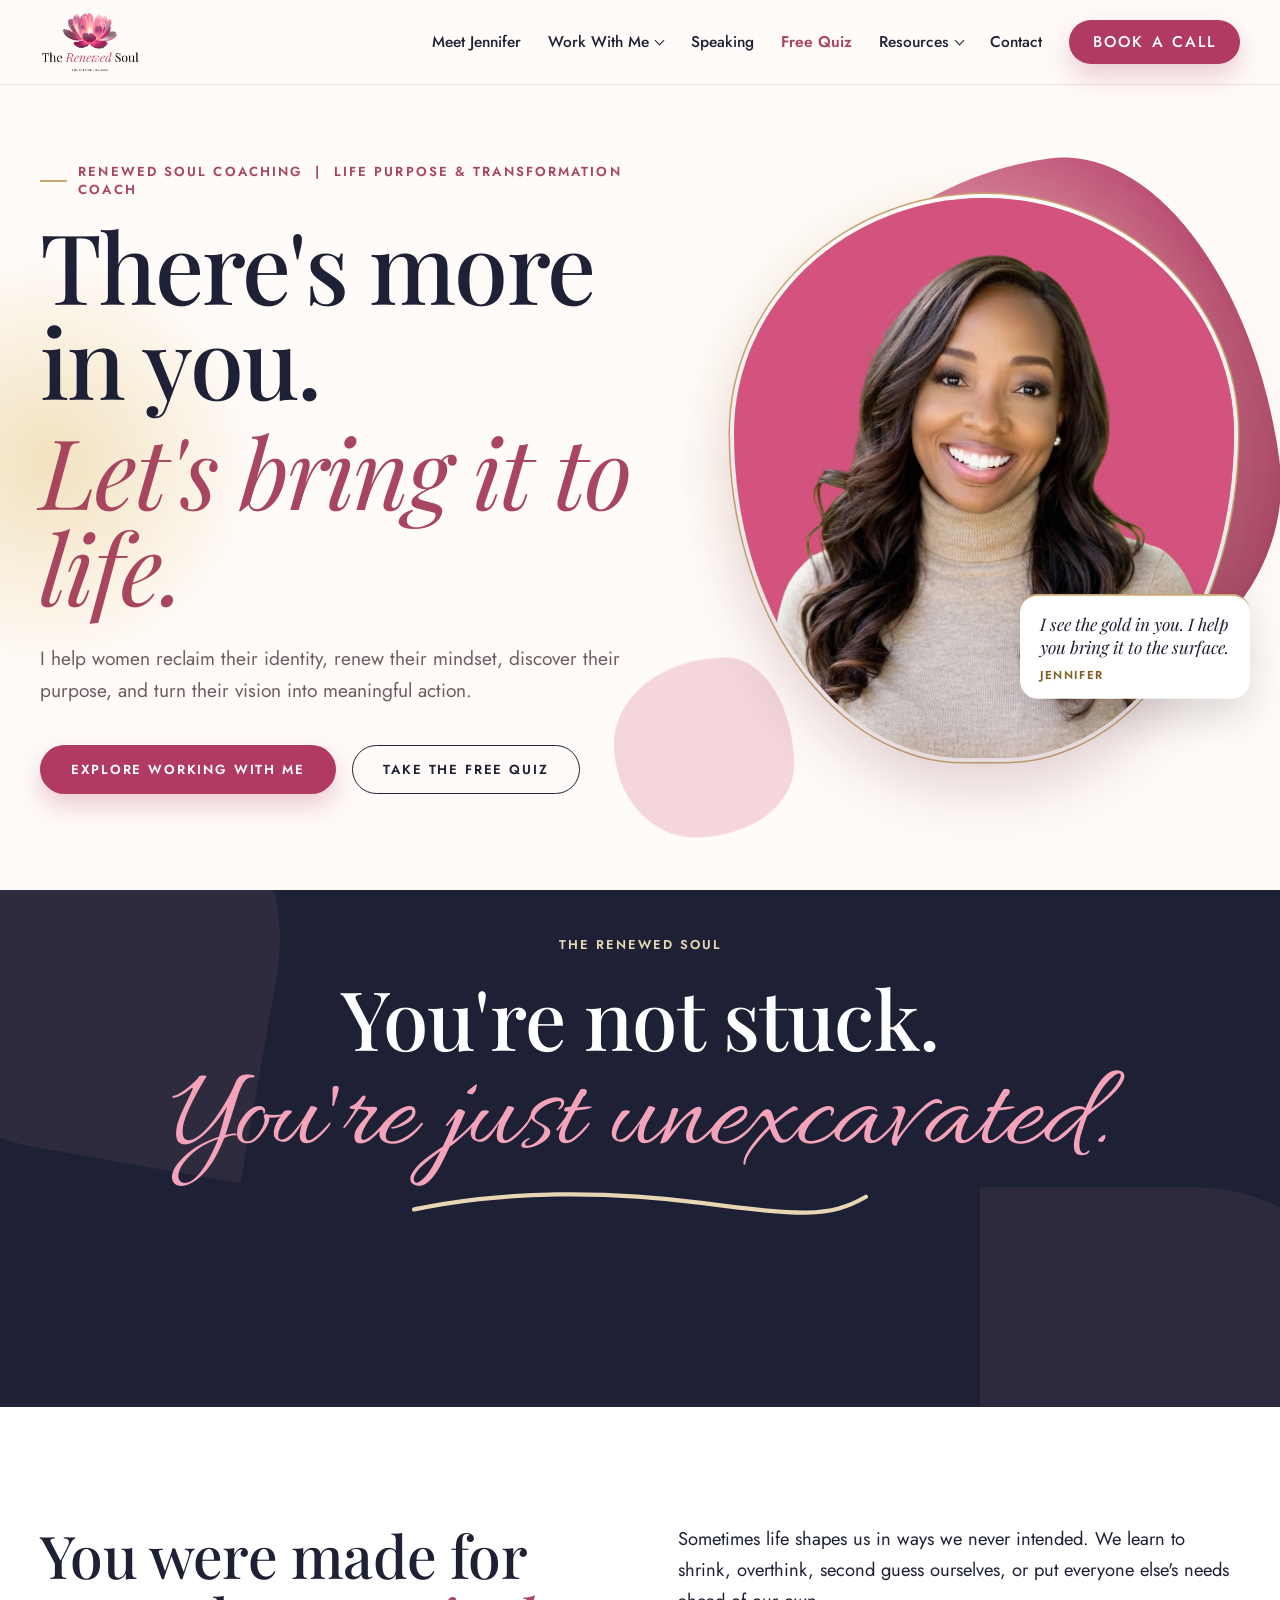
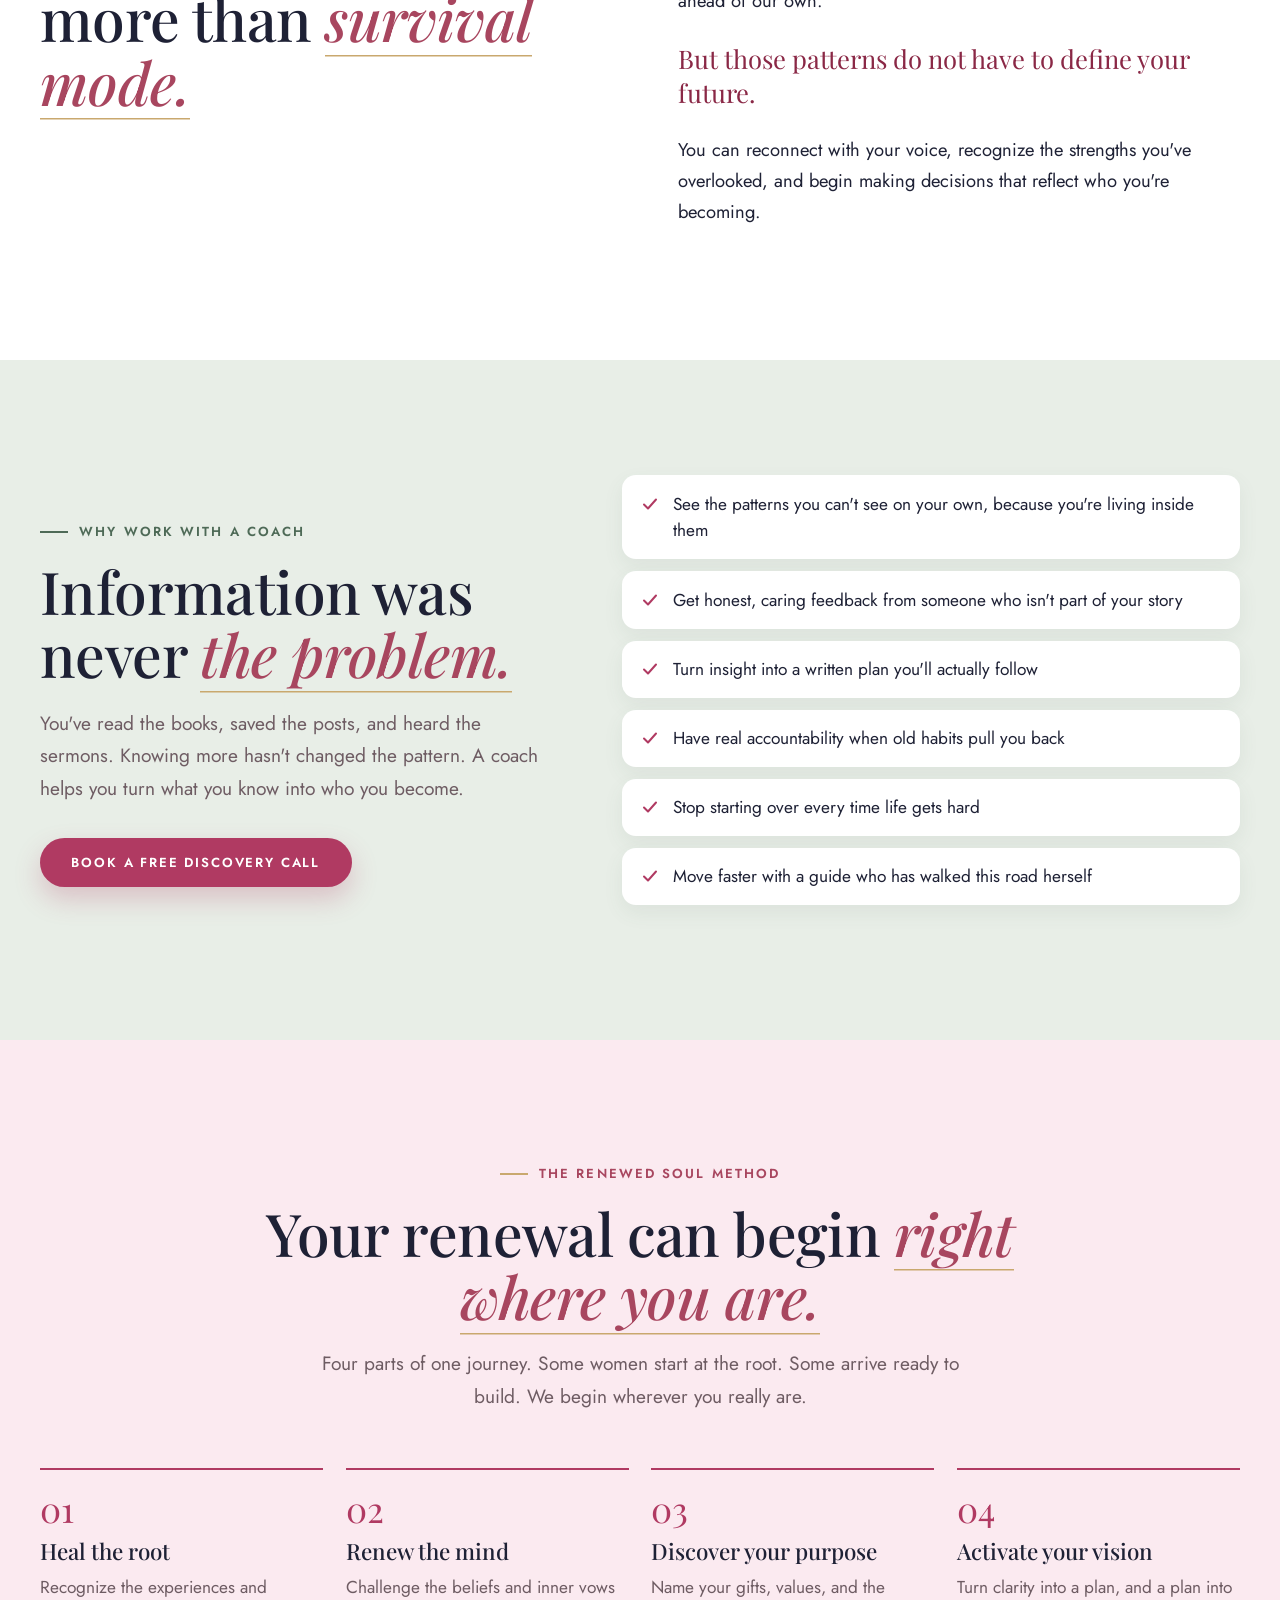
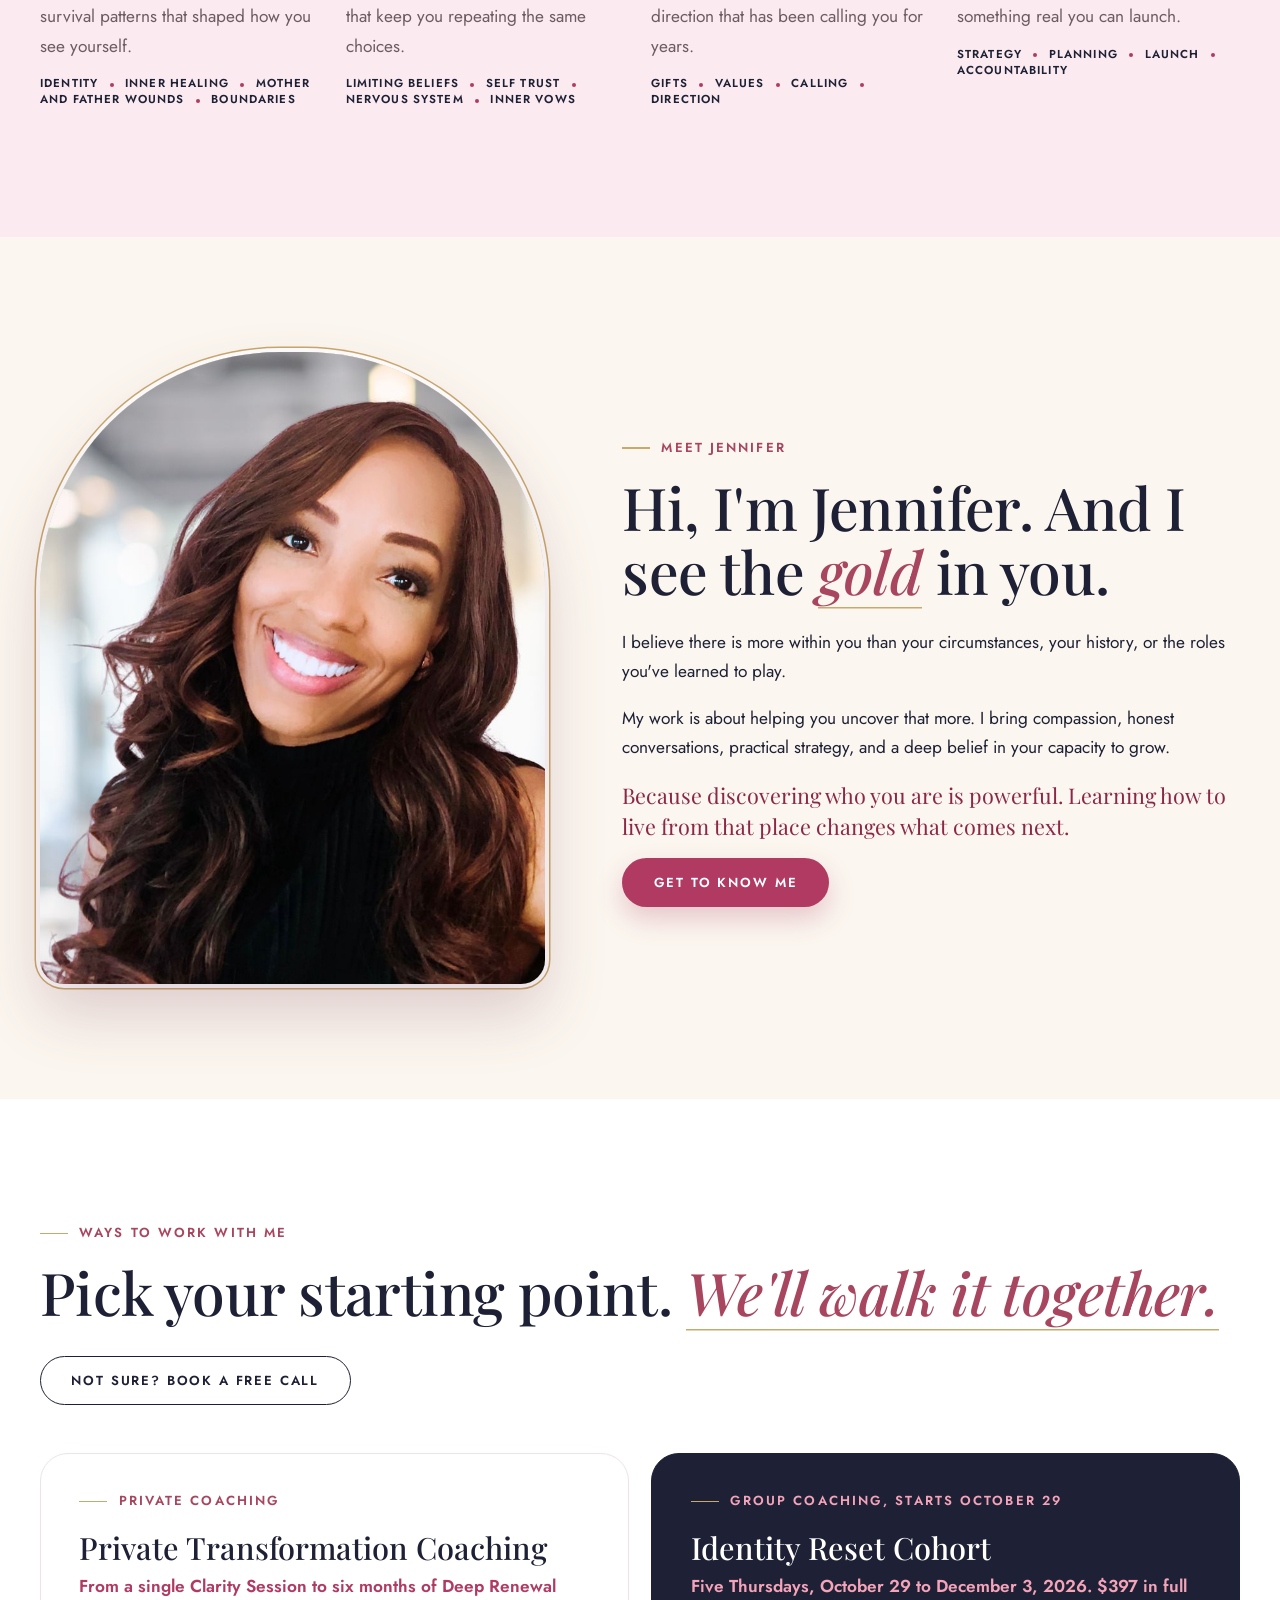
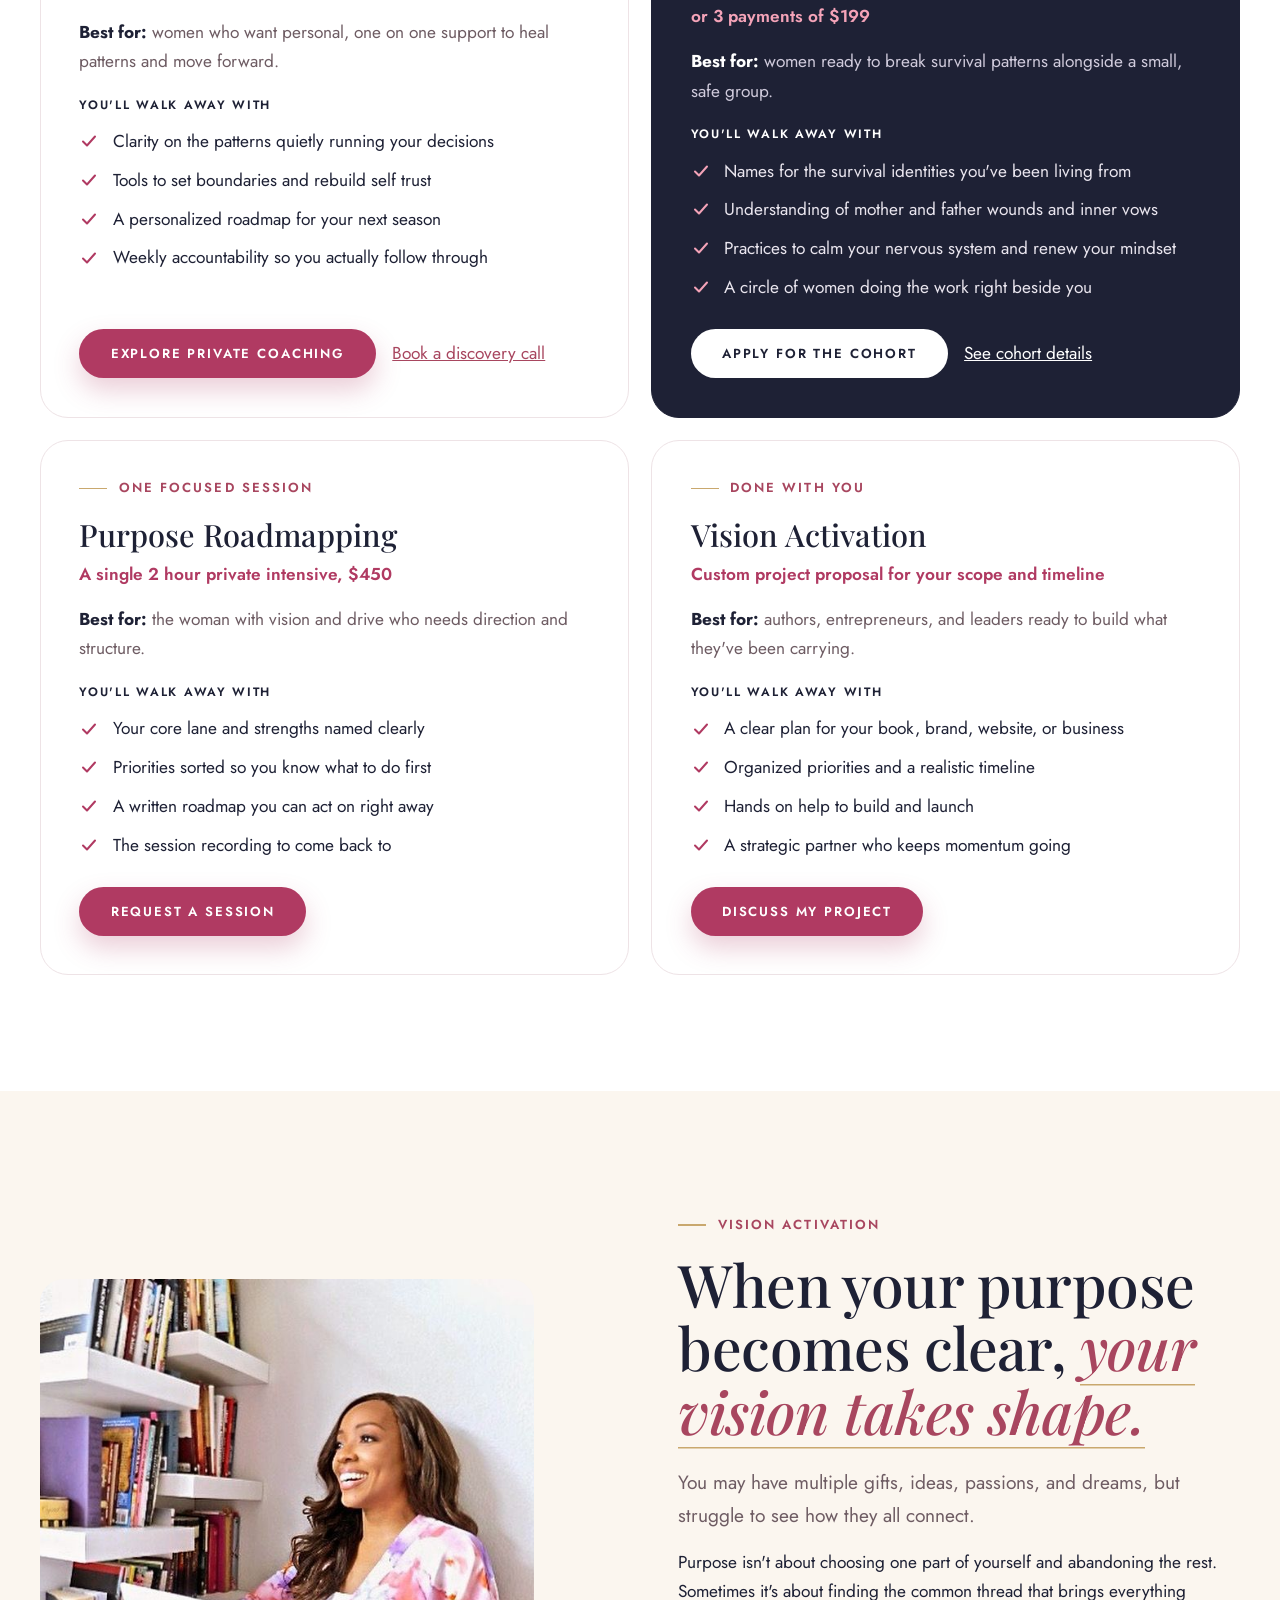
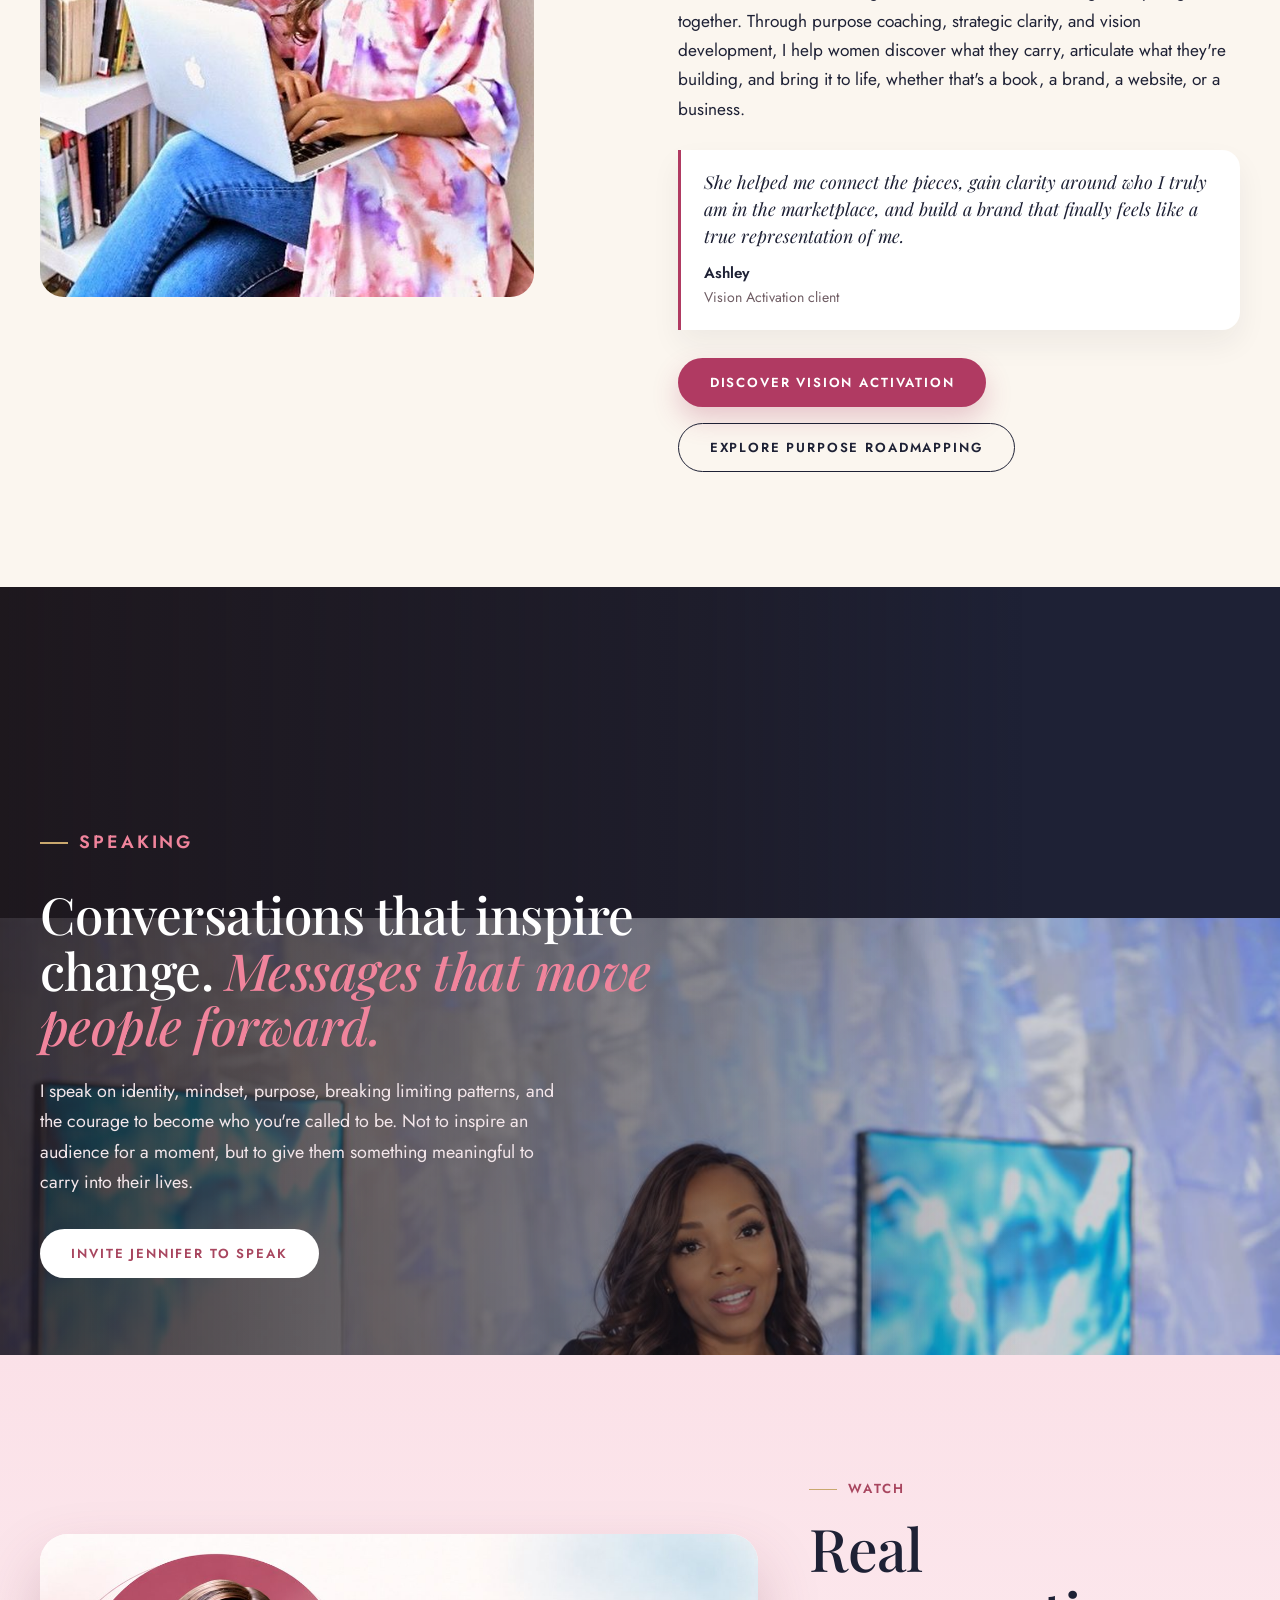
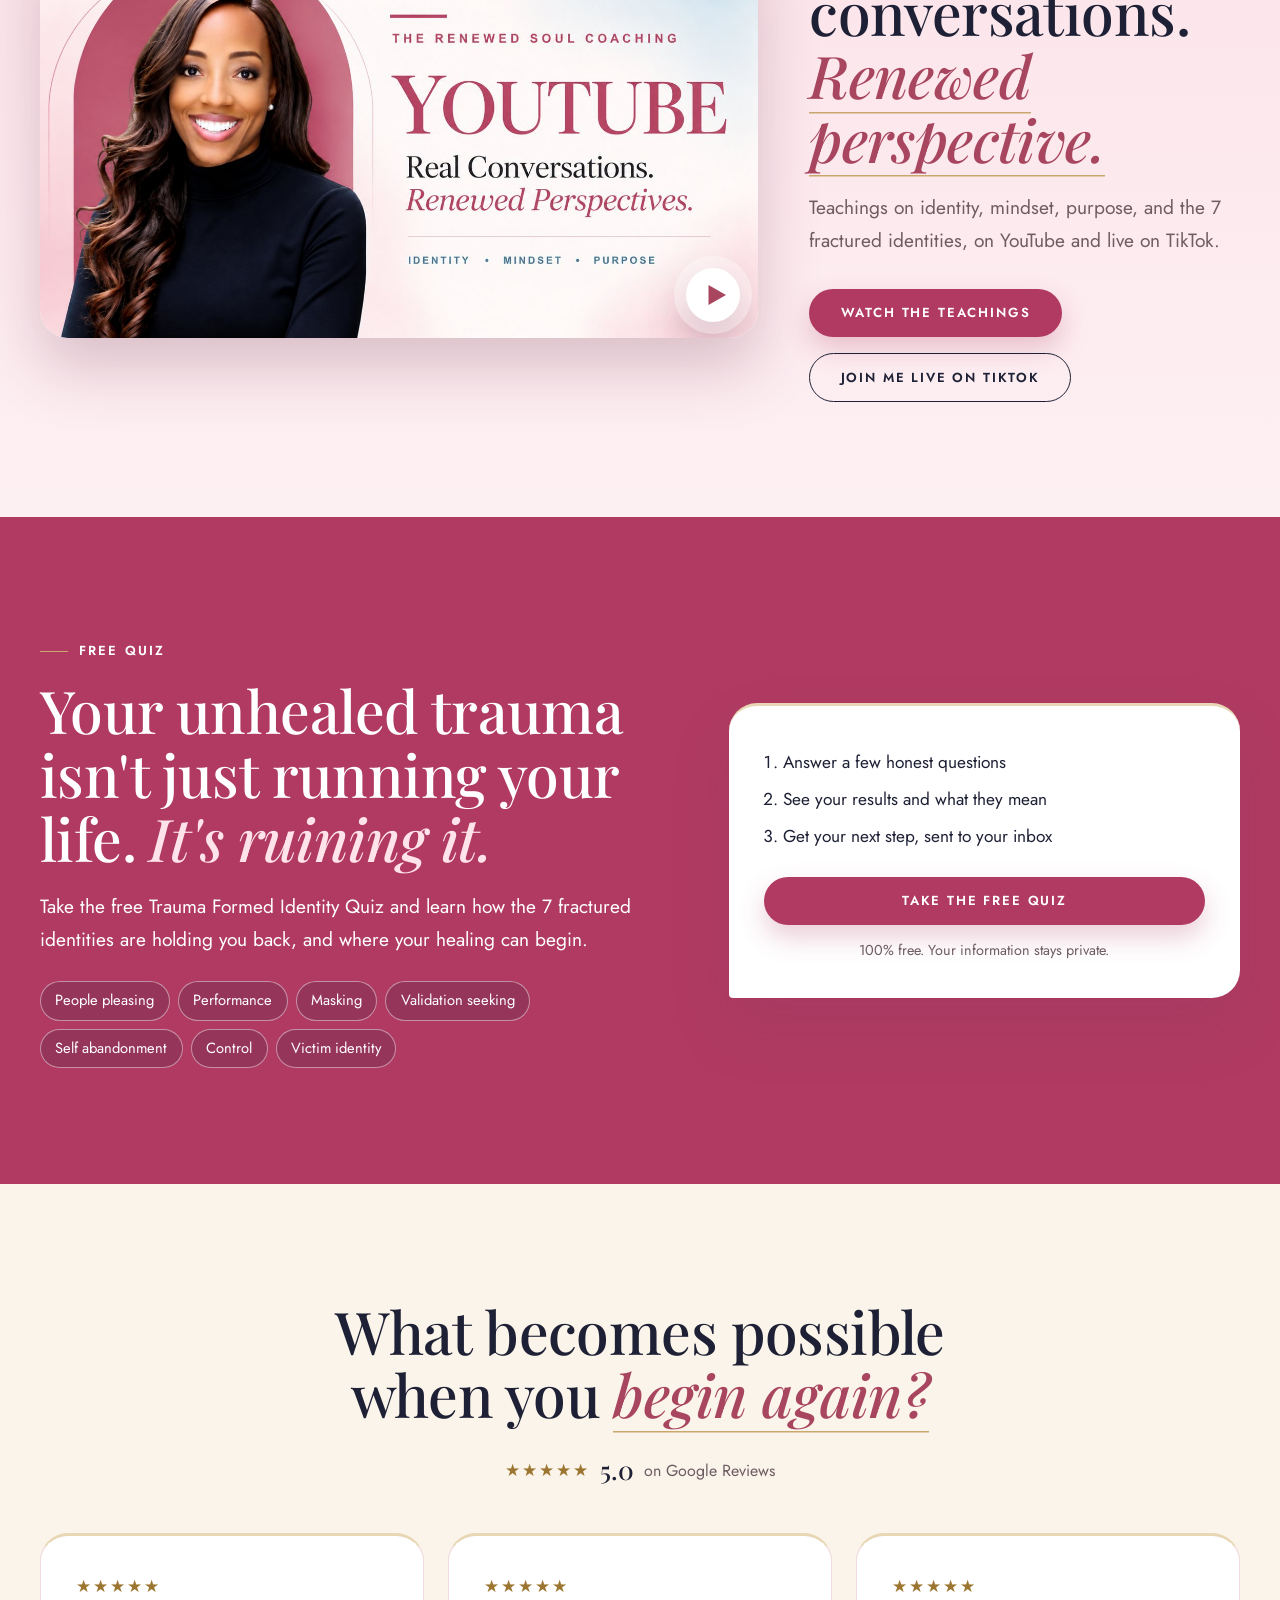
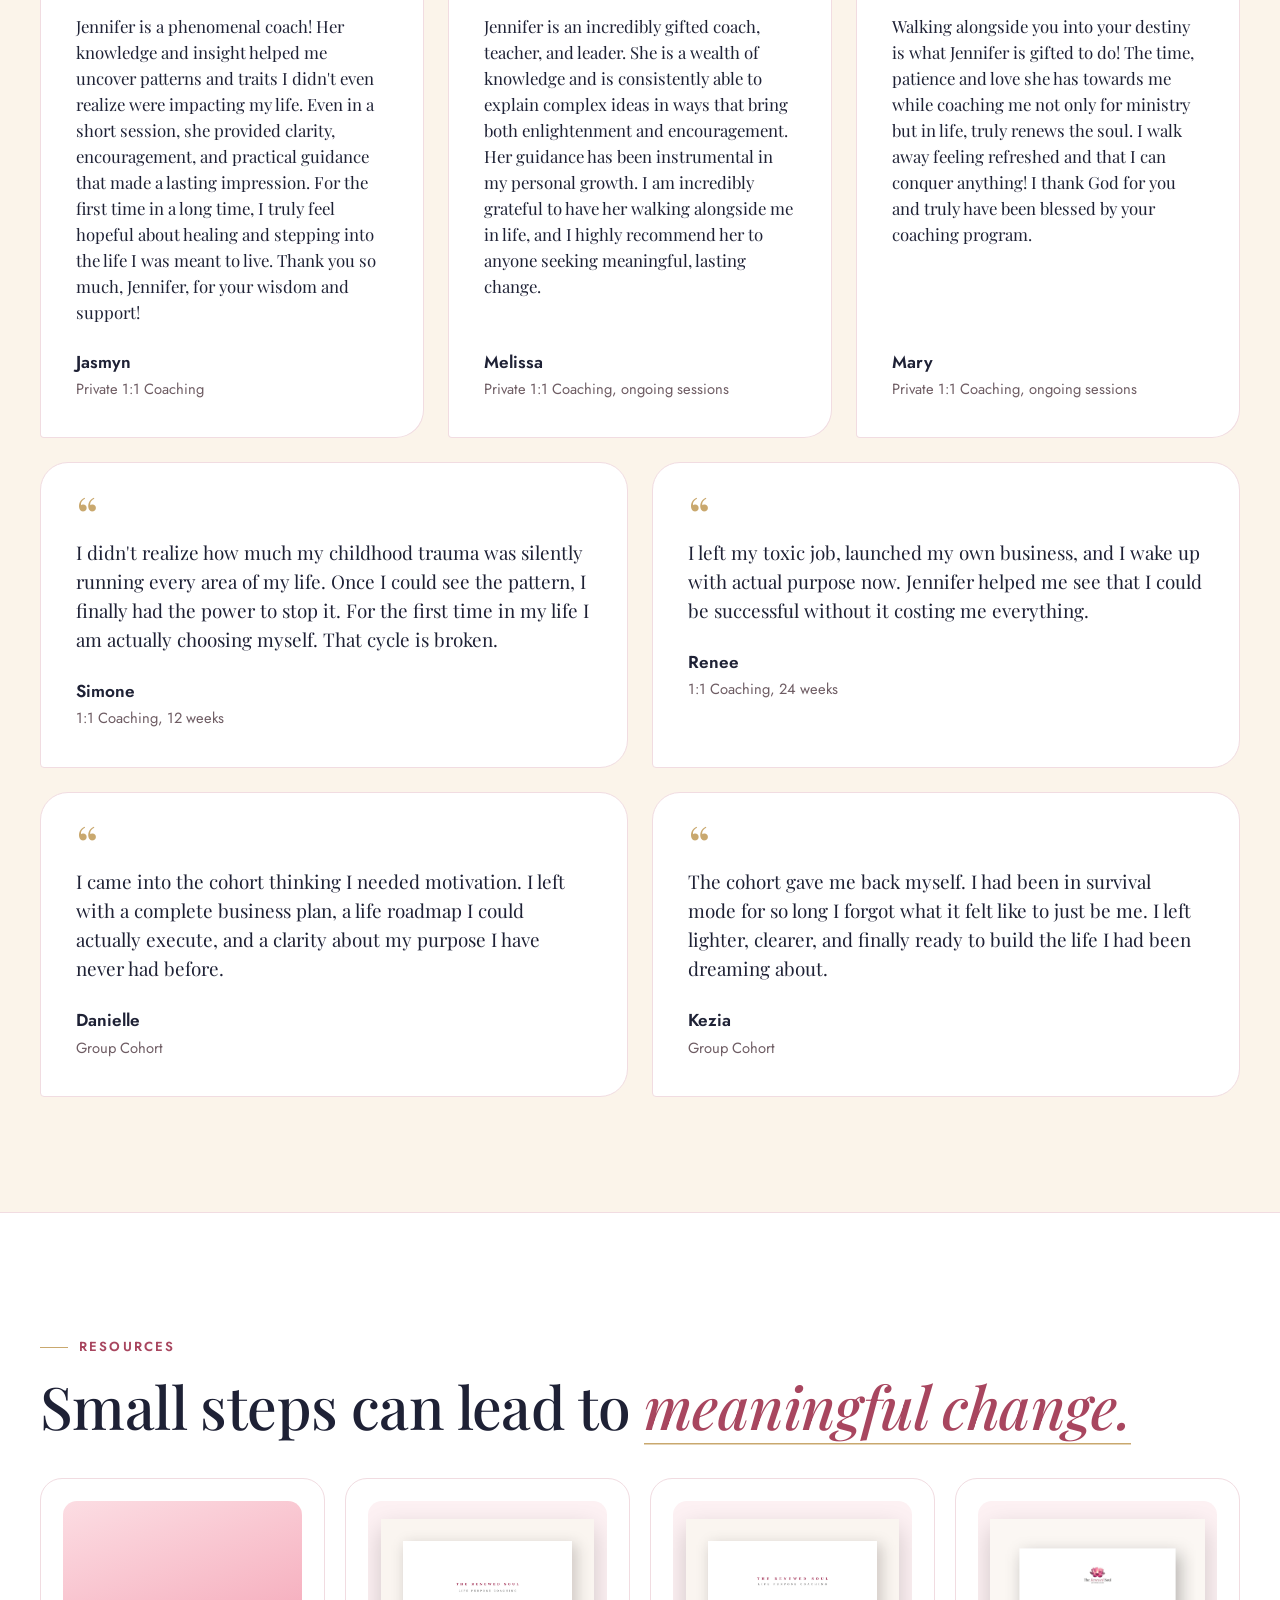
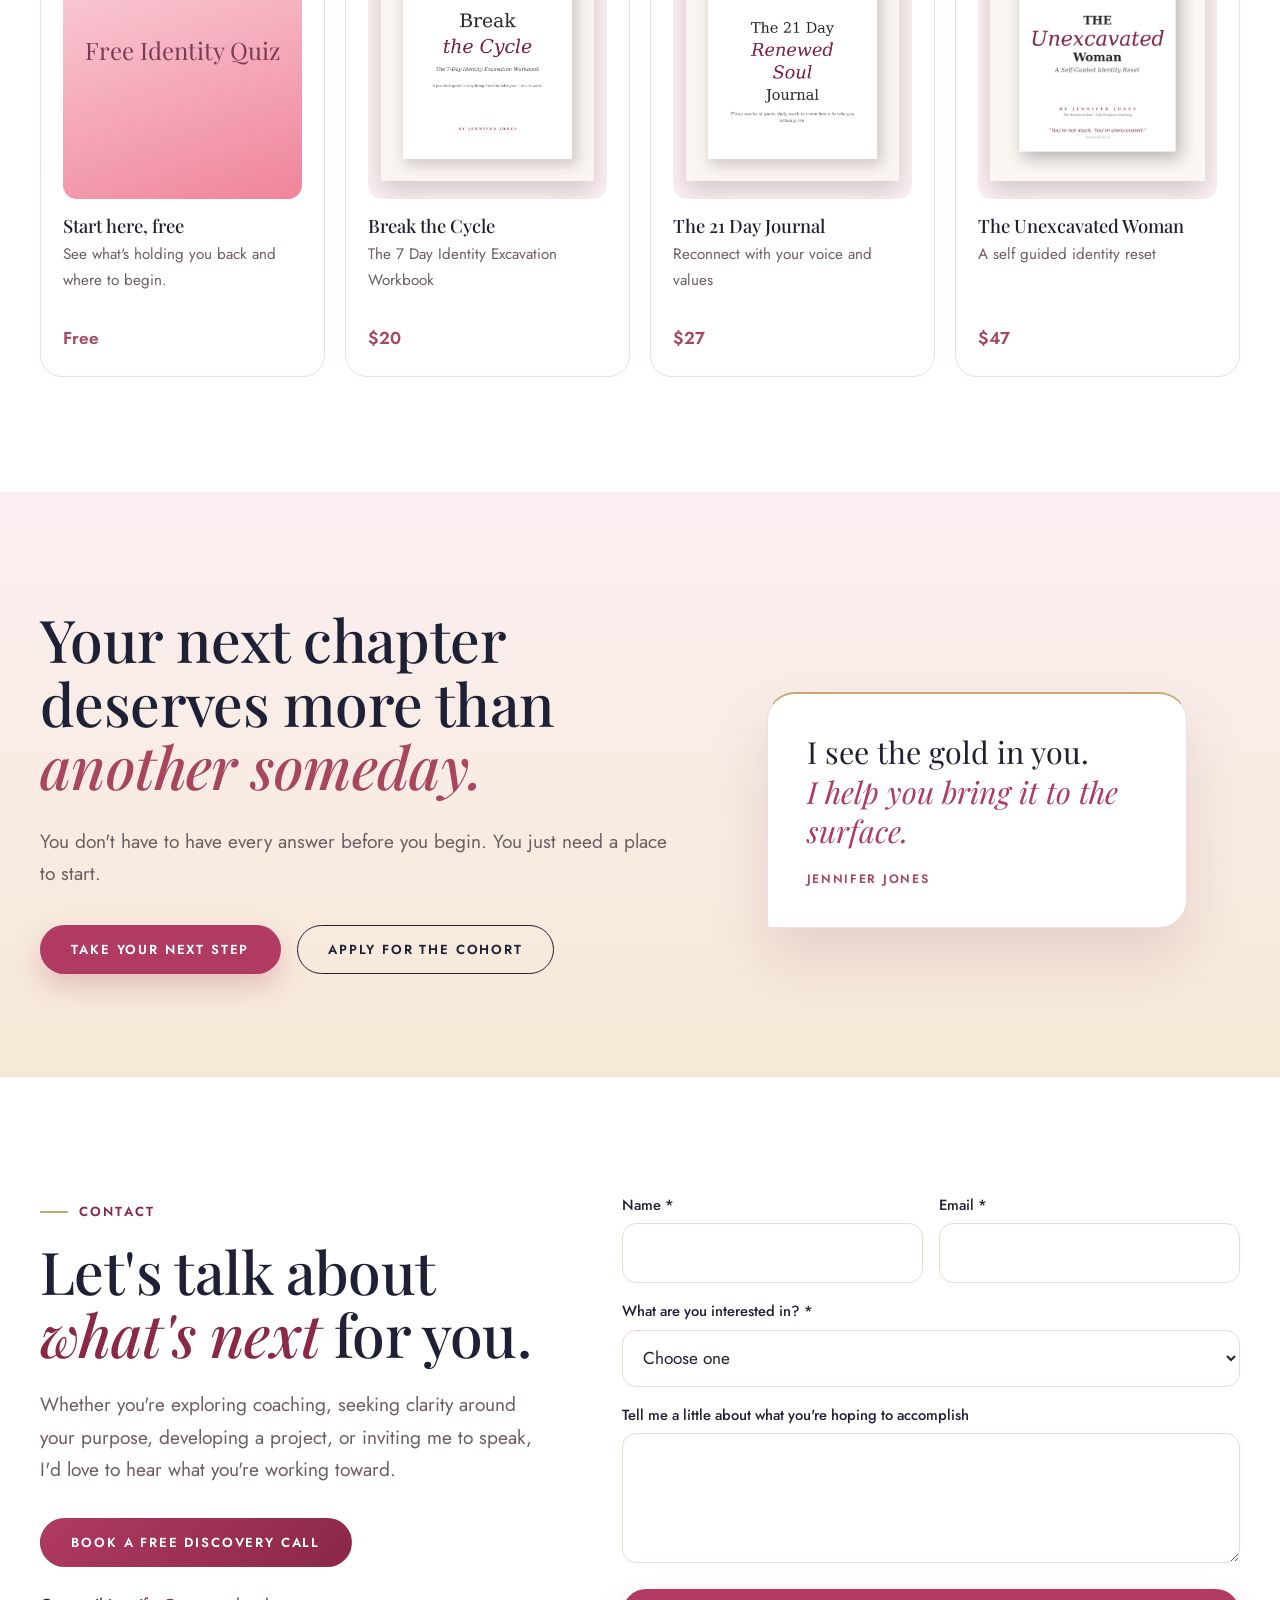
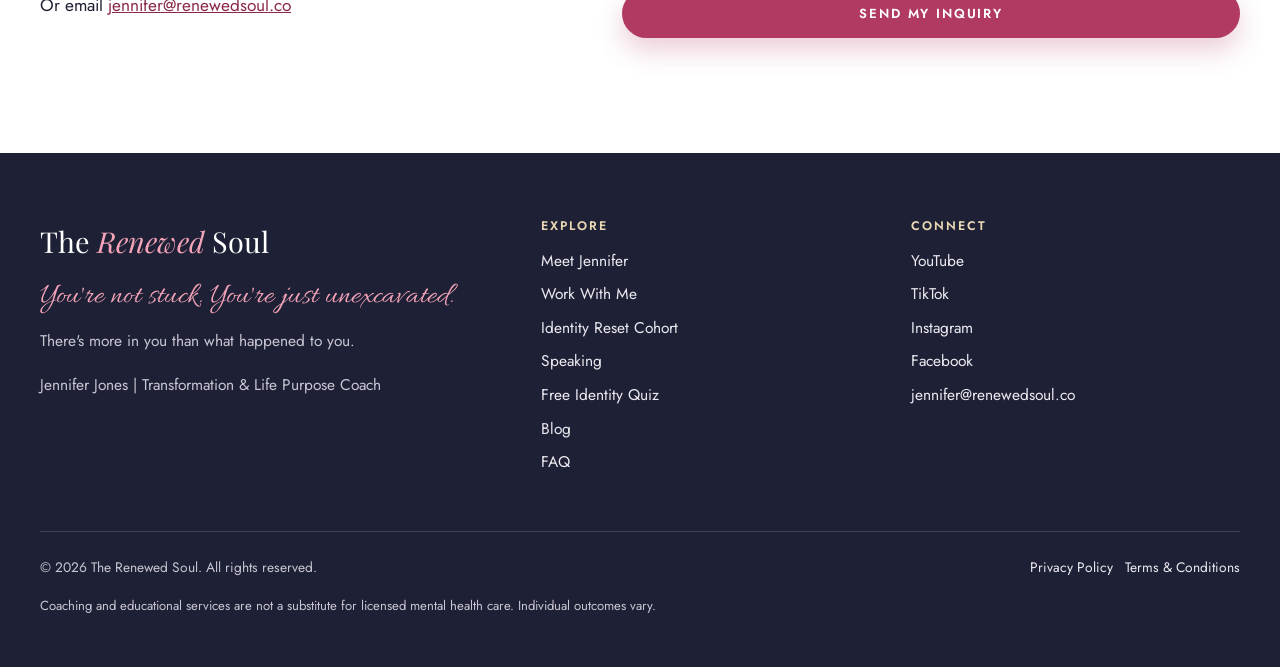
<file: index.html>
<!DOCTYPE html>
<html lang="en">
<head>
<meta charset="UTF-8">
<meta name="viewport" content="width=device-width, initial-scale=1, viewport-fit=cover">
<script>document.documentElement.classList.add('js')</script>
<title>Renewed Soul Coaching | Life Purpose & Transformation Coach</title>
<meta name="description" content="Renewed Soul Coaching offers life purpose and transformation coaching with Jennifer Jones. Heal identity patterns, renew your mindset, and build your vision.">
<meta name="author" content="Jennifer Jones">
<meta name="robots" content="index, follow, max-image-preview:large, max-snippet:-1">
<link rel="canonical" href="https://renewedsoul.co/">
<meta name="theme-color" content="#A8465F">
<meta property="og:type" content="website">
<meta property="og:site_name" content="Renewed Soul Coaching">
<meta property="og:locale" content="en_US">
<meta property="og:url" content="https://renewedsoul.co/">
<meta property="og:title" content="Renewed Soul Coaching | Life Purpose & Transformation Coach">
<meta property="og:description" content="Renewed Soul Coaching offers life purpose and transformation coaching with Jennifer Jones. Heal identity patterns, renew your mindset, and build your vision.">
<meta property="og:image" content="https://renewedsoul.co/images/hero.jpg">
<meta property="og:image:width" content="1000">
<meta property="og:image:height" content="1000">
<meta property="og:image:alt" content="Jennifer Jones, Transformation and Life Purpose Coach, smiling">
<meta name="twitter:card" content="summary_large_image">
<meta name="twitter:title" content="Renewed Soul Coaching | Life Purpose & Transformation Coach">
<meta name="twitter:description" content="Renewed Soul Coaching offers life purpose and transformation coaching with Jennifer Jones. Heal identity patterns, renew your mindset, and build your vision.">
<meta name="twitter:image" content="https://renewedsoul.co/images/hero.jpg">
<meta name="twitter:image:alt" content="Jennifer Jones, Transformation and Life Purpose Coach, smiling">
<link rel="icon" href="logo.png">
<link rel="apple-touch-icon" href="logo.png">
<link rel="sitemap" type="application/xml" href="sitemap.xml">
<script type="application/ld+json">{"@context": "https://schema.org", "@graph": [{"@type": "ProfessionalService", "@id": "https://renewedsoul.co/#business", "name": "Renewed Soul Coaching", "alternateName": ["The Renewed Soul", "Renewed Soul"], "url": "https://renewedsoul.co/", "logo": "https://renewedsoul.co/logo.png", "image": "https://renewedsoul.co/images/hero.jpg", "email": "jennifer@renewedsoul.co", "description": "Transformation and life purpose coaching for women: identity, inner healing, mindset, purpose discovery, vision activation, group cohorts, and speaking.", "founder": {"@id": "https://renewedsoul.co/#jennifer"}, "areaServed": "Worldwide (virtual)", "sameAs": ["https://www.instagram.com/therenewedsoulcoaching", "https://www.facebook.com/renewedsoulcoaching", "https://www.tiktok.com/@therenewedsoulcoach", "https://www.youtube.com/channel/UCcUUK5c2Fx3Fn_vhpyp1Ylw", "https://stan.store/renewedsoul"]}, {"@type": "WebSite", "@id": "https://renewedsoul.co/#website", "url": "https://renewedsoul.co/", "name": "Renewed Soul Coaching", "publisher": {"@id": "https://renewedsoul.co/#business"}, "alternateName": ["The Renewed Soul", "renewedsoul.co"]}, {"@type": "Person", "@id": "https://renewedsoul.co/#jennifer", "name": "Jennifer Jones", "jobTitle": "Transformation & Life Purpose Coach and Speaker", "url": "https://renewedsoul.co/about.html", "image": "https://renewedsoul.co/images/hero.jpg", "worksFor": {"@id": "https://renewedsoul.co/#business"}, "knowsAbout": ["Identity coaching", "Trauma informed coaching", "Life purpose coaching", "Mindset", "People pleasing", "Self abandonment", "Narcissistic abuse recovery", "Business launch strategy", "Public speaking"], "sameAs": ["https://www.instagram.com/therenewedsoulcoaching", "https://www.facebook.com/renewedsoulcoaching", "https://www.tiktok.com/@therenewedsoulcoach", "https://www.youtube.com/channel/UCcUUK5c2Fx3Fn_vhpyp1Ylw"]}, {"@type": "WebPage", "@id": "https://renewedsoul.co/#webpage", "url": "https://renewedsoul.co/", "name": "Renewed Soul Coaching | Life Purpose & Transformation Coach", "description": "Trauma informed life purpose coaching with Jennifer Jones. Heal identity patterns, renew your mindset, find your purpose, and build your vision.", "isPartOf": {"@id": "https://renewedsoul.co/#website"}, "primaryImageOfPage": "https://renewedsoul.co/images/hero.jpg", "inLanguage": "en-US"}]}</script>
<link rel="preconnect" href="https://fonts.googleapis.com"><link rel="preconnect" href="https://fonts.gstatic.com" crossorigin>
<link href="https://fonts.googleapis.com/css2?family=Playfair+Display:ital,wght@0,400..800;1,400..700&family=Jost:wght@400;500;600&family=Allura&display=swap" rel="stylesheet">
<link rel="stylesheet" href="styles.css?v=20261023a">
</head>
<body data-page="index.html">
<a class="skip" href="#main">Skip to main content</a>
<header>
  <div class="wrap head">
    <a class="brand" href="index.html" aria-label="The Renewed Soul home"><img src="logo-header.png" alt="The Renewed Soul, Life Purpose Coaching"></a>
    <button class="menu" aria-expanded="false" aria-controls="mainnav">Menu</button>
    <nav class="main" id="mainnav" aria-label="Main">
      <a href="about.html">Meet Jennifer</a>
      <div class="dd"><a href="services.html">Work With Me</a>
        <ul><li><a href="services.html#signature">Private Coaching</a></li><li><a href="services.html#cohort">Identity Reset Cohort</a></li><li><a href="services.html#roadmap">Purpose Roadmapping</a></li><li><a href="services.html#vision">Vision Activation</a></li></ul></div>
      <a href="speaking.html">Speaking</a>
      <a class="quiz-link" href="quiz.html">Free Quiz</a>
      <div class="dd"><a href="index.html#resources">Resources</a>
        <ul><li><a href="#youtube" data-yt-open>Videos</a></li><li><a href="blog.html">Blog</a></li><li><a href="services.html#digital">Workbooks and Journals</a></li><li><a href="faq.html">FAQ</a></li></ul></div>
      <a href="index.html#contact">Contact</a>
      <a class="btn btn-rose" href="https://calendly.com/jennifer-renewedsoul/15min">Book a Call</a>
    </nav>
  </div>
</header>
<main id="main">

<section class="hero" id="top">
  <div class="blob a parallax" data-speed="0.18"></div><div class="blob b parallax" data-speed="-0.12"></div>
  <div class="wrap hero-grid">
    <div>
      <p class="kicker">Renewed Soul Coaching &nbsp;|&nbsp; Life Purpose &amp; Transformation Coach</p>
      <h1>There's more in you. <em>Let's bring it to life.</em></h1>
      <p class="lede">I help women reclaim their identity, renew their mindset, discover their purpose, and turn their vision into meaningful action.</p>
      <div class="ctas"><a class="btn btn-rose" href="services.html">Explore working with me</a><a class="btn btn-line" href="quiz.html">Take the free quiz</a></div>
    </div>
    <div class="petal-frame">
      <span class="light" aria-hidden="true"></span><img src="images/hero.jpg" width="1000" height="1000" alt="Jennifer Jones smiling in a cream turtleneck" fetchpriority="high">
      <p class="hero-note parallax" data-speed="-0.08">I see the gold in you. I help you bring it to the surface.<small>Jennifer</small></p>
    </div>
  </div>
</section>

<section class="signature">
  <div class="wrap"><h2 class="parallax" data-speed="-0.1"><span class="tag-small">The Renewed Soul</span>You're not stuck. <em class="script">You're just unexcavated.<svg class="swash" viewBox="0 0 220 18" aria-hidden="true" focusable="false"><path d="M3 12 C 45 3, 95 3, 140 9 S 200 16, 217 6" fill="none" stroke="currentColor" stroke-width="2" stroke-linecap="round"/></svg></em></h2></div>
</section>

<section class="connect bg-white">
  <div class="wrap connect-grid">
    <h2 data-reveal="left">You were made for more than <em>survival mode.</em></h2>
    <div data-reveal="right">
      <p>Sometimes life shapes us in ways we never intended. We learn to shrink, overthink, second guess ourselves, or put everyone else's needs ahead of our own.</p>
      <p class="big">But those patterns do not have to define your future.</p>
      <p>You can reconnect with your voice, recognize the strengths you've overlooked, and begin making decisions that reflect who you're becoming.</p>
    </div>
  </div>
</section>

<section class="bg-sage why" id="why">
  <div class="wrap two-why">
    <div data-reveal="left">
      <p class="kicker">Why work with a coach</p>
      <h2>Information was never <em>the problem.</em></h2>
      <p class="lede" style="margin-top:1.3rem">You've read the books, saved the posts, and heard the sermons. Knowing more hasn't changed the pattern. A coach helps you turn what you know into who you become.</p>
      <a class="btn btn-rose" href="https://calendly.com/jennifer-renewedsoul/15min" style="margin-top:1rem">Book a free discovery call</a>
    </div>
    <div data-reveal="right"><ul class="checks"><li><svg viewBox="0 0 20 20" aria-hidden="true"><path d="M4 10.5l4 4 8-9" fill="none" stroke="currentColor" stroke-width="2" stroke-linecap="round" stroke-linejoin="round"/></svg><span>See the patterns you can't see on your own, because you're living inside them</span></li><li><svg viewBox="0 0 20 20" aria-hidden="true"><path d="M4 10.5l4 4 8-9" fill="none" stroke="currentColor" stroke-width="2" stroke-linecap="round" stroke-linejoin="round"/></svg><span>Get honest, caring feedback from someone who isn't part of your story</span></li><li><svg viewBox="0 0 20 20" aria-hidden="true"><path d="M4 10.5l4 4 8-9" fill="none" stroke="currentColor" stroke-width="2" stroke-linecap="round" stroke-linejoin="round"/></svg><span>Turn insight into a written plan you'll actually follow</span></li><li><svg viewBox="0 0 20 20" aria-hidden="true"><path d="M4 10.5l4 4 8-9" fill="none" stroke="currentColor" stroke-width="2" stroke-linecap="round" stroke-linejoin="round"/></svg><span>Have real accountability when old habits pull you back</span></li><li><svg viewBox="0 0 20 20" aria-hidden="true"><path d="M4 10.5l4 4 8-9" fill="none" stroke="currentColor" stroke-width="2" stroke-linecap="round" stroke-linejoin="round"/></svg><span>Stop starting over every time life gets hard</span></li><li><svg viewBox="0 0 20 20" aria-hidden="true"><path d="M4 10.5l4 4 8-9" fill="none" stroke="currentColor" stroke-width="2" stroke-linecap="round" stroke-linejoin="round"/></svg><span>Move faster with a guide who has walked this road herself</span></li></ul></div>
  </div>
</section>

<section class="bg-blush method" id="areas">
  <div class="wrap">
    <div class="areas-head" data-reveal><p class="kicker">The Renewed Soul Method</p><h2>Your renewal can begin <em>right where you are.</em></h2><p class="lede" style="margin:1.2rem auto 0">Four parts of one journey. Some women start at the root. Some arrive ready to build. We begin wherever you really are.</p></div>
    <div class="m-steps">
      <article data-reveal data-delay="0"><span class="m-n">01</span><h3>Heal the root</h3><p>Recognize the experiences and survival patterns that shaped how you see yourself.</p><p class="m-tags">Identity <i></i> Inner healing <i></i> Mother and father wounds <i></i> Boundaries</p></article>
      <article data-reveal data-delay="120"><span class="m-n">02</span><h3>Renew the mind</h3><p>Challenge the beliefs and inner vows that keep you repeating the same choices.</p><p class="m-tags">Limiting beliefs <i></i> Self trust <i></i> Nervous system <i></i> Inner vows</p></article>
      <article data-reveal data-delay="240"><span class="m-n">03</span><h3>Discover your purpose</h3><p>Name your gifts, values, and the direction that has been calling you for years.</p><p class="m-tags">Gifts <i></i> Values <i></i> Calling <i></i> Direction</p></article>
      <article data-reveal data-delay="360"><span class="m-n">04</span><h3>Activate your vision</h3><p>Turn clarity into a plan, and a plan into something real you can launch.</p><p class="m-tags">Strategy <i></i> Planning <i></i> Launch <i></i> Accountability</p></article>
    </div>
  </div>
</section>

<section class="meet bg-cream" id="meet">
  <div class="wrap meet-grid">
    <div class="meet-photo" data-reveal="left"><img src="images/meet.jpg" width="1000" height="1000" alt="Jennifer Jones smiling in a black top"></div>
    <div data-reveal="right">
      <p class="kicker">Meet Jennifer</p>
      <h2>Hi, I'm Jennifer. And I see the <em>gold</em> in you.</h2>
      <p>I believe there is more within you than your circumstances, your history, or the roles you've learned to play.</p>
      <p>My work is about helping you uncover that more. I bring compassion, honest conversations, practical strategy, and a deep belief in your capacity to grow.</p>
      <p class="closing">Because discovering who you are is powerful. Learning how to live from that place changes what comes next.</p>
      <a class="btn btn-rose" href="about.html">Get to know me</a>
    </div>
  </div>
</section>

<section class="bg-white offers-sec" id="work">
  <div class="wrap">
    <div class="ways-head" data-reveal><div><p class="kicker">Ways to work with me</p><h2>Pick your starting point. <em>We'll walk it together.</em></h2></div><a class="btn btn-line" href="https://calendly.com/jennifer-renewedsoul/15min">Not sure? Book a free call</a></div>
    <div class="offers">
      <article class="offer " data-reveal><p class="kicker">Private coaching</p><h3>Private Transformation Coaching</h3><p class="o-meta">From a single Clarity Session to six months of Deep Renewal</p><p class="o-best"><strong>Best for:</strong> women who want personal, one on one support to heal patterns and move forward.</p><p class="o-walk">You'll walk away with</p><ul class="checks"><li><svg viewBox="0 0 20 20" aria-hidden="true"><path d="M4 10.5l4 4 8-9" fill="none" stroke="currentColor" stroke-width="2" stroke-linecap="round" stroke-linejoin="round"/></svg><span>Clarity on the patterns quietly running your decisions</span></li><li><svg viewBox="0 0 20 20" aria-hidden="true"><path d="M4 10.5l4 4 8-9" fill="none" stroke="currentColor" stroke-width="2" stroke-linecap="round" stroke-linejoin="round"/></svg><span>Tools to set boundaries and rebuild self trust</span></li><li><svg viewBox="0 0 20 20" aria-hidden="true"><path d="M4 10.5l4 4 8-9" fill="none" stroke="currentColor" stroke-width="2" stroke-linecap="round" stroke-linejoin="round"/></svg><span>A personalized roadmap for your next season</span></li><li><svg viewBox="0 0 20 20" aria-hidden="true"><path d="M4 10.5l4 4 8-9" fill="none" stroke="currentColor" stroke-width="2" stroke-linecap="round" stroke-linejoin="round"/></svg><span>Weekly accountability so you actually follow through</span></li></ul><div class="o-cta"><a class="btn btn-rose" href="services.html#signature">Explore private coaching</a><a class="textlink" href="https://calendly.com/jennifer-renewedsoul/15min">Book a discovery call</a></div></article>
      <article class="offer dark" data-reveal><p class="kicker">Group coaching, starts October 29</p><h3>Identity Reset Cohort</h3><p class="o-meta">Five Thursdays, October 29 to December 3, 2026. $397 in full or 3 payments of $199</p><p class="o-best"><strong>Best for:</strong> women ready to break survival patterns alongside a small, safe group.</p><p class="o-walk">You'll walk away with</p><ul class="checks"><li><svg viewBox="0 0 20 20" aria-hidden="true"><path d="M4 10.5l4 4 8-9" fill="none" stroke="currentColor" stroke-width="2" stroke-linecap="round" stroke-linejoin="round"/></svg><span>Names for the survival identities you've been living from</span></li><li><svg viewBox="0 0 20 20" aria-hidden="true"><path d="M4 10.5l4 4 8-9" fill="none" stroke="currentColor" stroke-width="2" stroke-linecap="round" stroke-linejoin="round"/></svg><span>Understanding of mother and father wounds and inner vows</span></li><li><svg viewBox="0 0 20 20" aria-hidden="true"><path d="M4 10.5l4 4 8-9" fill="none" stroke="currentColor" stroke-width="2" stroke-linecap="round" stroke-linejoin="round"/></svg><span>Practices to calm your nervous system and renew your mindset</span></li><li><svg viewBox="0 0 20 20" aria-hidden="true"><path d="M4 10.5l4 4 8-9" fill="none" stroke="currentColor" stroke-width="2" stroke-linecap="round" stroke-linejoin="round"/></svg><span>A circle of women doing the work right beside you</span></li></ul><div class="o-cta"><a class="btn btn-light" href="https://forms.gle/mDTVDYQPwBwB2Vpw5">Apply for the cohort</a><a class="textlink" href="services.html#cohort">See cohort details</a></div></article>
      <article class="offer " data-reveal><p class="kicker">One focused session</p><h3>Purpose Roadmapping</h3><p class="o-meta">A single 2 hour private intensive, $450</p><p class="o-best"><strong>Best for:</strong> the woman with vision and drive who needs direction and structure.</p><p class="o-walk">You'll walk away with</p><ul class="checks"><li><svg viewBox="0 0 20 20" aria-hidden="true"><path d="M4 10.5l4 4 8-9" fill="none" stroke="currentColor" stroke-width="2" stroke-linecap="round" stroke-linejoin="round"/></svg><span>Your core lane and strengths named clearly</span></li><li><svg viewBox="0 0 20 20" aria-hidden="true"><path d="M4 10.5l4 4 8-9" fill="none" stroke="currentColor" stroke-width="2" stroke-linecap="round" stroke-linejoin="round"/></svg><span>Priorities sorted so you know what to do first</span></li><li><svg viewBox="0 0 20 20" aria-hidden="true"><path d="M4 10.5l4 4 8-9" fill="none" stroke="currentColor" stroke-width="2" stroke-linecap="round" stroke-linejoin="round"/></svg><span>A written roadmap you can act on right away</span></li><li><svg viewBox="0 0 20 20" aria-hidden="true"><path d="M4 10.5l4 4 8-9" fill="none" stroke="currentColor" stroke-width="2" stroke-linecap="round" stroke-linejoin="round"/></svg><span>The session recording to come back to</span></li></ul><div class="o-cta"><a class="btn btn-rose" href="services.html#roadmap">Request a session</a></div></article>
      <article class="offer " data-reveal><p class="kicker">Done with you</p><h3>Vision Activation</h3><p class="o-meta">Custom project proposal for your scope and timeline</p><p class="o-best"><strong>Best for:</strong> authors, entrepreneurs, and leaders ready to build what they've been carrying.</p><p class="o-walk">You'll walk away with</p><ul class="checks"><li><svg viewBox="0 0 20 20" aria-hidden="true"><path d="M4 10.5l4 4 8-9" fill="none" stroke="currentColor" stroke-width="2" stroke-linecap="round" stroke-linejoin="round"/></svg><span>A clear plan for your book, brand, website, or business</span></li><li><svg viewBox="0 0 20 20" aria-hidden="true"><path d="M4 10.5l4 4 8-9" fill="none" stroke="currentColor" stroke-width="2" stroke-linecap="round" stroke-linejoin="round"/></svg><span>Organized priorities and a realistic timeline</span></li><li><svg viewBox="0 0 20 20" aria-hidden="true"><path d="M4 10.5l4 4 8-9" fill="none" stroke="currentColor" stroke-width="2" stroke-linecap="round" stroke-linejoin="round"/></svg><span>Hands on help to build and launch</span></li><li><svg viewBox="0 0 20 20" aria-hidden="true"><path d="M4 10.5l4 4 8-9" fill="none" stroke="currentColor" stroke-width="2" stroke-linecap="round" stroke-linejoin="round"/></svg><span>A strategic partner who keeps momentum going</span></li></ul><div class="o-cta"><a class="btn btn-rose" href="services.html#vision">Discuss my project</a></div></article>
    </div>
  </div>
</section>

<section class="vision bg-cream" id="vision">
  <div class="wrap vision-grid">
    <div class="vision-photos" data-reveal="left"><img class="a" src="images/vision.jpg" width="640" height="756" alt="Jennifer typing on a laptop beside her bookshelves" style="width:88%"></div>
    <div data-reveal="right">
      <p class="kicker">Vision Activation</p>
      <h2>When your purpose becomes clear, <em>your vision takes shape.</em></h2>
      <p class="lede" style="margin:1.5rem 0 1rem">You may have multiple gifts, ideas, passions, and dreams, but struggle to see how they all connect.</p>
      <p>Purpose isn't about choosing one part of yourself and abandoning the rest. Sometimes it's about finding the common thread that brings everything together. Through purpose coaching, strategic clarity, and vision development, I help women discover what they carry, articulate what they're building, and bring it to life, whether that's a book, a brand, a website, or a business.</p>
      <figure class="pullq"><blockquote>She helped me connect the pieces, gain clarity around who I truly am in the marketplace, and build a brand that finally feels like a true representation of me.</blockquote><figcaption>Ashley<span>Vision Activation client</span></figcaption></figure>
      <div class="ctas"><a class="btn btn-rose" href="services.html#vision">Discover Vision Activation</a><a class="btn btn-line" href="services.html#roadmap">Explore Purpose Roadmapping</a></div>
    </div>
  </div>
</section>

<section class="speak" id="speaking">
  <img class="parallax" data-speed="0.06" data-scale="1.22" src="images/speak.jpg" width="1556" height="1011" alt="Jennifer Jones speaking at a podium on stage">
  <div class="over"><div class="wrap" data-reveal="left">
    <p class="kicker" style="color:var(--petal)">Speaking</p>
    <h2>Conversations that inspire change. <em>Messages that move people forward.</em></h2>
    <p>I speak on identity, mindset, purpose, breaking limiting patterns, and the courage to become who you're called to be. Not to inspire an audience for a moment, but to give them something meaningful to carry into their lives.</p>
    <a class="btn btn-white" href="speaking.html">Invite Jennifer to speak</a>
  </div></div>
</section>

<section class="teach" id="watch">
  <div class="wrap">
    <div class="watch-grid">
      <a class="feature-video has-img" href="#youtube" data-yt-open data-reveal="zoom" aria-label="Watch The Renewed Soul on YouTube"><img src="youtube.jpg" loading="lazy" decoding="async" width="1400" height="788" alt="The Renewed Soul Coaching on YouTube: Real Conversations. Renewed Perspectives. Identity, mindset, purpose."><span class="play"><svg viewBox="0 0 24 24"><path d="M6 4l14 8-14 8z"/></svg></span></a>
      <div data-reveal="right">
        <p class="kicker">Watch</p>
        <h2>Real conversations. <em>Renewed perspective.</em></h2>
        <p class="lede" style="margin-top:1.3rem">Teachings on identity, mindset, purpose, and the 7 fractured identities, on YouTube and live on TikTok.</p>
        <div class="ctas"><a class="btn btn-rose" href="#youtube" data-yt-open>Watch the teachings</a><a class="btn btn-line" href="https://www.tiktok.com/@therenewedsoulcoach">Join me live on TikTok</a></div>
      </div>
    </div>
  </div>
</section>

<section class="quiz-band" id="quiz">
  <div class="wrap quiz-grid">
    <div data-reveal="left">
      <p class="kicker">Free quiz</p>
      <h2>Your unhealed trauma isn't just running your life. <em>It's ruining it.</em></h2>
      <p class="lede" style="margin-top:1.3rem">Take the free Trauma Formed Identity Quiz and learn how the 7 fractured identities are holding you back, and where your healing can begin.</p>
      <div class="qtags"><span>People pleasing</span><span>Performance</span><span>Masking</span><span>Validation seeking</span><span>Self abandonment</span><span>Control</span><span>Victim identity</span></div>
    </div>
    <div class="quiz-card" data-reveal="right">
      <ol><li>Answer a few honest questions</li><li>See your results and what they mean</li><li>Get your next step, sent to your inbox</li></ol>
      <a class="btn btn-rose" href="quiz.html">Take the free quiz</a>
      <small>100% free. Your information stays private.</small>
    </div>
  </div>
</section>

<section class="stories">
  <div class="wrap">
    <h2 data-reveal>What becomes possible when you <em>begin again?</em></h2>
    <div class="g-rating" data-reveal><span class="stars" aria-hidden="true">&#9733;&#9733;&#9733;&#9733;&#9733;</span><strong>5.0</strong><span>on Google Reviews</span></div>
    <div class="quotes three">
      <figure class="q" data-reveal data-delay="0"><span class="stars" aria-label="5 stars">&#9733;&#9733;&#9733;&#9733;&#9733;</span><blockquote>Jennifer is a phenomenal coach! Her knowledge and insight helped me uncover patterns and traits I didn't even realize were impacting my life. Even in a short session, she provided clarity, encouragement, and practical guidance that made a lasting impression. For the first time in a long time, I truly feel hopeful about healing and stepping into the life I was meant to live. Thank you so much, Jennifer, for your wisdom and support!</blockquote><figcaption>Jasmyn<span>Private 1:1 Coaching</span></figcaption></figure>
      <figure class="q" data-reveal data-delay="120"><span class="stars" aria-label="5 stars">&#9733;&#9733;&#9733;&#9733;&#9733;</span><blockquote>Jennifer is an incredibly gifted coach, teacher, and leader. She is a wealth of knowledge and is consistently able to explain complex ideas in ways that bring both enlightenment and encouragement. Her guidance has been instrumental in my personal growth. I am incredibly grateful to have her walking alongside me in life, and I highly recommend her to anyone seeking meaningful, lasting change.</blockquote><figcaption>Melissa<span>Private 1:1 Coaching, ongoing sessions</span></figcaption></figure>
      <figure class="q" data-reveal data-delay="240"><span class="stars" aria-label="5 stars">&#9733;&#9733;&#9733;&#9733;&#9733;</span><blockquote>Walking alongside you into your destiny is what Jennifer is gifted to do! The time, patience and love she has towards me while coaching me not only for ministry but in life, truly renews the soul. I walk away feeling refreshed and that I can conquer anything! I thank God for you and truly have been blessed by your coaching program.</blockquote><figcaption>Mary<span>Private 1:1 Coaching, ongoing sessions</span></figcaption></figure>
    </div>
    <div class="quotes">
      <figure class="q" data-reveal="left"><blockquote>I didn't realize how much my childhood trauma was silently running every area of my life. Once I could see the pattern, I finally had the power to stop it. For the first time in my life I am actually choosing myself. That cycle is broken.</blockquote><figcaption>Simone<span>1:1 Coaching, 12 weeks</span></figcaption></figure>
      <figure class="q" data-reveal="right"><blockquote>I left my toxic job, launched my own business, and I wake up with actual purpose now. Jennifer helped me see that I could be successful without it costing me everything.</blockquote><figcaption>Renee<span>1:1 Coaching, 24 weeks</span></figcaption></figure>
      <figure class="q" data-reveal="left"><blockquote>I came into the cohort thinking I needed motivation. I left with a complete business plan, a life roadmap I could actually execute, and a clarity about my purpose I have never had before.</blockquote><figcaption>Danielle<span>Group Cohort</span></figcaption></figure>
      <figure class="q" data-reveal="right"><blockquote>The cohort gave me back myself. I had been in survival mode for so long I forgot what it felt like to just be me. I left lighter, clearer, and finally ready to build the life I had been dreaming about.</blockquote><figcaption>Kezia<span>Group Cohort</span></figcaption></figure>
    </div>
  </div>
</section>

<section class="res" id="resources">
  <div class="wrap">
    <div data-reveal><p class="kicker">Resources</p><h2>Small steps can lead to <em>meaningful change.</em></h2></div>
    <div class="res-grid">
      <a class="prod" href="quiz.html" data-reveal data-delay="0"><div class="cover free"><span>Free Identity Quiz</span></div><h3>Start here, free</h3><p style="color:var(--muted);font-size:.95rem">See what's holding you back and where to begin.</p><span class="price">Free</span></a>
      <a class="prod" href="https://stan.store/renewedsoul/p/break-the-cycle-workbook-f9pijyvz" data-reveal data-delay="120"><div class="cover"><img src="book-break-the-cycle.png" width="778" height="960" loading="lazy" alt="Break the Cycle workbook cover"></div><h3>Break the Cycle</h3><p style="color:var(--muted);font-size:.95rem">The 7 Day Identity Excavation Workbook</p><span class="price">$20</span></a>
      <a class="prod" href="https://stan.store/renewedsoul/p/get-my-21-day-renewed-soul-journal-now" data-reveal data-delay="240"><div class="cover"><img src="book-21-day-journal.png" width="778" height="960" loading="lazy" alt="21 Day Renewed Soul Journal cover"></div><h3>The 21 Day Journal</h3><p style="color:var(--muted);font-size:.95rem">Reconnect with your voice and values</p><span class="price">$27</span></a>
      <a class="prod" href="https://stan.store/renewedsoul/p/identity-reset-workbook-tkueg3rs" data-reveal data-delay="360"><div class="cover"><img src="book-unexcavated-woman.png" width="778" height="960" loading="lazy" alt="The Unexcavated Woman guide cover"></div><h3>The Unexcavated Woman</h3><p style="color:var(--muted);font-size:.95rem">A self guided identity reset</p><span class="price">$47</span></a>
    </div>
  </div>
</section>

<section class="final">
  <div class="wrap final-grid">
    <div class="txt" data-reveal="left">
      <h2>Your next chapter deserves more than <em>another someday.</em></h2>
      <p class="lede" style="margin:1.5rem 0 2.2rem">You don't have to have every answer before you begin. You just need a place to start.</p>
      <div class="ctas"><a class="btn btn-rose" href="#contact">Take your next step</a><a class="btn btn-line" href="https://forms.gle/mDTVDYQPwBwB2Vpw5">Apply for the cohort</a></div>
    </div>
    <blockquote class="goldquote" data-reveal="right">I see the gold in you. <em>I help you bring it to the surface.</em><small>Jennifer Jones</small></blockquote>
  </div>
</section>

<section class="contact" id="contact">
  <div class="wrap contact-grid">
    <div data-reveal="left">
      <p class="kicker" style="color:var(--petal)">Contact</p>
      <h2>Let's talk about <em style="color:var(--petal)">what's next</em> for you.</h2>
      <p class="lede" style="color:#D9C6CD;margin:1.4rem 0 2rem">Whether you're exploring coaching, seeking clarity around your purpose, developing a project, or inviting me to speak, I'd love to hear what you're working toward.</p>
      <a class="btn btn-white" href="https://calendly.com/jennifer-renewedsoul/15min">Book a free discovery call</a>
      <p style="margin-top:1.5rem">Or email <a href="mailto:jennifer@renewedsoul.co" style="color:var(--petal)">jennifer@renewedsoul.co</a></p>
    </div>
    <form onsubmit="event.preventDefault();sendForm(this,'Website inquiry')" novalidate data-reveal="right">
      <div class="row2"><div><label for="cf-name">Name <span aria-hidden="true">*</span></label><input id="cf-name" name="Name" autocomplete="name" required aria-required="true"></div><div><label for="cf-email">Email <span aria-hidden="true">*</span></label><input id="cf-email" name="Email" type="email" autocomplete="email" required aria-required="true"></div></div>
      <div><label for="cf-topic">What are you interested in? <span aria-hidden="true">*</span></label><select id="cf-topic" name="Interested in" required><option value="">Choose one</option><option>Private Coaching</option><option>Identity Reset Cohort</option><option>Purpose Roadmapping</option><option>Vision Activation project</option><option>Speaking invitation</option><option>Visionaire Consulting Group (business or organizational consulting)</option><option>Something else</option></select></div>
      <div><label for="cf-msg">Tell me a little about what you're hoping to accomplish</label><textarea id="cf-msg" name="Message"></textarea></div>
      <input type="text" name="_honey" tabindex="-1" autocomplete="off" aria-hidden="true" style="position:absolute;left:-9999px">
      <p class="formmsg" role="alert" aria-live="assertive"></p>
      <button class="btn btn-rose" type="submit">Send my inquiry</button>
    </form>
  </div>
</section>
</main>
<footer>
  <div class="wrap">
    <div class="foot">
      <div><div class="name">The <em>Renewed</em> Soul</div><p class="tagline">You're not stuck. You're just unexcavated.</p><p>There's more in you than what happened to you.</p><p>Jennifer Jones | Transformation &amp; Life Purpose Coach</p></div>
      <div><h2 class="fh">Explore</h2><ul><li><a href="about.html">Meet Jennifer</a></li><li><a href="services.html">Work With Me</a></li><li><a href="services.html#cohort">Identity Reset Cohort</a></li><li><a href="speaking.html">Speaking</a></li><li><a href="quiz.html">Free Identity Quiz</a></li><li><a href="blog.html">Blog</a></li><li><a href="faq.html">FAQ</a></li></ul></div>
      <div><h2 class="fh">Connect</h2><ul><li><a href="https://www.youtube.com/channel/UCcUUK5c2Fx3Fn_vhpyp1Ylw">YouTube</a></li><li><a href="https://www.tiktok.com/@therenewedsoulcoach">TikTok</a></li><li><a href="https://www.instagram.com/therenewedsoulcoaching">Instagram</a></li><li><a href="https://www.facebook.com/renewedsoulcoaching">Facebook</a></li><li><a href="mailto:jennifer@renewedsoul.co">jennifer@renewedsoul.co</a></li></ul></div>
    </div>
    <div class="fine"><span>&copy; 2026 The Renewed Soul. All rights reserved.</span><span><a href="privacy.html">Privacy Policy</a> &nbsp; <a href="terms.html">Terms &amp; Conditions</a></span></div>
    <p style="font-size:.82rem;margin-top:1rem;color:#9F8B93">Coaching and educational services are not a substitute for licensed mental health care. Individual outcomes vary.</p>
  </div>
</footer>

<dialog class="promo" id="promo" aria-labelledby="promo-t">
  <button class="x" aria-label="Close" data-close>&times;</button>
  <div class="promo-grid">
    <img src="images/popup.jpg" width="900" height="900" alt="Jennifer Jones smiling in a black turtleneck">
    <div class="promo-body">
      <p class="kicker">The Identity Reset Cohort</p>
      <h2 id="promo-t">Ready to rediscover <em>who you are?</em></h2>
      <p>Five weeks of guided group coaching to recognize old identity patterns, reconnect with your voice, and move forward with greater clarity.</p>
      <div class="promo-meta">
        <span><strong>Thursdays, October 29 to December 3, 2026</strong></span>
        <span>5:30 to 7:00 PM Pacific (8:30 PM Eastern)</span>
        <span>No class Thursday, November 26, for Thanksgiving</span>
        <span>Special pay in full rate: <strong>$397</strong></span>
      </div>
      <a class="btn btn-rose" href="https://forms.gle/mDTVDYQPwBwB2Vpw5" data-applied>Apply for the cohort</a>
      <button class="later" data-close>Maybe later</button>
      <p class="promo-note">Applications are reviewed before enrollment.</p>
    </div>
  </div>
</dialog>

<dialog class="ytpop" id="youtube" aria-labelledby="yt-t">
  <button class="x" aria-label="Close" data-close>&times;</button>
  <div class="yt-top"><img src="logo.png" alt=""><h2 id="yt-t">The Renewed Soul on YouTube</h2><p>@RenewedSoulCoaching</p></div>
  <ul class="yt-list">
    <li><a href="https://www.youtube.com/@RenewedSoulCoaching/videos"><span class="pl"><svg viewBox="0 0 24 24"><path d="M6 4l14 8-14 8z"/></svg></span><div><strong>What Are the 7 Fractured Identities?</strong><span>Two part teaching on breaking toxic cycles</span></div></a></li>
    <li><a href="https://www.youtube.com/@RenewedSoulCoaching/videos"><span class="pl"><svg viewBox="0 0 24 24"><path d="M6 4l14 8-14 8z"/></svg></span><div><strong>The People Pleaser Identity</strong><span>Two part series on what people pleasing is doing to you</span></div></a></li>
    <li><a href="https://www.youtube.com/@RenewedSoulCoaching/videos"><span class="pl"><svg viewBox="0 0 24 24"><path d="M6 4l14 8-14 8z"/></svg></span><div><strong>Performance Identity</strong><span>Why success never feels like enough</span></div></a></li>
  </ul>
  <div class="yt-actions"><a class="btn btn-rose" href="https://www.youtube.com/@RenewedSoulCoaching?sub_confirmation=1">Subscribe</a><a class="btn btn-line" href="https://www.youtube.com/@RenewedSoulCoaching/videos">Watch all videos</a></div>
</dialog>

<script>
/* ===== Settings ===== */
const POPUP_DELAY_SECONDS = 10;
const POPUP_UNTIL = "2026-12-03";   /* the pop-up stops showing after this date */
const FORM_ENDPOINT = "https://formsubmit.co/ajax/jennifer@renewedsoul.co";   /* form messages are delivered to this inbox */
/* YouTube: paste a video ID (the letters after watch?v=) into any data-yt="" and it plays right on the page */
/* ==================== */
(function(){
  const d=document, reduce=matchMedia('(prefers-reduced-motion: reduce)').matches;
  try{history.scrollRestoration='manual'}catch(e){}
  const land=()=>{const h=location.hash&&d.getElementById(location.hash.slice(1));if(h)h.scrollIntoView({behavior:'instant'});else scrollTo({top:0,behavior:'instant'})};
  land();addEventListener('load',()=>{land();setTimeout(land,350)});
  requestAnimationFrame(()=>d.body.classList.add('loaded'));
  const mb=d.querySelector('.menu'),nav=d.getElementById('mainnav');
  mb.addEventListener('click',()=>{const o=nav.classList.toggle('open');mb.setAttribute('aria-expanded',o);mb.textContent=o?'Close':'Menu'});
  nav.querySelectorAll('a').forEach(a=>a.addEventListener('click',()=>{nav.classList.remove('open');mb.textContent='Menu';mb.setAttribute('aria-expanded','false')}));
  addEventListener('keydown',e=>{if(e.key==='Escape'&&nav.classList.contains('open')){nav.classList.remove('open');mb.textContent='Menu';mb.setAttribute('aria-expanded','false');mb.focus()}});
  const io=new IntersectionObserver(es=>es.forEach(e=>{if(e.isIntersecting){e.target.classList.add('in');io.unobserve(e.target)}}),{threshold:.12,rootMargin:'0px 0px -6% 0px'});
  d.querySelectorAll('[data-reveal]').forEach(el=>{el.style.transitionDelay=(el.dataset.delay||0)+'ms';io.observe(el)});
  d.querySelectorAll('[data-yt]').forEach(v=>{const id=v.dataset.yt;if(!id)return;v.addEventListener('click',e=>{e.preventDefault();const f=v.querySelector('.frame')||v;f.insertAdjacentHTML('beforeend','<iframe src="https://www.youtube-nocookie.com/embed/'+id+'?autoplay=1" allow="autoplay; encrypted-media" allowfullscreen title="Video"></iframe>')})});
  const brand=d.querySelector('.brand');
  brand.addEventListener('click',e=>{if(d.body.dataset.page==='index.html'){e.preventDefault();scrollTo({top:0,behavior:reduce?'auto':'smooth'})}});
  const yt=d.getElementById('youtube');
  d.querySelectorAll('[data-yt-open]').forEach(a=>a.addEventListener('click',e=>{e.preventDefault();nav.classList.remove('open');yt.showModal()}));
  yt.querySelector('[data-close]').addEventListener('click',()=>yt.close());
  yt.addEventListener('click',e=>{if(e.target===yt)yt.close()});
  /* cohort pop-up */
  const promo=d.getElementById('promo');
  const store=(k,v)=>{try{return v===undefined?localStorage.getItem(k):localStorage.setItem(k,v)}catch(e){return null}};
  const dismiss=()=>{promo.close();store('rs_cohort_seen',Date.now())};
  promo.querySelectorAll('[data-close]').forEach(b=>b.addEventListener('click',dismiss));
  promo.addEventListener('cancel',()=>store('rs_cohort_seen',Date.now()));
  promo.addEventListener('click',e=>{if(e.target===promo)dismiss()});
  promo.querySelector('[data-applied]').addEventListener('click',()=>store('rs_cohort_seen',Date.now()));
  let seen=null;try{seen=sessionStorage.getItem('rs_cohort_session')}catch(e){}
  const live=new Date()<=new Date(POPUP_UNTIL+'T23:59:59')&&d.body.dataset.page!=='approved.html';
  if(live&&!seen){let shown=false;const show=()=>{if(shown||d.querySelector('dialog[open]'))return;shown=true;try{sessionStorage.setItem('rs_cohort_session','1')}catch(e){}promo.showModal()};setTimeout(show,POPUP_DELAY_SECONDS*1000)}
  if(reduce)return;
  const par=[...d.querySelectorAll('[data-speed]')];
  function tick(){const vh=innerHeight;par.forEach(el=>{const r=el.parentElement.getBoundingClientRect();const c=r.top+r.height/2-vh/2;const s=parseFloat(el.dataset.speed);el.style.transform='translate3d(0,'+(c*s).toFixed(1)+'px,0)'+(el.dataset.scale?' scale('+el.dataset.scale+')':'')});requestAnimationFrame(tick)}
  requestAnimationFrame(tick);
})();
async function sendForm(f,subject){
  const box=f.querySelector('.formmsg');
  box.classList.remove('show');
  const missing=[...f.querySelectorAll('[required]')].filter(i=>!i.value.trim());
  if(missing.length){box.textContent='Please fill in your name, email, and the other required fields so Jennifer can reply.';box.classList.add('show');missing[0].focus();return}
  const btn=f.querySelector('button[type=submit]');const label=btn.textContent;btn.disabled=true;btn.textContent='Sending...';
  const data=Object.fromEntries(new FormData(f));data._subject=subject+': '+(data['Name']||'');if(String(data['Interested in']||'').indexOf('Visionaire')===0){data._cc='jennifer@visionaireconsultinggroup.com';data._subject='Visionaire Consulting Group inquiry: '+(data['Name']||'')}data._template='table';data._captcha='false';
  const done=()=>{const t=document.createElement('div');t.className='thanks';t.setAttribute('role','status');t.setAttribute('tabindex','-1');
    t.innerHTML='<p class="kicker">Message received</p><h3>Thank you, '+(data['Name']||'friend').replace(/[<>&]/g,'')+'!</h3><p>Your message was sent to Jennifer, and she will reply personally within 48 hours. Check your inbox (and your spam folder) for her reply.</p><p><a class="btn btn-rose" href="https://calendly.com/jennifer-renewedsoul/15min">Book a free discovery call</a></p>';
    f.replaceWith(t);t.focus({preventScroll:true})};
  if(FORM_ENDPOINT==='PREVIEW'){setTimeout(done,600);return}
  try{const r=await fetch(FORM_ENDPOINT,{method:'POST',headers:{'Content-Type':'application/json',Accept:'application/json'},body:JSON.stringify(data)});if(!r.ok)throw 0;done()}
  catch(_){btn.disabled=false;btn.textContent=label;
    const body=Object.entries(data).filter(([k])=>!k.startsWith('_')).map(([k,v])=>k+': '+v).join(String.fromCharCode(10));
    box.innerHTML='That did not go through. <a href="mailto:jennifer@renewedsoul.co?subject='+encodeURIComponent(subject)+'&body='+encodeURIComponent(body)+'">Send it by email instead</a>, or write to jennifer@renewedsoul.co.';box.classList.add('show')}
}
</script>
</body>
</html>
</file>
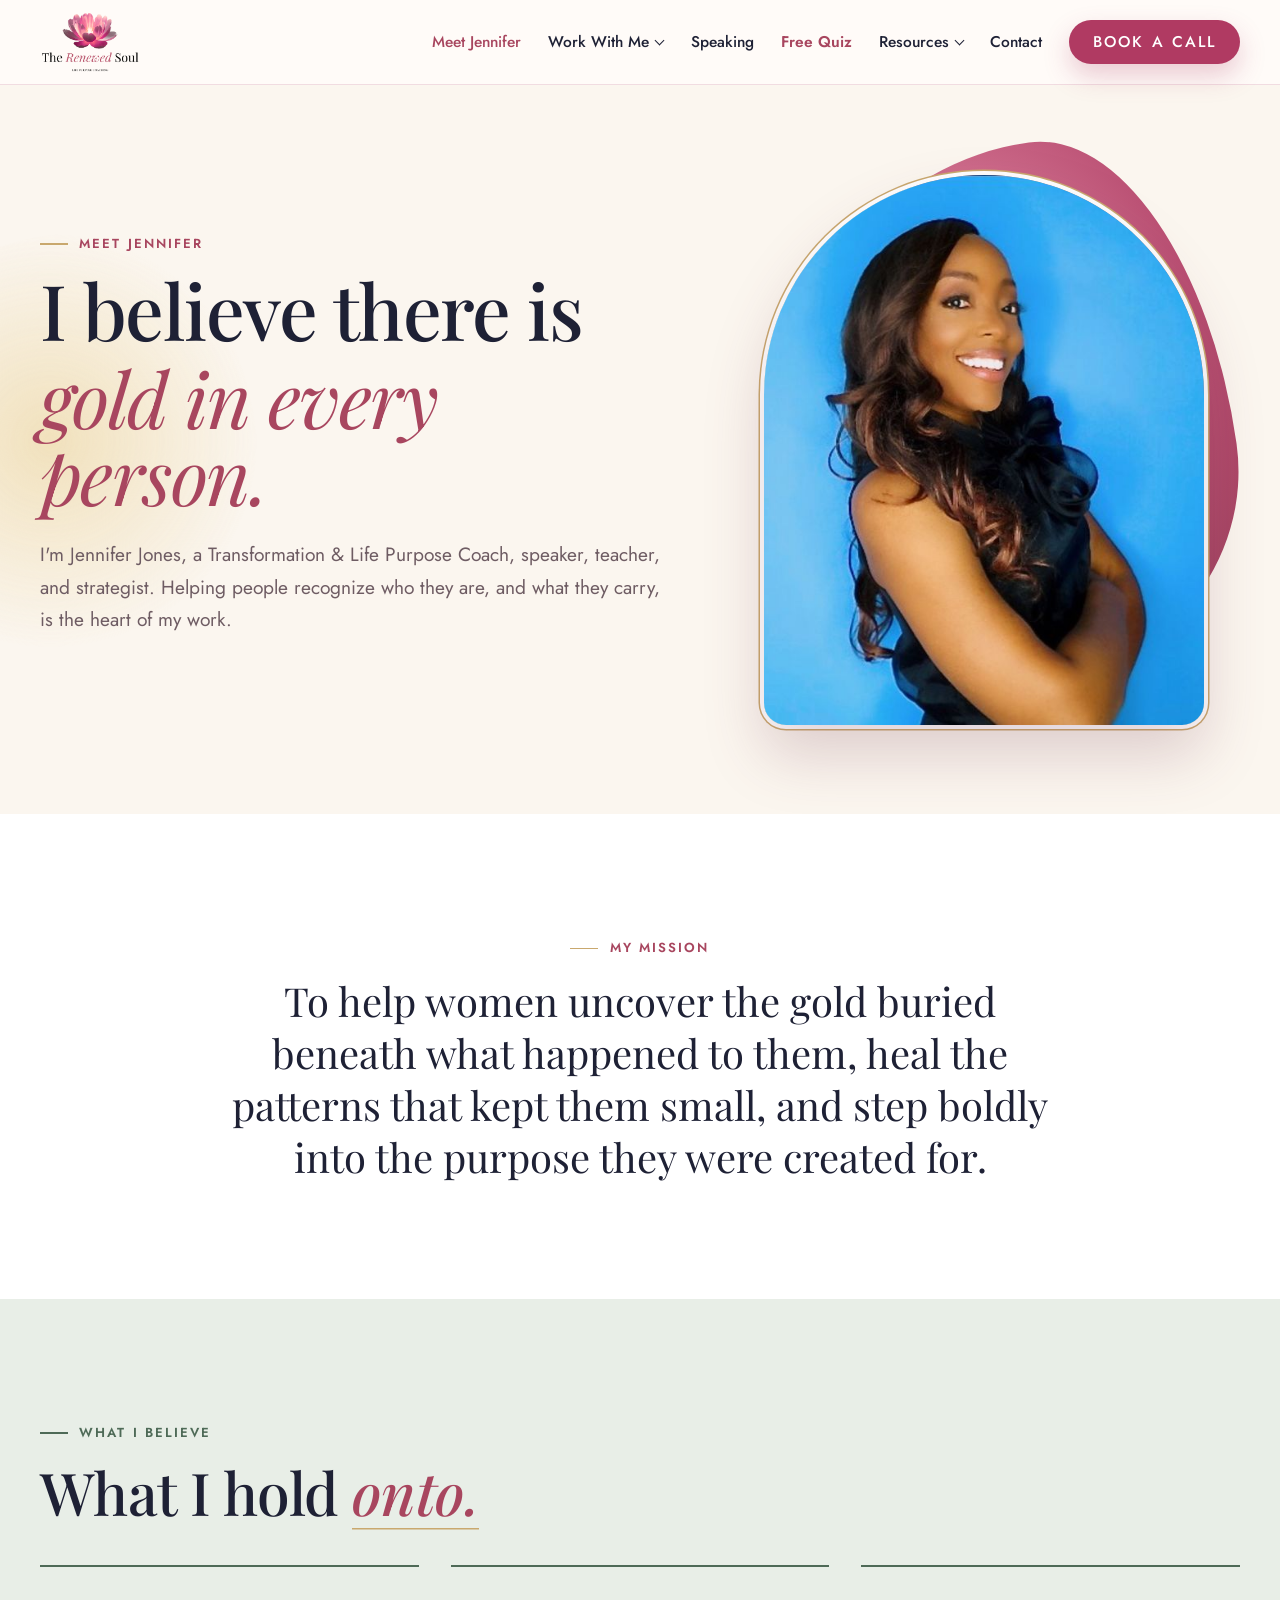
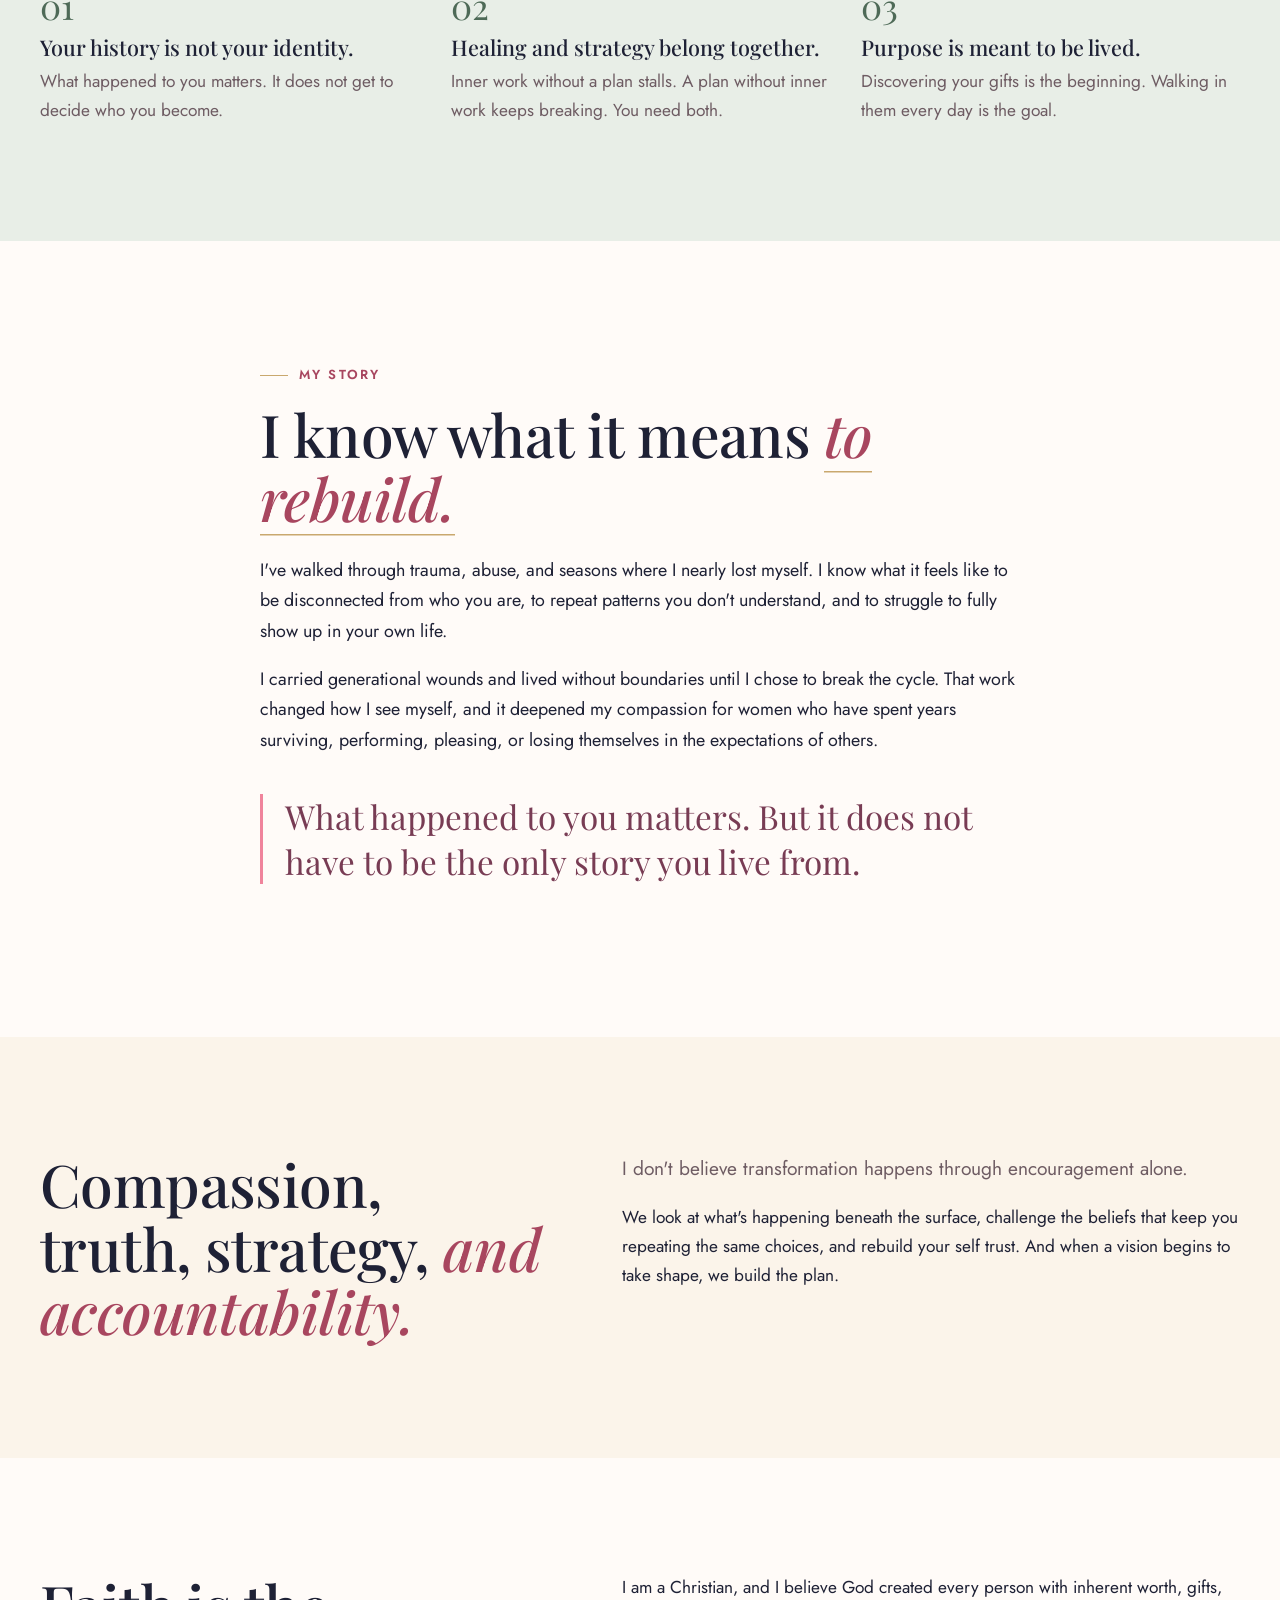
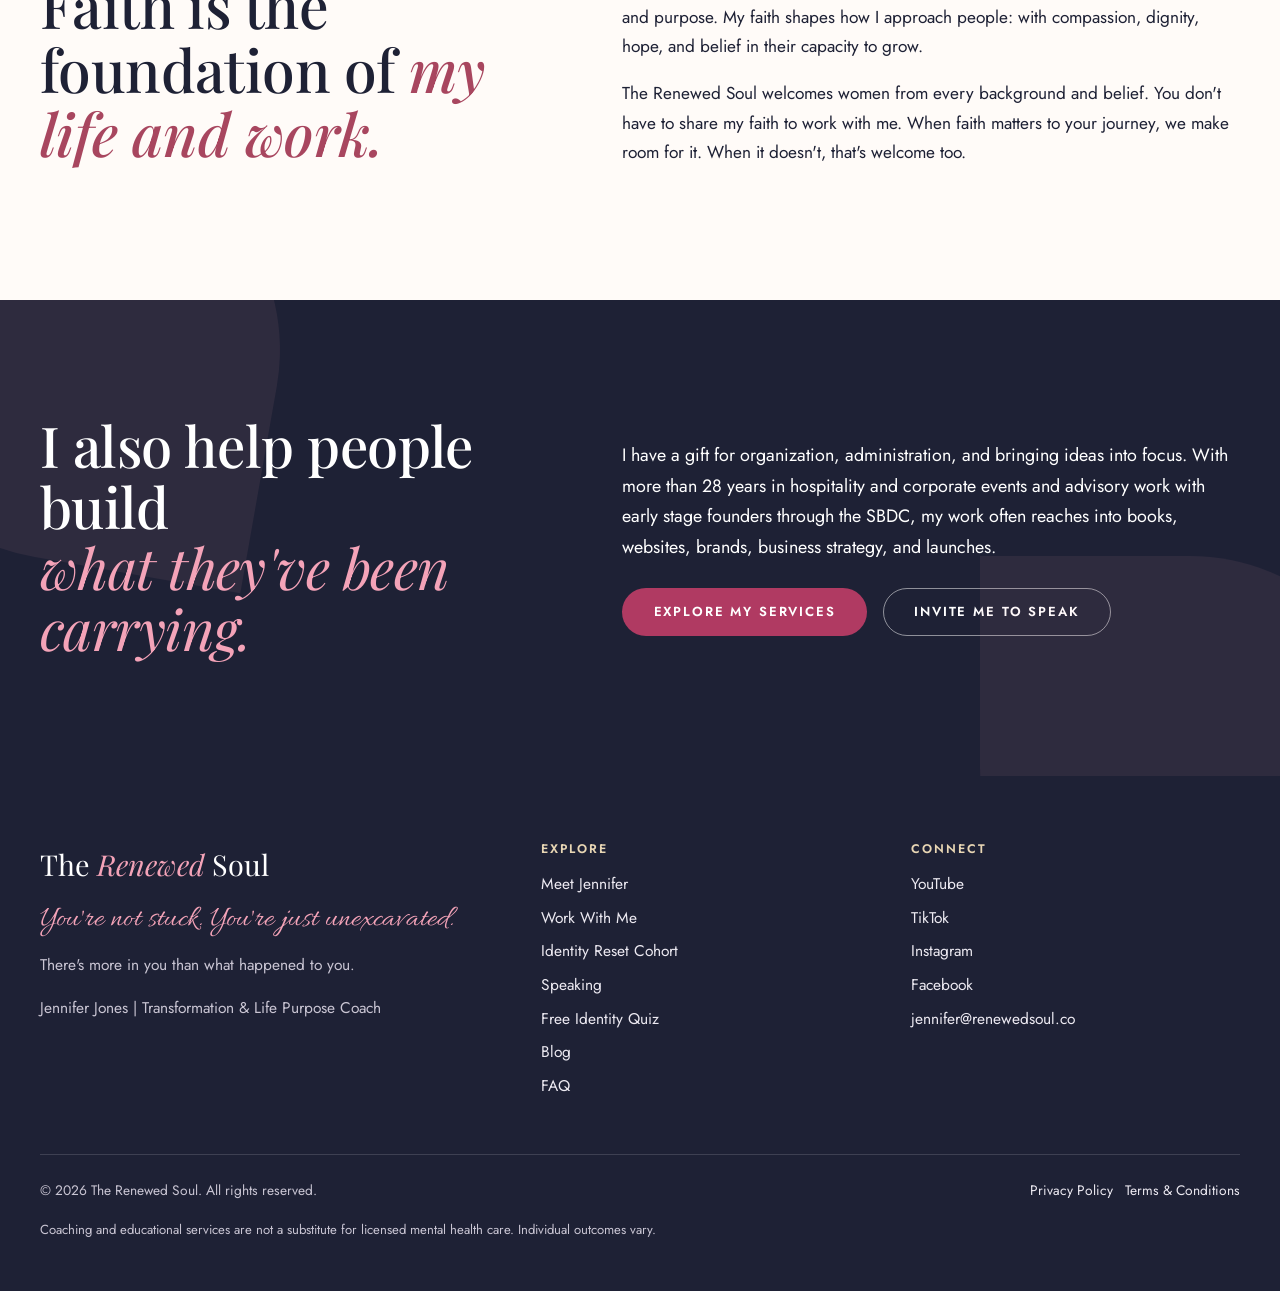
<file: about.html>
<!DOCTYPE html>
<html lang="en">
<head>
<meta charset="UTF-8">
<meta name="viewport" content="width=device-width, initial-scale=1, viewport-fit=cover">
<script>document.documentElement.classList.add('js')</script>
<title>Meet Jennifer Jones | Founder of Renewed Soul Coaching</title>
<meta name="description" content="Meet Jennifer Jones, Transformation & Life Purpose Coach, speaker, and strategist with 28+ years of leadership. Her story, her approach, and her faith.">
<meta name="author" content="Jennifer Jones">
<meta name="robots" content="index, follow, max-image-preview:large, max-snippet:-1">
<link rel="canonical" href="https://renewedsoul.co/about.html">
<meta name="theme-color" content="#A8465F">
<meta property="og:type" content="website">
<meta property="og:site_name" content="Renewed Soul Coaching">
<meta property="og:locale" content="en_US">
<meta property="og:url" content="https://renewedsoul.co/about.html">
<meta property="og:title" content="Meet Jennifer Jones | Founder of Renewed Soul Coaching">
<meta property="og:description" content="Meet Jennifer Jones, Transformation & Life Purpose Coach, speaker, and strategist with 28+ years of leadership. Her story, her approach, and her faith.">
<meta property="og:image" content="https://renewedsoul.co/images/meet.jpg">
<meta property="og:image:width" content="1000">
<meta property="og:image:height" content="1000">
<meta property="og:image:alt" content="Jennifer Jones smiling in a black top">
<meta name="twitter:card" content="summary_large_image">
<meta name="twitter:title" content="Meet Jennifer Jones | Founder of Renewed Soul Coaching">
<meta name="twitter:description" content="Meet Jennifer Jones, Transformation & Life Purpose Coach, speaker, and strategist with 28+ years of leadership. Her story, her approach, and her faith.">
<meta name="twitter:image" content="https://renewedsoul.co/images/meet.jpg">
<meta name="twitter:image:alt" content="Jennifer Jones smiling in a black top">
<link rel="icon" href="logo.png">
<link rel="apple-touch-icon" href="logo.png">
<link rel="sitemap" type="application/xml" href="sitemap.xml">
<script type="application/ld+json">{"@context": "https://schema.org", "@graph": [{"@type": "ProfessionalService", "@id": "https://renewedsoul.co/#business", "name": "Renewed Soul Coaching", "alternateName": ["The Renewed Soul", "Renewed Soul"], "url": "https://renewedsoul.co/", "logo": "https://renewedsoul.co/logo.png", "image": "https://renewedsoul.co/images/hero.jpg", "email": "jennifer@renewedsoul.co", "description": "Transformation and life purpose coaching for women: identity, inner healing, mindset, purpose discovery, vision activation, group cohorts, and speaking.", "founder": {"@id": "https://renewedsoul.co/#jennifer"}, "areaServed": "Worldwide (virtual)", "sameAs": ["https://www.instagram.com/therenewedsoulcoaching", "https://www.facebook.com/renewedsoulcoaching", "https://www.tiktok.com/@therenewedsoulcoach", "https://www.youtube.com/channel/UCcUUK5c2Fx3Fn_vhpyp1Ylw", "https://stan.store/renewedsoul"]}, {"@type": "WebSite", "@id": "https://renewedsoul.co/#website", "url": "https://renewedsoul.co/", "name": "Renewed Soul Coaching", "publisher": {"@id": "https://renewedsoul.co/#business"}, "alternateName": ["The Renewed Soul", "renewedsoul.co"]}, {"@type": "Person", "@id": "https://renewedsoul.co/#jennifer", "name": "Jennifer Jones", "jobTitle": "Transformation & Life Purpose Coach and Speaker", "url": "https://renewedsoul.co/about.html", "image": "https://renewedsoul.co/images/hero.jpg", "worksFor": {"@id": "https://renewedsoul.co/#business"}, "knowsAbout": ["Identity coaching", "Trauma informed coaching", "Life purpose coaching", "Mindset", "People pleasing", "Self abandonment", "Narcissistic abuse recovery", "Business launch strategy", "Public speaking"], "sameAs": ["https://www.instagram.com/therenewedsoulcoaching", "https://www.facebook.com/renewedsoulcoaching", "https://www.tiktok.com/@therenewedsoulcoach", "https://www.youtube.com/channel/UCcUUK5c2Fx3Fn_vhpyp1Ylw"]}, {"@type": "WebPage", "@id": "https://renewedsoul.co/about.html#webpage", "url": "https://renewedsoul.co/about.html", "name": "Meet Jennifer Jones | Founder of Renewed Soul Coaching", "description": "Meet Jennifer Jones, Transformation & Life Purpose Coach, speaker, and strategist with 28+ years of leadership. Her story, her approach, and her faith.", "isPartOf": {"@id": "https://renewedsoul.co/#website"}, "primaryImageOfPage": "https://renewedsoul.co/images/meet.jpg", "inLanguage": "en-US"}, {"@type": "BreadcrumbList", "itemListElement": [{"@type": "ListItem", "position": 1, "name": "Home", "item": "https://renewedsoul.co/"}, {"@type": "ListItem", "position": 2, "name": "Meet Jennifer", "item": "https://renewedsoul.co/about.html"}]}, {"@type": "ProfilePage", "url": "https://renewedsoul.co/about.html", "mainEntity": {"@id": "https://renewedsoul.co/#jennifer"}}]}</script>
<link rel="preconnect" href="https://fonts.googleapis.com"><link rel="preconnect" href="https://fonts.gstatic.com" crossorigin>
<link href="https://fonts.googleapis.com/css2?family=Playfair+Display:ital,wght@0,400..800;1,400..700&family=Jost:wght@400;500;600&family=Allura&display=swap" rel="stylesheet">
<link rel="stylesheet" href="styles.css?v=20261023a">
</head>
<body data-page="about.html">
<a class="skip" href="#main">Skip to main content</a>
<header>
  <div class="wrap head">
    <a class="brand" href="index.html" aria-label="The Renewed Soul home"><img src="logo-header.png" alt="The Renewed Soul, Life Purpose Coaching"></a>
    <button class="menu" aria-expanded="false" aria-controls="mainnav">Menu</button>
    <nav class="main" id="mainnav" aria-label="Main">
      <a href="about.html" aria-current="page">Meet Jennifer</a>
      <div class="dd"><a href="services.html">Work With Me</a>
        <ul><li><a href="services.html#signature">Private Coaching</a></li><li><a href="services.html#cohort">Identity Reset Cohort</a></li><li><a href="services.html#roadmap">Purpose Roadmapping</a></li><li><a href="services.html#vision">Vision Activation</a></li></ul></div>
      <a href="speaking.html">Speaking</a>
      <a class="quiz-link" href="quiz.html">Free Quiz</a>
      <div class="dd"><a href="index.html#resources">Resources</a>
        <ul><li><a href="#youtube" data-yt-open>Videos</a></li><li><a href="blog.html">Blog</a></li><li><a href="services.html#digital">Workbooks and Journals</a></li><li><a href="faq.html">FAQ</a></li></ul></div>
      <a href="index.html#contact">Contact</a>
      <a class="btn btn-rose" href="https://calendly.com/jennifer-renewedsoul/15min">Book a Call</a>
    </nav>
  </div>
</header>
<main id="main">

<section class="page-hero hero">
  <div class="blob a parallax" data-speed="0.18"></div>
  <div class="wrap grid">
    <div><p class="kicker">Meet Jennifer</p><h1>I believe there is <em>gold in every person.</em></h1><p class="lede">I'm Jennifer Jones, a Transformation &amp; Life Purpose Coach, speaker, teacher, and strategist. Helping people recognize who they are, and what they carry, is the heart of my work.</p></div>
    <div class="arch petal-frame"><img src="images/confident.jpg" width="900" height="671" alt="Jennifer Jones smiling in a black bow top" style="object-position:58% 30%"></div>
  </div>
</section>
<section class="bg-white mission">
  <div class="narrow" style="width:min(820px,100% - 2.5rem);margin-inline:auto;text-align:center" data-reveal>
    <p class="kicker">My mission</p>
    <p class="mission-text">To help women uncover the gold buried beneath what happened to them, heal the patterns that kept them small, and step boldly into the purpose they were created for.</p>
  </div>
</section>
<section class="bg-sage">
  <div class="wrap">
    <div data-reveal><p class="kicker">What I believe</p><h2>What I hold <em>onto.</em></h2></div>
    <div class="beliefs">
      <div data-reveal data-delay="0"><span class="m-n">01</span><h3>Your history is not your identity.</h3><p>What happened to you matters. It does not get to decide who you become.</p></div>
      <div data-reveal data-delay="120"><span class="m-n">02</span><h3>Healing and strategy belong together.</h3><p>Inner work without a plan stalls. A plan without inner work keeps breaking. You need both.</p></div>
      <div data-reveal data-delay="240"><span class="m-n">03</span><h3>Purpose is meant to be lived.</h3><p>Discovering your gifts is the beginning. Walking in them every day is the goal.</p></div>
    </div>
  </div>
</section>
<section>
  <div class="narrow" style="width:min(760px,100% - 2.5rem);margin-inline:auto">
    <p class="kicker" data-reveal>My story</p>
    <h2 data-reveal>I know what it means <em>to rebuild.</em></h2>
    <p style="margin-top:1.6rem;font-size:1.12rem" data-reveal>I've walked through trauma, abuse, and seasons where I nearly lost myself. I know what it feels like to be disconnected from who you are, to repeat patterns you don't understand, and to struggle to fully show up in your own life.</p>
    <p style="font-size:1.12rem" data-reveal>I carried generational wounds and lived without boundaries until I chose to break the cycle. That work changed how I see myself, and it deepened my compassion for women who have spent years surviving, performing, pleasing, or losing themselves in the expectations of others.</p>
    <p class="pull" data-reveal>What happened to you matters. But it does not have to be the only story you live from.</p>
  </div>
</section>
<section class="tint">
  <div class="wrap two">
    <h2 data-reveal="left">Compassion, truth, strategy, <em>and accountability.</em></h2>
    <div data-reveal="right"><p class="lede">I don't believe transformation happens through encouragement alone.</p><p>We look at what's happening beneath the surface, challenge the beliefs that keep you repeating the same choices, and rebuild your self trust. And when a vision begins to take shape, we build the plan.</p></div>
  </div>
</section>
<section>
  <div class="wrap two">
    <h2 data-reveal="left">Faith is the foundation of <em>my life and work.</em></h2>
    <div data-reveal="right"><p>I am a Christian, and I believe God created every person with inherent worth, gifts, and purpose. My faith shapes how I approach people: with compassion, dignity, hope, and belief in their capacity to grow.</p><p>The Renewed Soul welcomes women from every background and belief. You don't have to share my faith to work with me. When faith matters to your journey, we make room for it. When it doesn't, that's welcome too.</p></div>
  </div>
</section>
<section class="signature" style="text-align:left">
  <div class="wrap two" style="align-items:center">
    <h2 data-reveal="left" style="font-size:clamp(2.2rem,4.4vw,3.6rem)">I also help people build <em>what they've been carrying.</em></h2>
    <div data-reveal="right" style="position:relative"><p style="font-size:1.12rem">I have a gift for organization, administration, and bringing ideas into focus. With more than 28 years in hospitality and corporate events and advisory work with early stage founders through the SBDC, my work often reaches into books, websites, brands, business strategy, and launches.</p><div class="ctas" style="margin-top:1.6rem"><a class="btn btn-white" href="services.html">Explore my services</a><a class="btn btn-white-line" href="speaking.html">Invite me to speak</a></div></div>
  </div>
</section>
</main>
<footer>
  <div class="wrap">
    <div class="foot">
      <div><div class="name">The <em>Renewed</em> Soul</div><p class="tagline">You're not stuck. You're just unexcavated.</p><p>There's more in you than what happened to you.</p><p>Jennifer Jones | Transformation &amp; Life Purpose Coach</p></div>
      <div><h2 class="fh">Explore</h2><ul><li><a href="about.html">Meet Jennifer</a></li><li><a href="services.html">Work With Me</a></li><li><a href="services.html#cohort">Identity Reset Cohort</a></li><li><a href="speaking.html">Speaking</a></li><li><a href="quiz.html">Free Identity Quiz</a></li><li><a href="blog.html">Blog</a></li><li><a href="faq.html">FAQ</a></li></ul></div>
      <div><h2 class="fh">Connect</h2><ul><li><a href="https://www.youtube.com/channel/UCcUUK5c2Fx3Fn_vhpyp1Ylw">YouTube</a></li><li><a href="https://www.tiktok.com/@therenewedsoulcoach">TikTok</a></li><li><a href="https://www.instagram.com/therenewedsoulcoaching">Instagram</a></li><li><a href="https://www.facebook.com/renewedsoulcoaching">Facebook</a></li><li><a href="mailto:jennifer@renewedsoul.co">jennifer@renewedsoul.co</a></li></ul></div>
    </div>
    <div class="fine"><span>&copy; 2026 The Renewed Soul. All rights reserved.</span><span><a href="privacy.html">Privacy Policy</a> &nbsp; <a href="terms.html">Terms &amp; Conditions</a></span></div>
    <p style="font-size:.82rem;margin-top:1rem;color:#9F8B93">Coaching and educational services are not a substitute for licensed mental health care. Individual outcomes vary.</p>
  </div>
</footer>

<dialog class="promo" id="promo" aria-labelledby="promo-t">
  <button class="x" aria-label="Close" data-close>&times;</button>
  <div class="promo-grid">
    <img src="images/popup.jpg" width="900" height="900" alt="Jennifer Jones smiling in a black turtleneck">
    <div class="promo-body">
      <p class="kicker">The Identity Reset Cohort</p>
      <h2 id="promo-t">Ready to rediscover <em>who you are?</em></h2>
      <p>Five weeks of guided group coaching to recognize old identity patterns, reconnect with your voice, and move forward with greater clarity.</p>
      <div class="promo-meta">
        <span><strong>Thursdays, October 29 to December 3, 2026</strong></span>
        <span>5:30 to 7:00 PM Pacific (8:30 PM Eastern)</span>
        <span>No class Thursday, November 26, for Thanksgiving</span>
        <span>Special pay in full rate: <strong>$397</strong></span>
      </div>
      <a class="btn btn-rose" href="https://forms.gle/mDTVDYQPwBwB2Vpw5" data-applied>Apply for the cohort</a>
      <button class="later" data-close>Maybe later</button>
      <p class="promo-note">Applications are reviewed before enrollment.</p>
    </div>
  </div>
</dialog>

<dialog class="ytpop" id="youtube" aria-labelledby="yt-t">
  <button class="x" aria-label="Close" data-close>&times;</button>
  <div class="yt-top"><img src="logo.png" alt=""><h2 id="yt-t">The Renewed Soul on YouTube</h2><p>@RenewedSoulCoaching</p></div>
  <ul class="yt-list">
    <li><a href="https://www.youtube.com/@RenewedSoulCoaching/videos"><span class="pl"><svg viewBox="0 0 24 24"><path d="M6 4l14 8-14 8z"/></svg></span><div><strong>What Are the 7 Fractured Identities?</strong><span>Two part teaching on breaking toxic cycles</span></div></a></li>
    <li><a href="https://www.youtube.com/@RenewedSoulCoaching/videos"><span class="pl"><svg viewBox="0 0 24 24"><path d="M6 4l14 8-14 8z"/></svg></span><div><strong>The People Pleaser Identity</strong><span>Two part series on what people pleasing is doing to you</span></div></a></li>
    <li><a href="https://www.youtube.com/@RenewedSoulCoaching/videos"><span class="pl"><svg viewBox="0 0 24 24"><path d="M6 4l14 8-14 8z"/></svg></span><div><strong>Performance Identity</strong><span>Why success never feels like enough</span></div></a></li>
  </ul>
  <div class="yt-actions"><a class="btn btn-rose" href="https://www.youtube.com/@RenewedSoulCoaching?sub_confirmation=1">Subscribe</a><a class="btn btn-line" href="https://www.youtube.com/@RenewedSoulCoaching/videos">Watch all videos</a></div>
</dialog>

<script>
/* ===== Settings ===== */
const POPUP_DELAY_SECONDS = 10;
const POPUP_UNTIL = "2026-12-03";   /* the pop-up stops showing after this date */
const FORM_ENDPOINT = "https://formsubmit.co/ajax/jennifer@renewedsoul.co";   /* form messages are delivered to this inbox */
/* YouTube: paste a video ID (the letters after watch?v=) into any data-yt="" and it plays right on the page */
/* ==================== */
(function(){
  const d=document, reduce=matchMedia('(prefers-reduced-motion: reduce)').matches;
  try{history.scrollRestoration='manual'}catch(e){}
  const land=()=>{const h=location.hash&&d.getElementById(location.hash.slice(1));if(h)h.scrollIntoView({behavior:'instant'});else scrollTo({top:0,behavior:'instant'})};
  land();addEventListener('load',()=>{land();setTimeout(land,350)});
  requestAnimationFrame(()=>d.body.classList.add('loaded'));
  const mb=d.querySelector('.menu'),nav=d.getElementById('mainnav');
  mb.addEventListener('click',()=>{const o=nav.classList.toggle('open');mb.setAttribute('aria-expanded',o);mb.textContent=o?'Close':'Menu'});
  nav.querySelectorAll('a').forEach(a=>a.addEventListener('click',()=>{nav.classList.remove('open');mb.textContent='Menu';mb.setAttribute('aria-expanded','false')}));
  addEventListener('keydown',e=>{if(e.key==='Escape'&&nav.classList.contains('open')){nav.classList.remove('open');mb.textContent='Menu';mb.setAttribute('aria-expanded','false');mb.focus()}});
  const io=new IntersectionObserver(es=>es.forEach(e=>{if(e.isIntersecting){e.target.classList.add('in');io.unobserve(e.target)}}),{threshold:.12,rootMargin:'0px 0px -6% 0px'});
  d.querySelectorAll('[data-reveal]').forEach(el=>{el.style.transitionDelay=(el.dataset.delay||0)+'ms';io.observe(el)});
  d.querySelectorAll('[data-yt]').forEach(v=>{const id=v.dataset.yt;if(!id)return;v.addEventListener('click',e=>{e.preventDefault();const f=v.querySelector('.frame')||v;f.insertAdjacentHTML('beforeend','<iframe src="https://www.youtube-nocookie.com/embed/'+id+'?autoplay=1" allow="autoplay; encrypted-media" allowfullscreen title="Video"></iframe>')})});
  const brand=d.querySelector('.brand');
  brand.addEventListener('click',e=>{if(d.body.dataset.page==='index.html'){e.preventDefault();scrollTo({top:0,behavior:reduce?'auto':'smooth'})}});
  const yt=d.getElementById('youtube');
  d.querySelectorAll('[data-yt-open]').forEach(a=>a.addEventListener('click',e=>{e.preventDefault();nav.classList.remove('open');yt.showModal()}));
  yt.querySelector('[data-close]').addEventListener('click',()=>yt.close());
  yt.addEventListener('click',e=>{if(e.target===yt)yt.close()});
  /* cohort pop-up */
  const promo=d.getElementById('promo');
  const store=(k,v)=>{try{return v===undefined?localStorage.getItem(k):localStorage.setItem(k,v)}catch(e){return null}};
  const dismiss=()=>{promo.close();store('rs_cohort_seen',Date.now())};
  promo.querySelectorAll('[data-close]').forEach(b=>b.addEventListener('click',dismiss));
  promo.addEventListener('cancel',()=>store('rs_cohort_seen',Date.now()));
  promo.addEventListener('click',e=>{if(e.target===promo)dismiss()});
  promo.querySelector('[data-applied]').addEventListener('click',()=>store('rs_cohort_seen',Date.now()));
  let seen=null;try{seen=sessionStorage.getItem('rs_cohort_session')}catch(e){}
  const live=new Date()<=new Date(POPUP_UNTIL+'T23:59:59')&&d.body.dataset.page!=='approved.html';
  if(live&&!seen){let shown=false;const show=()=>{if(shown||d.querySelector('dialog[open]'))return;shown=true;try{sessionStorage.setItem('rs_cohort_session','1')}catch(e){}promo.showModal()};setTimeout(show,POPUP_DELAY_SECONDS*1000)}
  if(reduce)return;
  const par=[...d.querySelectorAll('[data-speed]')];
  function tick(){const vh=innerHeight;par.forEach(el=>{const r=el.parentElement.getBoundingClientRect();const c=r.top+r.height/2-vh/2;const s=parseFloat(el.dataset.speed);el.style.transform='translate3d(0,'+(c*s).toFixed(1)+'px,0)'+(el.dataset.scale?' scale('+el.dataset.scale+')':'')});requestAnimationFrame(tick)}
  requestAnimationFrame(tick);
})();
async function sendForm(f,subject){
  const box=f.querySelector('.formmsg');
  box.classList.remove('show');
  const missing=[...f.querySelectorAll('[required]')].filter(i=>!i.value.trim());
  if(missing.length){box.textContent='Please fill in your name, email, and the other required fields so Jennifer can reply.';box.classList.add('show');missing[0].focus();return}
  const btn=f.querySelector('button[type=submit]');const label=btn.textContent;btn.disabled=true;btn.textContent='Sending...';
  const data=Object.fromEntries(new FormData(f));data._subject=subject+': '+(data['Name']||'');if(String(data['Interested in']||'').indexOf('Visionaire')===0){data._cc='jennifer@visionaireconsultinggroup.com';data._subject='Visionaire Consulting Group inquiry: '+(data['Name']||'')}data._template='table';data._captcha='false';
  const done=()=>{const t=document.createElement('div');t.className='thanks';t.setAttribute('role','status');t.setAttribute('tabindex','-1');
    t.innerHTML='<p class="kicker">Message received</p><h3>Thank you, '+(data['Name']||'friend').replace(/[<>&]/g,'')+'!</h3><p>Your message was sent to Jennifer, and she will reply personally within 48 hours. Check your inbox (and your spam folder) for her reply.</p><p><a class="btn btn-rose" href="https://calendly.com/jennifer-renewedsoul/15min">Book a free discovery call</a></p>';
    f.replaceWith(t);t.focus({preventScroll:true})};
  if(FORM_ENDPOINT==='PREVIEW'){setTimeout(done,600);return}
  try{const r=await fetch(FORM_ENDPOINT,{method:'POST',headers:{'Content-Type':'application/json',Accept:'application/json'},body:JSON.stringify(data)});if(!r.ok)throw 0;done()}
  catch(_){btn.disabled=false;btn.textContent=label;
    const body=Object.entries(data).filter(([k])=>!k.startsWith('_')).map(([k,v])=>k+': '+v).join(String.fromCharCode(10));
    box.innerHTML='That did not go through. <a href="mailto:jennifer@renewedsoul.co?subject='+encodeURIComponent(subject)+'&body='+encodeURIComponent(body)+'">Send it by email instead</a>, or write to jennifer@renewedsoul.co.';box.classList.add('show')}
}
</script>
</body>
</html>
</file>
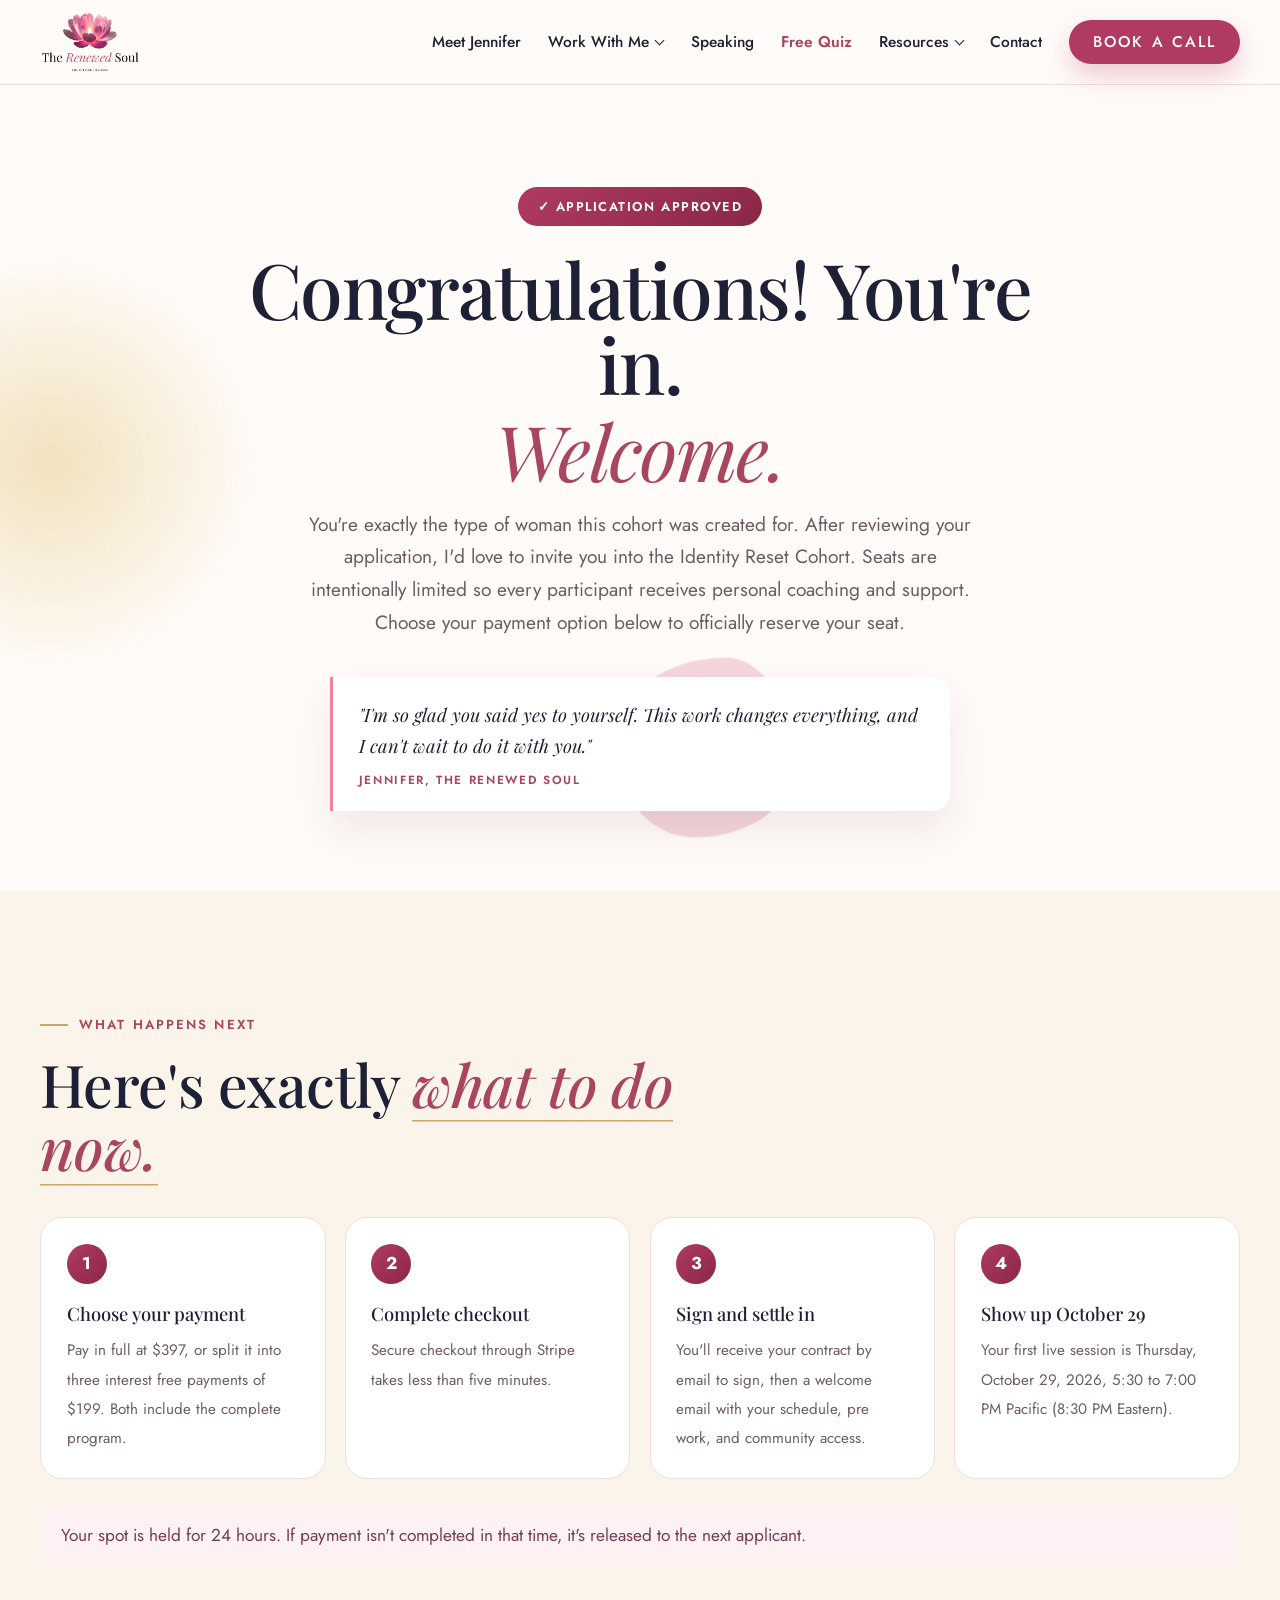
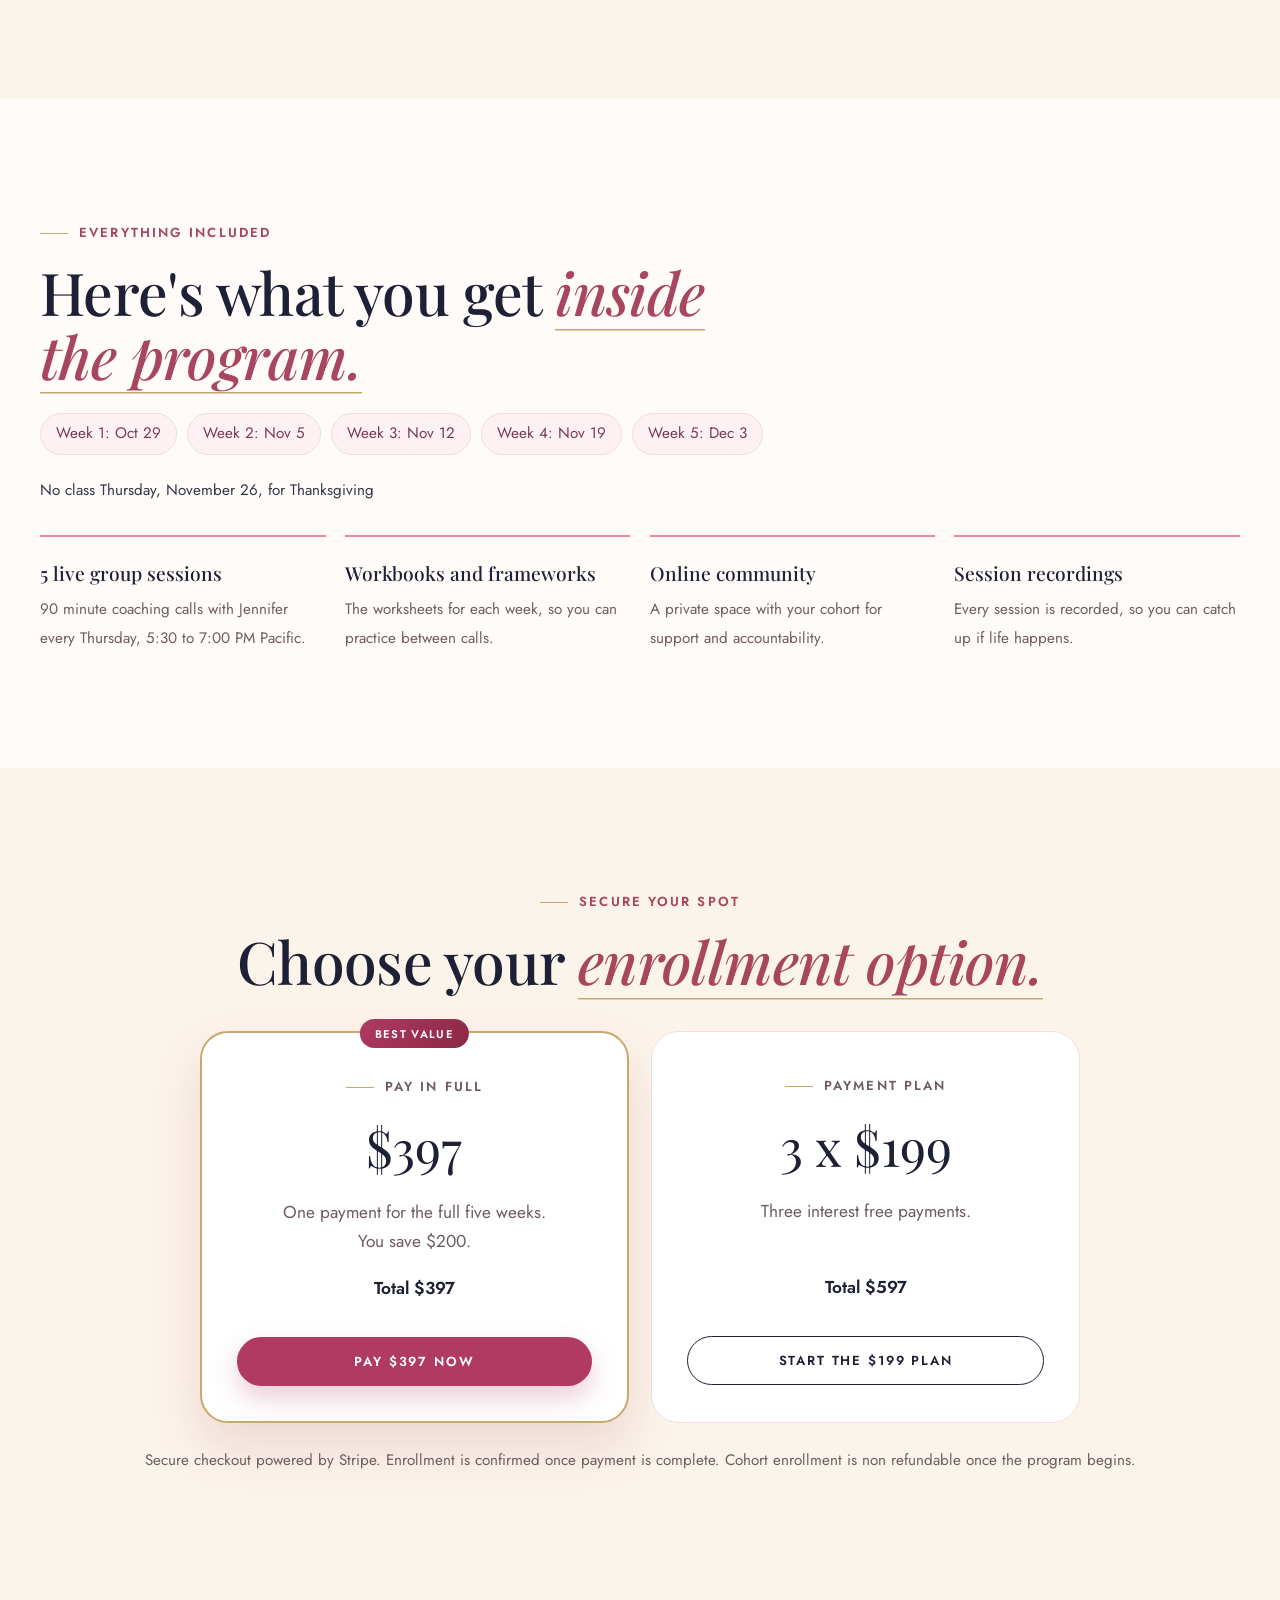
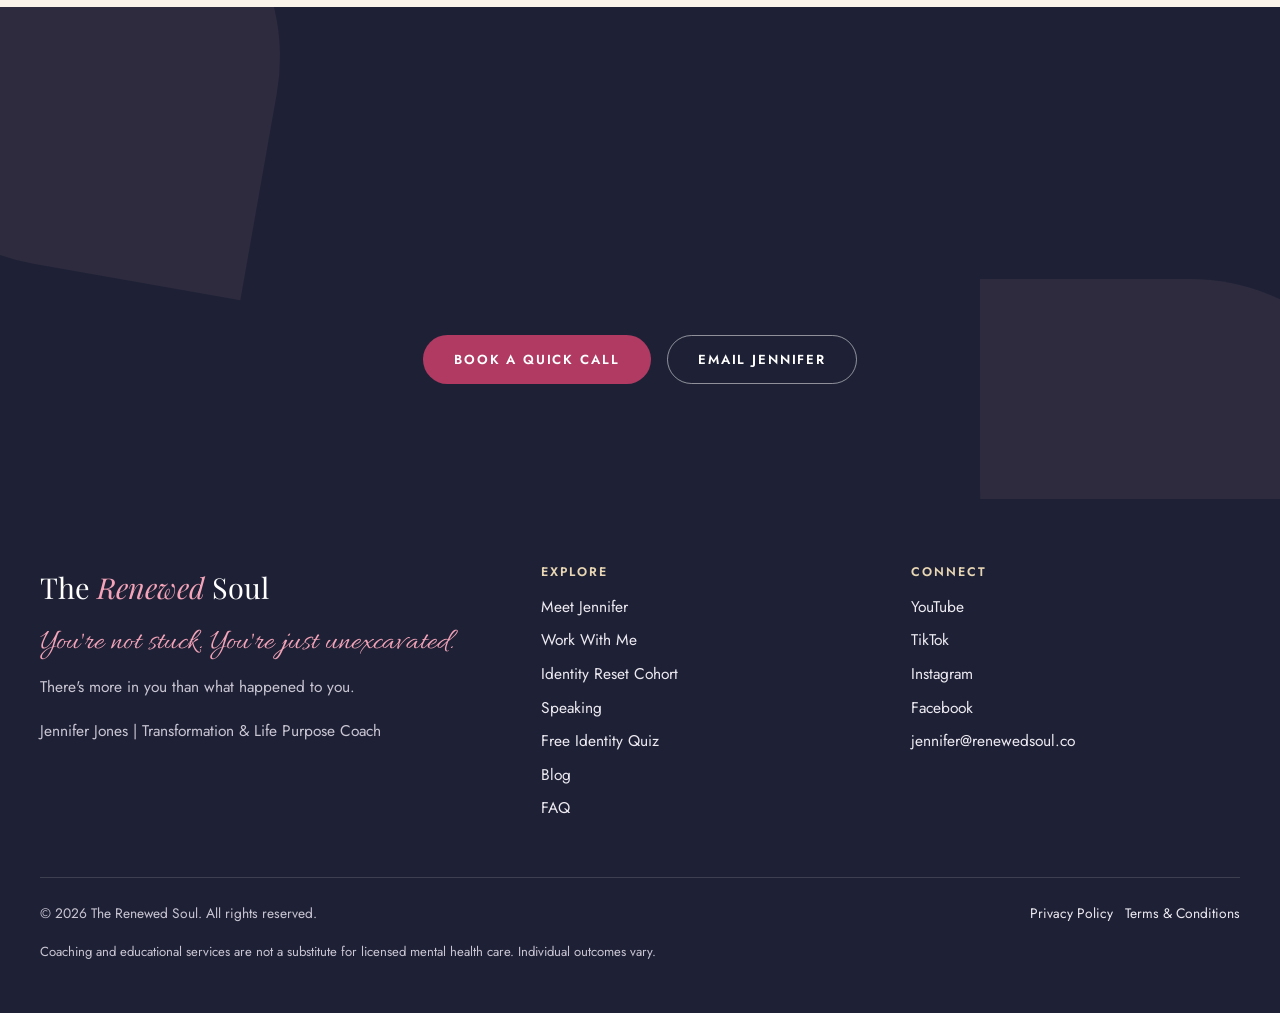
<file: approved.html>
<!DOCTYPE html>
<html lang="en">
<head>
<meta charset="UTF-8">
<meta name="viewport" content="width=device-width, initial-scale=1, viewport-fit=cover">
<script>document.documentElement.classList.add('js')</script>
<title>You've Been Approved | Identity Reset Cohort | Renewed Soul Coaching</title>
<meta name="description" content="Your application to the Identity Reset Cohort has been approved. Choose your payment option to reserve your seat.">
<meta name="author" content="Jennifer Jones">
<meta name="robots" content="noindex, nofollow">
<link rel="canonical" href="https://renewedsoul.co/approved.html">
<meta name="theme-color" content="#A8465F">
<meta property="og:type" content="website">
<meta property="og:site_name" content="Renewed Soul Coaching">
<meta property="og:locale" content="en_US">
<meta property="og:url" content="https://renewedsoul.co/approved.html">
<meta property="og:title" content="You've Been Approved | Identity Reset Cohort | Renewed Soul Coaching">
<meta property="og:description" content="Your application to the Identity Reset Cohort has been approved. Choose your payment option to reserve your seat.">
<meta property="og:image" content="https://renewedsoul.co/images/hero.jpg">
<meta property="og:image:width" content="1000">
<meta property="og:image:height" content="1000">
<meta property="og:image:alt" content="Jennifer Jones, Transformation and Life Purpose Coach, smiling">
<meta name="twitter:card" content="summary_large_image">
<meta name="twitter:title" content="You've Been Approved | Identity Reset Cohort | Renewed Soul Coaching">
<meta name="twitter:description" content="Your application to the Identity Reset Cohort has been approved. Choose your payment option to reserve your seat.">
<meta name="twitter:image" content="https://renewedsoul.co/images/hero.jpg">
<meta name="twitter:image:alt" content="Jennifer Jones, Transformation and Life Purpose Coach, smiling">
<link rel="icon" href="logo.png">
<link rel="apple-touch-icon" href="logo.png">
<link rel="sitemap" type="application/xml" href="sitemap.xml">
<script type="application/ld+json">{"@context": "https://schema.org", "@graph": [{"@type": "ProfessionalService", "@id": "https://renewedsoul.co/#business", "name": "Renewed Soul Coaching", "alternateName": ["The Renewed Soul", "Renewed Soul"], "url": "https://renewedsoul.co/", "logo": "https://renewedsoul.co/logo.png", "image": "https://renewedsoul.co/images/hero.jpg", "email": "jennifer@renewedsoul.co", "description": "Transformation and life purpose coaching for women: identity, inner healing, mindset, purpose discovery, vision activation, group cohorts, and speaking.", "founder": {"@id": "https://renewedsoul.co/#jennifer"}, "areaServed": "Worldwide (virtual)", "sameAs": ["https://www.instagram.com/therenewedsoulcoaching", "https://www.facebook.com/renewedsoulcoaching", "https://www.tiktok.com/@therenewedsoulcoach", "https://www.youtube.com/channel/UCcUUK5c2Fx3Fn_vhpyp1Ylw", "https://stan.store/renewedsoul"]}, {"@type": "WebSite", "@id": "https://renewedsoul.co/#website", "url": "https://renewedsoul.co/", "name": "Renewed Soul Coaching", "publisher": {"@id": "https://renewedsoul.co/#business"}, "alternateName": ["The Renewed Soul", "renewedsoul.co"]}, {"@type": "Person", "@id": "https://renewedsoul.co/#jennifer", "name": "Jennifer Jones", "jobTitle": "Transformation & Life Purpose Coach and Speaker", "url": "https://renewedsoul.co/about.html", "image": "https://renewedsoul.co/images/hero.jpg", "worksFor": {"@id": "https://renewedsoul.co/#business"}, "knowsAbout": ["Identity coaching", "Trauma informed coaching", "Life purpose coaching", "Mindset", "People pleasing", "Self abandonment", "Narcissistic abuse recovery", "Business launch strategy", "Public speaking"], "sameAs": ["https://www.instagram.com/therenewedsoulcoaching", "https://www.facebook.com/renewedsoulcoaching", "https://www.tiktok.com/@therenewedsoulcoach", "https://www.youtube.com/channel/UCcUUK5c2Fx3Fn_vhpyp1Ylw"]}, {"@type": "WebPage", "@id": "https://renewedsoul.co/approved.html#webpage", "url": "https://renewedsoul.co/approved.html", "name": "You've Been Approved | Identity Reset Cohort | Renewed Soul Coaching", "description": "Your application to the Identity Reset Cohort has been approved. Choose your payment option to reserve your seat.", "isPartOf": {"@id": "https://renewedsoul.co/#website"}, "primaryImageOfPage": "https://renewedsoul.co/images/hero.jpg", "inLanguage": "en-US"}, {"@type": "BreadcrumbList", "itemListElement": [{"@type": "ListItem", "position": 1, "name": "Home", "item": "https://renewedsoul.co/"}, {"@type": "ListItem", "position": 2, "name": "You've Been Approved", "item": "https://renewedsoul.co/approved.html"}]}]}</script>
<link rel="preconnect" href="https://fonts.googleapis.com"><link rel="preconnect" href="https://fonts.gstatic.com" crossorigin>
<link href="https://fonts.googleapis.com/css2?family=Playfair+Display:ital,wght@0,400..800;1,400..700&family=Jost:wght@400;500;600&family=Allura&display=swap" rel="stylesheet">
<link rel="stylesheet" href="styles.css?v=20261023a">
</head>
<body data-page="approved.html">
<a class="skip" href="#main">Skip to main content</a>
<header>
  <div class="wrap head">
    <a class="brand" href="index.html" aria-label="The Renewed Soul home"><img src="logo-header.png" alt="The Renewed Soul, Life Purpose Coaching"></a>
    <button class="menu" aria-expanded="false" aria-controls="mainnav">Menu</button>
    <nav class="main" id="mainnav" aria-label="Main">
      <a href="about.html">Meet Jennifer</a>
      <div class="dd"><a href="services.html">Work With Me</a>
        <ul><li><a href="services.html#signature">Private Coaching</a></li><li><a href="services.html#cohort">Identity Reset Cohort</a></li><li><a href="services.html#roadmap">Purpose Roadmapping</a></li><li><a href="services.html#vision">Vision Activation</a></li></ul></div>
      <a href="speaking.html">Speaking</a>
      <a class="quiz-link" href="quiz.html">Free Quiz</a>
      <div class="dd"><a href="index.html#resources">Resources</a>
        <ul><li><a href="#youtube" data-yt-open>Videos</a></li><li><a href="blog.html">Blog</a></li><li><a href="services.html#digital">Workbooks and Journals</a></li><li><a href="faq.html">FAQ</a></li></ul></div>
      <a href="index.html#contact">Contact</a>
      <a class="btn btn-rose" href="https://calendly.com/jennifer-renewedsoul/15min">Book a Call</a>
    </nav>
  </div>
</header>
<main id="main">

<section class="approved-hero hero">
  <div class="blob a parallax" data-speed="0.18"></div><div class="blob b parallax" data-speed="-0.12"></div>
  <div class="wrap" style="max-width:860px">
    <span class="badge-ok">&#10003; Application approved</span>
    <h1>Congratulations! You're in. <em>Welcome.</em></h1>
    <p class="lede">You're exactly the type of woman this cohort was created for. After reviewing your application, I'd love to invite you into the Identity Reset Cohort. Seats are intentionally limited so every participant receives personal coaching and support. Choose your payment option below to officially reserve your seat.</p>
    <blockquote>"I'm so glad you said yes to yourself. This work changes everything, and I can't wait to do it with you."<small>Jennifer, The Renewed Soul</small></blockquote>
  </div>
</section>
<section class="tint">
  <div class="wrap">
    <div data-reveal style="max-width:720px"><p class="kicker">What happens next</p><h2>Here's exactly <em>what to do now.</em></h2></div>
    <ol class="steps4">
      <li data-reveal data-delay="0"><strong>Choose your payment</strong><span>Pay in full at $397, or split it into three interest free payments of $199. Both include the complete program.</span></li>
      <li data-reveal data-delay="100"><strong>Complete checkout</strong><span>Secure checkout through Stripe takes less than five minutes.</span></li>
      <li data-reveal data-delay="200"><strong>Sign and settle in</strong><span>You'll receive your contract by email to sign, then a welcome email with your schedule, pre work, and community access.</span></li>
      <li data-reveal data-delay="300"><strong>Show up October 29</strong><span>Your first live session is Thursday, October 29, 2026, 5:30 to 7:00 PM Pacific (8:30 PM Eastern).</span></li>
    </ol>
    <p class="hold" data-reveal>Your spot is held for 24 hours. If payment isn't completed in that time, it's released to the next applicant.</p>
  </div>
</section>
<section>
  <div class="wrap">
    <div data-reveal style="max-width:720px"><p class="kicker">Everything included</p><h2>Here's what you get <em>inside the program.</em></h2></div>
    <div class="dates" style="margin-top:1.6rem" data-reveal><span style="background:var(--blush);border-color:var(--line);color:var(--plum)">Week 1: Oct 29</span><span style="background:var(--blush);border-color:var(--line);color:var(--plum)">Week 2: Nov 5</span><span style="background:var(--blush);border-color:var(--line);color:var(--plum)">Week 3: Nov 12</span><span style="background:var(--blush);border-color:var(--line);color:var(--plum)">Week 4: Nov 19</span><span style="background:var(--blush);border-color:var(--line);color:var(--plum)">Week 5: Dec 3</span></div><p class="tg-note" style="margin:-.4rem 0 1.4rem">No class Thursday, November 26, for Thanksgiving</p>
    <div class="incl4">
      <div data-reveal data-delay="0"><strong>5 live group sessions</strong><span>90 minute coaching calls with Jennifer every Thursday, 5:30 to 7:00 PM Pacific.</span></div>
      <div data-reveal data-delay="100"><strong>Workbooks and frameworks</strong><span>The worksheets for each week, so you can practice between calls.</span></div>
      <div data-reveal data-delay="200"><strong>Online community</strong><span>A private space with your cohort for support and accountability.</span></div>
      <div data-reveal data-delay="300"><strong>Session recordings</strong><span>Every session is recorded, so you can catch up if life happens.</span></div>
    </div>
  </div>
</section>
<section class="tint" id="pay">
  <div class="wrap">
    <div data-reveal style="text-align:center"><p class="kicker">Secure your spot</p><h2>Choose your <em>enrollment option.</em></h2></div>
    <div class="paycards">
      <div class="paycard best" data-reveal="left"><span class="flag">Best value</span><p class="kicker" style="margin:0">Pay in full</p><p class="big">$397</p><p>One payment for the full five weeks.<br>You save $200.</p><p class="total">Total $397</p><a class="btn btn-rose" href="https://buy.stripe.com/6oU7sE84hfT65A2exOfQI0g">Pay $397 now</a></div>
      <div class="paycard" data-reveal="right"><p class="kicker" style="margin:0">Payment plan</p><p class="big">3 x $199</p><p>Three interest free payments.<br>&nbsp;</p><p class="total">Total $597</p><a class="btn btn-line" href="https://buy.stripe.com/14AeV6gAN0Yc8Me75mfQI0h">Start the $199 plan</a></div>
    </div>
    <p style="text-align:center;color:var(--muted);margin-top:1.6rem;font-size:.95rem">Secure checkout powered by Stripe. Enrollment is confirmed once payment is complete. Cohort enrollment is non refundable once the program begins.</p>
  </div>
</section>
<section class="signature"><div class="wrap"><h2 class="parallax" data-speed="-0.1">Questions before you <em>enroll?</em></h2><div class="ctas" style="justify-content:center;margin-top:2rem;position:relative"><a class="btn btn-white" href="https://calendly.com/jennifer-renewedsoul/15min">Book a quick call</a><a class="btn btn-white-line" href="mailto:jennifer@renewedsoul.co">Email Jennifer</a></div></div></section>
</main>
<footer>
  <div class="wrap">
    <div class="foot">
      <div><div class="name">The <em>Renewed</em> Soul</div><p class="tagline">You're not stuck. You're just unexcavated.</p><p>There's more in you than what happened to you.</p><p>Jennifer Jones | Transformation &amp; Life Purpose Coach</p></div>
      <div><h2 class="fh">Explore</h2><ul><li><a href="about.html">Meet Jennifer</a></li><li><a href="services.html">Work With Me</a></li><li><a href="services.html#cohort">Identity Reset Cohort</a></li><li><a href="speaking.html">Speaking</a></li><li><a href="quiz.html">Free Identity Quiz</a></li><li><a href="blog.html">Blog</a></li><li><a href="faq.html">FAQ</a></li></ul></div>
      <div><h2 class="fh">Connect</h2><ul><li><a href="https://www.youtube.com/channel/UCcUUK5c2Fx3Fn_vhpyp1Ylw">YouTube</a></li><li><a href="https://www.tiktok.com/@therenewedsoulcoach">TikTok</a></li><li><a href="https://www.instagram.com/therenewedsoulcoaching">Instagram</a></li><li><a href="https://www.facebook.com/renewedsoulcoaching">Facebook</a></li><li><a href="mailto:jennifer@renewedsoul.co">jennifer@renewedsoul.co</a></li></ul></div>
    </div>
    <div class="fine"><span>&copy; 2026 The Renewed Soul. All rights reserved.</span><span><a href="privacy.html">Privacy Policy</a> &nbsp; <a href="terms.html">Terms &amp; Conditions</a></span></div>
    <p style="font-size:.82rem;margin-top:1rem;color:#9F8B93">Coaching and educational services are not a substitute for licensed mental health care. Individual outcomes vary.</p>
  </div>
</footer>

<dialog class="promo" id="promo" aria-labelledby="promo-t">
  <button class="x" aria-label="Close" data-close>&times;</button>
  <div class="promo-grid">
    <img src="images/popup.jpg" width="900" height="900" alt="Jennifer Jones smiling in a black turtleneck">
    <div class="promo-body">
      <p class="kicker">The Identity Reset Cohort</p>
      <h2 id="promo-t">Ready to rediscover <em>who you are?</em></h2>
      <p>Five weeks of guided group coaching to recognize old identity patterns, reconnect with your voice, and move forward with greater clarity.</p>
      <div class="promo-meta">
        <span><strong>Thursdays, October 29 to December 3, 2026</strong></span>
        <span>5:30 to 7:00 PM Pacific (8:30 PM Eastern)</span>
        <span>No class Thursday, November 26, for Thanksgiving</span>
        <span>Special pay in full rate: <strong>$397</strong></span>
      </div>
      <a class="btn btn-rose" href="https://forms.gle/mDTVDYQPwBwB2Vpw5" data-applied>Apply for the cohort</a>
      <button class="later" data-close>Maybe later</button>
      <p class="promo-note">Applications are reviewed before enrollment.</p>
    </div>
  </div>
</dialog>

<dialog class="ytpop" id="youtube" aria-labelledby="yt-t">
  <button class="x" aria-label="Close" data-close>&times;</button>
  <div class="yt-top"><img src="logo.png" alt=""><h2 id="yt-t">The Renewed Soul on YouTube</h2><p>@RenewedSoulCoaching</p></div>
  <ul class="yt-list">
    <li><a href="https://www.youtube.com/@RenewedSoulCoaching/videos"><span class="pl"><svg viewBox="0 0 24 24"><path d="M6 4l14 8-14 8z"/></svg></span><div><strong>What Are the 7 Fractured Identities?</strong><span>Two part teaching on breaking toxic cycles</span></div></a></li>
    <li><a href="https://www.youtube.com/@RenewedSoulCoaching/videos"><span class="pl"><svg viewBox="0 0 24 24"><path d="M6 4l14 8-14 8z"/></svg></span><div><strong>The People Pleaser Identity</strong><span>Two part series on what people pleasing is doing to you</span></div></a></li>
    <li><a href="https://www.youtube.com/@RenewedSoulCoaching/videos"><span class="pl"><svg viewBox="0 0 24 24"><path d="M6 4l14 8-14 8z"/></svg></span><div><strong>Performance Identity</strong><span>Why success never feels like enough</span></div></a></li>
  </ul>
  <div class="yt-actions"><a class="btn btn-rose" href="https://www.youtube.com/@RenewedSoulCoaching?sub_confirmation=1">Subscribe</a><a class="btn btn-line" href="https://www.youtube.com/@RenewedSoulCoaching/videos">Watch all videos</a></div>
</dialog>

<script>
/* ===== Settings ===== */
const POPUP_DELAY_SECONDS = 10;
const POPUP_UNTIL = "2026-12-03";   /* the pop-up stops showing after this date */
const FORM_ENDPOINT = "https://formsubmit.co/ajax/jennifer@renewedsoul.co";   /* form messages are delivered to this inbox */
/* YouTube: paste a video ID (the letters after watch?v=) into any data-yt="" and it plays right on the page */
/* ==================== */
(function(){
  const d=document, reduce=matchMedia('(prefers-reduced-motion: reduce)').matches;
  try{history.scrollRestoration='manual'}catch(e){}
  const land=()=>{const h=location.hash&&d.getElementById(location.hash.slice(1));if(h)h.scrollIntoView({behavior:'instant'});else scrollTo({top:0,behavior:'instant'})};
  land();addEventListener('load',()=>{land();setTimeout(land,350)});
  requestAnimationFrame(()=>d.body.classList.add('loaded'));
  const mb=d.querySelector('.menu'),nav=d.getElementById('mainnav');
  mb.addEventListener('click',()=>{const o=nav.classList.toggle('open');mb.setAttribute('aria-expanded',o);mb.textContent=o?'Close':'Menu'});
  nav.querySelectorAll('a').forEach(a=>a.addEventListener('click',()=>{nav.classList.remove('open');mb.textContent='Menu';mb.setAttribute('aria-expanded','false')}));
  addEventListener('keydown',e=>{if(e.key==='Escape'&&nav.classList.contains('open')){nav.classList.remove('open');mb.textContent='Menu';mb.setAttribute('aria-expanded','false');mb.focus()}});
  const io=new IntersectionObserver(es=>es.forEach(e=>{if(e.isIntersecting){e.target.classList.add('in');io.unobserve(e.target)}}),{threshold:.12,rootMargin:'0px 0px -6% 0px'});
  d.querySelectorAll('[data-reveal]').forEach(el=>{el.style.transitionDelay=(el.dataset.delay||0)+'ms';io.observe(el)});
  d.querySelectorAll('[data-yt]').forEach(v=>{const id=v.dataset.yt;if(!id)return;v.addEventListener('click',e=>{e.preventDefault();const f=v.querySelector('.frame')||v;f.insertAdjacentHTML('beforeend','<iframe src="https://www.youtube-nocookie.com/embed/'+id+'?autoplay=1" allow="autoplay; encrypted-media" allowfullscreen title="Video"></iframe>')})});
  const brand=d.querySelector('.brand');
  brand.addEventListener('click',e=>{if(d.body.dataset.page==='index.html'){e.preventDefault();scrollTo({top:0,behavior:reduce?'auto':'smooth'})}});
  const yt=d.getElementById('youtube');
  d.querySelectorAll('[data-yt-open]').forEach(a=>a.addEventListener('click',e=>{e.preventDefault();nav.classList.remove('open');yt.showModal()}));
  yt.querySelector('[data-close]').addEventListener('click',()=>yt.close());
  yt.addEventListener('click',e=>{if(e.target===yt)yt.close()});
  /* cohort pop-up */
  const promo=d.getElementById('promo');
  const store=(k,v)=>{try{return v===undefined?localStorage.getItem(k):localStorage.setItem(k,v)}catch(e){return null}};
  const dismiss=()=>{promo.close();store('rs_cohort_seen',Date.now())};
  promo.querySelectorAll('[data-close]').forEach(b=>b.addEventListener('click',dismiss));
  promo.addEventListener('cancel',()=>store('rs_cohort_seen',Date.now()));
  promo.addEventListener('click',e=>{if(e.target===promo)dismiss()});
  promo.querySelector('[data-applied]').addEventListener('click',()=>store('rs_cohort_seen',Date.now()));
  let seen=null;try{seen=sessionStorage.getItem('rs_cohort_session')}catch(e){}
  const live=new Date()<=new Date(POPUP_UNTIL+'T23:59:59')&&d.body.dataset.page!=='approved.html';
  if(live&&!seen){let shown=false;const show=()=>{if(shown||d.querySelector('dialog[open]'))return;shown=true;try{sessionStorage.setItem('rs_cohort_session','1')}catch(e){}promo.showModal()};setTimeout(show,POPUP_DELAY_SECONDS*1000)}
  if(reduce)return;
  const par=[...d.querySelectorAll('[data-speed]')];
  function tick(){const vh=innerHeight;par.forEach(el=>{const r=el.parentElement.getBoundingClientRect();const c=r.top+r.height/2-vh/2;const s=parseFloat(el.dataset.speed);el.style.transform='translate3d(0,'+(c*s).toFixed(1)+'px,0)'+(el.dataset.scale?' scale('+el.dataset.scale+')':'')});requestAnimationFrame(tick)}
  requestAnimationFrame(tick);
})();
async function sendForm(f,subject){
  const box=f.querySelector('.formmsg');
  box.classList.remove('show');
  const missing=[...f.querySelectorAll('[required]')].filter(i=>!i.value.trim());
  if(missing.length){box.textContent='Please fill in your name, email, and the other required fields so Jennifer can reply.';box.classList.add('show');missing[0].focus();return}
  const btn=f.querySelector('button[type=submit]');const label=btn.textContent;btn.disabled=true;btn.textContent='Sending...';
  const data=Object.fromEntries(new FormData(f));data._subject=subject+': '+(data['Name']||'');if(String(data['Interested in']||'').indexOf('Visionaire')===0){data._cc='jennifer@visionaireconsultinggroup.com';data._subject='Visionaire Consulting Group inquiry: '+(data['Name']||'')}data._template='table';data._captcha='false';
  const done=()=>{const t=document.createElement('div');t.className='thanks';t.setAttribute('role','status');t.setAttribute('tabindex','-1');
    t.innerHTML='<p class="kicker">Message received</p><h3>Thank you, '+(data['Name']||'friend').replace(/[<>&]/g,'')+'!</h3><p>Your message was sent to Jennifer, and she will reply personally within 48 hours. Check your inbox (and your spam folder) for her reply.</p><p><a class="btn btn-rose" href="https://calendly.com/jennifer-renewedsoul/15min">Book a free discovery call</a></p>';
    f.replaceWith(t);t.focus({preventScroll:true})};
  if(FORM_ENDPOINT==='PREVIEW'){setTimeout(done,600);return}
  try{const r=await fetch(FORM_ENDPOINT,{method:'POST',headers:{'Content-Type':'application/json',Accept:'application/json'},body:JSON.stringify(data)});if(!r.ok)throw 0;done()}
  catch(_){btn.disabled=false;btn.textContent=label;
    const body=Object.entries(data).filter(([k])=>!k.startsWith('_')).map(([k,v])=>k+': '+v).join(String.fromCharCode(10));
    box.innerHTML='That did not go through. <a href="mailto:jennifer@renewedsoul.co?subject='+encodeURIComponent(subject)+'&body='+encodeURIComponent(body)+'">Send it by email instead</a>, or write to jennifer@renewedsoul.co.';box.classList.add('show')}
}
</script>
</body>
</html>
</file>
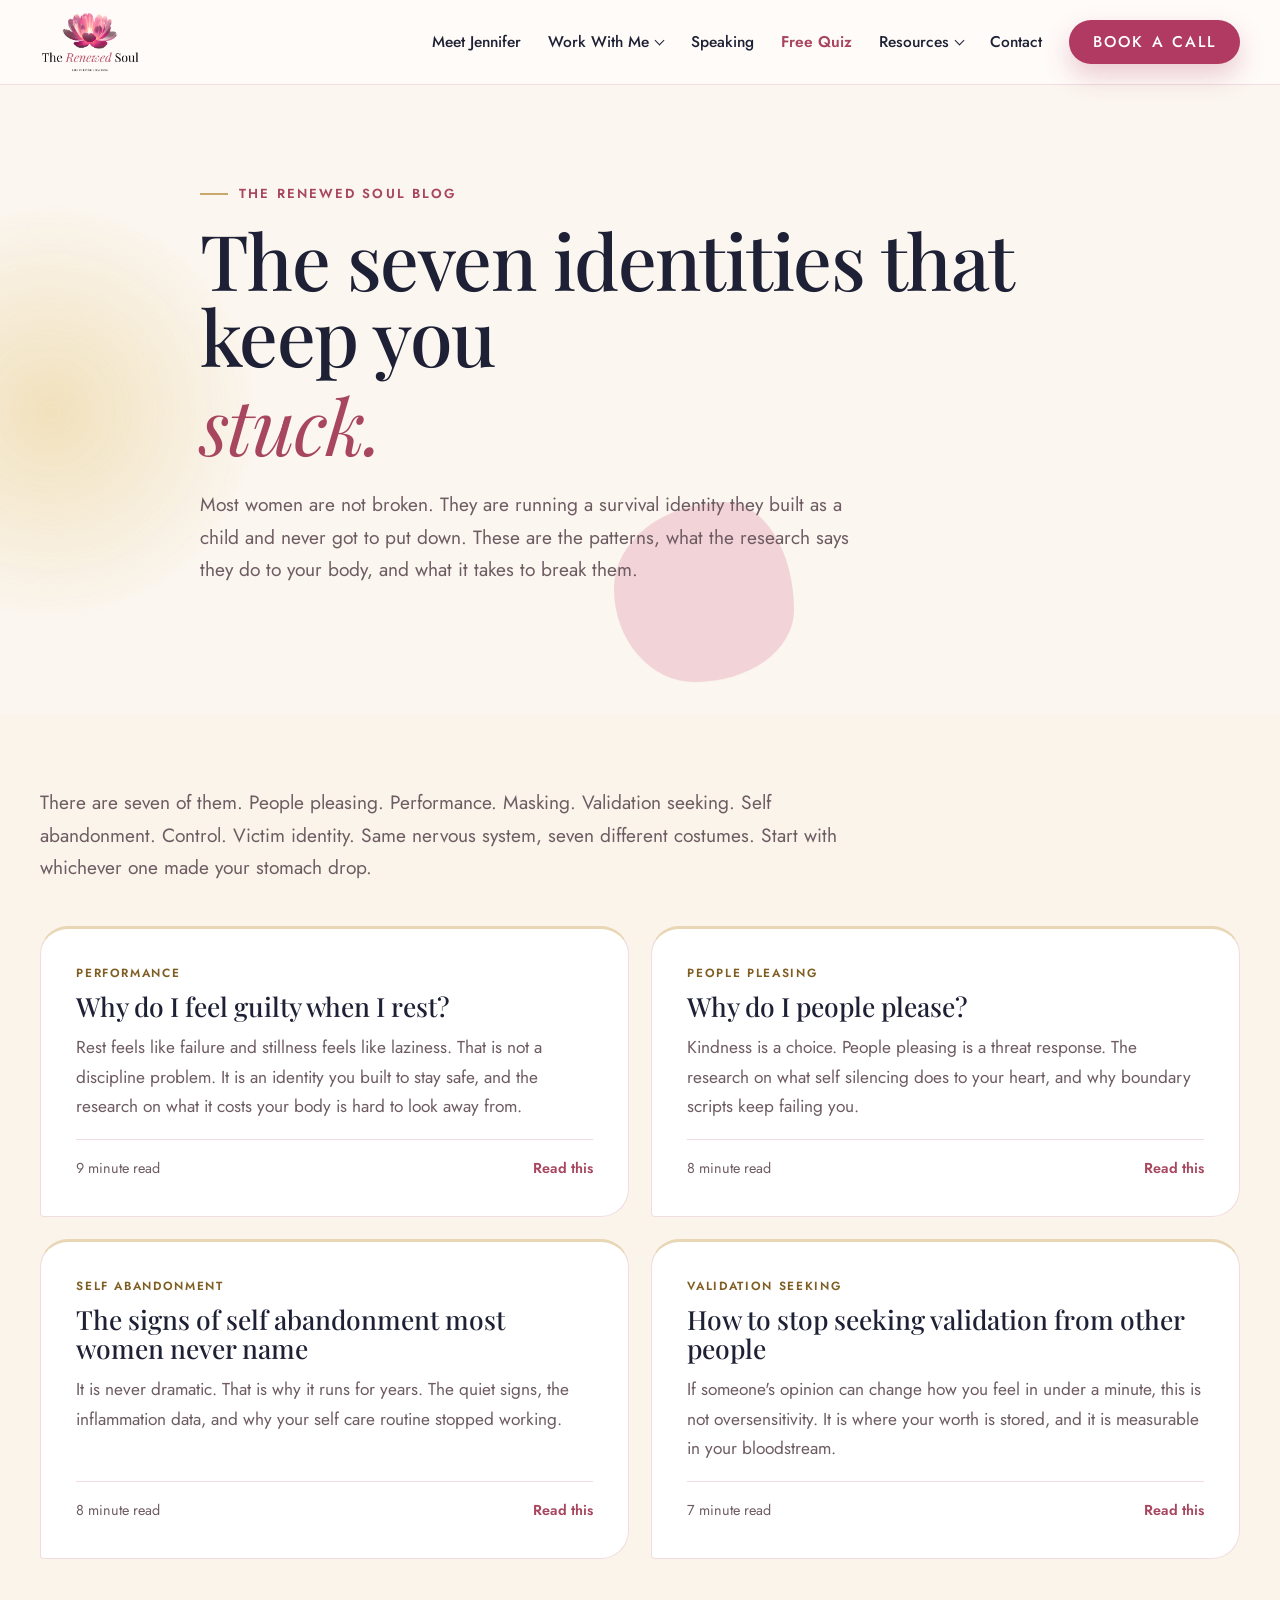
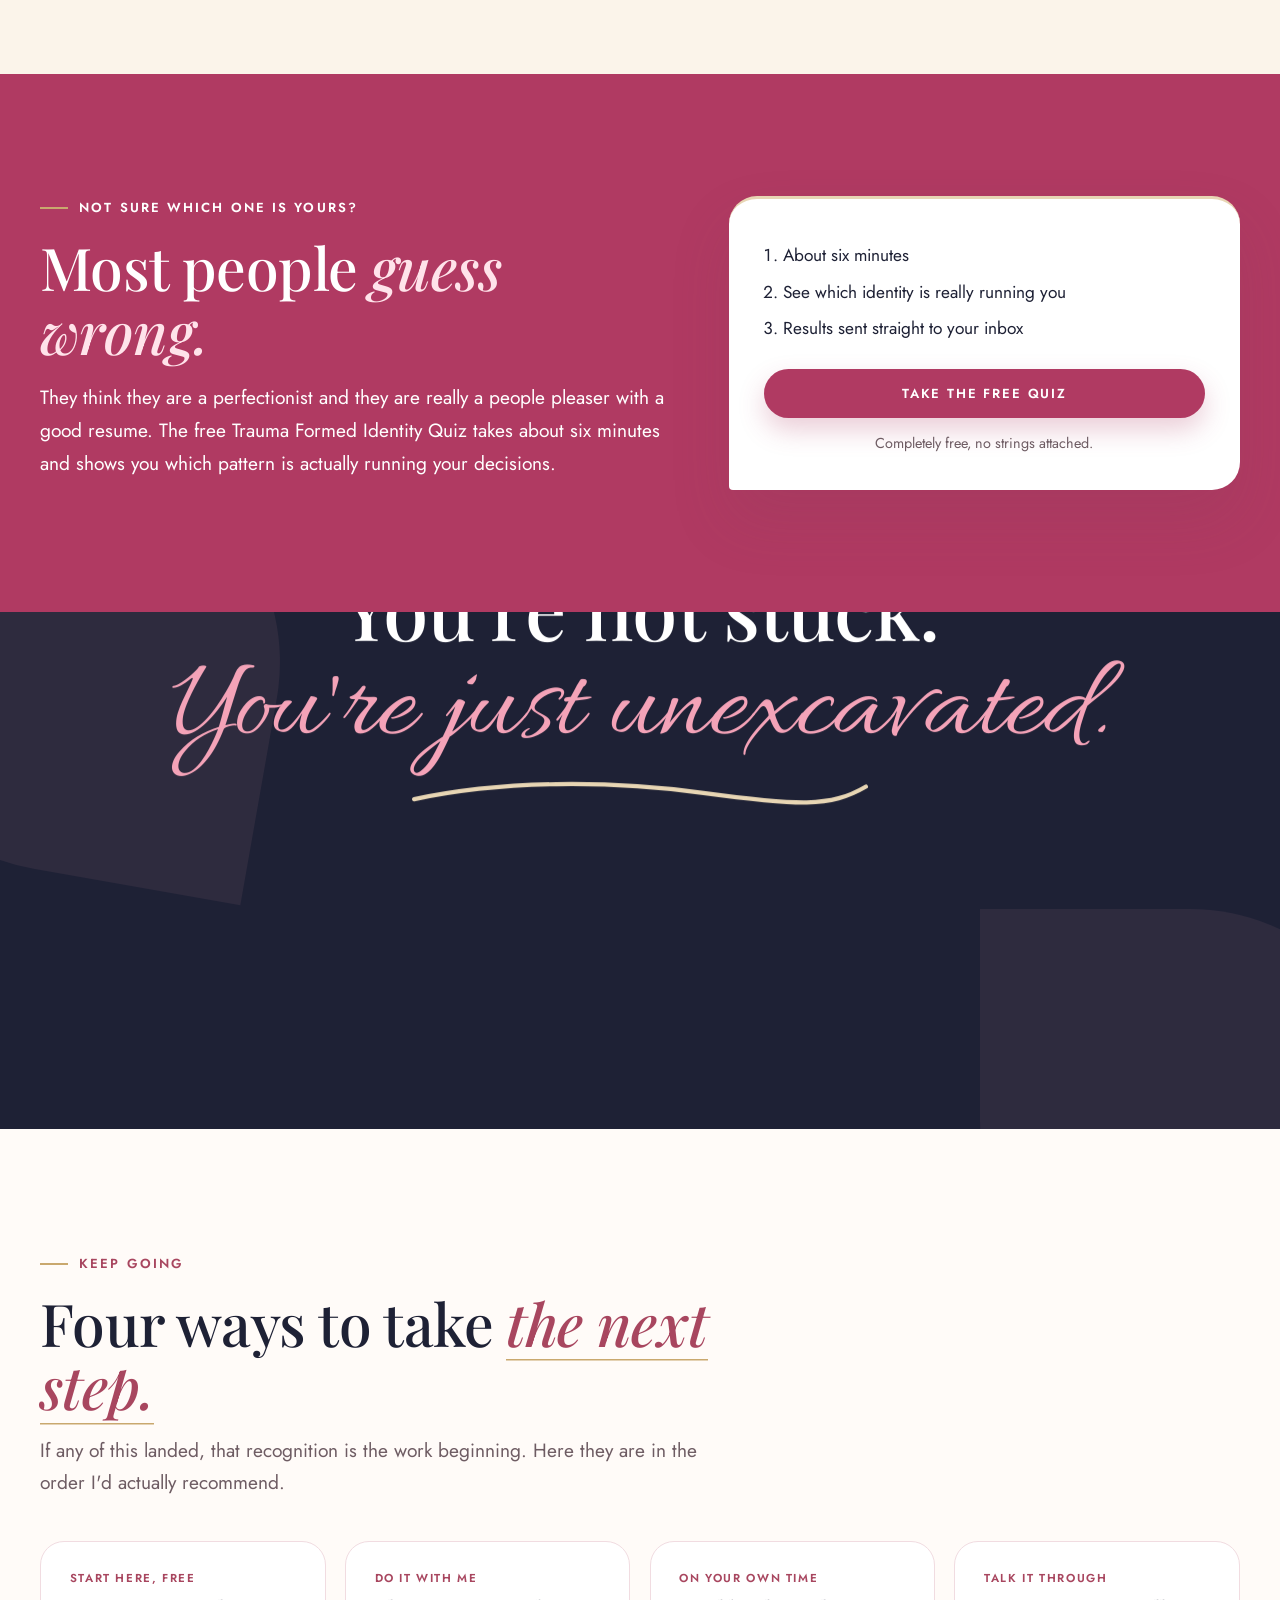
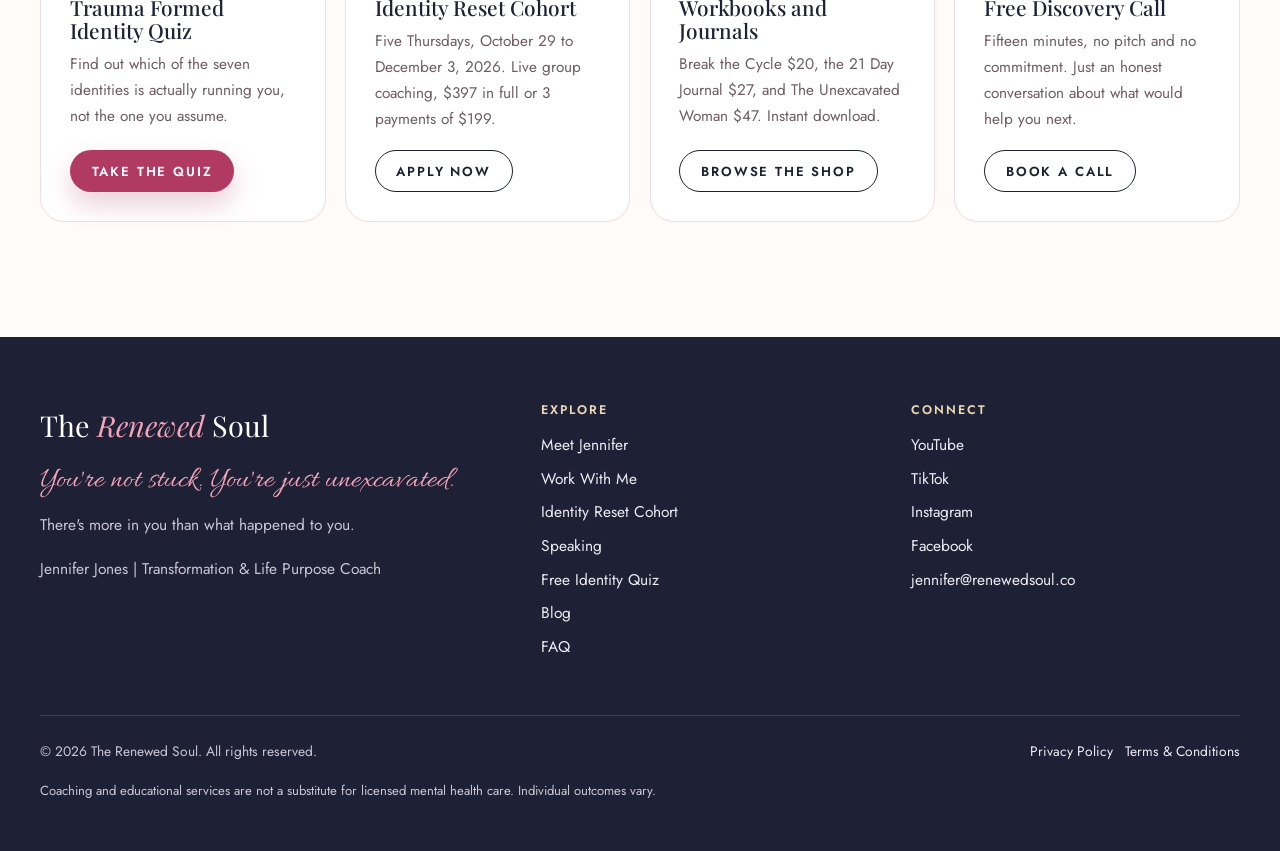
<file: blog.html>
<!DOCTYPE html>
<html lang="en">
<head>
<meta charset="UTF-8">
<meta name="viewport" content="width=device-width, initial-scale=1, viewport-fit=cover">
<script>document.documentElement.classList.add('js')</script>
<title>Blog | The 7 Fractured Identities | Renewed Soul Coaching</title>
<meta name="description" content="People pleasing, performance, masking, validation seeking, self abandonment, control, and victim identity: what they do to your body and how to break them.">
<meta name="author" content="Jennifer Jones">
<meta name="robots" content="index, follow, max-image-preview:large, max-snippet:-1">
<link rel="canonical" href="https://renewedsoul.co/blog.html">
<meta name="theme-color" content="#A8465F">
<meta property="og:type" content="website">
<meta property="og:site_name" content="Renewed Soul Coaching">
<meta property="og:locale" content="en_US">
<meta property="og:url" content="https://renewedsoul.co/blog.html">
<meta property="og:title" content="Blog | The 7 Fractured Identities | Renewed Soul Coaching">
<meta property="og:description" content="People pleasing, performance, masking, validation seeking, self abandonment, control, and victim identity: what they do to your body and how to break them.">
<meta property="og:image" content="https://renewedsoul.co/images/hero.jpg">
<meta property="og:image:width" content="1000">
<meta property="og:image:height" content="1000">
<meta property="og:image:alt" content="Jennifer Jones, Transformation and Life Purpose Coach, smiling">
<meta name="twitter:card" content="summary_large_image">
<meta name="twitter:title" content="Blog | The 7 Fractured Identities | Renewed Soul Coaching">
<meta name="twitter:description" content="People pleasing, performance, masking, validation seeking, self abandonment, control, and victim identity: what they do to your body and how to break them.">
<meta name="twitter:image" content="https://renewedsoul.co/images/hero.jpg">
<meta name="twitter:image:alt" content="Jennifer Jones, Transformation and Life Purpose Coach, smiling">
<link rel="icon" href="logo.png">
<link rel="apple-touch-icon" href="logo.png">
<link rel="sitemap" type="application/xml" href="sitemap.xml">
<script type="application/ld+json">{"@context": "https://schema.org", "@graph": [{"@type": "ProfessionalService", "@id": "https://renewedsoul.co/#business", "name": "Renewed Soul Coaching", "alternateName": ["The Renewed Soul", "Renewed Soul"], "url": "https://renewedsoul.co/", "logo": "https://renewedsoul.co/logo.png", "image": "https://renewedsoul.co/images/hero.jpg", "email": "jennifer@renewedsoul.co", "description": "Transformation and life purpose coaching for women: identity, inner healing, mindset, purpose discovery, vision activation, group cohorts, and speaking.", "founder": {"@id": "https://renewedsoul.co/#jennifer"}, "areaServed": "Worldwide (virtual)", "sameAs": ["https://www.instagram.com/therenewedsoulcoaching", "https://www.facebook.com/renewedsoulcoaching", "https://www.tiktok.com/@therenewedsoulcoach", "https://www.youtube.com/channel/UCcUUK5c2Fx3Fn_vhpyp1Ylw", "https://stan.store/renewedsoul"]}, {"@type": "WebSite", "@id": "https://renewedsoul.co/#website", "url": "https://renewedsoul.co/", "name": "Renewed Soul Coaching", "publisher": {"@id": "https://renewedsoul.co/#business"}, "alternateName": ["The Renewed Soul", "renewedsoul.co"]}, {"@type": "Person", "@id": "https://renewedsoul.co/#jennifer", "name": "Jennifer Jones", "jobTitle": "Transformation & Life Purpose Coach and Speaker", "url": "https://renewedsoul.co/about.html", "image": "https://renewedsoul.co/images/hero.jpg", "worksFor": {"@id": "https://renewedsoul.co/#business"}, "knowsAbout": ["Identity coaching", "Trauma informed coaching", "Life purpose coaching", "Mindset", "People pleasing", "Self abandonment", "Narcissistic abuse recovery", "Business launch strategy", "Public speaking"], "sameAs": ["https://www.instagram.com/therenewedsoulcoaching", "https://www.facebook.com/renewedsoulcoaching", "https://www.tiktok.com/@therenewedsoulcoach", "https://www.youtube.com/channel/UCcUUK5c2Fx3Fn_vhpyp1Ylw"]}, {"@type": "WebPage", "@id": "https://renewedsoul.co/blog.html#webpage", "url": "https://renewedsoul.co/blog.html", "name": "Blog | The 7 Fractured Identities | Renewed Soul Coaching", "description": "People pleasing, performance, masking, validation seeking, self abandonment, control, and victim identity: what they do to your body and how to break them.", "isPartOf": {"@id": "https://renewedsoul.co/#website"}, "primaryImageOfPage": "https://renewedsoul.co/images/hero.jpg", "inLanguage": "en-US"}, {"@type": "BreadcrumbList", "itemListElement": [{"@type": "ListItem", "position": 1, "name": "Home", "item": "https://renewedsoul.co/"}, {"@type": "ListItem", "position": 2, "name": "Blog", "item": "https://renewedsoul.co/blog.html"}]}, {"@type": "Blog", "name": "The Renewed Soul Blog", "url": "https://renewedsoul.co/blog.html", "author": {"@id": "https://renewedsoul.co/#jennifer"}, "blogPost": [{"@type": "BlogPosting", "headline": "Why do I feel guilty when I rest?", "url": "https://renewedsoul.co/why-do-i-feel-guilty-when-i-rest.html", "description": "Rest feels like failure and stillness feels like laziness. That is not a discipline problem. It is an identity you built to stay safe, and the research on what it costs your body is hard to look away from.", "author": {"@id": "https://renewedsoul.co/#jennifer"}, "datePublished": "2026-07-30"}, {"@type": "BlogPosting", "headline": "Why do I people please?", "url": "https://renewedsoul.co/why-do-i-people-please.html", "description": "Kindness is a choice. People pleasing is a threat response. The research on what self silencing does to your heart, and why boundary scripts keep failing you.", "author": {"@id": "https://renewedsoul.co/#jennifer"}, "datePublished": "2026-07-30"}, {"@type": "BlogPosting", "headline": "The signs of self abandonment most women never name", "url": "https://renewedsoul.co/signs-of-self-abandonment.html", "description": "It is never dramatic. That is why it runs for years. The quiet signs, the inflammation data, and why your self care routine stopped working.", "author": {"@id": "https://renewedsoul.co/#jennifer"}, "datePublished": "2026-07-30"}, {"@type": "BlogPosting", "headline": "How to stop seeking validation from other people", "url": "https://renewedsoul.co/how-to-stop-seeking-validation.html", "description": "If someone's opinion can change how you feel in under a minute, this is not oversensitivity. It is where your worth is stored, and it is measurable in your bloodstream.", "author": {"@id": "https://renewedsoul.co/#jennifer"}, "datePublished": "2026-07-30"}]}]}</script>
<link rel="preconnect" href="https://fonts.googleapis.com"><link rel="preconnect" href="https://fonts.gstatic.com" crossorigin>
<link href="https://fonts.googleapis.com/css2?family=Playfair+Display:ital,wght@0,400..800;1,400..700&family=Jost:wght@400;500;600&family=Allura&display=swap" rel="stylesheet">
<link rel="stylesheet" href="styles.css?v=20261023a">
</head>
<body data-page="blog.html">
<a class="skip" href="#main">Skip to main content</a>
<header>
  <div class="wrap head">
    <a class="brand" href="index.html" aria-label="The Renewed Soul home"><img src="logo-header.png" alt="The Renewed Soul, Life Purpose Coaching"></a>
    <button class="menu" aria-expanded="false" aria-controls="mainnav">Menu</button>
    <nav class="main" id="mainnav" aria-label="Main">
      <a href="about.html">Meet Jennifer</a>
      <div class="dd"><a href="services.html">Work With Me</a>
        <ul><li><a href="services.html#signature">Private Coaching</a></li><li><a href="services.html#cohort">Identity Reset Cohort</a></li><li><a href="services.html#roadmap">Purpose Roadmapping</a></li><li><a href="services.html#vision">Vision Activation</a></li></ul></div>
      <a href="speaking.html">Speaking</a>
      <a class="quiz-link" href="quiz.html">Free Quiz</a>
      <div class="dd"><a href="index.html#resources">Resources</a>
        <ul><li><a href="#youtube" data-yt-open>Videos</a></li><li><a href="blog.html">Blog</a></li><li><a href="services.html#digital">Workbooks and Journals</a></li><li><a href="faq.html">FAQ</a></li></ul></div>
      <a href="index.html#contact">Contact</a>
      <a class="btn btn-rose" href="https://calendly.com/jennifer-renewedsoul/15min">Book a Call</a>
    </nav>
  </div>
</header>
<main id="main">

<section class="page-hero hero">
  <div class="blob a parallax" data-speed="0.18"></div><div class="blob b parallax" data-speed="-0.12"></div>
  <div class="wrap" style="max-width:880px">
    <p class="kicker">The Renewed Soul Blog</p>
    <h1>The seven identities that keep you <em>stuck.</em></h1>
    <p class="lede">Most women are not broken. They are running a survival identity they built as a child and never got to put down. These are the patterns, what the research says they do to your body, and what it takes to break them.</p>
  </div>
</section>
<section class="tint" style="padding-top:clamp(3rem,6vw,4.5rem)">
  <div class="wrap">
    <p class="lede" data-reveal style="max-width:68ch;margin-bottom:2.6rem">There are seven of them. People pleasing. Performance. Masking. Validation seeking. Self abandonment. Control. Victim identity. Same nervous system, seven different costumes. Start with whichever one made your stomach drop.</p>
    <h2 class="sr-only">Latest articles</h2><div class="posts"><a class="post" href="why-do-i-feel-guilty-when-i-rest.html" data-reveal data-delay="0"><span class="cat">Performance</span><h3>Why do I feel guilty when I rest?</h3><p>Rest feels like failure and stillness feels like laziness. That is not a discipline problem. It is an identity you built to stay safe, and the research on what it costs your body is hard to look away from.</p><span class="meta"><span>9 minute read</span><b>Read this</b></span></a><a class="post" href="why-do-i-people-please.html" data-reveal data-delay="120"><span class="cat">People Pleasing</span><h3>Why do I people please?</h3><p>Kindness is a choice. People pleasing is a threat response. The research on what self silencing does to your heart, and why boundary scripts keep failing you.</p><span class="meta"><span>8 minute read</span><b>Read this</b></span></a><a class="post" href="signs-of-self-abandonment.html" data-reveal data-delay="0"><span class="cat">Self Abandonment</span><h3>The signs of self abandonment most women never name</h3><p>It is never dramatic. That is why it runs for years. The quiet signs, the inflammation data, and why your self care routine stopped working.</p><span class="meta"><span>8 minute read</span><b>Read this</b></span></a><a class="post" href="how-to-stop-seeking-validation.html" data-reveal data-delay="120"><span class="cat">Validation Seeking</span><h3>How to stop seeking validation from other people</h3><p>If someone's opinion can change how you feel in under a minute, this is not oversensitivity. It is where your worth is stored, and it is measurable in your bloodstream.</p><span class="meta"><span>7 minute read</span><b>Read this</b></span></a></div>
  </div>
</section>
<section class="quiz-band">
  <div class="wrap quiz-grid">
    <div data-reveal="left"><p class="kicker">Not sure which one is yours?</p><h2>Most people <em>guess wrong.</em></h2><p class="lede" style="margin-top:1.2rem">They think they are a perfectionist and they are really a people pleaser with a good resume. The free Trauma Formed Identity Quiz takes about six minutes and shows you which pattern is actually running your decisions.</p></div>
    <div class="quiz-card" data-reveal="right"><ol><li>About six minutes</li><li>See which identity is really running you</li><li>Results sent straight to your inbox</li></ol><a class="btn btn-rose" href="quiz.html">Take the free quiz</a><small>Completely free, no strings attached.</small></div>
  </div>
</section>
<section class="signature"><div class="wrap"><h2 class="parallax" data-speed="-0.1"><span class="tag-small">Start where you are</span>You're not stuck. <em class="script">You're just unexcavated.<svg class="swash" viewBox="0 0 220 18" aria-hidden="true" focusable="false"><path d="M3 12 C 45 3, 95 3, 140 9 S 200 16, 217 6" fill="none" stroke="currentColor" stroke-width="2" stroke-linecap="round"/></svg></em></h2></div></section>
<section>
  <div class="wrap">
    <div data-reveal style="max-width:720px;margin-bottom:2.6rem"><p class="kicker">Keep going</p><h2>Four ways to take <em>the next step.</em></h2><p class="lede" style="margin-top:1rem">If any of this landed, that recognition is the work beginning. Here they are in the order I'd actually recommend.</p></div>
    <div class="ways4">
      <div data-reveal data-delay="0"><span class="k">Start here, free</span><h3>Trauma Formed Identity Quiz</h3><p>Find out which of the seven identities is actually running you, not the one you assume.</p><a class="btn btn-rose" href="quiz.html">Take the quiz</a></div>
      <div data-reveal data-delay="100"><span class="k">Do it with me</span><h3>Identity Reset Cohort</h3><p>Five Thursdays, October 29 to December 3, 2026. Live group coaching, $397 in full or 3 payments of $199.</p><a class="btn btn-line" href="https://forms.gle/mDTVDYQPwBwB2Vpw5">Apply now</a></div>
      <div data-reveal data-delay="200"><span class="k">On your own time</span><h3>Workbooks and Journals</h3><p>Break the Cycle $20, the 21 Day Journal $27, and The Unexcavated Woman $47. Instant download.</p><a class="btn btn-line" href="services.html#digital">Browse the shop</a></div>
      <div data-reveal data-delay="300"><span class="k">Talk it through</span><h3>Free Discovery Call</h3><p>Fifteen minutes, no pitch and no commitment. Just an honest conversation about what would help you next.</p><a class="btn btn-line" href="https://calendly.com/jennifer-renewedsoul/15min">Book a call</a></div>
    </div>
  </div>
</section>
</main>
<footer>
  <div class="wrap">
    <div class="foot">
      <div><div class="name">The <em>Renewed</em> Soul</div><p class="tagline">You're not stuck. You're just unexcavated.</p><p>There's more in you than what happened to you.</p><p>Jennifer Jones | Transformation &amp; Life Purpose Coach</p></div>
      <div><h2 class="fh">Explore</h2><ul><li><a href="about.html">Meet Jennifer</a></li><li><a href="services.html">Work With Me</a></li><li><a href="services.html#cohort">Identity Reset Cohort</a></li><li><a href="speaking.html">Speaking</a></li><li><a href="quiz.html">Free Identity Quiz</a></li><li><a href="blog.html">Blog</a></li><li><a href="faq.html">FAQ</a></li></ul></div>
      <div><h2 class="fh">Connect</h2><ul><li><a href="https://www.youtube.com/channel/UCcUUK5c2Fx3Fn_vhpyp1Ylw">YouTube</a></li><li><a href="https://www.tiktok.com/@therenewedsoulcoach">TikTok</a></li><li><a href="https://www.instagram.com/therenewedsoulcoaching">Instagram</a></li><li><a href="https://www.facebook.com/renewedsoulcoaching">Facebook</a></li><li><a href="mailto:jennifer@renewedsoul.co">jennifer@renewedsoul.co</a></li></ul></div>
    </div>
    <div class="fine"><span>&copy; 2026 The Renewed Soul. All rights reserved.</span><span><a href="privacy.html">Privacy Policy</a> &nbsp; <a href="terms.html">Terms &amp; Conditions</a></span></div>
    <p style="font-size:.82rem;margin-top:1rem;color:#9F8B93">Coaching and educational services are not a substitute for licensed mental health care. Individual outcomes vary.</p>
  </div>
</footer>

<dialog class="promo" id="promo" aria-labelledby="promo-t">
  <button class="x" aria-label="Close" data-close>&times;</button>
  <div class="promo-grid">
    <img src="images/popup.jpg" width="900" height="900" alt="Jennifer Jones smiling in a black turtleneck">
    <div class="promo-body">
      <p class="kicker">The Identity Reset Cohort</p>
      <h2 id="promo-t">Ready to rediscover <em>who you are?</em></h2>
      <p>Five weeks of guided group coaching to recognize old identity patterns, reconnect with your voice, and move forward with greater clarity.</p>
      <div class="promo-meta">
        <span><strong>Thursdays, October 29 to December 3, 2026</strong></span>
        <span>5:30 to 7:00 PM Pacific (8:30 PM Eastern)</span>
        <span>No class Thursday, November 26, for Thanksgiving</span>
        <span>Special pay in full rate: <strong>$397</strong></span>
      </div>
      <a class="btn btn-rose" href="https://forms.gle/mDTVDYQPwBwB2Vpw5" data-applied>Apply for the cohort</a>
      <button class="later" data-close>Maybe later</button>
      <p class="promo-note">Applications are reviewed before enrollment.</p>
    </div>
  </div>
</dialog>

<dialog class="ytpop" id="youtube" aria-labelledby="yt-t">
  <button class="x" aria-label="Close" data-close>&times;</button>
  <div class="yt-top"><img src="logo.png" alt=""><h2 id="yt-t">The Renewed Soul on YouTube</h2><p>@RenewedSoulCoaching</p></div>
  <ul class="yt-list">
    <li><a href="https://www.youtube.com/@RenewedSoulCoaching/videos"><span class="pl"><svg viewBox="0 0 24 24"><path d="M6 4l14 8-14 8z"/></svg></span><div><strong>What Are the 7 Fractured Identities?</strong><span>Two part teaching on breaking toxic cycles</span></div></a></li>
    <li><a href="https://www.youtube.com/@RenewedSoulCoaching/videos"><span class="pl"><svg viewBox="0 0 24 24"><path d="M6 4l14 8-14 8z"/></svg></span><div><strong>The People Pleaser Identity</strong><span>Two part series on what people pleasing is doing to you</span></div></a></li>
    <li><a href="https://www.youtube.com/@RenewedSoulCoaching/videos"><span class="pl"><svg viewBox="0 0 24 24"><path d="M6 4l14 8-14 8z"/></svg></span><div><strong>Performance Identity</strong><span>Why success never feels like enough</span></div></a></li>
  </ul>
  <div class="yt-actions"><a class="btn btn-rose" href="https://www.youtube.com/@RenewedSoulCoaching?sub_confirmation=1">Subscribe</a><a class="btn btn-line" href="https://www.youtube.com/@RenewedSoulCoaching/videos">Watch all videos</a></div>
</dialog>

<script>
/* ===== Settings ===== */
const POPUP_DELAY_SECONDS = 10;
const POPUP_UNTIL = "2026-12-03";   /* the pop-up stops showing after this date */
const FORM_ENDPOINT = "https://formsubmit.co/ajax/jennifer@renewedsoul.co";   /* form messages are delivered to this inbox */
/* YouTube: paste a video ID (the letters after watch?v=) into any data-yt="" and it plays right on the page */
/* ==================== */
(function(){
  const d=document, reduce=matchMedia('(prefers-reduced-motion: reduce)').matches;
  try{history.scrollRestoration='manual'}catch(e){}
  const land=()=>{const h=location.hash&&d.getElementById(location.hash.slice(1));if(h)h.scrollIntoView({behavior:'instant'});else scrollTo({top:0,behavior:'instant'})};
  land();addEventListener('load',()=>{land();setTimeout(land,350)});
  requestAnimationFrame(()=>d.body.classList.add('loaded'));
  const mb=d.querySelector('.menu'),nav=d.getElementById('mainnav');
  mb.addEventListener('click',()=>{const o=nav.classList.toggle('open');mb.setAttribute('aria-expanded',o);mb.textContent=o?'Close':'Menu'});
  nav.querySelectorAll('a').forEach(a=>a.addEventListener('click',()=>{nav.classList.remove('open');mb.textContent='Menu';mb.setAttribute('aria-expanded','false')}));
  addEventListener('keydown',e=>{if(e.key==='Escape'&&nav.classList.contains('open')){nav.classList.remove('open');mb.textContent='Menu';mb.setAttribute('aria-expanded','false');mb.focus()}});
  const io=new IntersectionObserver(es=>es.forEach(e=>{if(e.isIntersecting){e.target.classList.add('in');io.unobserve(e.target)}}),{threshold:.12,rootMargin:'0px 0px -6% 0px'});
  d.querySelectorAll('[data-reveal]').forEach(el=>{el.style.transitionDelay=(el.dataset.delay||0)+'ms';io.observe(el)});
  d.querySelectorAll('[data-yt]').forEach(v=>{const id=v.dataset.yt;if(!id)return;v.addEventListener('click',e=>{e.preventDefault();const f=v.querySelector('.frame')||v;f.insertAdjacentHTML('beforeend','<iframe src="https://www.youtube-nocookie.com/embed/'+id+'?autoplay=1" allow="autoplay; encrypted-media" allowfullscreen title="Video"></iframe>')})});
  const brand=d.querySelector('.brand');
  brand.addEventListener('click',e=>{if(d.body.dataset.page==='index.html'){e.preventDefault();scrollTo({top:0,behavior:reduce?'auto':'smooth'})}});
  const yt=d.getElementById('youtube');
  d.querySelectorAll('[data-yt-open]').forEach(a=>a.addEventListener('click',e=>{e.preventDefault();nav.classList.remove('open');yt.showModal()}));
  yt.querySelector('[data-close]').addEventListener('click',()=>yt.close());
  yt.addEventListener('click',e=>{if(e.target===yt)yt.close()});
  /* cohort pop-up */
  const promo=d.getElementById('promo');
  const store=(k,v)=>{try{return v===undefined?localStorage.getItem(k):localStorage.setItem(k,v)}catch(e){return null}};
  const dismiss=()=>{promo.close();store('rs_cohort_seen',Date.now())};
  promo.querySelectorAll('[data-close]').forEach(b=>b.addEventListener('click',dismiss));
  promo.addEventListener('cancel',()=>store('rs_cohort_seen',Date.now()));
  promo.addEventListener('click',e=>{if(e.target===promo)dismiss()});
  promo.querySelector('[data-applied]').addEventListener('click',()=>store('rs_cohort_seen',Date.now()));
  let seen=null;try{seen=sessionStorage.getItem('rs_cohort_session')}catch(e){}
  const live=new Date()<=new Date(POPUP_UNTIL+'T23:59:59')&&d.body.dataset.page!=='approved.html';
  if(live&&!seen){let shown=false;const show=()=>{if(shown||d.querySelector('dialog[open]'))return;shown=true;try{sessionStorage.setItem('rs_cohort_session','1')}catch(e){}promo.showModal()};setTimeout(show,POPUP_DELAY_SECONDS*1000)}
  if(reduce)return;
  const par=[...d.querySelectorAll('[data-speed]')];
  function tick(){const vh=innerHeight;par.forEach(el=>{const r=el.parentElement.getBoundingClientRect();const c=r.top+r.height/2-vh/2;const s=parseFloat(el.dataset.speed);el.style.transform='translate3d(0,'+(c*s).toFixed(1)+'px,0)'+(el.dataset.scale?' scale('+el.dataset.scale+')':'')});requestAnimationFrame(tick)}
  requestAnimationFrame(tick);
})();
async function sendForm(f,subject){
  const box=f.querySelector('.formmsg');
  box.classList.remove('show');
  const missing=[...f.querySelectorAll('[required]')].filter(i=>!i.value.trim());
  if(missing.length){box.textContent='Please fill in your name, email, and the other required fields so Jennifer can reply.';box.classList.add('show');missing[0].focus();return}
  const btn=f.querySelector('button[type=submit]');const label=btn.textContent;btn.disabled=true;btn.textContent='Sending...';
  const data=Object.fromEntries(new FormData(f));data._subject=subject+': '+(data['Name']||'');if(String(data['Interested in']||'').indexOf('Visionaire')===0){data._cc='jennifer@visionaireconsultinggroup.com';data._subject='Visionaire Consulting Group inquiry: '+(data['Name']||'')}data._template='table';data._captcha='false';
  const done=()=>{const t=document.createElement('div');t.className='thanks';t.setAttribute('role','status');t.setAttribute('tabindex','-1');
    t.innerHTML='<p class="kicker">Message received</p><h3>Thank you, '+(data['Name']||'friend').replace(/[<>&]/g,'')+'!</h3><p>Your message was sent to Jennifer, and she will reply personally within 48 hours. Check your inbox (and your spam folder) for her reply.</p><p><a class="btn btn-rose" href="https://calendly.com/jennifer-renewedsoul/15min">Book a free discovery call</a></p>';
    f.replaceWith(t);t.focus({preventScroll:true})};
  if(FORM_ENDPOINT==='PREVIEW'){setTimeout(done,600);return}
  try{const r=await fetch(FORM_ENDPOINT,{method:'POST',headers:{'Content-Type':'application/json',Accept:'application/json'},body:JSON.stringify(data)});if(!r.ok)throw 0;done()}
  catch(_){btn.disabled=false;btn.textContent=label;
    const body=Object.entries(data).filter(([k])=>!k.startsWith('_')).map(([k,v])=>k+': '+v).join(String.fromCharCode(10));
    box.innerHTML='That did not go through. <a href="mailto:jennifer@renewedsoul.co?subject='+encodeURIComponent(subject)+'&body='+encodeURIComponent(body)+'">Send it by email instead</a>, or write to jennifer@renewedsoul.co.';box.classList.add('show')}
}
</script>
</body>
</html>
</file>
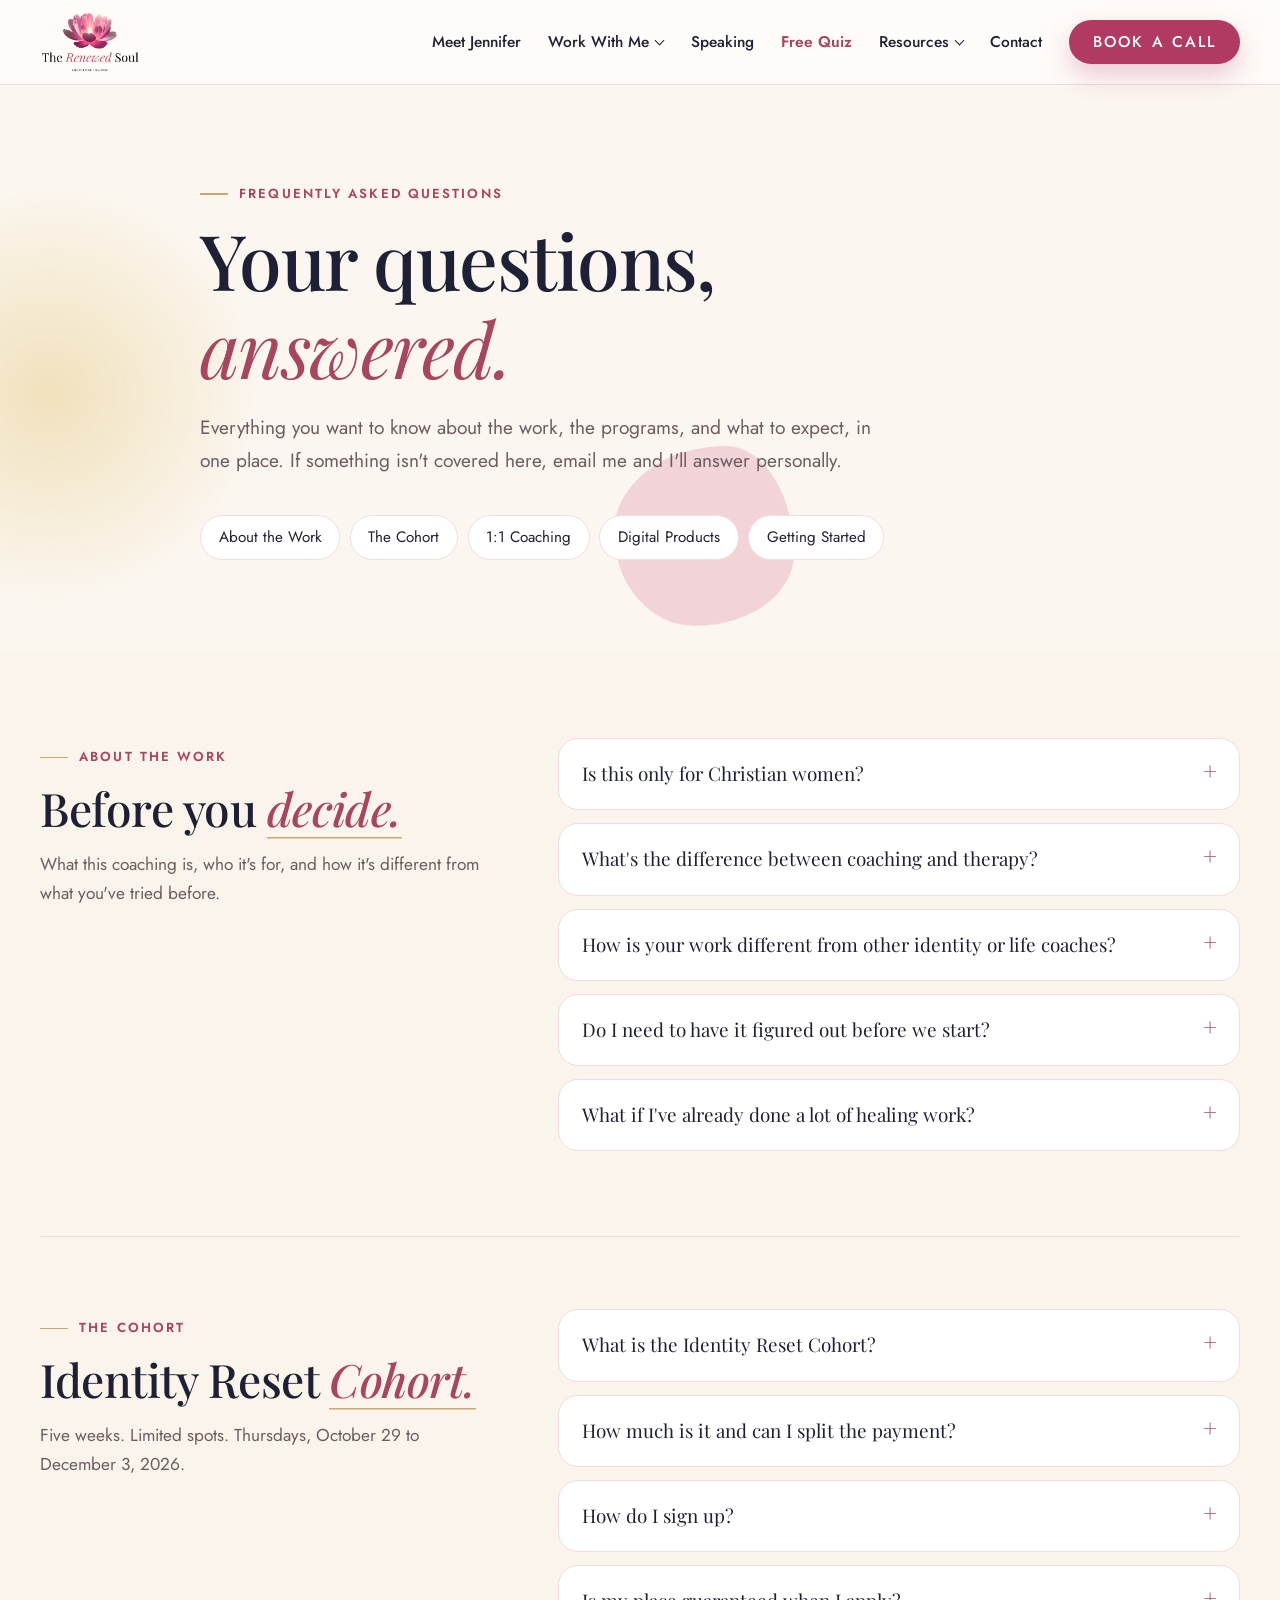
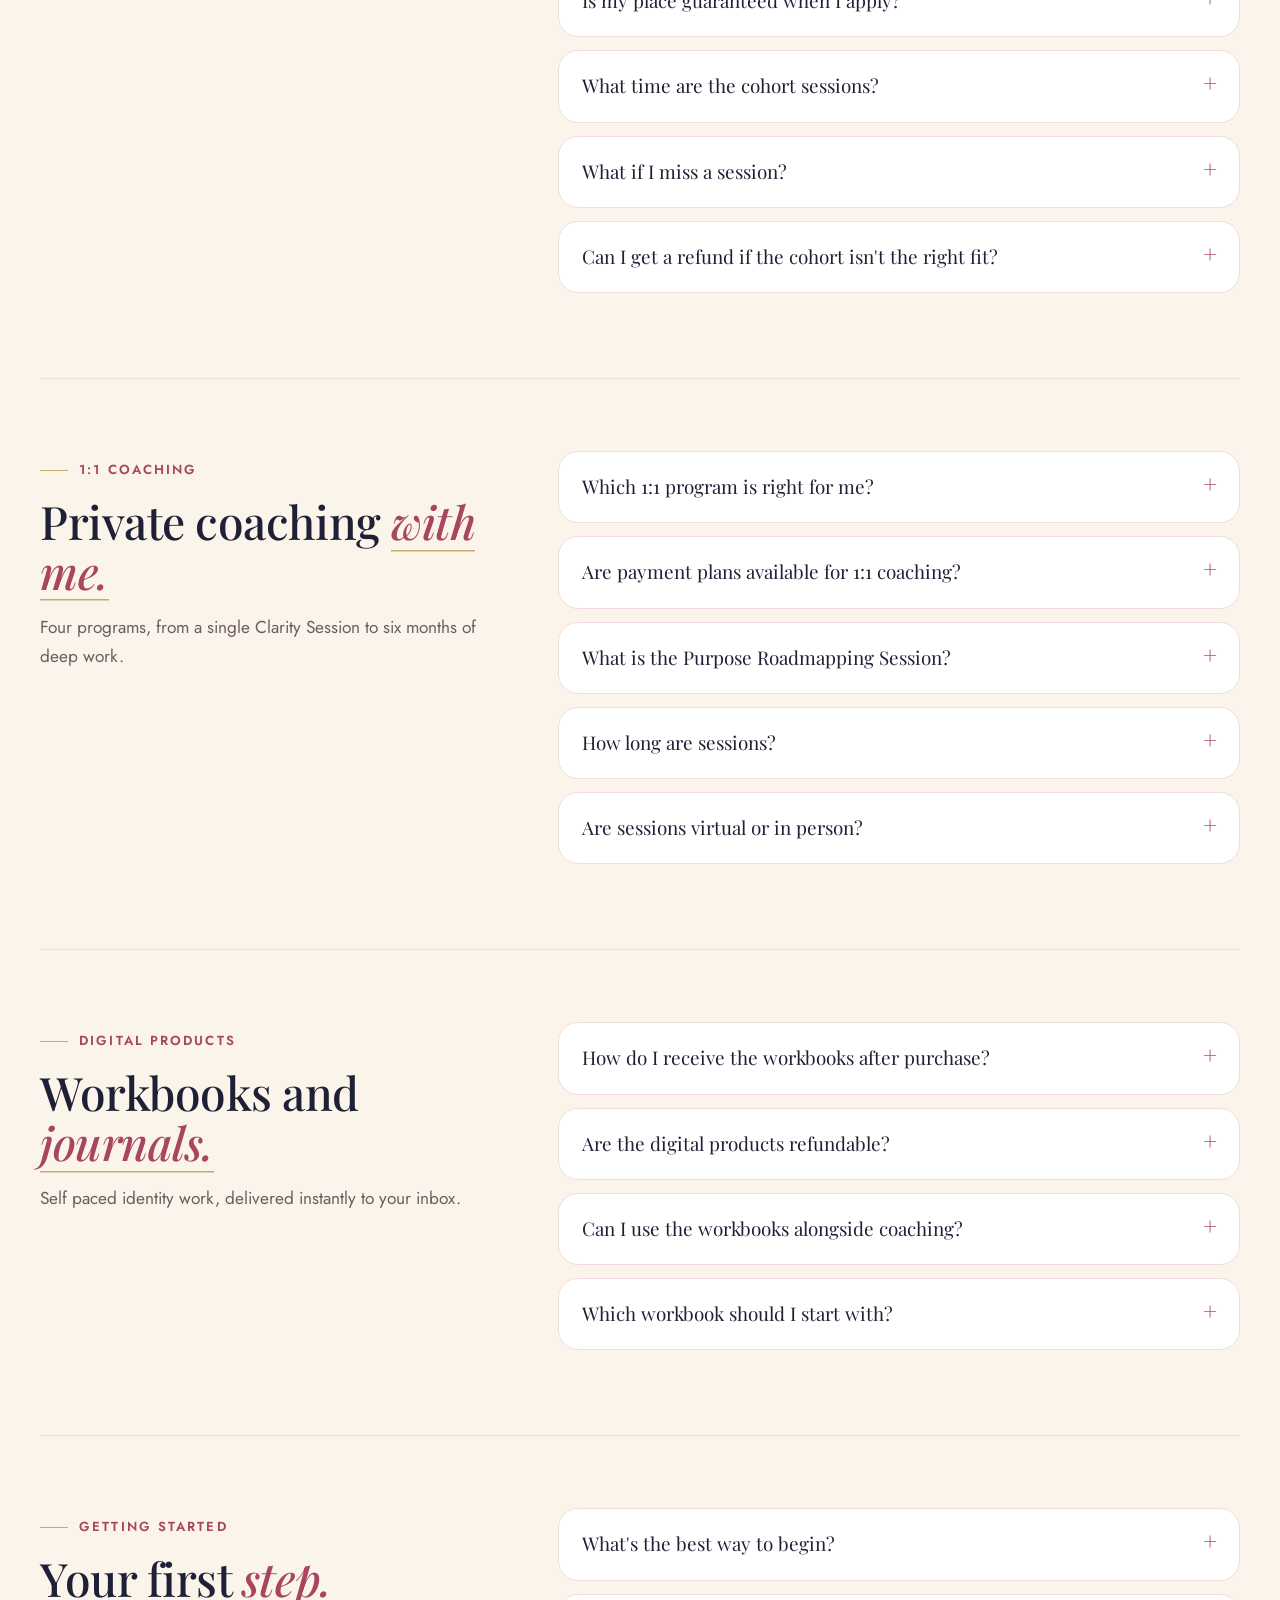
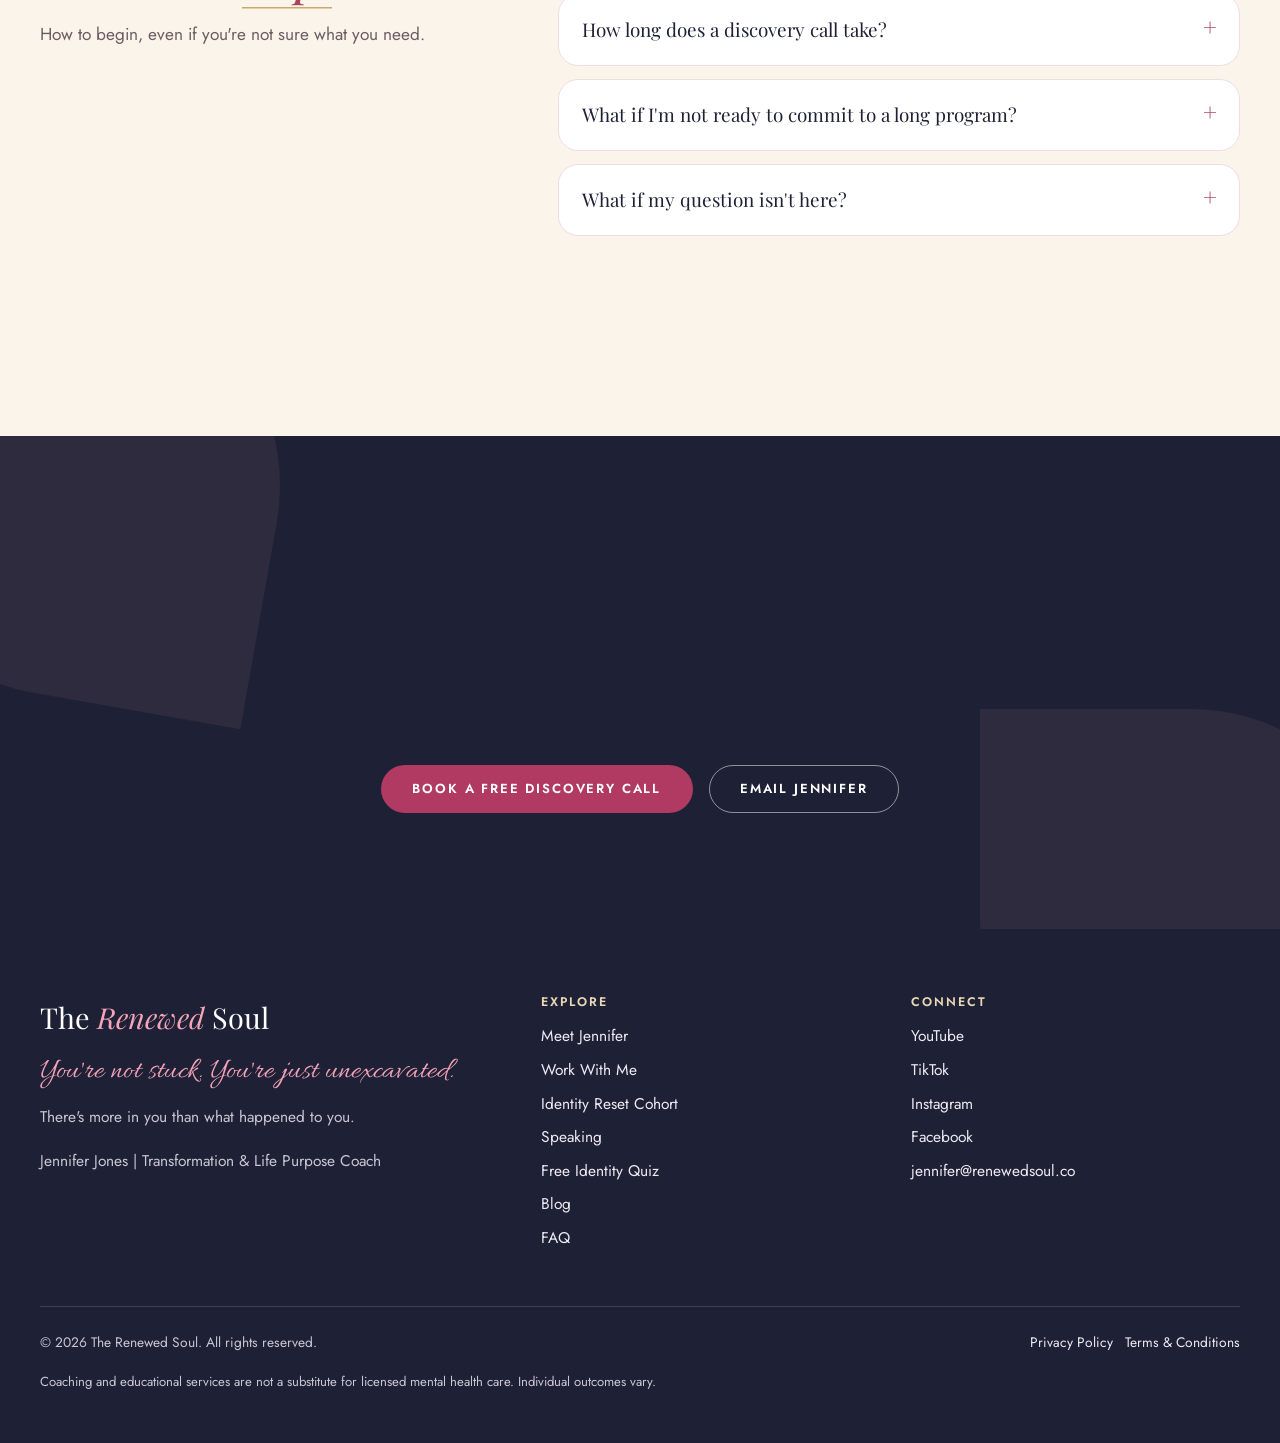
<file: faq.html>
<!DOCTYPE html>
<html lang="en">
<head>
<meta charset="UTF-8">
<meta name="viewport" content="width=device-width, initial-scale=1, viewport-fit=cover">
<script>document.documentElement.classList.add('js')</script>
<title>FAQ | Life Purpose Coaching | Renewed Soul Coaching</title>
<meta name="description" content="Answers about 1:1 coaching, the Identity Reset Cohort starting October 29, Purpose Roadmapping, digital workbooks, and how to begin with Jennifer Jones.">
<meta name="author" content="Jennifer Jones">
<meta name="robots" content="index, follow, max-image-preview:large, max-snippet:-1">
<link rel="canonical" href="https://renewedsoul.co/faq.html">
<meta name="theme-color" content="#A8465F">
<meta property="og:type" content="website">
<meta property="og:site_name" content="Renewed Soul Coaching">
<meta property="og:locale" content="en_US">
<meta property="og:url" content="https://renewedsoul.co/faq.html">
<meta property="og:title" content="FAQ | Life Purpose Coaching | Renewed Soul Coaching">
<meta property="og:description" content="Answers about 1:1 coaching, the Identity Reset Cohort starting October 29, Purpose Roadmapping, digital workbooks, and how to begin with Jennifer Jones.">
<meta property="og:image" content="https://renewedsoul.co/images/hero.jpg">
<meta property="og:image:width" content="1000">
<meta property="og:image:height" content="1000">
<meta property="og:image:alt" content="Jennifer Jones, Transformation and Life Purpose Coach, smiling">
<meta name="twitter:card" content="summary_large_image">
<meta name="twitter:title" content="FAQ | Life Purpose Coaching | Renewed Soul Coaching">
<meta name="twitter:description" content="Answers about 1:1 coaching, the Identity Reset Cohort starting October 29, Purpose Roadmapping, digital workbooks, and how to begin with Jennifer Jones.">
<meta name="twitter:image" content="https://renewedsoul.co/images/hero.jpg">
<meta name="twitter:image:alt" content="Jennifer Jones, Transformation and Life Purpose Coach, smiling">
<link rel="icon" href="logo.png">
<link rel="apple-touch-icon" href="logo.png">
<link rel="sitemap" type="application/xml" href="sitemap.xml">
<script type="application/ld+json">{"@context": "https://schema.org", "@graph": [{"@type": "ProfessionalService", "@id": "https://renewedsoul.co/#business", "name": "Renewed Soul Coaching", "alternateName": ["The Renewed Soul", "Renewed Soul"], "url": "https://renewedsoul.co/", "logo": "https://renewedsoul.co/logo.png", "image": "https://renewedsoul.co/images/hero.jpg", "email": "jennifer@renewedsoul.co", "description": "Transformation and life purpose coaching for women: identity, inner healing, mindset, purpose discovery, vision activation, group cohorts, and speaking.", "founder": {"@id": "https://renewedsoul.co/#jennifer"}, "areaServed": "Worldwide (virtual)", "sameAs": ["https://www.instagram.com/therenewedsoulcoaching", "https://www.facebook.com/renewedsoulcoaching", "https://www.tiktok.com/@therenewedsoulcoach", "https://www.youtube.com/channel/UCcUUK5c2Fx3Fn_vhpyp1Ylw", "https://stan.store/renewedsoul"]}, {"@type": "WebSite", "@id": "https://renewedsoul.co/#website", "url": "https://renewedsoul.co/", "name": "Renewed Soul Coaching", "publisher": {"@id": "https://renewedsoul.co/#business"}, "alternateName": ["The Renewed Soul", "renewedsoul.co"]}, {"@type": "Person", "@id": "https://renewedsoul.co/#jennifer", "name": "Jennifer Jones", "jobTitle": "Transformation & Life Purpose Coach and Speaker", "url": "https://renewedsoul.co/about.html", "image": "https://renewedsoul.co/images/hero.jpg", "worksFor": {"@id": "https://renewedsoul.co/#business"}, "knowsAbout": ["Identity coaching", "Trauma informed coaching", "Life purpose coaching", "Mindset", "People pleasing", "Self abandonment", "Narcissistic abuse recovery", "Business launch strategy", "Public speaking"], "sameAs": ["https://www.instagram.com/therenewedsoulcoaching", "https://www.facebook.com/renewedsoulcoaching", "https://www.tiktok.com/@therenewedsoulcoach", "https://www.youtube.com/channel/UCcUUK5c2Fx3Fn_vhpyp1Ylw"]}, {"@type": "WebPage", "@id": "https://renewedsoul.co/faq.html#webpage", "url": "https://renewedsoul.co/faq.html", "name": "FAQ | Life Purpose Coaching | Renewed Soul Coaching", "description": "Answers about 1:1 coaching, the Identity Reset Cohort starting October 29, Purpose Roadmapping, digital workbooks, and how to begin with Jennifer Jones.", "isPartOf": {"@id": "https://renewedsoul.co/#website"}, "primaryImageOfPage": "https://renewedsoul.co/images/hero.jpg", "inLanguage": "en-US"}, {"@type": "BreadcrumbList", "itemListElement": [{"@type": "ListItem", "position": 1, "name": "Home", "item": "https://renewedsoul.co/"}, {"@type": "ListItem", "position": 2, "name": "FAQ", "item": "https://renewedsoul.co/faq.html"}]}, {"@type": "FAQPage", "mainEntity": [{"@type": "Question", "name": "Is this only for Christian women?", "acceptedAnswer": {"@type": "Answer", "text": "No. My faith anchors my work, but the framework I teach is built on identity psychology, neuroscience, and inner healing principles that are universal. Women of every background and belief have come through this process and found it transformational. If you're a woman of faith, you'll find me unapologetic about mine. If you're not, you won't feel preached at. You'll feel met where you are."}}, {"@type": "Question", "name": "What's the difference between coaching and therapy?", "acceptedAnswer": {"@type": "Answer", "text": "Therapy often focuses on diagnosing, processing, and healing the past. Coaching moves you forward from where you are now. In our work, I acknowledge what happened to you, help you understand how it formed your identity, and then we actively rebuild that identity from the inside out. Many of my clients work with both a therapist and me: coaching for the forward movement, therapy for the deep clinical processing.  Important: I am not a licensed therapist, and coaching is not a substitute for clinical mental health support. If you're in crisis, please reach out to a licensed mental health professional."}}, {"@type": "Question", "name": "How is your work different from other identity or life coaches?", "acceptedAnswer": {"@type": "Answer", "text": "Most coaches will tell you to change your behavior. Set a boundary. Try harder. I don't believe that works long term, because the behavior isn't the problem. The identity underneath it is. My framework, the Seven Fractured Identities, names the specific survival selves women learned to become. We don't change behavior at the surface. We change it at the root."}}, {"@type": "Question", "name": "Do I need to have it figured out before we start?", "acceptedAnswer": {"@type": "Answer", "text": "Not even close. Most women who come to me know something feels off but can't name it. They've read the books, done the work, tried the routines, and still feel like they're circling the same mountain. That's where this work begins. Bring the confusion. We'll work with it together."}}, {"@type": "Question", "name": "What if I've already done a lot of healing work?", "acceptedAnswer": {"@type": "Answer", "text": "Most women I work with have done years of healing: therapy, books, conferences, retreats. They come to me when surface work has hit a ceiling. The Seven Fractured Identities framework goes beneath the surface to the patterns that are still running."}}, {"@type": "Question", "name": "What is the Identity Reset Cohort?", "acceptedAnswer": {"@type": "Answer", "text": "A five week live group coaching experience built on my Identity Reset work. Each Thursday we take on the fractured identities: where they came from, how they still run your decisions, and the specific work to dismantle them, inside a small group doing the work alongside you. Sessions are Thursdays, October 29, November 5, November 12, November 19, and December 3, 2026, with no session on November 26 for Thanksgiving."}}, {"@type": "Question", "name": "How much is it and can I split the payment?", "acceptedAnswer": {"@type": "Answer", "text": "Two options: $397 paid in full , or 3 payments of $199 ($597 total). Both give you the same complete experience."}}, {"@type": "Question", "name": "How do I sign up?", "acceptedAnswer": {"@type": "Answer", "text": "Start with the short application. I personally review every one. If you're approved, you'll receive an email with your enrollment link to choose your payment option and reserve your seat.  Apply for the cohort"}}, {"@type": "Question", "name": "Is my place guaranteed when I apply?", "acceptedAnswer": {"@type": "Answer", "text": "No. Applying doesn't reserve a seat. Your place is confirmed after approval and payment. Spots are limited on purpose, small enough that I know each of you by name and your story."}}, {"@type": "Question", "name": "What time are the cohort sessions?", "acceptedAnswer": {"@type": "Answer", "text": "Thursday evenings from 5:30 to 7:00 PM Pacific, which is 8:30 to 10:00 PM Eastern. Each session runs 90 minutes."}}, {"@type": "Question", "name": "What if I miss a session?", "acceptedAnswer": {"@type": "Answer", "text": "Life happens. Every session is recorded and shared with the cohort, so you can catch up at your own pace."}}, {"@type": "Question", "name": "Can I get a refund if the cohort isn't the right fit?", "acceptedAnswer": {"@type": "Answer", "text": "Because we're holding a spot for you in a small group, cohort enrollment is non refundable once the program begins. If you're unsure, book a free discovery call before applying and we'll figure out together if this is your fit."}}, {"@type": "Question", "name": "Which 1:1 program is right for me?", "acceptedAnswer": {"@type": "Answer", "text": "Clarity Session ($175): your starting point if you don't know where to begin. Identity Reset (8 weeks, $1,297): focused work on one or two patterns. Inner Alignment (12 weeks, $1,897): deeper, multi layered transformation. Deep Renewal (6 months, $3,497): sustained, embodied change. A discovery call is the best way to figure out which fits. Book a discovery call or, if you already know, book a 1:1 session ."}}, {"@type": "Question", "name": "Are payment plans available for 1:1 coaching?", "acceptedAnswer": {"@type": "Answer", "text": "Yes. Every 1:1 program offers payment plans we'll discuss on your discovery call. These are real coaching relationships, and the payment structure should support your journey, not strain it."}}, {"@type": "Question", "name": "What is the Purpose Roadmapping Session?", "acceptedAnswer": {"@type": "Answer", "text": "A single 2 hour intensive for $450. We map your strengths, patterns, goals, and internal blocks, and you leave with a structured written roadmap plus the session recording. It's built for the woman who has vision and drive but needs direction and structure."}}, {"@type": "Question", "name": "How long are sessions?", "acceptedAnswer": {"@type": "Answer", "text": "1:1 sessions are 60 minutes. Cohort group sessions are 90 minutes. Purpose Roadmapping is a single 2 hour intensive."}}, {"@type": "Question", "name": "Are sessions virtual or in person?", "acceptedAnswer": {"@type": "Answer", "text": "All sessions are virtual over Zoom, so you can work with me from anywhere in the world."}}, {"@type": "Question", "name": "How do I receive the workbooks after purchase?", "acceptedAnswer": {"@type": "Answer", "text": "All digital products are delivered instantly to your email after checkout through my Stan Store. They arrive as PDFs you can print or fill out on a tablet, phone, or computer."}}, {"@type": "Question", "name": "Are the digital products refundable?", "acceptedAnswer": {"@type": "Answer", "text": "Digital product purchases are final and non refundable. If you have questions before buying, email me at jennifer@renewedsoul.co and I'll help you pick."}}, {"@type": "Question", "name": "Can I use the workbooks alongside coaching?", "acceptedAnswer": {"@type": "Answer", "text": "Yes. They're built to be used on their own or as a deepening tool inside coaching. Many clients work through them between sessions."}}, {"@type": "Question", "name": "Which workbook should I start with?", "acceptedAnswer": {"@type": "Answer", "text": "New to this work: Break the Cycle, the 7 Day Workbook ($20). Want daily practice: the 21 Day Renewed Soul Journal ($27). Want the full framework: The Unexcavated Woman ($47), covering all 7 fractured identities and the complete 6 phase healing path."}}, {"@type": "Question", "name": "What's the best way to begin?", "acceptedAnswer": {"@type": "Answer", "text": "Take the free Trauma Formed Identity Quiz . It walks you through the 7 fractured identities so you can see what's currently running your life. From there, book a free 15 minute discovery call and we'll talk through your best next step. No pressure. No pitch."}}, {"@type": "Question", "name": "How long does a discovery call take?", "acceptedAnswer": {"@type": "Answer", "text": "15 minutes. It's a real conversation, not a sales pitch. Book a discovery call ."}}, {"@type": "Question", "name": "What if I'm not ready to commit to a long program?", "acceptedAnswer": {"@type": "Answer", "text": "That's exactly why the Clarity Session ($175) exists: one 60 minute call, no ongoing commitment. The Identity Reset Cohort is also a lighter way in at five weeks."}}, {"@type": "Question", "name": "What if my question isn't here?", "acceptedAnswer": {"@type": "Answer", "text": "Email me at jennifer@renewedsoul.co or use the contact form . I read every email and respond personally within 48 hours."}}]}]}</script>
<link rel="preconnect" href="https://fonts.googleapis.com"><link rel="preconnect" href="https://fonts.gstatic.com" crossorigin>
<link href="https://fonts.googleapis.com/css2?family=Playfair+Display:ital,wght@0,400..800;1,400..700&family=Jost:wght@400;500;600&family=Allura&display=swap" rel="stylesheet">
<link rel="stylesheet" href="styles.css?v=20261023a">
</head>
<body data-page="faq.html">
<a class="skip" href="#main">Skip to main content</a>
<header>
  <div class="wrap head">
    <a class="brand" href="index.html" aria-label="The Renewed Soul home"><img src="logo-header.png" alt="The Renewed Soul, Life Purpose Coaching"></a>
    <button class="menu" aria-expanded="false" aria-controls="mainnav">Menu</button>
    <nav class="main" id="mainnav" aria-label="Main">
      <a href="about.html">Meet Jennifer</a>
      <div class="dd"><a href="services.html">Work With Me</a>
        <ul><li><a href="services.html#signature">Private Coaching</a></li><li><a href="services.html#cohort">Identity Reset Cohort</a></li><li><a href="services.html#roadmap">Purpose Roadmapping</a></li><li><a href="services.html#vision">Vision Activation</a></li></ul></div>
      <a href="speaking.html">Speaking</a>
      <a class="quiz-link" href="quiz.html">Free Quiz</a>
      <div class="dd"><a href="index.html#resources">Resources</a>
        <ul><li><a href="#youtube" data-yt-open>Videos</a></li><li><a href="blog.html">Blog</a></li><li><a href="services.html#digital">Workbooks and Journals</a></li><li><a href="faq.html">FAQ</a></li></ul></div>
      <a href="index.html#contact">Contact</a>
      <a class="btn btn-rose" href="https://calendly.com/jennifer-renewedsoul/15min">Book a Call</a>
    </nav>
  </div>
</header>
<main id="main">

<section class="page-hero hero">
  <div class="blob a parallax" data-speed="0.18"></div><div class="blob b parallax" data-speed="-0.12"></div>
  <div class="wrap" style="max-width:880px">
    <p class="kicker">Frequently asked questions</p>
    <h1>Your questions, <em>answered.</em></h1>
    <p class="lede">Everything you want to know about the work, the programs, and what to expect, in one place. If something isn't covered here, email me and I'll answer personally.</p>
    <nav class="faq-nav" aria-label="FAQ topics"><a href="#work-q">About the Work</a><a href="#cohort-q">The Cohort</a><a href="#coaching-q">1:1 Coaching</a><a href="#digital-q">Digital Products</a><a href="#start-q">Getting Started</a></nav>
  </div>
</section>
<section class="tint" style="padding-top:1rem">
  <div class="wrap">
    <div class="faq-group" id="work-q"><div class="sticky" data-reveal="left"><p class="kicker">About the work</p><h2 style="font-size:clamp(2rem,3.6vw,2.9rem)">Before you <em>decide.</em></h2><p style="color:var(--muted);margin-top:1rem">What this coaching is, who it's for, and how it's different from what you've tried before.</p></div><div><details data-reveal><summary>Is this only for Christian women?</summary><div><p>No. My faith anchors my work, but the framework I teach is built on identity psychology, neuroscience, and inner healing principles that are universal. Women of every background and belief have come through this process and found it transformational.</p><p>If you're a woman of faith, you'll find me unapologetic about mine. If you're not, you won't feel preached at. You'll feel met where you are.</p></div></details><details data-reveal><summary>What's the difference between coaching and therapy?</summary><div><p>Therapy often focuses on diagnosing, processing, and healing the past. Coaching moves you forward from where you are now.</p><p>In our work, I acknowledge what happened to you, help you understand how it formed your identity, and then we actively rebuild that identity from the inside out. Many of my clients work with both a therapist and me: coaching for the forward movement, therapy for the deep clinical processing.</p><p class='important'><strong>Important:</strong> I am not a licensed therapist, and coaching is not a substitute for clinical mental health support. If you're in crisis, please reach out to a licensed mental health professional.</p></div></details><details data-reveal><summary>How is your work different from other identity or life coaches?</summary><div><p>Most coaches will tell you to change your behavior. Set a boundary. Try harder. I don't believe that works long term, because the behavior isn't the problem. The identity underneath it is.</p><p>My framework, the Seven Fractured Identities, names the specific survival selves women learned to become. We don't change behavior at the surface. We change it at the root.</p></div></details><details data-reveal><summary>Do I need to have it figured out before we start?</summary><div><p>Not even close. Most women who come to me know something feels off but can't name it. They've read the books, done the work, tried the routines, and still feel like they're circling the same mountain.</p><p>That's where this work begins. Bring the confusion. We'll work with it together.</p></div></details><details data-reveal><summary>What if I've already done a lot of healing work?</summary><div><p>Most women I work with have done years of healing: therapy, books, conferences, retreats. They come to me when surface work has hit a ceiling. The Seven Fractured Identities framework goes beneath the surface to the patterns that are still running.</p></div></details></div></div>
    <div class="faq-group" id="cohort-q"><div class="sticky" data-reveal="left"><p class="kicker">The cohort</p><h2 style="font-size:clamp(2rem,3.6vw,2.9rem)">Identity Reset <em>Cohort.</em></h2><p style="color:var(--muted);margin-top:1rem">Five weeks. Limited spots. Thursdays, October 29 to December 3, 2026.</p></div><div><details data-reveal><summary>What is the Identity Reset Cohort?</summary><div><p>A five week live group coaching experience built on my Identity Reset work. Each Thursday we take on the fractured identities: where they came from, how they still run your decisions, and the specific work to dismantle them, inside a small group doing the work alongside you.</p><p>Sessions are Thursdays, October 29, November 5, November 12, November 19, and December 3, 2026, with no session on November 26 for Thanksgiving.</p></div></details><details data-reveal><summary>How much is it and can I split the payment?</summary><div><p>Two options: <strong>$397 paid in full</strong>, or <strong>3 payments of $199</strong> ($597 total). Both give you the same complete experience.</p></div></details><details data-reveal><summary>How do I sign up?</summary><div><p>Start with the short application. I personally review every one. If you're approved, you'll receive an email with your enrollment link to choose your payment option and reserve your seat.</p><p><a class='btn btn-rose' href='https://forms.gle/mDTVDYQPwBwB2Vpw5'>Apply for the cohort</a></p></div></details><details data-reveal><summary>Is my place guaranteed when I apply?</summary><div><p>No. Applying doesn't reserve a seat. Your place is confirmed after approval and payment. Spots are limited on purpose, small enough that I know each of you by name and your story.</p></div></details><details data-reveal><summary>What time are the cohort sessions?</summary><div><p>Thursday evenings from 5:30 to 7:00 PM Pacific, which is 8:30 to 10:00 PM Eastern. Each session runs 90 minutes.</p></div></details><details data-reveal><summary>What if I miss a session?</summary><div><p>Life happens. Every session is recorded and shared with the cohort, so you can catch up at your own pace.</p></div></details><details data-reveal><summary>Can I get a refund if the cohort isn't the right fit?</summary><div><p>Because we're holding a spot for you in a small group, cohort enrollment is non refundable once the program begins. If you're unsure, <a href='https://calendly.com/jennifer-renewedsoul/15min'>book a free discovery call</a> before applying and we'll figure out together if this is your fit.</p></div></details></div></div>
    <div class="faq-group" id="coaching-q"><div class="sticky" data-reveal="left"><p class="kicker">1:1 coaching</p><h2 style="font-size:clamp(2rem,3.6vw,2.9rem)">Private coaching <em>with me.</em></h2><p style="color:var(--muted);margin-top:1rem">Four programs, from a single Clarity Session to six months of deep work.</p></div><div><details data-reveal><summary>Which 1:1 program is right for me?</summary><div><p><strong>Clarity Session ($175):</strong> your starting point if you don't know where to begin.<br><strong>Identity Reset (8 weeks, $1,297):</strong> focused work on one or two patterns.<br><strong>Inner Alignment (12 weeks, $1,897):</strong> deeper, multi layered transformation.<br><strong>Deep Renewal (6 months, $3,497):</strong> sustained, embodied change.</p><p>A discovery call is the best way to figure out which fits. <a href='https://calendly.com/jennifer-renewedsoul/15min'>Book a discovery call</a> or, if you already know, <a href='https://calendly.com/jennifer-renewedsoul/1-1-coaching'>book a 1:1 session</a>.</p></div></details><details data-reveal><summary>Are payment plans available for 1:1 coaching?</summary><div><p>Yes. Every 1:1 program offers payment plans we'll discuss on your discovery call. These are real coaching relationships, and the payment structure should support your journey, not strain it.</p></div></details><details data-reveal><summary>What is the Purpose Roadmapping Session?</summary><div><p>A single 2 hour intensive for $450. We map your strengths, patterns, goals, and internal blocks, and you leave with a structured written roadmap plus the session recording. It's built for the woman who has vision and drive but needs direction and structure.</p></div></details><details data-reveal><summary>How long are sessions?</summary><div><p>1:1 sessions are 60 minutes. Cohort group sessions are 90 minutes. Purpose Roadmapping is a single 2 hour intensive.</p></div></details><details data-reveal><summary>Are sessions virtual or in person?</summary><div><p>All sessions are virtual over Zoom, so you can work with me from anywhere in the world.</p></div></details></div></div>
    <div class="faq-group" id="digital-q"><div class="sticky" data-reveal="left"><p class="kicker">Digital products</p><h2 style="font-size:clamp(2rem,3.6vw,2.9rem)">Workbooks and <em>journals.</em></h2><p style="color:var(--muted);margin-top:1rem">Self paced identity work, delivered instantly to your inbox.</p></div><div><details data-reveal><summary>How do I receive the workbooks after purchase?</summary><div><p>All digital products are delivered instantly to your email after checkout through my Stan Store. They arrive as PDFs you can print or fill out on a tablet, phone, or computer.</p></div></details><details data-reveal><summary>Are the digital products refundable?</summary><div><p>Digital product purchases are final and non refundable. If you have questions before buying, email me at <a href='mailto:jennifer@renewedsoul.co'>jennifer@renewedsoul.co</a> and I'll help you pick.</p></div></details><details data-reveal><summary>Can I use the workbooks alongside coaching?</summary><div><p>Yes. They're built to be used on their own or as a deepening tool inside coaching. Many clients work through them between sessions.</p></div></details><details data-reveal><summary>Which workbook should I start with?</summary><div><p><strong>New to this work:</strong> Break the Cycle, the 7 Day Workbook ($20).<br><strong>Want daily practice:</strong> the 21 Day Renewed Soul Journal ($27).<br><strong>Want the full framework:</strong> The Unexcavated Woman ($47), covering all 7 fractured identities and the complete 6 phase healing path.</p></div></details></div></div>
    <div class="faq-group" id="start-q"><div class="sticky" data-reveal="left"><p class="kicker">Getting started</p><h2 style="font-size:clamp(2rem,3.6vw,2.9rem)">Your first <em>step.</em></h2><p style="color:var(--muted);margin-top:1rem">How to begin, even if you're not sure what you need.</p></div><div><details data-reveal><summary>What's the best way to begin?</summary><div><p>Take the free <a href='quiz.html'>Trauma Formed Identity Quiz</a>. It walks you through the 7 fractured identities so you can see what's currently running your life. From there, book a free 15 minute discovery call and we'll talk through your best next step. No pressure. No pitch.</p></div></details><details data-reveal><summary>How long does a discovery call take?</summary><div><p>15 minutes. It's a real conversation, not a sales pitch. <a href='https://calendly.com/jennifer-renewedsoul/15min'>Book a discovery call</a>.</p></div></details><details data-reveal><summary>What if I'm not ready to commit to a long program?</summary><div><p>That's exactly why the Clarity Session ($175) exists: one 60 minute call, no ongoing commitment. The Identity Reset Cohort is also a lighter way in at five weeks.</p></div></details><details data-reveal><summary>What if my question isn't here?</summary><div><p>Email me at <a href='mailto:jennifer@renewedsoul.co'>jennifer@renewedsoul.co</a> or use the <a href='index.html#contact'>contact form</a>. I read every email and respond personally within 48 hours.</p></div></details></div></div>
  </div>
</section>
<section class="signature"><div class="wrap"><h2 class="parallax" data-speed="-0.1">Still have questions? <em>Let's talk.</em></h2><div class="ctas" style="justify-content:center;margin-top:2rem;position:relative"><a class="btn btn-white" href="https://calendly.com/jennifer-renewedsoul/15min">Book a free discovery call</a><a class="btn btn-white-line" href="mailto:jennifer@renewedsoul.co">Email Jennifer</a></div></div></section>
</main>
<footer>
  <div class="wrap">
    <div class="foot">
      <div><div class="name">The <em>Renewed</em> Soul</div><p class="tagline">You're not stuck. You're just unexcavated.</p><p>There's more in you than what happened to you.</p><p>Jennifer Jones | Transformation &amp; Life Purpose Coach</p></div>
      <div><h2 class="fh">Explore</h2><ul><li><a href="about.html">Meet Jennifer</a></li><li><a href="services.html">Work With Me</a></li><li><a href="services.html#cohort">Identity Reset Cohort</a></li><li><a href="speaking.html">Speaking</a></li><li><a href="quiz.html">Free Identity Quiz</a></li><li><a href="blog.html">Blog</a></li><li><a href="faq.html">FAQ</a></li></ul></div>
      <div><h2 class="fh">Connect</h2><ul><li><a href="https://www.youtube.com/channel/UCcUUK5c2Fx3Fn_vhpyp1Ylw">YouTube</a></li><li><a href="https://www.tiktok.com/@therenewedsoulcoach">TikTok</a></li><li><a href="https://www.instagram.com/therenewedsoulcoaching">Instagram</a></li><li><a href="https://www.facebook.com/renewedsoulcoaching">Facebook</a></li><li><a href="mailto:jennifer@renewedsoul.co">jennifer@renewedsoul.co</a></li></ul></div>
    </div>
    <div class="fine"><span>&copy; 2026 The Renewed Soul. All rights reserved.</span><span><a href="privacy.html">Privacy Policy</a> &nbsp; <a href="terms.html">Terms &amp; Conditions</a></span></div>
    <p style="font-size:.82rem;margin-top:1rem;color:#9F8B93">Coaching and educational services are not a substitute for licensed mental health care. Individual outcomes vary.</p>
  </div>
</footer>

<dialog class="promo" id="promo" aria-labelledby="promo-t">
  <button class="x" aria-label="Close" data-close>&times;</button>
  <div class="promo-grid">
    <img src="images/popup.jpg" width="900" height="900" alt="Jennifer Jones smiling in a black turtleneck">
    <div class="promo-body">
      <p class="kicker">The Identity Reset Cohort</p>
      <h2 id="promo-t">Ready to rediscover <em>who you are?</em></h2>
      <p>Five weeks of guided group coaching to recognize old identity patterns, reconnect with your voice, and move forward with greater clarity.</p>
      <div class="promo-meta">
        <span><strong>Thursdays, October 29 to December 3, 2026</strong></span>
        <span>5:30 to 7:00 PM Pacific (8:30 PM Eastern)</span>
        <span>No class Thursday, November 26, for Thanksgiving</span>
        <span>Special pay in full rate: <strong>$397</strong></span>
      </div>
      <a class="btn btn-rose" href="https://forms.gle/mDTVDYQPwBwB2Vpw5" data-applied>Apply for the cohort</a>
      <button class="later" data-close>Maybe later</button>
      <p class="promo-note">Applications are reviewed before enrollment.</p>
    </div>
  </div>
</dialog>

<dialog class="ytpop" id="youtube" aria-labelledby="yt-t">
  <button class="x" aria-label="Close" data-close>&times;</button>
  <div class="yt-top"><img src="logo.png" alt=""><h2 id="yt-t">The Renewed Soul on YouTube</h2><p>@RenewedSoulCoaching</p></div>
  <ul class="yt-list">
    <li><a href="https://www.youtube.com/@RenewedSoulCoaching/videos"><span class="pl"><svg viewBox="0 0 24 24"><path d="M6 4l14 8-14 8z"/></svg></span><div><strong>What Are the 7 Fractured Identities?</strong><span>Two part teaching on breaking toxic cycles</span></div></a></li>
    <li><a href="https://www.youtube.com/@RenewedSoulCoaching/videos"><span class="pl"><svg viewBox="0 0 24 24"><path d="M6 4l14 8-14 8z"/></svg></span><div><strong>The People Pleaser Identity</strong><span>Two part series on what people pleasing is doing to you</span></div></a></li>
    <li><a href="https://www.youtube.com/@RenewedSoulCoaching/videos"><span class="pl"><svg viewBox="0 0 24 24"><path d="M6 4l14 8-14 8z"/></svg></span><div><strong>Performance Identity</strong><span>Why success never feels like enough</span></div></a></li>
  </ul>
  <div class="yt-actions"><a class="btn btn-rose" href="https://www.youtube.com/@RenewedSoulCoaching?sub_confirmation=1">Subscribe</a><a class="btn btn-line" href="https://www.youtube.com/@RenewedSoulCoaching/videos">Watch all videos</a></div>
</dialog>

<script>
/* ===== Settings ===== */
const POPUP_DELAY_SECONDS = 10;
const POPUP_UNTIL = "2026-12-03";   /* the pop-up stops showing after this date */
const FORM_ENDPOINT = "https://formsubmit.co/ajax/jennifer@renewedsoul.co";   /* form messages are delivered to this inbox */
/* YouTube: paste a video ID (the letters after watch?v=) into any data-yt="" and it plays right on the page */
/* ==================== */
(function(){
  const d=document, reduce=matchMedia('(prefers-reduced-motion: reduce)').matches;
  try{history.scrollRestoration='manual'}catch(e){}
  const land=()=>{const h=location.hash&&d.getElementById(location.hash.slice(1));if(h)h.scrollIntoView({behavior:'instant'});else scrollTo({top:0,behavior:'instant'})};
  land();addEventListener('load',()=>{land();setTimeout(land,350)});
  requestAnimationFrame(()=>d.body.classList.add('loaded'));
  const mb=d.querySelector('.menu'),nav=d.getElementById('mainnav');
  mb.addEventListener('click',()=>{const o=nav.classList.toggle('open');mb.setAttribute('aria-expanded',o);mb.textContent=o?'Close':'Menu'});
  nav.querySelectorAll('a').forEach(a=>a.addEventListener('click',()=>{nav.classList.remove('open');mb.textContent='Menu';mb.setAttribute('aria-expanded','false')}));
  addEventListener('keydown',e=>{if(e.key==='Escape'&&nav.classList.contains('open')){nav.classList.remove('open');mb.textContent='Menu';mb.setAttribute('aria-expanded','false');mb.focus()}});
  const io=new IntersectionObserver(es=>es.forEach(e=>{if(e.isIntersecting){e.target.classList.add('in');io.unobserve(e.target)}}),{threshold:.12,rootMargin:'0px 0px -6% 0px'});
  d.querySelectorAll('[data-reveal]').forEach(el=>{el.style.transitionDelay=(el.dataset.delay||0)+'ms';io.observe(el)});
  d.querySelectorAll('[data-yt]').forEach(v=>{const id=v.dataset.yt;if(!id)return;v.addEventListener('click',e=>{e.preventDefault();const f=v.querySelector('.frame')||v;f.insertAdjacentHTML('beforeend','<iframe src="https://www.youtube-nocookie.com/embed/'+id+'?autoplay=1" allow="autoplay; encrypted-media" allowfullscreen title="Video"></iframe>')})});
  const brand=d.querySelector('.brand');
  brand.addEventListener('click',e=>{if(d.body.dataset.page==='index.html'){e.preventDefault();scrollTo({top:0,behavior:reduce?'auto':'smooth'})}});
  const yt=d.getElementById('youtube');
  d.querySelectorAll('[data-yt-open]').forEach(a=>a.addEventListener('click',e=>{e.preventDefault();nav.classList.remove('open');yt.showModal()}));
  yt.querySelector('[data-close]').addEventListener('click',()=>yt.close());
  yt.addEventListener('click',e=>{if(e.target===yt)yt.close()});
  /* cohort pop-up */
  const promo=d.getElementById('promo');
  const store=(k,v)=>{try{return v===undefined?localStorage.getItem(k):localStorage.setItem(k,v)}catch(e){return null}};
  const dismiss=()=>{promo.close();store('rs_cohort_seen',Date.now())};
  promo.querySelectorAll('[data-close]').forEach(b=>b.addEventListener('click',dismiss));
  promo.addEventListener('cancel',()=>store('rs_cohort_seen',Date.now()));
  promo.addEventListener('click',e=>{if(e.target===promo)dismiss()});
  promo.querySelector('[data-applied]').addEventListener('click',()=>store('rs_cohort_seen',Date.now()));
  let seen=null;try{seen=sessionStorage.getItem('rs_cohort_session')}catch(e){}
  const live=new Date()<=new Date(POPUP_UNTIL+'T23:59:59')&&d.body.dataset.page!=='approved.html';
  if(live&&!seen){let shown=false;const show=()=>{if(shown||d.querySelector('dialog[open]'))return;shown=true;try{sessionStorage.setItem('rs_cohort_session','1')}catch(e){}promo.showModal()};setTimeout(show,POPUP_DELAY_SECONDS*1000)}
  if(reduce)return;
  const par=[...d.querySelectorAll('[data-speed]')];
  function tick(){const vh=innerHeight;par.forEach(el=>{const r=el.parentElement.getBoundingClientRect();const c=r.top+r.height/2-vh/2;const s=parseFloat(el.dataset.speed);el.style.transform='translate3d(0,'+(c*s).toFixed(1)+'px,0)'+(el.dataset.scale?' scale('+el.dataset.scale+')':'')});requestAnimationFrame(tick)}
  requestAnimationFrame(tick);
})();
async function sendForm(f,subject){
  const box=f.querySelector('.formmsg');
  box.classList.remove('show');
  const missing=[...f.querySelectorAll('[required]')].filter(i=>!i.value.trim());
  if(missing.length){box.textContent='Please fill in your name, email, and the other required fields so Jennifer can reply.';box.classList.add('show');missing[0].focus();return}
  const btn=f.querySelector('button[type=submit]');const label=btn.textContent;btn.disabled=true;btn.textContent='Sending...';
  const data=Object.fromEntries(new FormData(f));data._subject=subject+': '+(data['Name']||'');if(String(data['Interested in']||'').indexOf('Visionaire')===0){data._cc='jennifer@visionaireconsultinggroup.com';data._subject='Visionaire Consulting Group inquiry: '+(data['Name']||'')}data._template='table';data._captcha='false';
  const done=()=>{const t=document.createElement('div');t.className='thanks';t.setAttribute('role','status');t.setAttribute('tabindex','-1');
    t.innerHTML='<p class="kicker">Message received</p><h3>Thank you, '+(data['Name']||'friend').replace(/[<>&]/g,'')+'!</h3><p>Your message was sent to Jennifer, and she will reply personally within 48 hours. Check your inbox (and your spam folder) for her reply.</p><p><a class="btn btn-rose" href="https://calendly.com/jennifer-renewedsoul/15min">Book a free discovery call</a></p>';
    f.replaceWith(t);t.focus({preventScroll:true})};
  if(FORM_ENDPOINT==='PREVIEW'){setTimeout(done,600);return}
  try{const r=await fetch(FORM_ENDPOINT,{method:'POST',headers:{'Content-Type':'application/json',Accept:'application/json'},body:JSON.stringify(data)});if(!r.ok)throw 0;done()}
  catch(_){btn.disabled=false;btn.textContent=label;
    const body=Object.entries(data).filter(([k])=>!k.startsWith('_')).map(([k,v])=>k+': '+v).join(String.fromCharCode(10));
    box.innerHTML='That did not go through. <a href="mailto:jennifer@renewedsoul.co?subject='+encodeURIComponent(subject)+'&body='+encodeURIComponent(body)+'">Send it by email instead</a>, or write to jennifer@renewedsoul.co.';box.classList.add('show')}
}
</script>
</body>
</html>
</file>
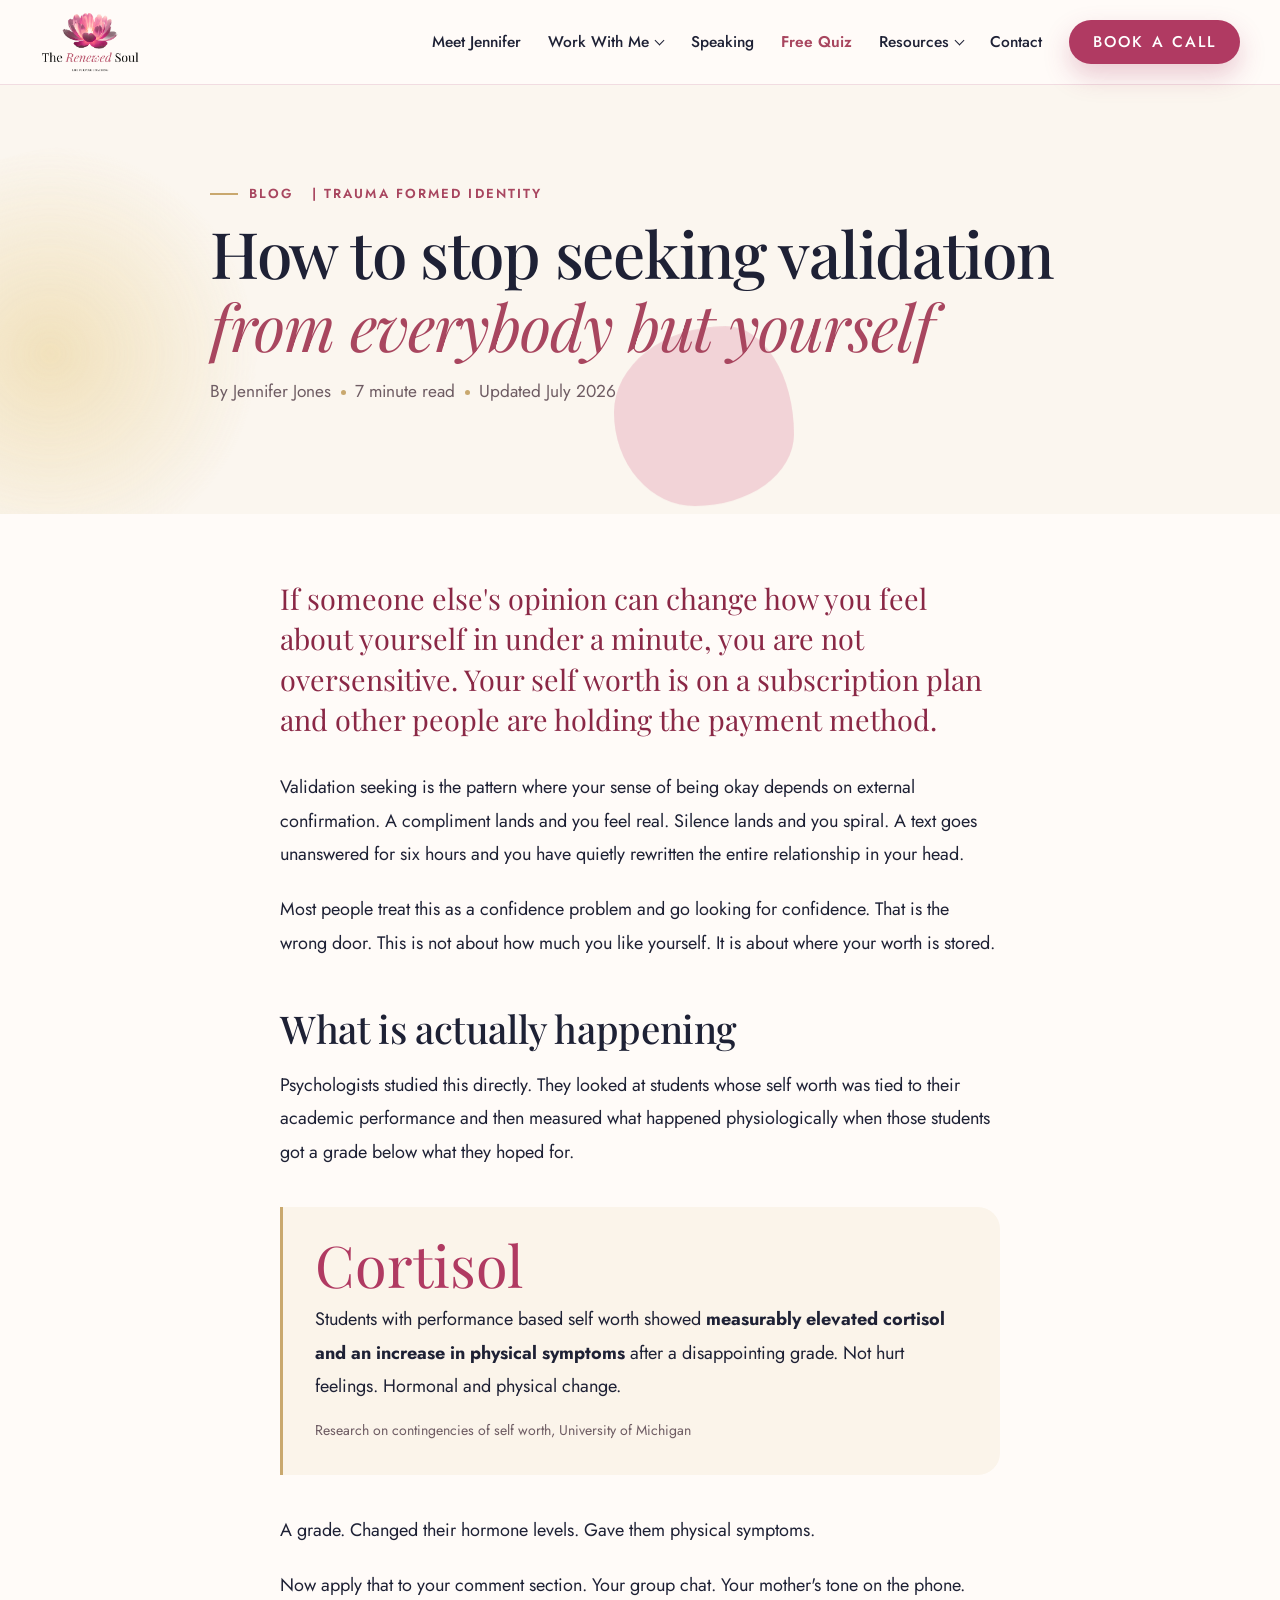
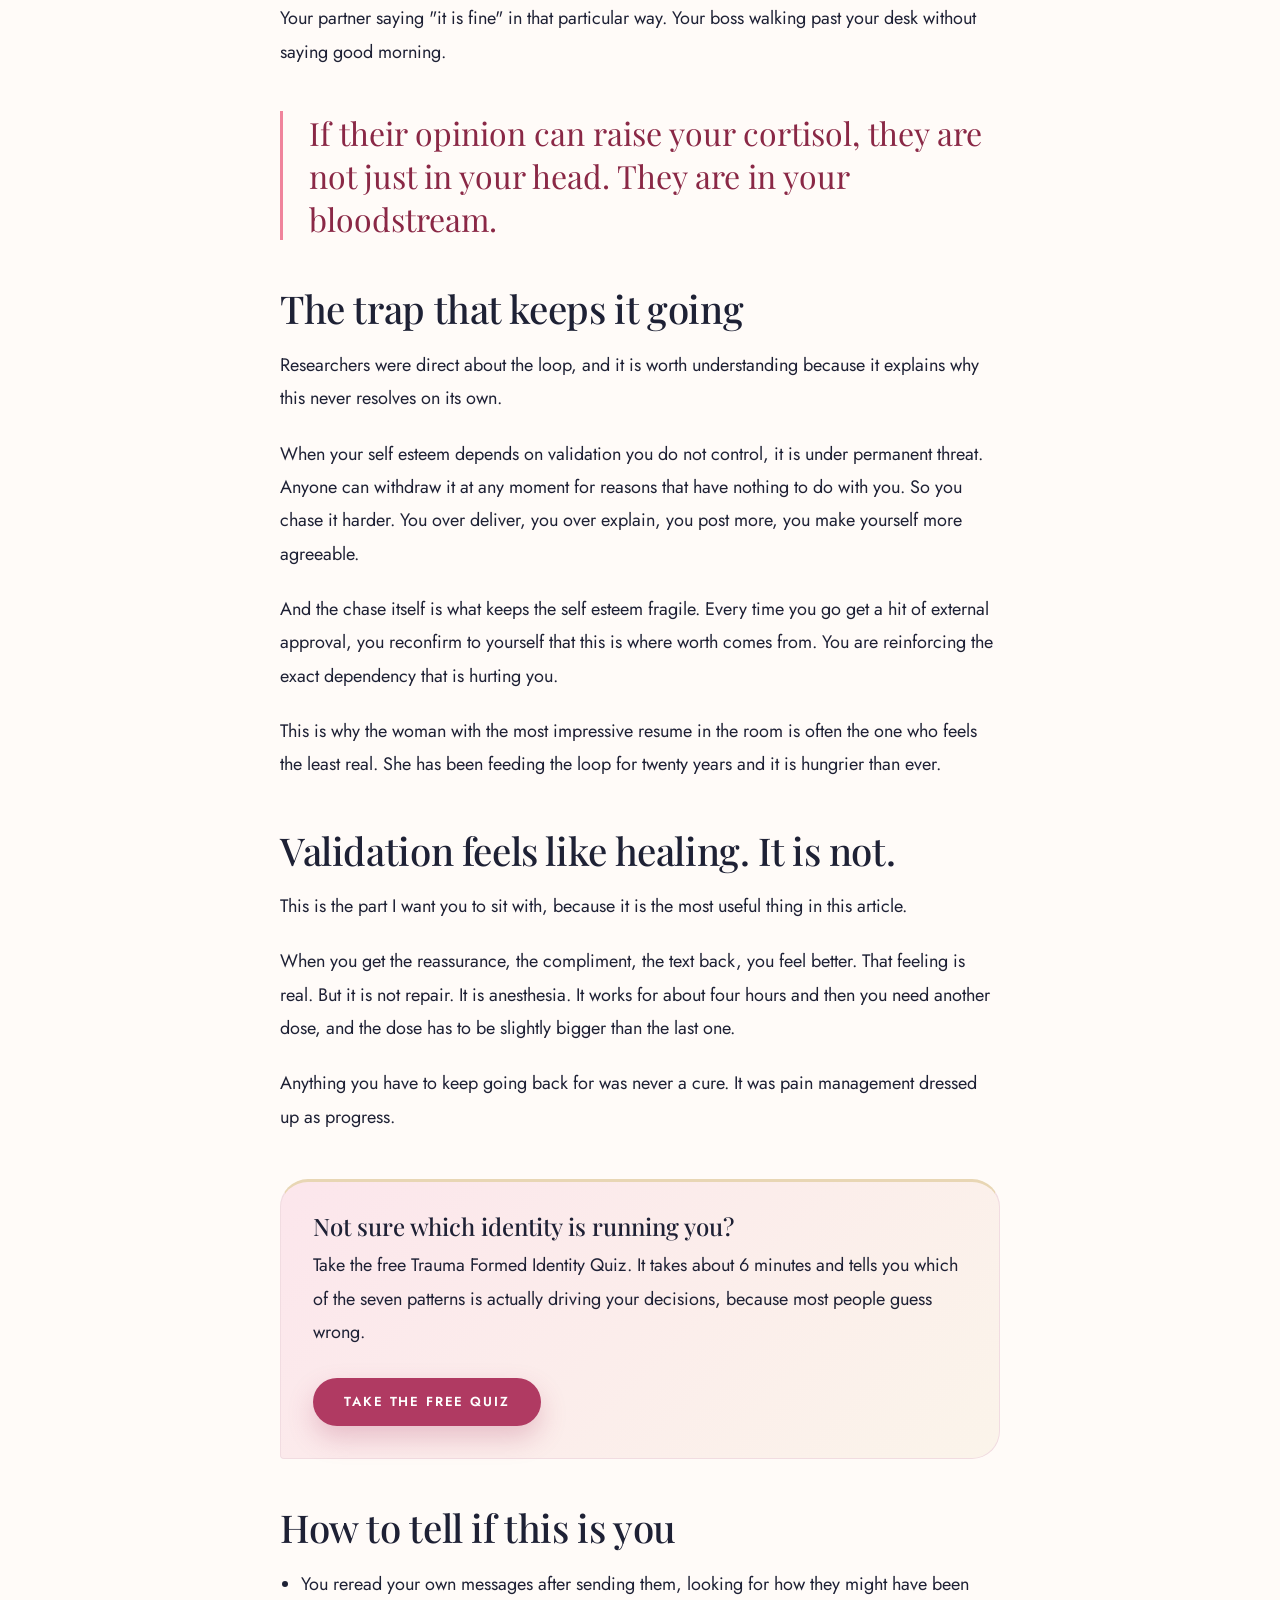
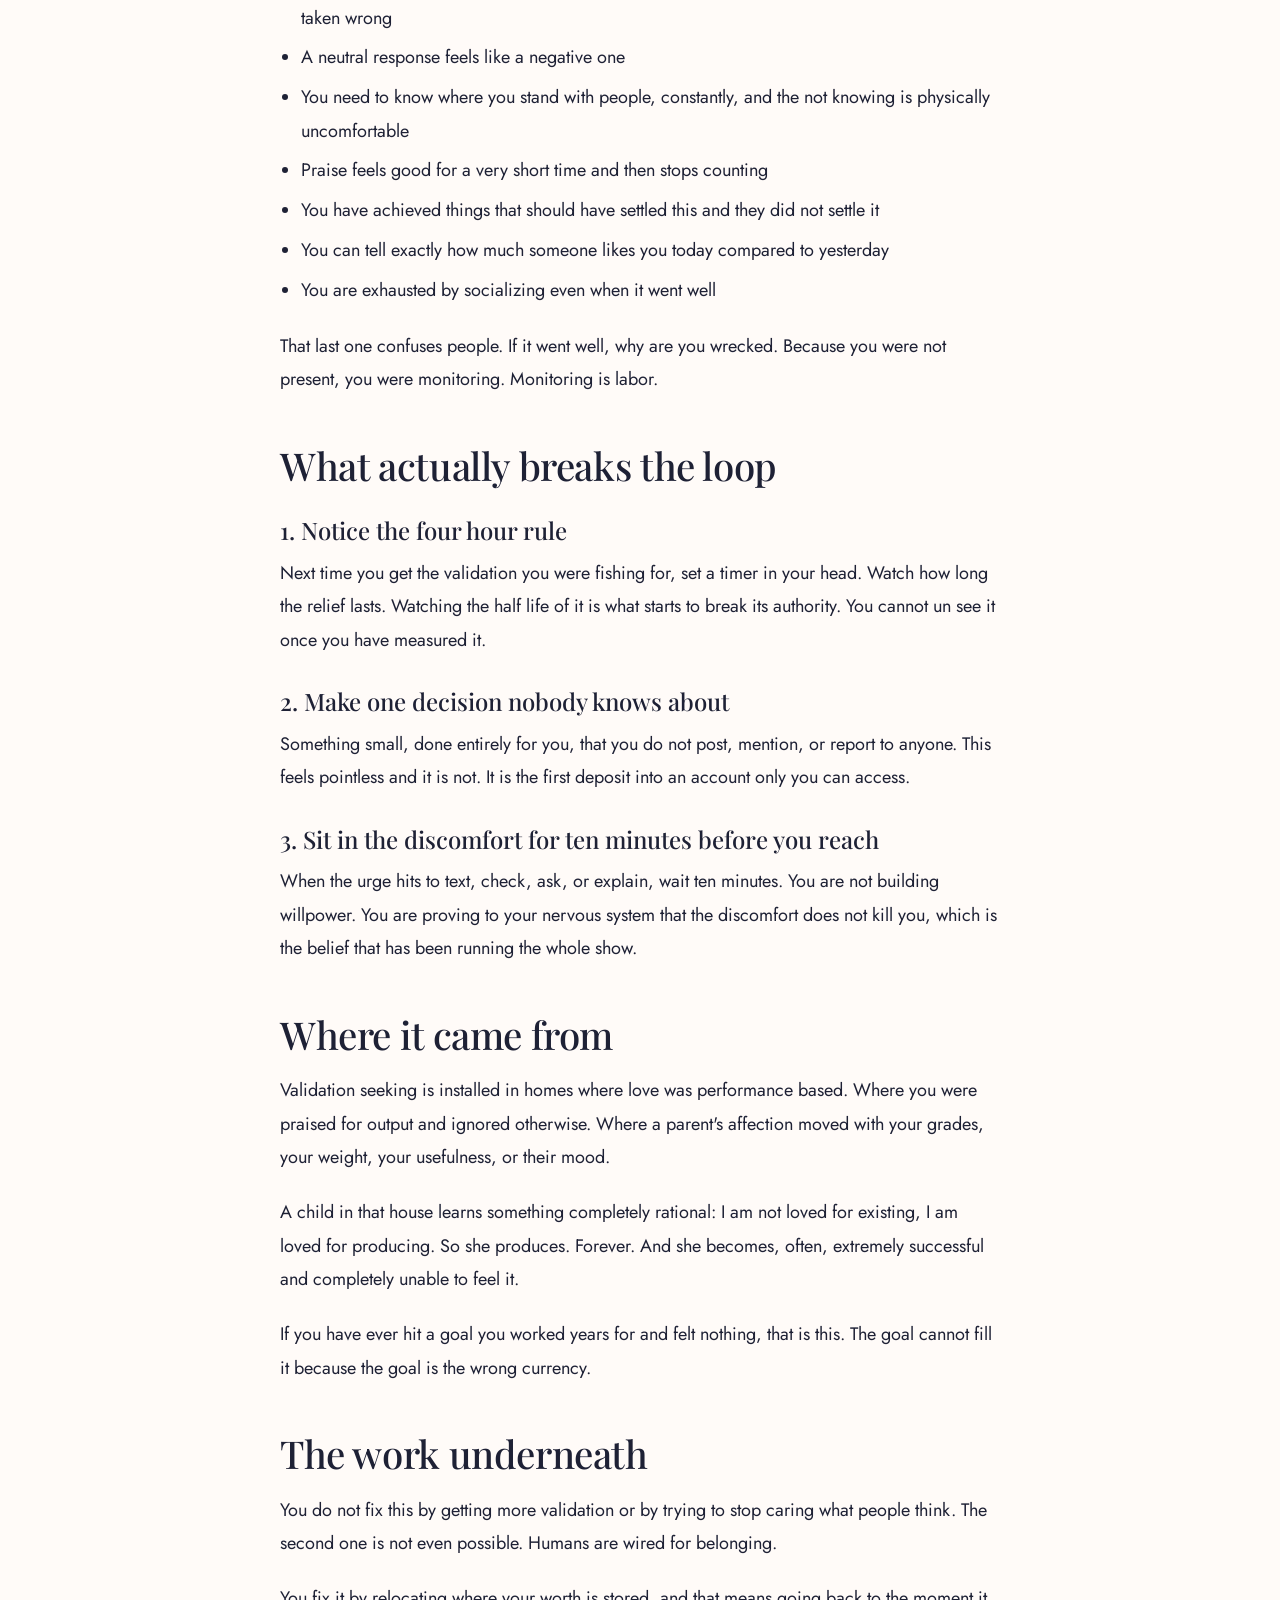
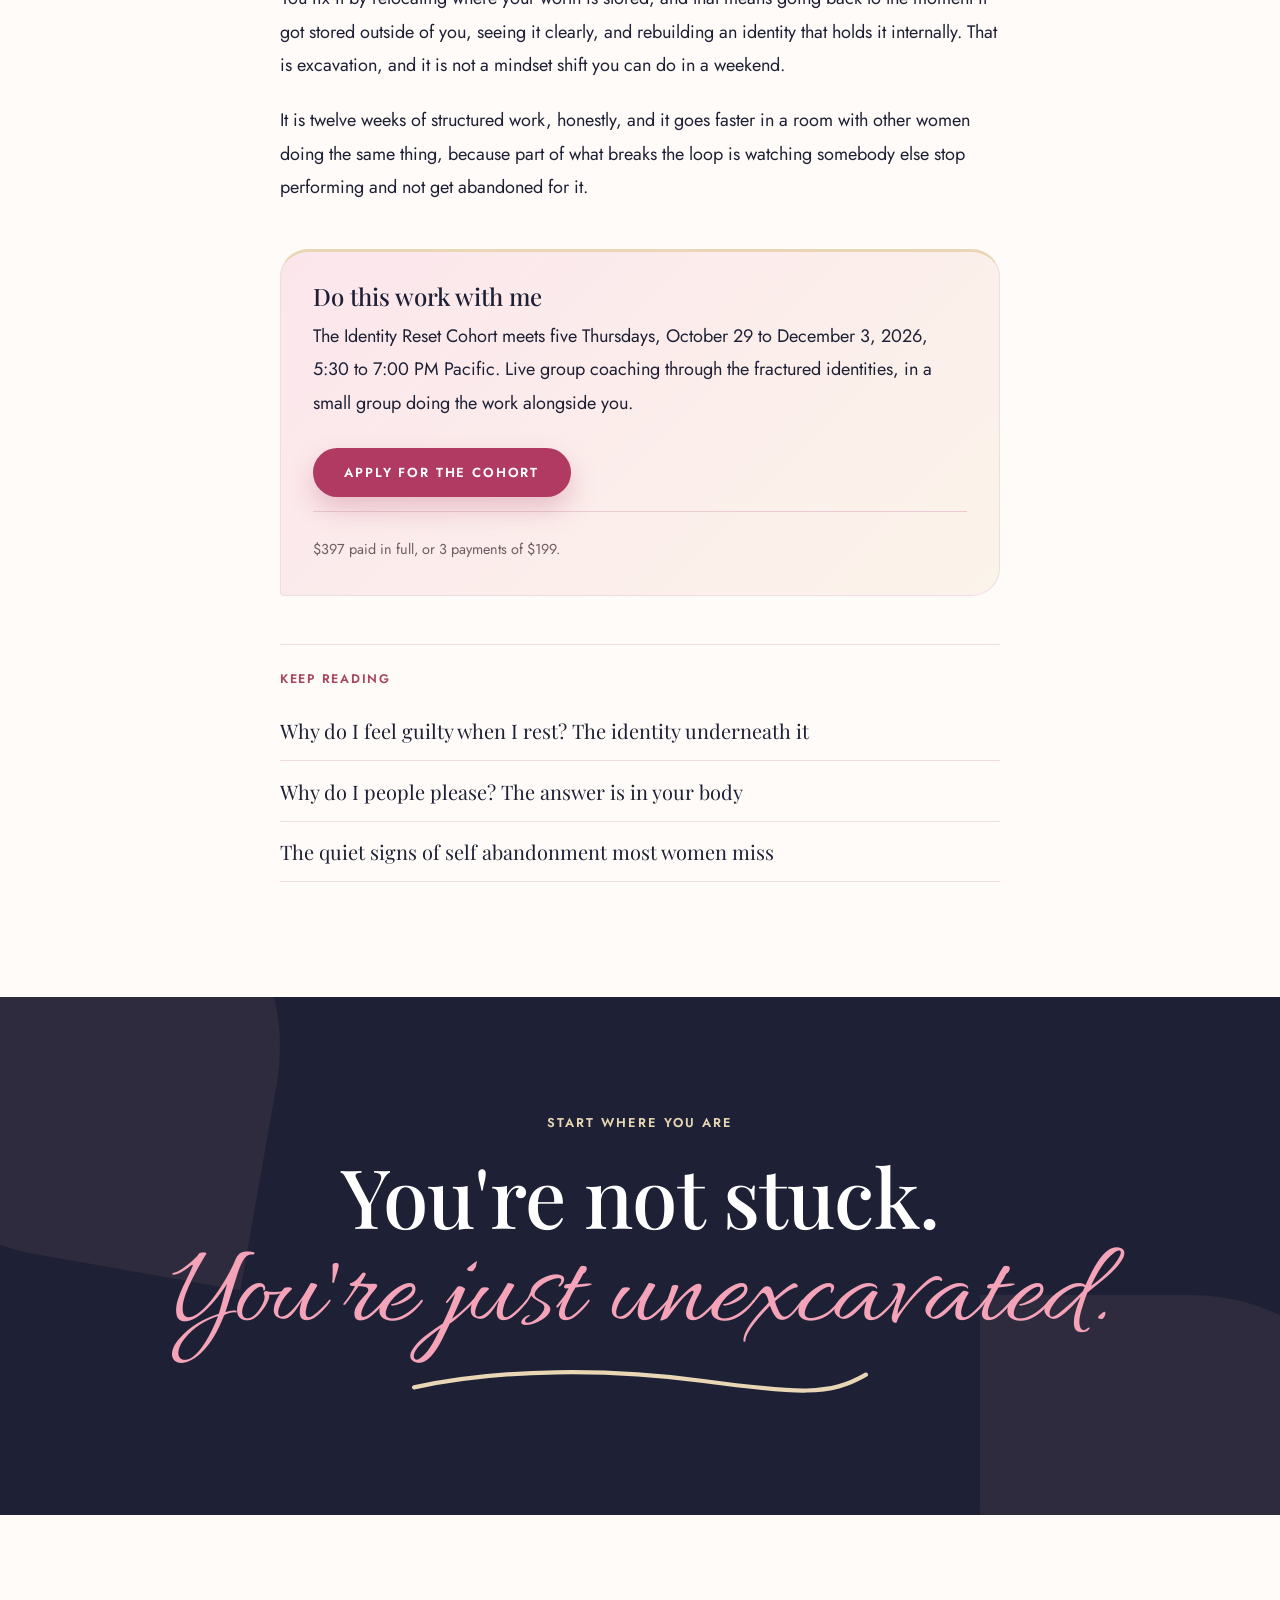
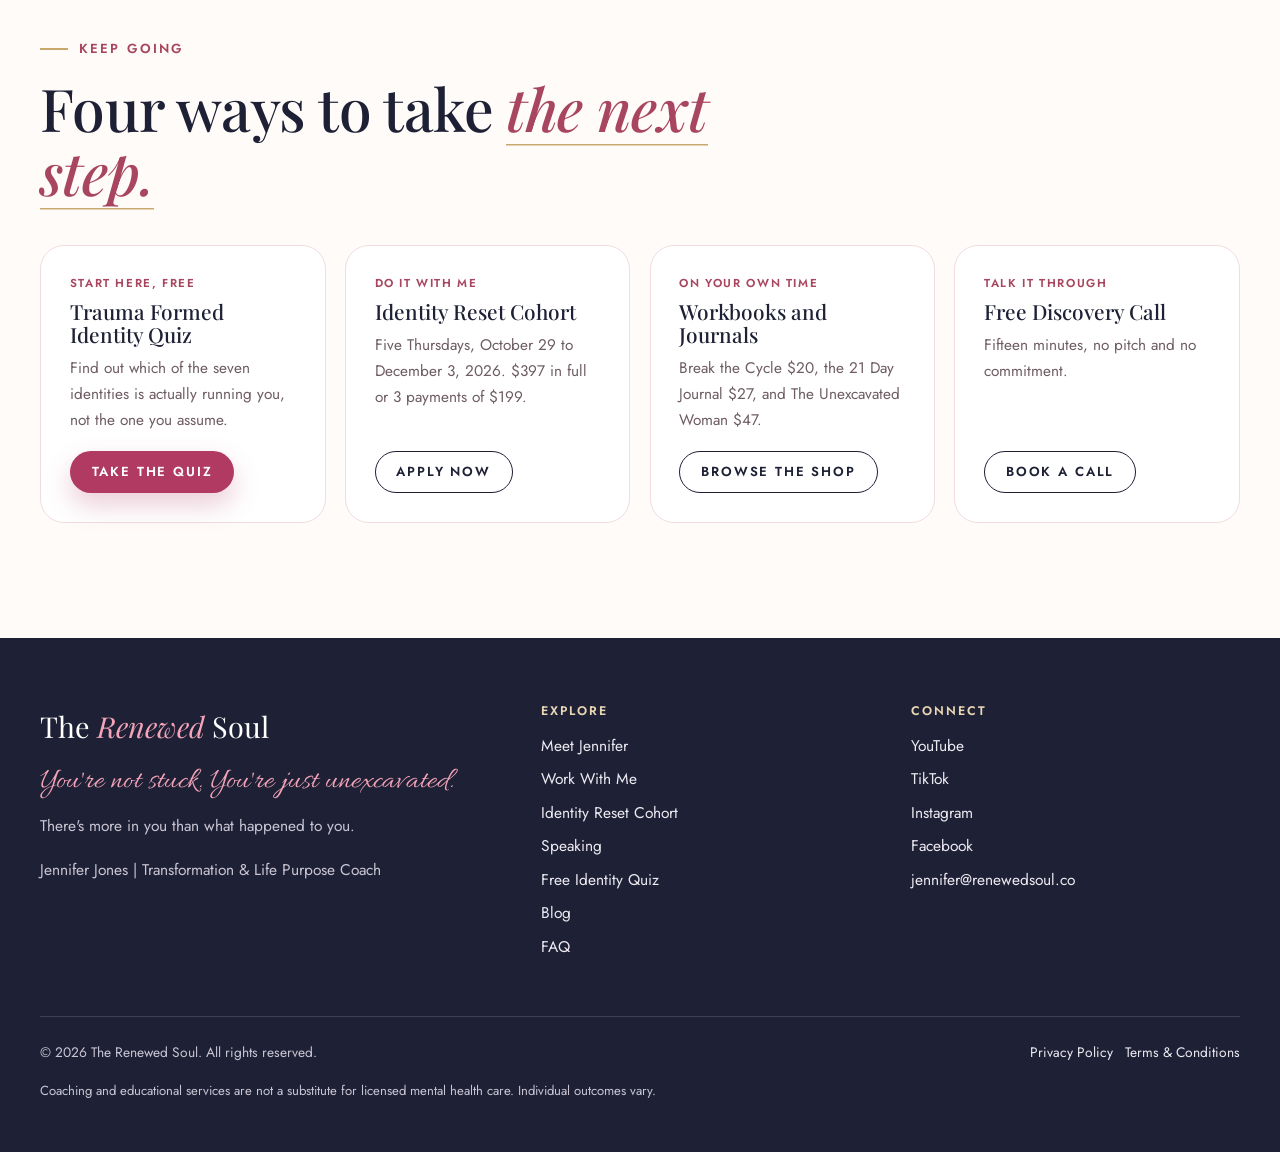
<file: how-to-stop-seeking-validation.html>
<!DOCTYPE html>
<html lang="en">
<head>
<meta charset="UTF-8">
<meta name="viewport" content="width=device-width, initial-scale=1.0">
<meta name="description" content="Validation seeking is not a confidence problem. What external approval does to your stress hormones, why the loop never closes, and what breaks it.">

<meta name="author" content="Jennifer Jones">
<meta name="robots" content="index, follow, max-snippet:-1, max-image-preview:large">
<link rel="canonical" href="https://renewedsoul.co/how-to-stop-seeking-validation.html">
<meta property="og:site_name" content="Renewed Soul Coaching">
<meta property="og:title" content="How to Stop Seeking Validation | Renewed Soul Coaching">
<meta property="og:description" content="Validation seeking is not a confidence problem. What external approval does to your stress hormones, why the loop never closes, and what breaks it.">
<meta property="og:url" content="https://renewedsoul.co/how-to-stop-seeking-validation.html">
<meta property="og:type" content="article">
<meta property="og:image" content="https://renewedsoul.co/logo.png">
<meta name="twitter:card" content="summary_large_image">
<meta name="twitter:title" content="How to Stop Seeking Validation | Renewed Soul Coaching">
<meta name="twitter:description" content="Validation seeking is not a confidence problem. What external approval does to your stress hormones, why the loop never closes, and what breaks it.">
<meta name="twitter:image" content="https://renewedsoul.co/logo.png">
<title>How to Stop Seeking Validation | Renewed Soul Coaching</title>



<script type="application/ld+json">{"@context": "https://schema.org", "@type": "BlogPosting", "headline": "How to stop seeking validation from everybody but yourself", "description": "Validation seeking is not a confidence problem. Here is the research on what external approval does to your stress hormones, why the loop never closes, and what actually breaks it.", "image": "https://renewedsoul.co/logo.png", "author": {"@type": "Person", "name": "Jennifer Jones", "url": "https://renewedsoul.co/"}, "publisher": {"@type": "Organization", "name": "Renewed Soul Coaching", "logo": {"@type": "ImageObject", "url": "https://renewedsoul.co/logo.png"}, "alternateName": ["The Renewed Soul", "Renewed Soul"]}, "datePublished": "2026-07-30", "dateModified": "2026-07-30", "mainEntityOfPage": {"@type": "WebPage", "@id": "https://renewedsoul.co/how-to-stop-seeking-validation.html"}, "wordCount": 1600, "articleSection": "Trauma Formed Identity"}</script>


<meta property="og:image:alt" content="The Renewed Soul logo">
<meta name="twitter:image:alt" content="The Renewed Soul logo">
<link rel="apple-touch-icon" href="logo.png">
<script type="application/ld+json">{"@context": "https://schema.org", "@type": "BreadcrumbList", "itemListElement": [{"@type": "ListItem", "position": 1, "name": "Home", "item": "https://renewedsoul.co/"}, {"@type": "ListItem", "position": 2, "name": "Blog", "item": "https://renewedsoul.co/blog.html"}, {"@type": "ListItem", "position": 3, "name": "How to Stop Seeking Validation", "item": "https://renewedsoul.co/how-to-stop-seeking-validation.html"}]}</script>
<script>document.documentElement.classList.add("js")</script>
<link rel="preconnect" href="https://fonts.googleapis.com"><link rel="preconnect" href="https://fonts.gstatic.com" crossorigin>
<link href="https://fonts.googleapis.com/css2?family=Playfair+Display:ital,wght@0,400..800;1,400..700&family=Jost:wght@400;500;600&family=Allura&display=swap" rel="stylesheet">
<link rel="stylesheet" href="styles.css?v=20261023a">
</head>
<body data-page="how-to-stop-seeking-validation.html">
<a class="skip" href="#main">Skip to main content</a>
<header>
  <div class="wrap head">
    <a class="brand" href="index.html" aria-label="The Renewed Soul home"><img src="logo-header.png" alt="The Renewed Soul, Life Purpose Coaching"></a>
    <button class="menu" aria-expanded="false" aria-controls="mainnav">Menu</button>
    <nav class="main" id="mainnav" aria-label="Main">
      <a href="about.html">Meet Jennifer</a>
      <div class="dd"><a href="services.html">Work With Me</a>
        <ul><li><a href="services.html#signature">Private Coaching</a></li><li><a href="services.html#cohort">Identity Reset Cohort</a></li><li><a href="services.html#roadmap">Purpose Roadmapping</a></li><li><a href="services.html#vision">Vision Activation</a></li></ul></div>
      <a href="speaking.html">Speaking</a>
      <a class="quiz-link" href="quiz.html">Free Quiz</a>
      <div class="dd"><a href="index.html#resources">Resources</a>
        <ul><li><a href="#youtube" data-yt-open>Videos</a></li><li><a href="blog.html">Blog</a></li><li><a href="services.html#digital">Workbooks and Journals</a></li><li><a href="faq.html">FAQ</a></li></ul></div>
      <a href="index.html#contact">Contact</a>
      <a class="btn btn-rose" href="https://calendly.com/jennifer-renewedsoul/15min">Book a Call</a>
    </nav>
  </div>
</header>
<main id="main">

<section class="page-hero hero article-hero">
  <div class="blob a parallax" data-speed="0.18"></div><div class="blob b parallax" data-speed="-0.12"></div>
  <div class="wrap" style="max-width:860px">
    <p class="kicker"><a href="blog.html" style="color:inherit;text-decoration:none">Blog</a>&nbsp;|&nbsp;Trauma Formed Identity</p>
    <h1>How to stop seeking validation <em>from everybody but yourself</em></h1>
    <p class="post-meta">By Jennifer Jones <span class="sep"></span> 7 minute read <span class="sep"></span> Updated July 2026</p>
  </div>
</section>
<section class="article-wrap">
  <article class="article">

<p class="lede">If someone else's opinion can change how you feel about yourself in under a minute, you are not oversensitive. Your self worth is on a subscription plan and other people are holding the payment method.</p>

<p>Validation seeking is the pattern where your sense of being okay depends on external confirmation. A compliment lands and you feel real. Silence lands and you spiral. A text goes unanswered for six hours and you have quietly rewritten the entire relationship in your head.</p>

<p>Most people treat this as a confidence problem and go looking for confidence. That is the wrong door. This is not about how much you like yourself. It is about where your worth is stored.</p>

<h2>What is actually happening</h2>

<p>Psychologists studied this directly. They looked at students whose self worth was tied to their academic performance and then measured what happened physiologically when those students got a grade below what they hoped for.</p>

<div class="stat">
  <span class="big">Cortisol</span>
  <p>Students with performance based self worth showed <strong>measurably elevated cortisol and an increase in physical symptoms</strong> after a disappointing grade. Not hurt feelings. Hormonal and physical change.</p>
  <cite>Research on contingencies of self worth, University of Michigan</cite>
</div>

<p>A grade. Changed their hormone levels. Gave them physical symptoms.</p>

<p>Now apply that to your comment section. Your group chat. Your mother's tone on the phone. Your partner saying "it is fine" in that particular way. Your boss walking past your desk without saying good morning.</p>

<div class="pull">
  <p>If their opinion can raise your cortisol, they are not just in your head. They are in your bloodstream.</p>
</div>

<h2>The trap that keeps it going</h2>

<p>Researchers were direct about the loop, and it is worth understanding because it explains why this never resolves on its own.</p>

<p>When your self esteem depends on validation you do not control, it is under permanent threat. Anyone can withdraw it at any moment for reasons that have nothing to do with you. So you chase it harder. You over deliver, you over explain, you post more, you make yourself more agreeable.</p>

<p>And the chase itself is what keeps the self esteem fragile. Every time you go get a hit of external approval, you reconfirm to yourself that this is where worth comes from. You are reinforcing the exact dependency that is hurting you.</p>

<p>This is why the woman with the most impressive resume in the room is often the one who feels the least real. She has been feeding the loop for twenty years and it is hungrier than ever.</p>

<h2>Validation feels like healing. It is not.</h2>

<p>This is the part I want you to sit with, because it is the most useful thing in this article.</p>

<p>When you get the reassurance, the compliment, the text back, you feel better. That feeling is real. But it is not repair. It is anesthesia. It works for about four hours and then you need another dose, and the dose has to be slightly bigger than the last one.</p>

<p>Anything you have to keep going back for was never a cure. It was pain management dressed up as progress.</p>


<div class="midcta">
  <h3>Not sure which identity is running you?</h3>
  <p>Take the free Trauma Formed Identity Quiz. It takes about 6 minutes and tells you which of the seven patterns is actually driving your decisions, because most people guess wrong.</p>
  <a href="quiz.html" class="btn btn-rose">Take the free quiz</a>
</div>


<h2>How to tell if this is you</h2>

<ul>
  <li>You reread your own messages after sending them, looking for how they might have been taken wrong</li>
  <li>A neutral response feels like a negative one</li>
  <li>You need to know where you stand with people, constantly, and the not knowing is physically uncomfortable</li>
  <li>Praise feels good for a very short time and then stops counting</li>
  <li>You have achieved things that should have settled this and they did not settle it</li>
  <li>You can tell exactly how much someone likes you today compared to yesterday</li>
  <li>You are exhausted by socializing even when it went well</li>
</ul>

<p>That last one confuses people. If it went well, why are you wrecked. Because you were not present, you were monitoring. Monitoring is labor.</p>

<h2>What actually breaks the loop</h2>

<h3>1. Notice the four hour rule</h3>
<p>Next time you get the validation you were fishing for, set a timer in your head. Watch how long the relief lasts. Watching the half life of it is what starts to break its authority. You cannot un see it once you have measured it.</p>

<h3>2. Make one decision nobody knows about</h3>
<p>Something small, done entirely for you, that you do not post, mention, or report to anyone. This feels pointless and it is not. It is the first deposit into an account only you can access.</p>

<h3>3. Sit in the discomfort for ten minutes before you reach</h3>
<p>When the urge hits to text, check, ask, or explain, wait ten minutes. You are not building willpower. You are proving to your nervous system that the discomfort does not kill you, which is the belief that has been running the whole show.</p>

<h2>Where it came from</h2>

<p>Validation seeking is installed in homes where love was performance based. Where you were praised for output and ignored otherwise. Where a parent's affection moved with your grades, your weight, your usefulness, or their mood.</p>

<p>A child in that house learns something completely rational: I am not loved for existing, I am loved for producing. So she produces. Forever. And she becomes, often, extremely successful and completely unable to feel it.</p>

<p>If you have ever hit a goal you worked years for and felt nothing, that is this. The goal cannot fill it because the goal is the wrong currency.</p>

<h2>The work underneath</h2>

<p>You do not fix this by getting more validation or by trying to stop caring what people think. The second one is not even possible. Humans are wired for belonging.</p>

<p>You fix it by relocating where your worth is stored, and that means going back to the moment it got stored outside of you, seeing it clearly, and rebuilding an identity that holds it internally. That is excavation, and it is not a mindset shift you can do in a weekend.</p>

<p>It is twelve weeks of structured work, honestly, and it goes faster in a room with other women doing the same thing, because part of what breaks the loop is watching somebody else stop performing and not get abandoned for it.</p>


<div class="midcta"><h3>Do this work with me</h3><p>The Identity Reset Cohort meets five Thursdays, October 29 to December 3, 2026, 5:30 to 7:00 PM Pacific. Live group coaching through the fractured identities, in a small group doing the work alongside you.</p><a href="https://forms.gle/mDTVDYQPwBwB2Vpw5" class="btn btn-rose">Apply for the cohort</a><p class="fine">$397 paid in full, or 3 payments of $199.</p></div>


<div class="related">
  <h3>Keep reading</h3>
      <a href="why-do-i-feel-guilty-when-i-rest.html">Why do I feel guilty when I rest? The identity underneath it</a>
      <a href="why-do-i-people-please.html">Why do I people please? The answer is in your body</a>
      <a href="signs-of-self-abandonment.html">The quiet signs of self abandonment most women miss</a>
</div>

</article>
</section>
<section class="signature"><div class="wrap"><h2><span class="tag-small">Start where you are</span>You're not stuck. <em class="script">You're just unexcavated.<svg class="swash" viewBox="0 0 220 18" aria-hidden="true" focusable="false"><path d="M3 12 C 45 3, 95 3, 140 9 S 200 16, 217 6" fill="none" stroke="currentColor" stroke-width="2" stroke-linecap="round"/></svg></em></h2></div></section>
<section>
  <div class="wrap">
    <div style="max-width:720px;margin-bottom:2.6rem"><p class="kicker">Keep going</p><h2>Four ways to take <em>the next step.</em></h2></div>
    <div class="ways4">
      <div><span class="k">Start here, free</span><h3>Trauma Formed Identity Quiz</h3><p>Find out which of the seven identities is actually running you, not the one you assume.</p><a class="btn btn-rose" href="quiz.html">Take the quiz</a></div>
      <div><span class="k">Do it with me</span><h3>Identity Reset Cohort</h3><p>Five Thursdays, October 29 to December 3, 2026. $397 in full or 3 payments of $199.</p><a class="btn btn-line" href="https://forms.gle/mDTVDYQPwBwB2Vpw5">Apply now</a></div>
      <div><span class="k">On your own time</span><h3>Workbooks and Journals</h3><p>Break the Cycle $20, the 21 Day Journal $27, and The Unexcavated Woman $47.</p><a class="btn btn-line" href="services.html#digital">Browse the shop</a></div>
      <div><span class="k">Talk it through</span><h3>Free Discovery Call</h3><p>Fifteen minutes, no pitch and no commitment.</p><a class="btn btn-line" href="https://calendly.com/jennifer-renewedsoul/15min">Book a call</a></div>
    </div>
  </div>
</section>
</main>
<footer>
  <div class="wrap">
    <div class="foot">
      <div><div class="name">The <em>Renewed</em> Soul</div><p class="tagline">You're not stuck. You're just unexcavated.</p><p>There's more in you than what happened to you.</p><p>Jennifer Jones | Transformation &amp; Life Purpose Coach</p></div>
      <div><h2 class="fh">Explore</h2><ul><li><a href="about.html">Meet Jennifer</a></li><li><a href="services.html">Work With Me</a></li><li><a href="services.html#cohort">Identity Reset Cohort</a></li><li><a href="speaking.html">Speaking</a></li><li><a href="quiz.html">Free Identity Quiz</a></li><li><a href="blog.html">Blog</a></li><li><a href="faq.html">FAQ</a></li></ul></div>
      <div><h2 class="fh">Connect</h2><ul><li><a href="https://www.youtube.com/channel/UCcUUK5c2Fx3Fn_vhpyp1Ylw">YouTube</a></li><li><a href="https://www.tiktok.com/@therenewedsoulcoach">TikTok</a></li><li><a href="https://www.instagram.com/therenewedsoulcoaching">Instagram</a></li><li><a href="https://www.facebook.com/renewedsoulcoaching">Facebook</a></li><li><a href="mailto:jennifer@renewedsoul.co">jennifer@renewedsoul.co</a></li></ul></div>
    </div>
    <div class="fine"><span>&copy; 2026 The Renewed Soul. All rights reserved.</span><span><a href="privacy.html">Privacy Policy</a> &nbsp; <a href="terms.html">Terms &amp; Conditions</a></span></div>
    <p style="font-size:.82rem;margin-top:1rem;color:#9F8B93">Coaching and educational services are not a substitute for licensed mental health care. Individual outcomes vary.</p>
  </div>
</footer>

<dialog class="promo" id="promo" aria-labelledby="promo-t">
  <button class="x" aria-label="Close" data-close>&times;</button>
  <div class="promo-grid">
    <img src="images/popup.jpg" width="900" height="900" alt="Jennifer Jones smiling in a black turtleneck">
    <div class="promo-body">
      <p class="kicker">The Identity Reset Cohort</p>
      <h2 id="promo-t">Ready to rediscover <em>who you are?</em></h2>
      <p>Five weeks of guided group coaching to recognize old identity patterns, reconnect with your voice, and move forward with greater clarity.</p>
      <div class="promo-meta">
        <span><strong>Thursdays, October 29 to December 3, 2026</strong></span>
        <span>5:30 to 7:00 PM Pacific (8:30 PM Eastern)</span>
        <span>No class Thursday, November 26, for Thanksgiving</span>
        <span>Special pay in full rate: <strong>$397</strong></span>
      </div>
      <a class="btn btn-rose" href="https://forms.gle/mDTVDYQPwBwB2Vpw5" data-applied>Apply for the cohort</a>
      <button class="later" data-close>Maybe later</button>
      <p class="promo-note">Applications are reviewed before enrollment.</p>
    </div>
  </div>
</dialog>

<dialog class="ytpop" id="youtube" aria-labelledby="yt-t">
  <button class="x" aria-label="Close" data-close>&times;</button>
  <div class="yt-top"><img src="logo.png" alt=""><h2 id="yt-t">The Renewed Soul on YouTube</h2><p>@RenewedSoulCoaching</p></div>
  <ul class="yt-list">
    <li><a href="https://www.youtube.com/@RenewedSoulCoaching/videos"><span class="pl"><svg viewBox="0 0 24 24"><path d="M6 4l14 8-14 8z"/></svg></span><div><strong>What Are the 7 Fractured Identities?</strong><span>Two part teaching on breaking toxic cycles</span></div></a></li>
    <li><a href="https://www.youtube.com/@RenewedSoulCoaching/videos"><span class="pl"><svg viewBox="0 0 24 24"><path d="M6 4l14 8-14 8z"/></svg></span><div><strong>The People Pleaser Identity</strong><span>Two part series on what people pleasing is doing to you</span></div></a></li>
    <li><a href="https://www.youtube.com/@RenewedSoulCoaching/videos"><span class="pl"><svg viewBox="0 0 24 24"><path d="M6 4l14 8-14 8z"/></svg></span><div><strong>Performance Identity</strong><span>Why success never feels like enough</span></div></a></li>
  </ul>
  <div class="yt-actions"><a class="btn btn-rose" href="https://www.youtube.com/@RenewedSoulCoaching?sub_confirmation=1">Subscribe</a><a class="btn btn-line" href="https://www.youtube.com/@RenewedSoulCoaching/videos">Watch all videos</a></div>
</dialog>

<script>
/* ===== Settings ===== */
const POPUP_DELAY_SECONDS = 10;
const POPUP_UNTIL = "2026-12-03";   /* the pop-up stops showing after this date */
const FORM_ENDPOINT = "https://formsubmit.co/ajax/jennifer@renewedsoul.co";   /* form messages are delivered to this inbox */
/* YouTube: paste a video ID (the letters after watch?v=) into any data-yt="" and it plays right on the page */
/* ==================== */
(function(){
  const d=document, reduce=matchMedia('(prefers-reduced-motion: reduce)').matches;
  try{history.scrollRestoration='manual'}catch(e){}
  const land=()=>{const h=location.hash&&d.getElementById(location.hash.slice(1));if(h)h.scrollIntoView({behavior:'instant'});else scrollTo({top:0,behavior:'instant'})};
  land();addEventListener('load',()=>{land();setTimeout(land,350)});
  requestAnimationFrame(()=>d.body.classList.add('loaded'));
  const mb=d.querySelector('.menu'),nav=d.getElementById('mainnav');
  mb.addEventListener('click',()=>{const o=nav.classList.toggle('open');mb.setAttribute('aria-expanded',o);mb.textContent=o?'Close':'Menu'});
  nav.querySelectorAll('a').forEach(a=>a.addEventListener('click',()=>{nav.classList.remove('open');mb.textContent='Menu';mb.setAttribute('aria-expanded','false')}));
  addEventListener('keydown',e=>{if(e.key==='Escape'&&nav.classList.contains('open')){nav.classList.remove('open');mb.textContent='Menu';mb.setAttribute('aria-expanded','false');mb.focus()}});
  const io=new IntersectionObserver(es=>es.forEach(e=>{if(e.isIntersecting){e.target.classList.add('in');io.unobserve(e.target)}}),{threshold:.12,rootMargin:'0px 0px -6% 0px'});
  d.querySelectorAll('[data-reveal]').forEach(el=>{el.style.transitionDelay=(el.dataset.delay||0)+'ms';io.observe(el)});
  d.querySelectorAll('[data-yt]').forEach(v=>{const id=v.dataset.yt;if(!id)return;v.addEventListener('click',e=>{e.preventDefault();const f=v.querySelector('.frame')||v;f.insertAdjacentHTML('beforeend','<iframe src="https://www.youtube-nocookie.com/embed/'+id+'?autoplay=1" allow="autoplay; encrypted-media" allowfullscreen title="Video"></iframe>')})});
  const brand=d.querySelector('.brand');
  brand.addEventListener('click',e=>{if(d.body.dataset.page==='index.html'){e.preventDefault();scrollTo({top:0,behavior:reduce?'auto':'smooth'})}});
  const yt=d.getElementById('youtube');
  d.querySelectorAll('[data-yt-open]').forEach(a=>a.addEventListener('click',e=>{e.preventDefault();nav.classList.remove('open');yt.showModal()}));
  yt.querySelector('[data-close]').addEventListener('click',()=>yt.close());
  yt.addEventListener('click',e=>{if(e.target===yt)yt.close()});
  /* cohort pop-up */
  const promo=d.getElementById('promo');
  const store=(k,v)=>{try{return v===undefined?localStorage.getItem(k):localStorage.setItem(k,v)}catch(e){return null}};
  const dismiss=()=>{promo.close();store('rs_cohort_seen',Date.now())};
  promo.querySelectorAll('[data-close]').forEach(b=>b.addEventListener('click',dismiss));
  promo.addEventListener('cancel',()=>store('rs_cohort_seen',Date.now()));
  promo.addEventListener('click',e=>{if(e.target===promo)dismiss()});
  promo.querySelector('[data-applied]').addEventListener('click',()=>store('rs_cohort_seen',Date.now()));
  let seen=null;try{seen=sessionStorage.getItem('rs_cohort_session')}catch(e){}
  const live=new Date()<=new Date(POPUP_UNTIL+'T23:59:59')&&d.body.dataset.page!=='approved.html';
  if(live&&!seen){let shown=false;const show=()=>{if(shown||d.querySelector('dialog[open]'))return;shown=true;try{sessionStorage.setItem('rs_cohort_session','1')}catch(e){}promo.showModal()};setTimeout(show,POPUP_DELAY_SECONDS*1000)}
  if(reduce)return;
  const par=[...d.querySelectorAll('[data-speed]')];
  function tick(){const vh=innerHeight;par.forEach(el=>{const r=el.parentElement.getBoundingClientRect();const c=r.top+r.height/2-vh/2;const s=parseFloat(el.dataset.speed);el.style.transform='translate3d(0,'+(c*s).toFixed(1)+'px,0)'+(el.dataset.scale?' scale('+el.dataset.scale+')':'')});requestAnimationFrame(tick)}
  requestAnimationFrame(tick);
})();
async function sendForm(f,subject){
  const box=f.querySelector('.formmsg');
  box.classList.remove('show');
  const missing=[...f.querySelectorAll('[required]')].filter(i=>!i.value.trim());
  if(missing.length){box.textContent='Please fill in your name, email, and the other required fields so Jennifer can reply.';box.classList.add('show');missing[0].focus();return}
  const btn=f.querySelector('button[type=submit]');const label=btn.textContent;btn.disabled=true;btn.textContent='Sending...';
  const data=Object.fromEntries(new FormData(f));data._subject=subject+': '+(data['Name']||'');if(String(data['Interested in']||'').indexOf('Visionaire')===0){data._cc='jennifer@visionaireconsultinggroup.com';data._subject='Visionaire Consulting Group inquiry: '+(data['Name']||'')}data._template='table';data._captcha='false';
  const done=()=>{const t=document.createElement('div');t.className='thanks';t.setAttribute('role','status');t.setAttribute('tabindex','-1');
    t.innerHTML='<p class="kicker">Message received</p><h3>Thank you, '+(data['Name']||'friend').replace(/[<>&]/g,'')+'!</h3><p>Your message was sent to Jennifer, and she will reply personally within 48 hours. Check your inbox (and your spam folder) for her reply.</p><p><a class="btn btn-rose" href="https://calendly.com/jennifer-renewedsoul/15min">Book a free discovery call</a></p>';
    f.replaceWith(t);t.focus({preventScroll:true})};
  if(FORM_ENDPOINT==='PREVIEW'){setTimeout(done,600);return}
  try{const r=await fetch(FORM_ENDPOINT,{method:'POST',headers:{'Content-Type':'application/json',Accept:'application/json'},body:JSON.stringify(data)});if(!r.ok)throw 0;done()}
  catch(_){btn.disabled=false;btn.textContent=label;
    const body=Object.entries(data).filter(([k])=>!k.startsWith('_')).map(([k,v])=>k+': '+v).join(String.fromCharCode(10));
    box.innerHTML='That did not go through. <a href="mailto:jennifer@renewedsoul.co?subject='+encodeURIComponent(subject)+'&body='+encodeURIComponent(body)+'">Send it by email instead</a>, or write to jennifer@renewedsoul.co.';box.classList.add('show')}
}
</script>
</body>
</html>
</file>
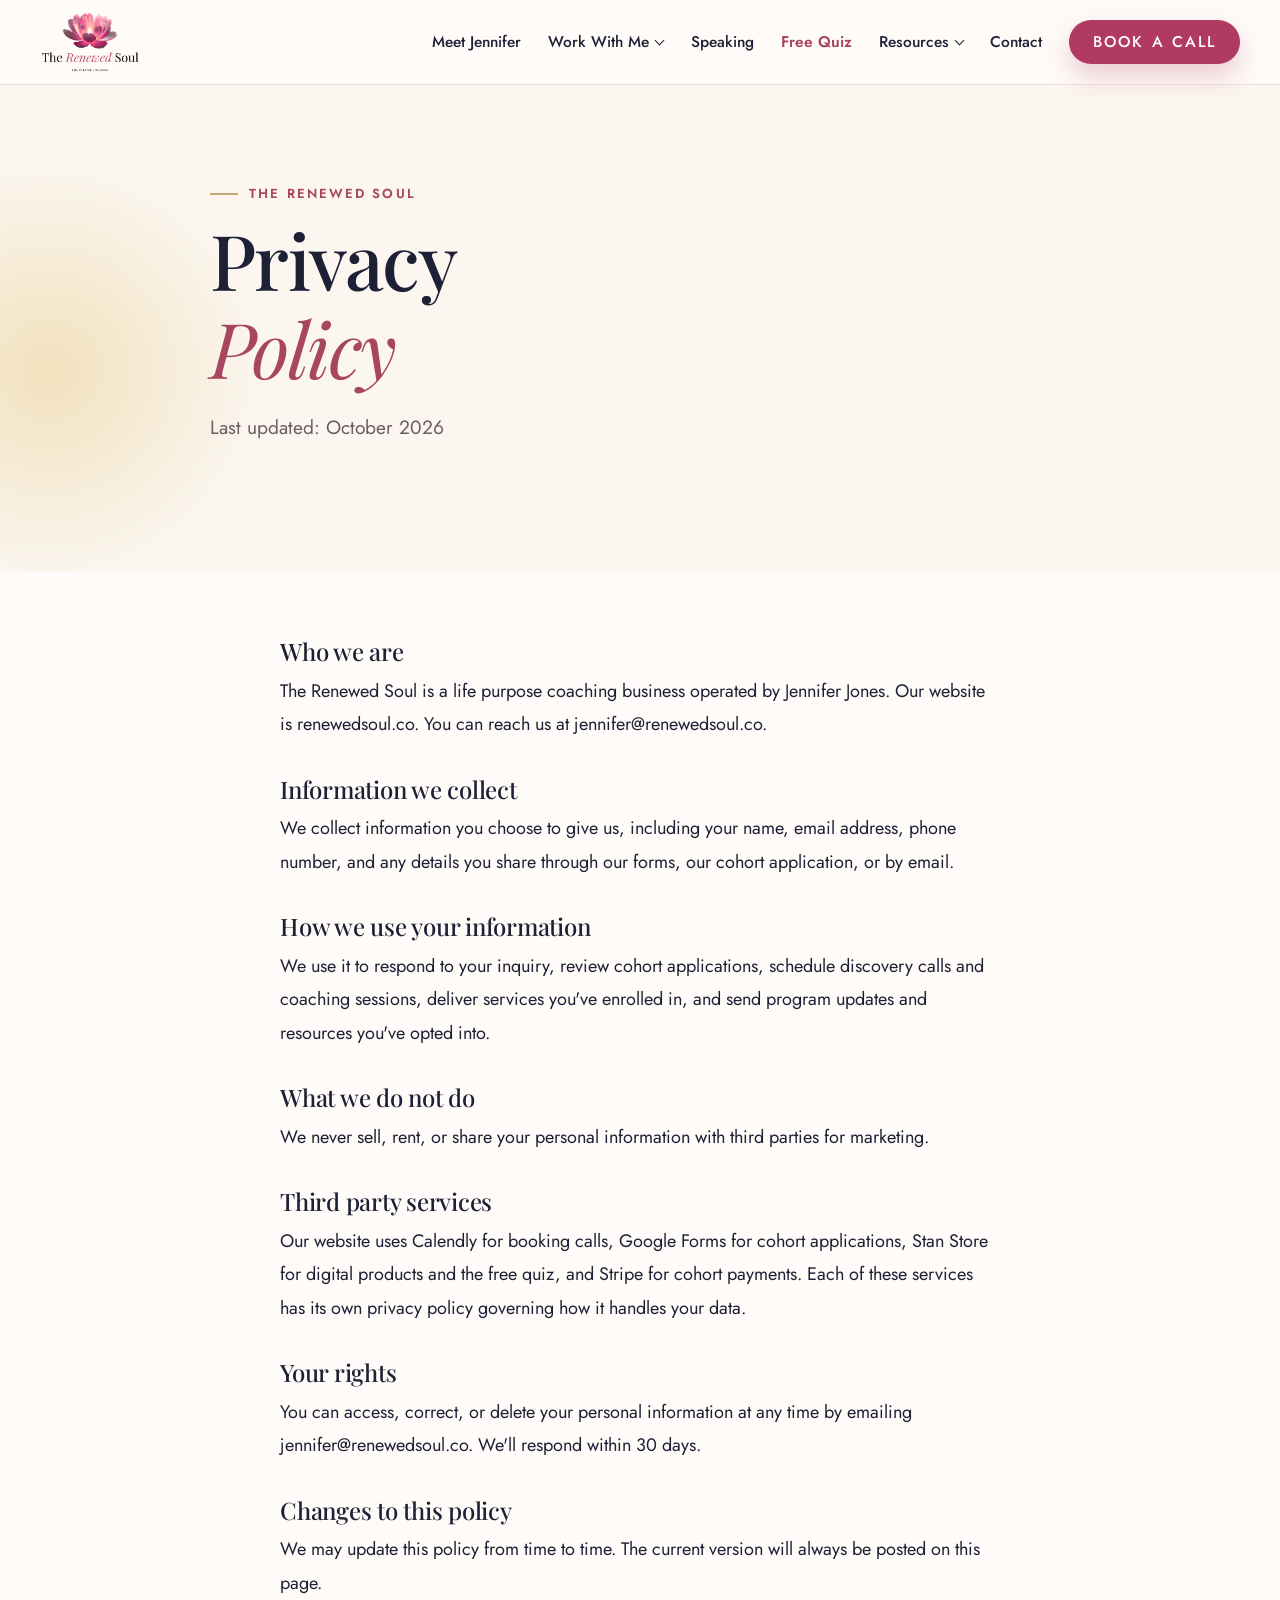
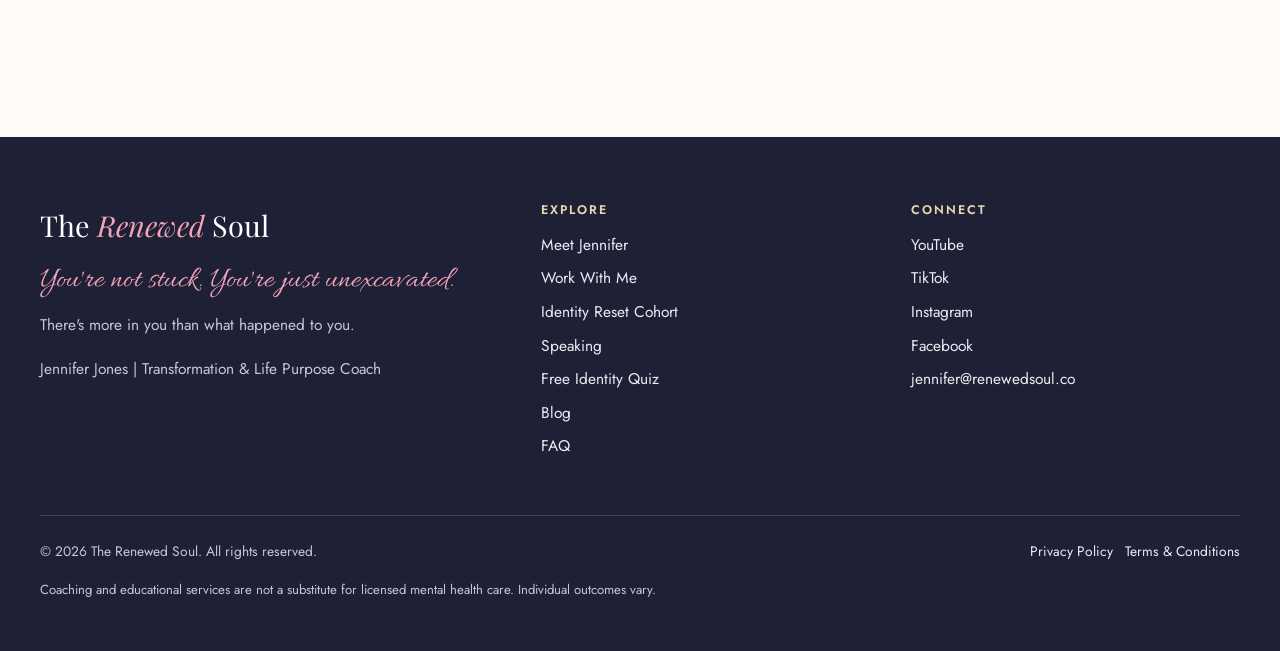
<file: privacy.html>
<!DOCTYPE html>
<html lang="en">
<head>
<meta charset="UTF-8">
<meta name="viewport" content="width=device-width, initial-scale=1, viewport-fit=cover">
<script>document.documentElement.classList.add('js')</script>
<title>Privacy Policy | Renewed Soul Coaching</title>
<meta name="description" content="How The Renewed Soul collects, uses, and protects your information.">
<meta name="author" content="Jennifer Jones">
<meta name="robots" content="index, follow, max-image-preview:large, max-snippet:-1">
<link rel="canonical" href="https://renewedsoul.co/privacy.html">
<meta name="theme-color" content="#A8465F">
<meta property="og:type" content="website">
<meta property="og:site_name" content="Renewed Soul Coaching">
<meta property="og:locale" content="en_US">
<meta property="og:url" content="https://renewedsoul.co/privacy.html">
<meta property="og:title" content="Privacy Policy | Renewed Soul Coaching">
<meta property="og:description" content="How The Renewed Soul collects, uses, and protects your information.">
<meta property="og:image" content="https://renewedsoul.co/images/hero.jpg">
<meta property="og:image:width" content="1000">
<meta property="og:image:height" content="1000">
<meta property="og:image:alt" content="Jennifer Jones, Transformation and Life Purpose Coach, smiling">
<meta name="twitter:card" content="summary_large_image">
<meta name="twitter:title" content="Privacy Policy | Renewed Soul Coaching">
<meta name="twitter:description" content="How The Renewed Soul collects, uses, and protects your information.">
<meta name="twitter:image" content="https://renewedsoul.co/images/hero.jpg">
<meta name="twitter:image:alt" content="Jennifer Jones, Transformation and Life Purpose Coach, smiling">
<link rel="icon" href="logo.png">
<link rel="apple-touch-icon" href="logo.png">
<link rel="sitemap" type="application/xml" href="sitemap.xml">
<script type="application/ld+json">{"@context": "https://schema.org", "@graph": [{"@type": "ProfessionalService", "@id": "https://renewedsoul.co/#business", "name": "Renewed Soul Coaching", "alternateName": ["The Renewed Soul", "Renewed Soul"], "url": "https://renewedsoul.co/", "logo": "https://renewedsoul.co/logo.png", "image": "https://renewedsoul.co/images/hero.jpg", "email": "jennifer@renewedsoul.co", "description": "Transformation and life purpose coaching for women: identity, inner healing, mindset, purpose discovery, vision activation, group cohorts, and speaking.", "founder": {"@id": "https://renewedsoul.co/#jennifer"}, "areaServed": "Worldwide (virtual)", "sameAs": ["https://www.instagram.com/therenewedsoulcoaching", "https://www.facebook.com/renewedsoulcoaching", "https://www.tiktok.com/@therenewedsoulcoach", "https://www.youtube.com/channel/UCcUUK5c2Fx3Fn_vhpyp1Ylw", "https://stan.store/renewedsoul"]}, {"@type": "WebSite", "@id": "https://renewedsoul.co/#website", "url": "https://renewedsoul.co/", "name": "Renewed Soul Coaching", "publisher": {"@id": "https://renewedsoul.co/#business"}, "alternateName": ["The Renewed Soul", "renewedsoul.co"]}, {"@type": "Person", "@id": "https://renewedsoul.co/#jennifer", "name": "Jennifer Jones", "jobTitle": "Transformation & Life Purpose Coach and Speaker", "url": "https://renewedsoul.co/about.html", "image": "https://renewedsoul.co/images/hero.jpg", "worksFor": {"@id": "https://renewedsoul.co/#business"}, "knowsAbout": ["Identity coaching", "Trauma informed coaching", "Life purpose coaching", "Mindset", "People pleasing", "Self abandonment", "Narcissistic abuse recovery", "Business launch strategy", "Public speaking"], "sameAs": ["https://www.instagram.com/therenewedsoulcoaching", "https://www.facebook.com/renewedsoulcoaching", "https://www.tiktok.com/@therenewedsoulcoach", "https://www.youtube.com/channel/UCcUUK5c2Fx3Fn_vhpyp1Ylw"]}, {"@type": "WebPage", "@id": "https://renewedsoul.co/privacy.html#webpage", "url": "https://renewedsoul.co/privacy.html", "name": "Privacy Policy | Renewed Soul Coaching", "description": "How The Renewed Soul collects, uses, and protects your information.", "isPartOf": {"@id": "https://renewedsoul.co/#website"}, "primaryImageOfPage": "https://renewedsoul.co/images/hero.jpg", "inLanguage": "en-US"}, {"@type": "BreadcrumbList", "itemListElement": [{"@type": "ListItem", "position": 1, "name": "Home", "item": "https://renewedsoul.co/"}, {"@type": "ListItem", "position": 2, "name": "Privacy Policy", "item": "https://renewedsoul.co/privacy.html"}]}]}</script>
<link rel="preconnect" href="https://fonts.googleapis.com"><link rel="preconnect" href="https://fonts.gstatic.com" crossorigin>
<link href="https://fonts.googleapis.com/css2?family=Playfair+Display:ital,wght@0,400..800;1,400..700&family=Jost:wght@400;500;600&family=Allura&display=swap" rel="stylesheet">
<link rel="stylesheet" href="styles.css?v=20261023a">
</head>
<body data-page="privacy.html">
<a class="skip" href="#main">Skip to main content</a>
<header>
  <div class="wrap head">
    <a class="brand" href="index.html" aria-label="The Renewed Soul home"><img src="logo-header.png" alt="The Renewed Soul, Life Purpose Coaching"></a>
    <button class="menu" aria-expanded="false" aria-controls="mainnav">Menu</button>
    <nav class="main" id="mainnav" aria-label="Main">
      <a href="about.html">Meet Jennifer</a>
      <div class="dd"><a href="services.html">Work With Me</a>
        <ul><li><a href="services.html#signature">Private Coaching</a></li><li><a href="services.html#cohort">Identity Reset Cohort</a></li><li><a href="services.html#roadmap">Purpose Roadmapping</a></li><li><a href="services.html#vision">Vision Activation</a></li></ul></div>
      <a href="speaking.html">Speaking</a>
      <a class="quiz-link" href="quiz.html">Free Quiz</a>
      <div class="dd"><a href="index.html#resources">Resources</a>
        <ul><li><a href="#youtube" data-yt-open>Videos</a></li><li><a href="blog.html">Blog</a></li><li><a href="services.html#digital">Workbooks and Journals</a></li><li><a href="faq.html">FAQ</a></li></ul></div>
      <a href="index.html#contact">Contact</a>
      <a class="btn btn-rose" href="https://calendly.com/jennifer-renewedsoul/15min">Book a Call</a>
    </nav>
  </div>
</header>
<main id="main">

<section class="page-hero hero"><div class="blob a parallax" data-speed="0.18"></div><div class="wrap" style="max-width:860px"><p class="kicker">The Renewed Soul</p><h1>Privacy <em>Policy</em></h1><p class="lede">Last updated: October 2026</p></div></section>
<section style="padding-top:2rem"><div class="article legal"><h2>Who we are</h2><p>The Renewed Soul is a life purpose coaching business operated by Jennifer Jones. Our website is renewedsoul.co. You can reach us at jennifer@renewedsoul.co.</p>
<h2>Information we collect</h2><p>We collect information you choose to give us, including your name, email address, phone number, and any details you share through our forms, our cohort application, or by email.</p>
<h2>How we use your information</h2><p>We use it to respond to your inquiry, review cohort applications, schedule discovery calls and coaching sessions, deliver services you've enrolled in, and send program updates and resources you've opted into.</p>
<h2>What we do not do</h2><p>We never sell, rent, or share your personal information with third parties for marketing.</p>
<h2>Third party services</h2><p>Our website uses Calendly for booking calls, Google Forms for cohort applications, Stan Store for digital products and the free quiz, and Stripe for cohort payments. Each of these services has its own privacy policy governing how it handles your data.</p>
<h2>Your rights</h2><p>You can access, correct, or delete your personal information at any time by emailing jennifer@renewedsoul.co. We'll respond within 30 days.</p>
<h2>Changes to this policy</h2><p>We may update this policy from time to time. The current version will always be posted on this page.</p></div></section>
</main>
<footer>
  <div class="wrap">
    <div class="foot">
      <div><div class="name">The <em>Renewed</em> Soul</div><p class="tagline">You're not stuck. You're just unexcavated.</p><p>There's more in you than what happened to you.</p><p>Jennifer Jones | Transformation &amp; Life Purpose Coach</p></div>
      <div><h2 class="fh">Explore</h2><ul><li><a href="about.html">Meet Jennifer</a></li><li><a href="services.html">Work With Me</a></li><li><a href="services.html#cohort">Identity Reset Cohort</a></li><li><a href="speaking.html">Speaking</a></li><li><a href="quiz.html">Free Identity Quiz</a></li><li><a href="blog.html">Blog</a></li><li><a href="faq.html">FAQ</a></li></ul></div>
      <div><h2 class="fh">Connect</h2><ul><li><a href="https://www.youtube.com/channel/UCcUUK5c2Fx3Fn_vhpyp1Ylw">YouTube</a></li><li><a href="https://www.tiktok.com/@therenewedsoulcoach">TikTok</a></li><li><a href="https://www.instagram.com/therenewedsoulcoaching">Instagram</a></li><li><a href="https://www.facebook.com/renewedsoulcoaching">Facebook</a></li><li><a href="mailto:jennifer@renewedsoul.co">jennifer@renewedsoul.co</a></li></ul></div>
    </div>
    <div class="fine"><span>&copy; 2026 The Renewed Soul. All rights reserved.</span><span><a href="privacy.html">Privacy Policy</a> &nbsp; <a href="terms.html">Terms &amp; Conditions</a></span></div>
    <p style="font-size:.82rem;margin-top:1rem;color:#9F8B93">Coaching and educational services are not a substitute for licensed mental health care. Individual outcomes vary.</p>
  </div>
</footer>

<dialog class="promo" id="promo" aria-labelledby="promo-t">
  <button class="x" aria-label="Close" data-close>&times;</button>
  <div class="promo-grid">
    <img src="images/popup.jpg" width="900" height="900" alt="Jennifer Jones smiling in a black turtleneck">
    <div class="promo-body">
      <p class="kicker">The Identity Reset Cohort</p>
      <h2 id="promo-t">Ready to rediscover <em>who you are?</em></h2>
      <p>Five weeks of guided group coaching to recognize old identity patterns, reconnect with your voice, and move forward with greater clarity.</p>
      <div class="promo-meta">
        <span><strong>Thursdays, October 29 to December 3, 2026</strong></span>
        <span>5:30 to 7:00 PM Pacific (8:30 PM Eastern)</span>
        <span>No class Thursday, November 26, for Thanksgiving</span>
        <span>Special pay in full rate: <strong>$397</strong></span>
      </div>
      <a class="btn btn-rose" href="https://forms.gle/mDTVDYQPwBwB2Vpw5" data-applied>Apply for the cohort</a>
      <button class="later" data-close>Maybe later</button>
      <p class="promo-note">Applications are reviewed before enrollment.</p>
    </div>
  </div>
</dialog>

<dialog class="ytpop" id="youtube" aria-labelledby="yt-t">
  <button class="x" aria-label="Close" data-close>&times;</button>
  <div class="yt-top"><img src="logo.png" alt=""><h2 id="yt-t">The Renewed Soul on YouTube</h2><p>@RenewedSoulCoaching</p></div>
  <ul class="yt-list">
    <li><a href="https://www.youtube.com/@RenewedSoulCoaching/videos"><span class="pl"><svg viewBox="0 0 24 24"><path d="M6 4l14 8-14 8z"/></svg></span><div><strong>What Are the 7 Fractured Identities?</strong><span>Two part teaching on breaking toxic cycles</span></div></a></li>
    <li><a href="https://www.youtube.com/@RenewedSoulCoaching/videos"><span class="pl"><svg viewBox="0 0 24 24"><path d="M6 4l14 8-14 8z"/></svg></span><div><strong>The People Pleaser Identity</strong><span>Two part series on what people pleasing is doing to you</span></div></a></li>
    <li><a href="https://www.youtube.com/@RenewedSoulCoaching/videos"><span class="pl"><svg viewBox="0 0 24 24"><path d="M6 4l14 8-14 8z"/></svg></span><div><strong>Performance Identity</strong><span>Why success never feels like enough</span></div></a></li>
  </ul>
  <div class="yt-actions"><a class="btn btn-rose" href="https://www.youtube.com/@RenewedSoulCoaching?sub_confirmation=1">Subscribe</a><a class="btn btn-line" href="https://www.youtube.com/@RenewedSoulCoaching/videos">Watch all videos</a></div>
</dialog>

<script>
/* ===== Settings ===== */
const POPUP_DELAY_SECONDS = 10;
const POPUP_UNTIL = "2026-12-03";   /* the pop-up stops showing after this date */
const FORM_ENDPOINT = "https://formsubmit.co/ajax/jennifer@renewedsoul.co";   /* form messages are delivered to this inbox */
/* YouTube: paste a video ID (the letters after watch?v=) into any data-yt="" and it plays right on the page */
/* ==================== */
(function(){
  const d=document, reduce=matchMedia('(prefers-reduced-motion: reduce)').matches;
  try{history.scrollRestoration='manual'}catch(e){}
  const land=()=>{const h=location.hash&&d.getElementById(location.hash.slice(1));if(h)h.scrollIntoView({behavior:'instant'});else scrollTo({top:0,behavior:'instant'})};
  land();addEventListener('load',()=>{land();setTimeout(land,350)});
  requestAnimationFrame(()=>d.body.classList.add('loaded'));
  const mb=d.querySelector('.menu'),nav=d.getElementById('mainnav');
  mb.addEventListener('click',()=>{const o=nav.classList.toggle('open');mb.setAttribute('aria-expanded',o);mb.textContent=o?'Close':'Menu'});
  nav.querySelectorAll('a').forEach(a=>a.addEventListener('click',()=>{nav.classList.remove('open');mb.textContent='Menu';mb.setAttribute('aria-expanded','false')}));
  addEventListener('keydown',e=>{if(e.key==='Escape'&&nav.classList.contains('open')){nav.classList.remove('open');mb.textContent='Menu';mb.setAttribute('aria-expanded','false');mb.focus()}});
  const io=new IntersectionObserver(es=>es.forEach(e=>{if(e.isIntersecting){e.target.classList.add('in');io.unobserve(e.target)}}),{threshold:.12,rootMargin:'0px 0px -6% 0px'});
  d.querySelectorAll('[data-reveal]').forEach(el=>{el.style.transitionDelay=(el.dataset.delay||0)+'ms';io.observe(el)});
  d.querySelectorAll('[data-yt]').forEach(v=>{const id=v.dataset.yt;if(!id)return;v.addEventListener('click',e=>{e.preventDefault();const f=v.querySelector('.frame')||v;f.insertAdjacentHTML('beforeend','<iframe src="https://www.youtube-nocookie.com/embed/'+id+'?autoplay=1" allow="autoplay; encrypted-media" allowfullscreen title="Video"></iframe>')})});
  const brand=d.querySelector('.brand');
  brand.addEventListener('click',e=>{if(d.body.dataset.page==='index.html'){e.preventDefault();scrollTo({top:0,behavior:reduce?'auto':'smooth'})}});
  const yt=d.getElementById('youtube');
  d.querySelectorAll('[data-yt-open]').forEach(a=>a.addEventListener('click',e=>{e.preventDefault();nav.classList.remove('open');yt.showModal()}));
  yt.querySelector('[data-close]').addEventListener('click',()=>yt.close());
  yt.addEventListener('click',e=>{if(e.target===yt)yt.close()});
  /* cohort pop-up */
  const promo=d.getElementById('promo');
  const store=(k,v)=>{try{return v===undefined?localStorage.getItem(k):localStorage.setItem(k,v)}catch(e){return null}};
  const dismiss=()=>{promo.close();store('rs_cohort_seen',Date.now())};
  promo.querySelectorAll('[data-close]').forEach(b=>b.addEventListener('click',dismiss));
  promo.addEventListener('cancel',()=>store('rs_cohort_seen',Date.now()));
  promo.addEventListener('click',e=>{if(e.target===promo)dismiss()});
  promo.querySelector('[data-applied]').addEventListener('click',()=>store('rs_cohort_seen',Date.now()));
  let seen=null;try{seen=sessionStorage.getItem('rs_cohort_session')}catch(e){}
  const live=new Date()<=new Date(POPUP_UNTIL+'T23:59:59')&&d.body.dataset.page!=='approved.html';
  if(live&&!seen){let shown=false;const show=()=>{if(shown||d.querySelector('dialog[open]'))return;shown=true;try{sessionStorage.setItem('rs_cohort_session','1')}catch(e){}promo.showModal()};setTimeout(show,POPUP_DELAY_SECONDS*1000)}
  if(reduce)return;
  const par=[...d.querySelectorAll('[data-speed]')];
  function tick(){const vh=innerHeight;par.forEach(el=>{const r=el.parentElement.getBoundingClientRect();const c=r.top+r.height/2-vh/2;const s=parseFloat(el.dataset.speed);el.style.transform='translate3d(0,'+(c*s).toFixed(1)+'px,0)'+(el.dataset.scale?' scale('+el.dataset.scale+')':'')});requestAnimationFrame(tick)}
  requestAnimationFrame(tick);
})();
async function sendForm(f,subject){
  const box=f.querySelector('.formmsg');
  box.classList.remove('show');
  const missing=[...f.querySelectorAll('[required]')].filter(i=>!i.value.trim());
  if(missing.length){box.textContent='Please fill in your name, email, and the other required fields so Jennifer can reply.';box.classList.add('show');missing[0].focus();return}
  const btn=f.querySelector('button[type=submit]');const label=btn.textContent;btn.disabled=true;btn.textContent='Sending...';
  const data=Object.fromEntries(new FormData(f));data._subject=subject+': '+(data['Name']||'');if(String(data['Interested in']||'').indexOf('Visionaire')===0){data._cc='jennifer@visionaireconsultinggroup.com';data._subject='Visionaire Consulting Group inquiry: '+(data['Name']||'')}data._template='table';data._captcha='false';
  const done=()=>{const t=document.createElement('div');t.className='thanks';t.setAttribute('role','status');t.setAttribute('tabindex','-1');
    t.innerHTML='<p class="kicker">Message received</p><h3>Thank you, '+(data['Name']||'friend').replace(/[<>&]/g,'')+'!</h3><p>Your message was sent to Jennifer, and she will reply personally within 48 hours. Check your inbox (and your spam folder) for her reply.</p><p><a class="btn btn-rose" href="https://calendly.com/jennifer-renewedsoul/15min">Book a free discovery call</a></p>';
    f.replaceWith(t);t.focus({preventScroll:true})};
  if(FORM_ENDPOINT==='PREVIEW'){setTimeout(done,600);return}
  try{const r=await fetch(FORM_ENDPOINT,{method:'POST',headers:{'Content-Type':'application/json',Accept:'application/json'},body:JSON.stringify(data)});if(!r.ok)throw 0;done()}
  catch(_){btn.disabled=false;btn.textContent=label;
    const body=Object.entries(data).filter(([k])=>!k.startsWith('_')).map(([k,v])=>k+': '+v).join(String.fromCharCode(10));
    box.innerHTML='That did not go through. <a href="mailto:jennifer@renewedsoul.co?subject='+encodeURIComponent(subject)+'&body='+encodeURIComponent(body)+'">Send it by email instead</a>, or write to jennifer@renewedsoul.co.';box.classList.add('show')}
}
</script>
</body>
</html>
</file>
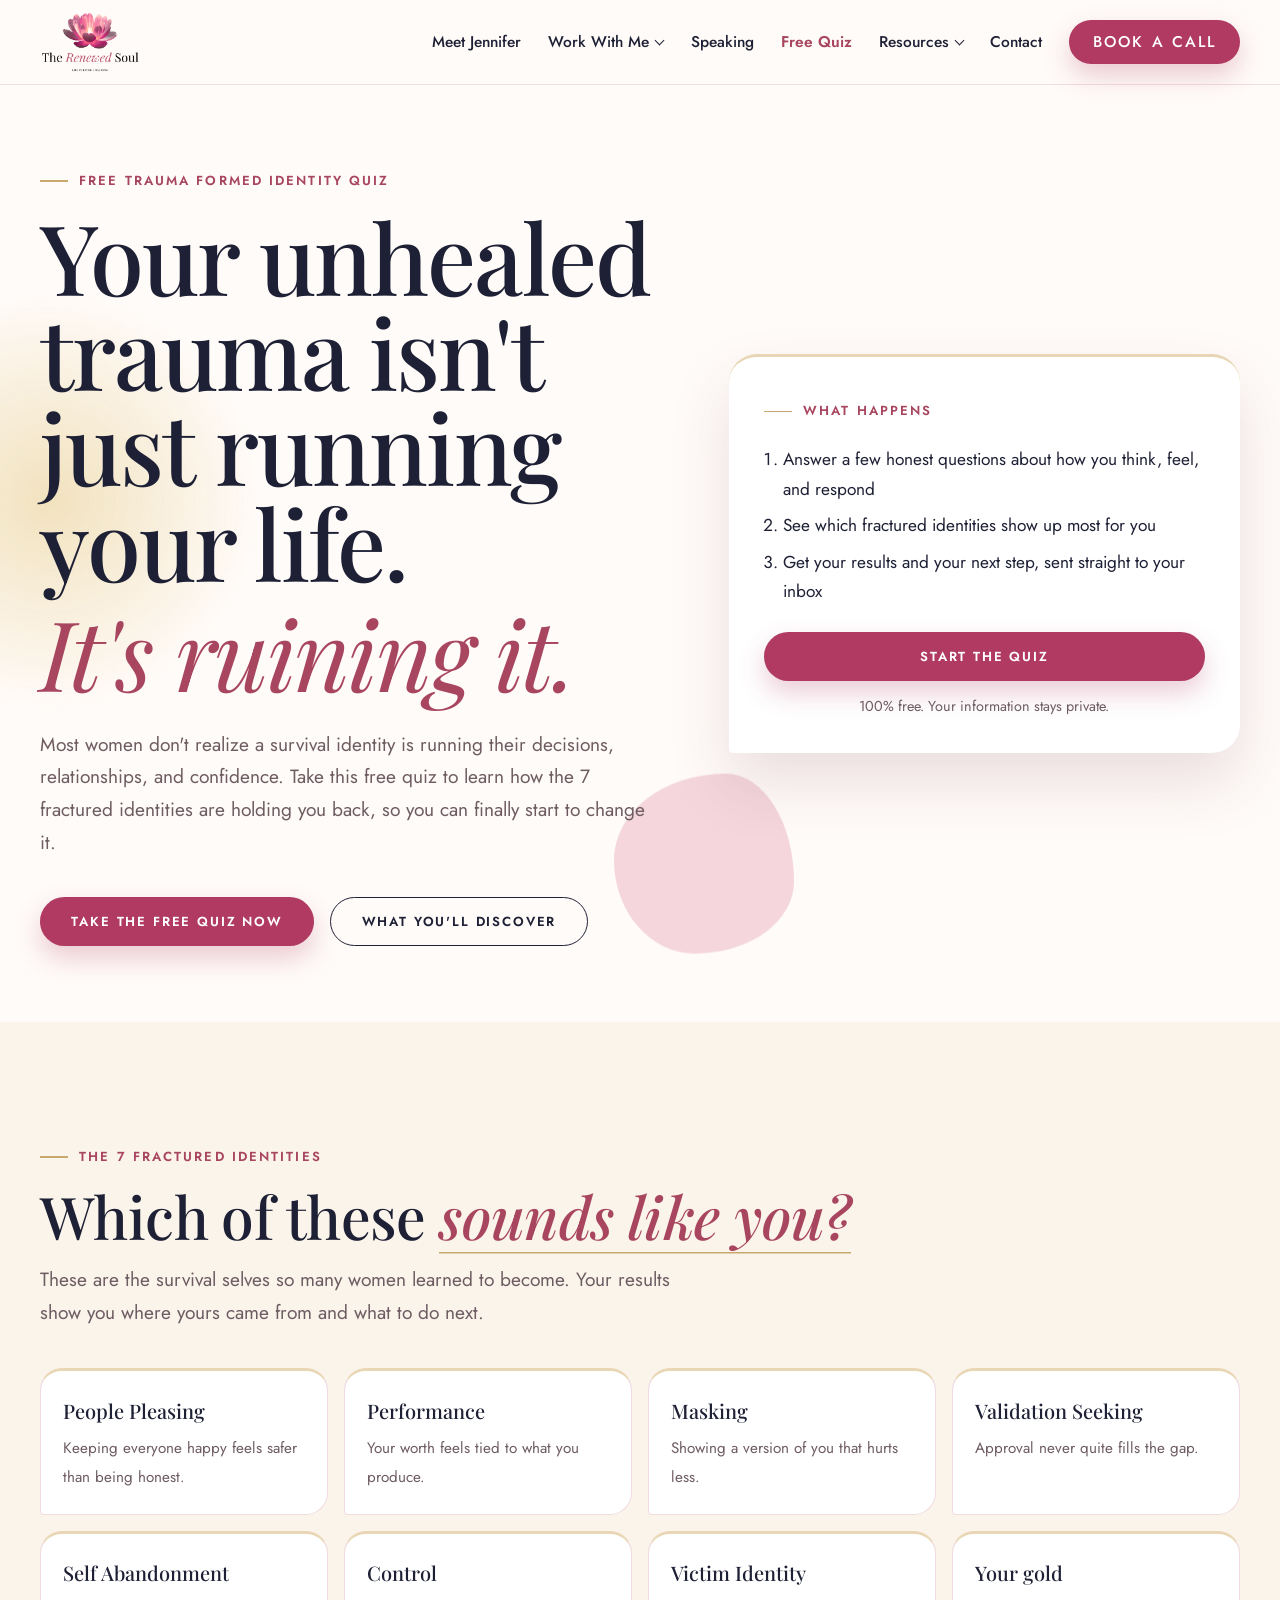
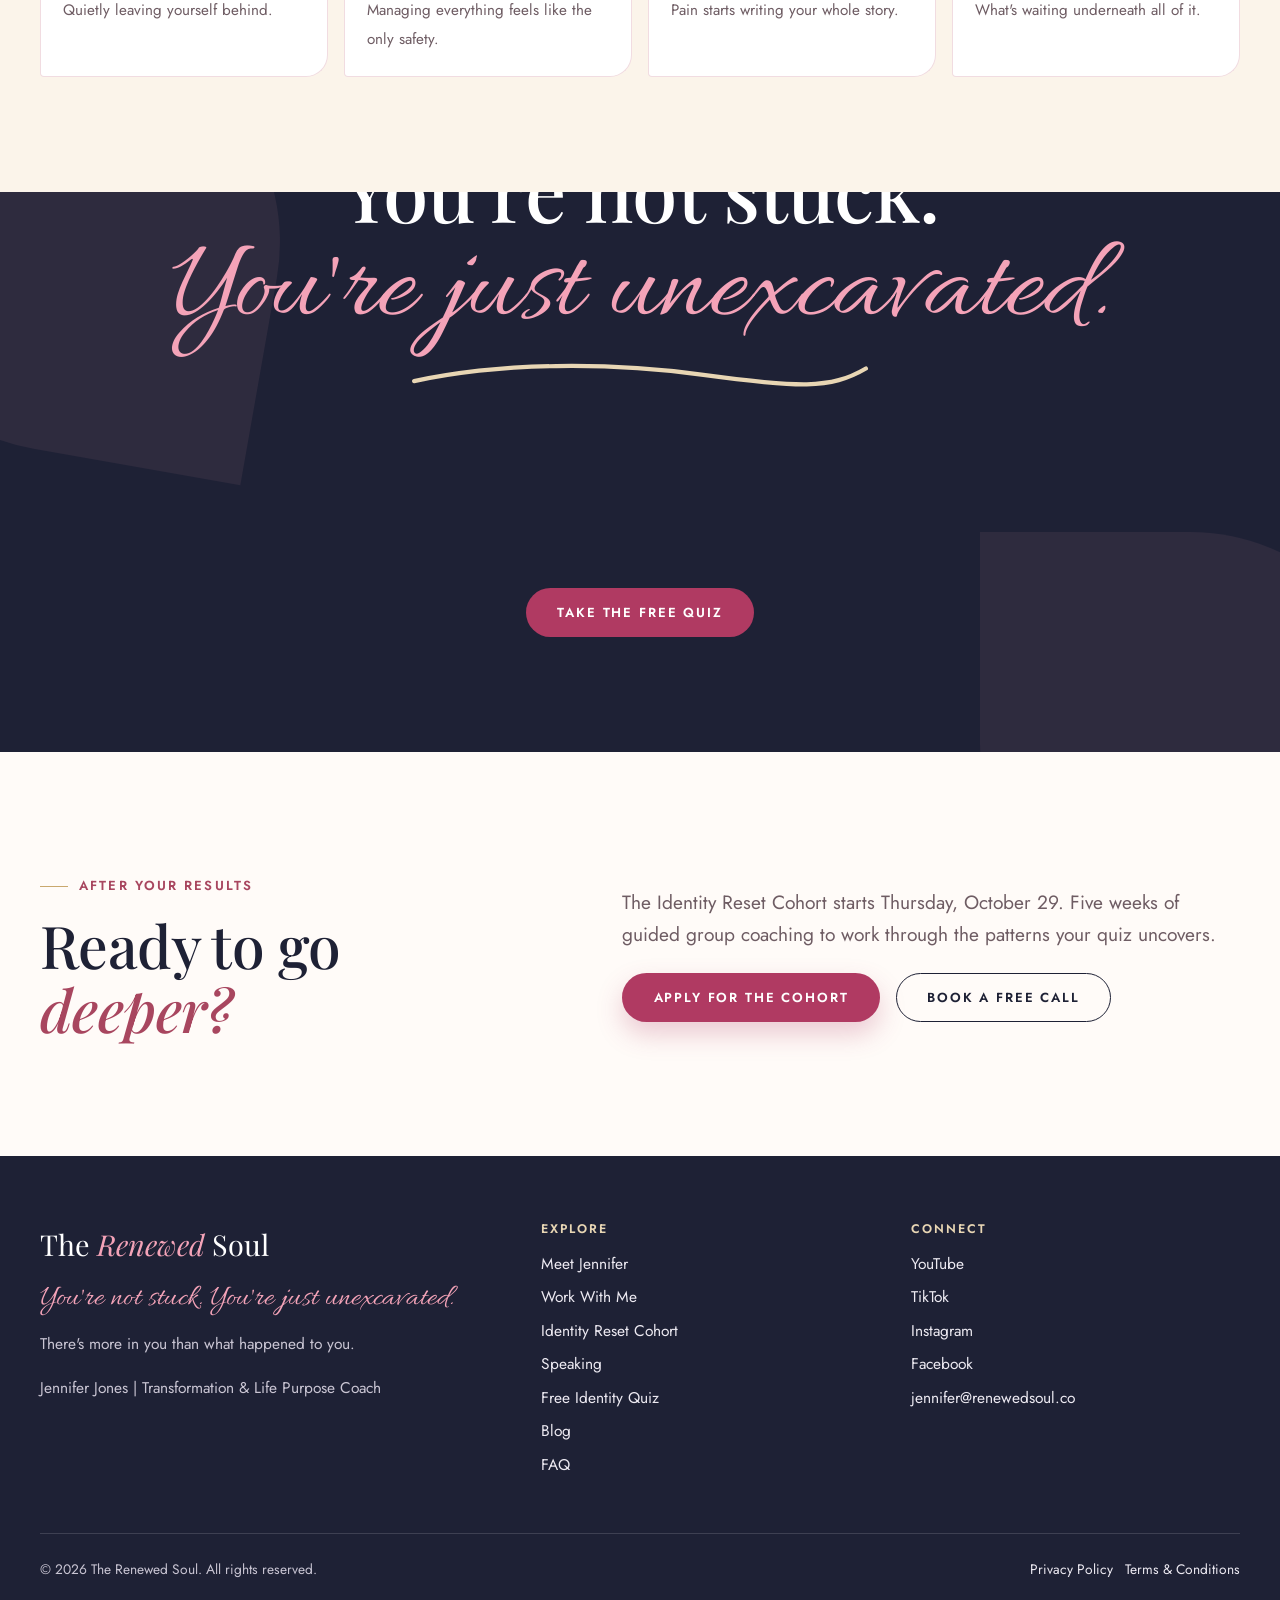
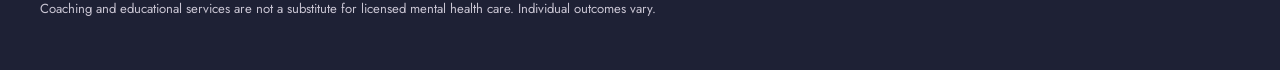
<file: quiz.html>
<!DOCTYPE html>
<html lang="en">
<head>
<meta charset="UTF-8">
<meta name="viewport" content="width=device-width, initial-scale=1, viewport-fit=cover">
<script>document.documentElement.classList.add('js')</script>
<title>Free Trauma Formed Identity Quiz | Renewed Soul Coaching</title>
<meta name="description" content="Take Jennifer Jones's free Trauma Formed Identity Quiz. Learn which of the 7 fractured identities is running your life and where healing can begin.">
<meta name="author" content="Jennifer Jones">
<meta name="robots" content="index, follow, max-image-preview:large, max-snippet:-1">
<link rel="canonical" href="https://renewedsoul.co/quiz.html">
<meta name="theme-color" content="#A8465F">
<meta property="og:type" content="website">
<meta property="og:site_name" content="Renewed Soul Coaching">
<meta property="og:locale" content="en_US">
<meta property="og:url" content="https://renewedsoul.co/quiz.html">
<meta property="og:title" content="Free Trauma Formed Identity Quiz | Renewed Soul Coaching">
<meta property="og:description" content="Take Jennifer Jones's free Trauma Formed Identity Quiz. Learn which of the 7 fractured identities is running your life and where healing can begin.">
<meta property="og:image" content="https://renewedsoul.co/images/hero.jpg">
<meta property="og:image:width" content="1000">
<meta property="og:image:height" content="1000">
<meta property="og:image:alt" content="Jennifer Jones, Transformation and Life Purpose Coach, smiling">
<meta name="twitter:card" content="summary_large_image">
<meta name="twitter:title" content="Free Trauma Formed Identity Quiz | Renewed Soul Coaching">
<meta name="twitter:description" content="Take Jennifer Jones's free Trauma Formed Identity Quiz. Learn which of the 7 fractured identities is running your life and where healing can begin.">
<meta name="twitter:image" content="https://renewedsoul.co/images/hero.jpg">
<meta name="twitter:image:alt" content="Jennifer Jones, Transformation and Life Purpose Coach, smiling">
<link rel="icon" href="logo.png">
<link rel="apple-touch-icon" href="logo.png">
<link rel="sitemap" type="application/xml" href="sitemap.xml">
<script type="application/ld+json">{"@context": "https://schema.org", "@graph": [{"@type": "ProfessionalService", "@id": "https://renewedsoul.co/#business", "name": "Renewed Soul Coaching", "alternateName": ["The Renewed Soul", "Renewed Soul"], "url": "https://renewedsoul.co/", "logo": "https://renewedsoul.co/logo.png", "image": "https://renewedsoul.co/images/hero.jpg", "email": "jennifer@renewedsoul.co", "description": "Transformation and life purpose coaching for women: identity, inner healing, mindset, purpose discovery, vision activation, group cohorts, and speaking.", "founder": {"@id": "https://renewedsoul.co/#jennifer"}, "areaServed": "Worldwide (virtual)", "sameAs": ["https://www.instagram.com/therenewedsoulcoaching", "https://www.facebook.com/renewedsoulcoaching", "https://www.tiktok.com/@therenewedsoulcoach", "https://www.youtube.com/channel/UCcUUK5c2Fx3Fn_vhpyp1Ylw", "https://stan.store/renewedsoul"]}, {"@type": "WebSite", "@id": "https://renewedsoul.co/#website", "url": "https://renewedsoul.co/", "name": "Renewed Soul Coaching", "publisher": {"@id": "https://renewedsoul.co/#business"}, "alternateName": ["The Renewed Soul", "renewedsoul.co"]}, {"@type": "Person", "@id": "https://renewedsoul.co/#jennifer", "name": "Jennifer Jones", "jobTitle": "Transformation & Life Purpose Coach and Speaker", "url": "https://renewedsoul.co/about.html", "image": "https://renewedsoul.co/images/hero.jpg", "worksFor": {"@id": "https://renewedsoul.co/#business"}, "knowsAbout": ["Identity coaching", "Trauma informed coaching", "Life purpose coaching", "Mindset", "People pleasing", "Self abandonment", "Narcissistic abuse recovery", "Business launch strategy", "Public speaking"], "sameAs": ["https://www.instagram.com/therenewedsoulcoaching", "https://www.facebook.com/renewedsoulcoaching", "https://www.tiktok.com/@therenewedsoulcoach", "https://www.youtube.com/channel/UCcUUK5c2Fx3Fn_vhpyp1Ylw"]}, {"@type": "WebPage", "@id": "https://renewedsoul.co/quiz.html#webpage", "url": "https://renewedsoul.co/quiz.html", "name": "Free Trauma Formed Identity Quiz | Renewed Soul Coaching", "description": "Take Jennifer Jones's free Trauma Formed Identity Quiz. Learn which of the 7 fractured identities is running your life and where healing can begin.", "isPartOf": {"@id": "https://renewedsoul.co/#website"}, "primaryImageOfPage": "https://renewedsoul.co/images/hero.jpg", "inLanguage": "en-US"}, {"@type": "BreadcrumbList", "itemListElement": [{"@type": "ListItem", "position": 1, "name": "Home", "item": "https://renewedsoul.co/"}, {"@type": "ListItem", "position": 2, "name": "Free Quiz", "item": "https://renewedsoul.co/quiz.html"}]}]}</script>
<link rel="preconnect" href="https://fonts.googleapis.com"><link rel="preconnect" href="https://fonts.gstatic.com" crossorigin>
<link href="https://fonts.googleapis.com/css2?family=Playfair+Display:ital,wght@0,400..800;1,400..700&family=Jost:wght@400;500;600&family=Allura&display=swap" rel="stylesheet">
<link rel="stylesheet" href="styles.css?v=20261023a">
</head>
<body data-page="quiz.html">
<a class="skip" href="#main">Skip to main content</a>
<header>
  <div class="wrap head">
    <a class="brand" href="index.html" aria-label="The Renewed Soul home"><img src="logo-header.png" alt="The Renewed Soul, Life Purpose Coaching"></a>
    <button class="menu" aria-expanded="false" aria-controls="mainnav">Menu</button>
    <nav class="main" id="mainnav" aria-label="Main">
      <a href="about.html">Meet Jennifer</a>
      <div class="dd"><a href="services.html">Work With Me</a>
        <ul><li><a href="services.html#signature">Private Coaching</a></li><li><a href="services.html#cohort">Identity Reset Cohort</a></li><li><a href="services.html#roadmap">Purpose Roadmapping</a></li><li><a href="services.html#vision">Vision Activation</a></li></ul></div>
      <a href="speaking.html">Speaking</a>
      <a class="quiz-link" href="quiz.html" aria-current="page">Free Quiz</a>
      <div class="dd"><a href="index.html#resources">Resources</a>
        <ul><li><a href="#youtube" data-yt-open>Videos</a></li><li><a href="blog.html">Blog</a></li><li><a href="services.html#digital">Workbooks and Journals</a></li><li><a href="faq.html">FAQ</a></li></ul></div>
      <a href="index.html#contact">Contact</a>
      <a class="btn btn-rose" href="https://calendly.com/jennifer-renewedsoul/15min">Book a Call</a>
    </nav>
  </div>
</header>
<main id="main">

<section class="hero" style="padding-bottom:clamp(3rem,6vw,5rem)">
  <div class="blob a parallax" data-speed="0.18"></div><div class="blob b parallax" data-speed="-0.12"></div>
  <div class="wrap hero-grid">
    <div>
      <p class="kicker">Free Trauma Formed Identity Quiz</p>
      <h1>Your unhealed trauma isn't just running your life. <em>It's ruining it.</em></h1>
      <p class="lede">Most women don't realize a survival identity is running their decisions, relationships, and confidence. Take this free quiz to learn how the 7 fractured identities are holding you back, so you can finally start to change it.</p>
      <div class="ctas"><a class="btn btn-rose" href="https://stan.store/renewedsoul/p/my-free-trauma-informedformed-identity-assessment">Take the free quiz now</a><a class="btn btn-line" href="#what">What you'll discover</a></div>
    </div>
    <div class="quiz-card" data-reveal="right">
      <p class="kicker">What happens</p>
      <ol><li>Answer a few honest questions about how you think, feel, and respond</li><li>See which fractured identities show up most for you</li><li>Get your results and your next step, sent straight to your inbox</li></ol>
      <a class="btn btn-rose" href="https://stan.store/renewedsoul/p/my-free-trauma-informedformed-identity-assessment">Start the quiz</a>
      <small>100% free. Your information stays private.</small>
    </div>
  </div>
</section>
<section id="what" class="tint">
  <div class="wrap">
    <div data-reveal><p class="kicker">The 7 fractured identities</p><h2>Which of these <em>sounds like you?</em></h2><p class="lede" style="margin-top:1rem">These are the survival selves so many women learned to become. Your results show you where yours came from and what to do next.</p></div>
    <div class="ident"><div data-reveal data-delay="0"><strong>People Pleasing</strong><span>Keeping everyone happy feels safer than being honest.</span></div><div data-reveal data-delay="100"><strong>Performance</strong><span>Your worth feels tied to what you produce.</span></div><div data-reveal data-delay="200"><strong>Masking</strong><span>Showing a version of you that hurts less.</span></div><div data-reveal data-delay="300"><strong>Validation Seeking</strong><span>Approval never quite fills the gap.</span></div><div data-reveal data-delay="0"><strong>Self Abandonment</strong><span>Quietly leaving yourself behind.</span></div><div data-reveal data-delay="100"><strong>Control</strong><span>Managing everything feels like the only safety.</span></div><div data-reveal data-delay="200"><strong>Victim Identity</strong><span>Pain starts writing your whole story.</span></div><div data-reveal data-delay="300"><strong>Your gold</strong><span>What's waiting underneath all of it.</span></div></div>
  </div>
</section>
<section class="signature"><div class="wrap"><h2 class="parallax" data-speed="-0.1">You're not stuck. <em class="script">You're just unexcavated.<svg class="swash" viewBox="0 0 220 18" aria-hidden="true" focusable="false"><path d="M3 12 C 45 3, 95 3, 140 9 S 200 16, 217 6" fill="none" stroke="currentColor" stroke-width="2" stroke-linecap="round"/></svg></em></h2><div class="ctas" style="justify-content:center;margin-top:2rem;position:relative"><a class="btn btn-white" href="https://stan.store/renewedsoul/p/my-free-trauma-informedformed-identity-assessment">Take the free quiz</a></div></div></section>
<section>
  <div class="wrap two" style="align-items:center">
    <div data-reveal="left"><p class="kicker">After your results</p><h2>Ready to go <em>deeper?</em></h2></div>
    <div data-reveal="right"><p class="lede">The Identity Reset Cohort starts Thursday, October 29. Five weeks of guided group coaching to work through the patterns your quiz uncovers.</p><div class="ctas" style="margin-top:1.4rem"><a class="btn btn-rose" href="https://forms.gle/mDTVDYQPwBwB2Vpw5">Apply for the cohort</a><a class="btn btn-line" href="https://calendly.com/jennifer-renewedsoul/15min">Book a free call</a></div></div>
  </div>
</section>
</main>
<footer>
  <div class="wrap">
    <div class="foot">
      <div><div class="name">The <em>Renewed</em> Soul</div><p class="tagline">You're not stuck. You're just unexcavated.</p><p>There's more in you than what happened to you.</p><p>Jennifer Jones | Transformation &amp; Life Purpose Coach</p></div>
      <div><h2 class="fh">Explore</h2><ul><li><a href="about.html">Meet Jennifer</a></li><li><a href="services.html">Work With Me</a></li><li><a href="services.html#cohort">Identity Reset Cohort</a></li><li><a href="speaking.html">Speaking</a></li><li><a href="quiz.html">Free Identity Quiz</a></li><li><a href="blog.html">Blog</a></li><li><a href="faq.html">FAQ</a></li></ul></div>
      <div><h2 class="fh">Connect</h2><ul><li><a href="https://www.youtube.com/channel/UCcUUK5c2Fx3Fn_vhpyp1Ylw">YouTube</a></li><li><a href="https://www.tiktok.com/@therenewedsoulcoach">TikTok</a></li><li><a href="https://www.instagram.com/therenewedsoulcoaching">Instagram</a></li><li><a href="https://www.facebook.com/renewedsoulcoaching">Facebook</a></li><li><a href="mailto:jennifer@renewedsoul.co">jennifer@renewedsoul.co</a></li></ul></div>
    </div>
    <div class="fine"><span>&copy; 2026 The Renewed Soul. All rights reserved.</span><span><a href="privacy.html">Privacy Policy</a> &nbsp; <a href="terms.html">Terms &amp; Conditions</a></span></div>
    <p style="font-size:.82rem;margin-top:1rem;color:#9F8B93">Coaching and educational services are not a substitute for licensed mental health care. Individual outcomes vary.</p>
  </div>
</footer>

<dialog class="promo" id="promo" aria-labelledby="promo-t">
  <button class="x" aria-label="Close" data-close>&times;</button>
  <div class="promo-grid">
    <img src="images/popup.jpg" width="900" height="900" alt="Jennifer Jones smiling in a black turtleneck">
    <div class="promo-body">
      <p class="kicker">The Identity Reset Cohort</p>
      <h2 id="promo-t">Ready to rediscover <em>who you are?</em></h2>
      <p>Five weeks of guided group coaching to recognize old identity patterns, reconnect with your voice, and move forward with greater clarity.</p>
      <div class="promo-meta">
        <span><strong>Thursdays, October 29 to December 3, 2026</strong></span>
        <span>5:30 to 7:00 PM Pacific (8:30 PM Eastern)</span>
        <span>No class Thursday, November 26, for Thanksgiving</span>
        <span>Special pay in full rate: <strong>$397</strong></span>
      </div>
      <a class="btn btn-rose" href="https://forms.gle/mDTVDYQPwBwB2Vpw5" data-applied>Apply for the cohort</a>
      <button class="later" data-close>Maybe later</button>
      <p class="promo-note">Applications are reviewed before enrollment.</p>
    </div>
  </div>
</dialog>

<dialog class="ytpop" id="youtube" aria-labelledby="yt-t">
  <button class="x" aria-label="Close" data-close>&times;</button>
  <div class="yt-top"><img src="logo.png" alt=""><h2 id="yt-t">The Renewed Soul on YouTube</h2><p>@RenewedSoulCoaching</p></div>
  <ul class="yt-list">
    <li><a href="https://www.youtube.com/@RenewedSoulCoaching/videos"><span class="pl"><svg viewBox="0 0 24 24"><path d="M6 4l14 8-14 8z"/></svg></span><div><strong>What Are the 7 Fractured Identities?</strong><span>Two part teaching on breaking toxic cycles</span></div></a></li>
    <li><a href="https://www.youtube.com/@RenewedSoulCoaching/videos"><span class="pl"><svg viewBox="0 0 24 24"><path d="M6 4l14 8-14 8z"/></svg></span><div><strong>The People Pleaser Identity</strong><span>Two part series on what people pleasing is doing to you</span></div></a></li>
    <li><a href="https://www.youtube.com/@RenewedSoulCoaching/videos"><span class="pl"><svg viewBox="0 0 24 24"><path d="M6 4l14 8-14 8z"/></svg></span><div><strong>Performance Identity</strong><span>Why success never feels like enough</span></div></a></li>
  </ul>
  <div class="yt-actions"><a class="btn btn-rose" href="https://www.youtube.com/@RenewedSoulCoaching?sub_confirmation=1">Subscribe</a><a class="btn btn-line" href="https://www.youtube.com/@RenewedSoulCoaching/videos">Watch all videos</a></div>
</dialog>

<script>
/* ===== Settings ===== */
const POPUP_DELAY_SECONDS = 10;
const POPUP_UNTIL = "2026-12-03";   /* the pop-up stops showing after this date */
const FORM_ENDPOINT = "https://formsubmit.co/ajax/jennifer@renewedsoul.co";   /* form messages are delivered to this inbox */
/* YouTube: paste a video ID (the letters after watch?v=) into any data-yt="" and it plays right on the page */
/* ==================== */
(function(){
  const d=document, reduce=matchMedia('(prefers-reduced-motion: reduce)').matches;
  try{history.scrollRestoration='manual'}catch(e){}
  const land=()=>{const h=location.hash&&d.getElementById(location.hash.slice(1));if(h)h.scrollIntoView({behavior:'instant'});else scrollTo({top:0,behavior:'instant'})};
  land();addEventListener('load',()=>{land();setTimeout(land,350)});
  requestAnimationFrame(()=>d.body.classList.add('loaded'));
  const mb=d.querySelector('.menu'),nav=d.getElementById('mainnav');
  mb.addEventListener('click',()=>{const o=nav.classList.toggle('open');mb.setAttribute('aria-expanded',o);mb.textContent=o?'Close':'Menu'});
  nav.querySelectorAll('a').forEach(a=>a.addEventListener('click',()=>{nav.classList.remove('open');mb.textContent='Menu';mb.setAttribute('aria-expanded','false')}));
  addEventListener('keydown',e=>{if(e.key==='Escape'&&nav.classList.contains('open')){nav.classList.remove('open');mb.textContent='Menu';mb.setAttribute('aria-expanded','false');mb.focus()}});
  const io=new IntersectionObserver(es=>es.forEach(e=>{if(e.isIntersecting){e.target.classList.add('in');io.unobserve(e.target)}}),{threshold:.12,rootMargin:'0px 0px -6% 0px'});
  d.querySelectorAll('[data-reveal]').forEach(el=>{el.style.transitionDelay=(el.dataset.delay||0)+'ms';io.observe(el)});
  d.querySelectorAll('[data-yt]').forEach(v=>{const id=v.dataset.yt;if(!id)return;v.addEventListener('click',e=>{e.preventDefault();const f=v.querySelector('.frame')||v;f.insertAdjacentHTML('beforeend','<iframe src="https://www.youtube-nocookie.com/embed/'+id+'?autoplay=1" allow="autoplay; encrypted-media" allowfullscreen title="Video"></iframe>')})});
  const brand=d.querySelector('.brand');
  brand.addEventListener('click',e=>{if(d.body.dataset.page==='index.html'){e.preventDefault();scrollTo({top:0,behavior:reduce?'auto':'smooth'})}});
  const yt=d.getElementById('youtube');
  d.querySelectorAll('[data-yt-open]').forEach(a=>a.addEventListener('click',e=>{e.preventDefault();nav.classList.remove('open');yt.showModal()}));
  yt.querySelector('[data-close]').addEventListener('click',()=>yt.close());
  yt.addEventListener('click',e=>{if(e.target===yt)yt.close()});
  /* cohort pop-up */
  const promo=d.getElementById('promo');
  const store=(k,v)=>{try{return v===undefined?localStorage.getItem(k):localStorage.setItem(k,v)}catch(e){return null}};
  const dismiss=()=>{promo.close();store('rs_cohort_seen',Date.now())};
  promo.querySelectorAll('[data-close]').forEach(b=>b.addEventListener('click',dismiss));
  promo.addEventListener('cancel',()=>store('rs_cohort_seen',Date.now()));
  promo.addEventListener('click',e=>{if(e.target===promo)dismiss()});
  promo.querySelector('[data-applied]').addEventListener('click',()=>store('rs_cohort_seen',Date.now()));
  let seen=null;try{seen=sessionStorage.getItem('rs_cohort_session')}catch(e){}
  const live=new Date()<=new Date(POPUP_UNTIL+'T23:59:59')&&d.body.dataset.page!=='approved.html';
  if(live&&!seen){let shown=false;const show=()=>{if(shown||d.querySelector('dialog[open]'))return;shown=true;try{sessionStorage.setItem('rs_cohort_session','1')}catch(e){}promo.showModal()};setTimeout(show,POPUP_DELAY_SECONDS*1000)}
  if(reduce)return;
  const par=[...d.querySelectorAll('[data-speed]')];
  function tick(){const vh=innerHeight;par.forEach(el=>{const r=el.parentElement.getBoundingClientRect();const c=r.top+r.height/2-vh/2;const s=parseFloat(el.dataset.speed);el.style.transform='translate3d(0,'+(c*s).toFixed(1)+'px,0)'+(el.dataset.scale?' scale('+el.dataset.scale+')':'')});requestAnimationFrame(tick)}
  requestAnimationFrame(tick);
})();
async function sendForm(f,subject){
  const box=f.querySelector('.formmsg');
  box.classList.remove('show');
  const missing=[...f.querySelectorAll('[required]')].filter(i=>!i.value.trim());
  if(missing.length){box.textContent='Please fill in your name, email, and the other required fields so Jennifer can reply.';box.classList.add('show');missing[0].focus();return}
  const btn=f.querySelector('button[type=submit]');const label=btn.textContent;btn.disabled=true;btn.textContent='Sending...';
  const data=Object.fromEntries(new FormData(f));data._subject=subject+': '+(data['Name']||'');if(String(data['Interested in']||'').indexOf('Visionaire')===0){data._cc='jennifer@visionaireconsultinggroup.com';data._subject='Visionaire Consulting Group inquiry: '+(data['Name']||'')}data._template='table';data._captcha='false';
  const done=()=>{const t=document.createElement('div');t.className='thanks';t.setAttribute('role','status');t.setAttribute('tabindex','-1');
    t.innerHTML='<p class="kicker">Message received</p><h3>Thank you, '+(data['Name']||'friend').replace(/[<>&]/g,'')+'!</h3><p>Your message was sent to Jennifer, and she will reply personally within 48 hours. Check your inbox (and your spam folder) for her reply.</p><p><a class="btn btn-rose" href="https://calendly.com/jennifer-renewedsoul/15min">Book a free discovery call</a></p>';
    f.replaceWith(t);t.focus({preventScroll:true})};
  if(FORM_ENDPOINT==='PREVIEW'){setTimeout(done,600);return}
  try{const r=await fetch(FORM_ENDPOINT,{method:'POST',headers:{'Content-Type':'application/json',Accept:'application/json'},body:JSON.stringify(data)});if(!r.ok)throw 0;done()}
  catch(_){btn.disabled=false;btn.textContent=label;
    const body=Object.entries(data).filter(([k])=>!k.startsWith('_')).map(([k,v])=>k+': '+v).join(String.fromCharCode(10));
    box.innerHTML='That did not go through. <a href="mailto:jennifer@renewedsoul.co?subject='+encodeURIComponent(subject)+'&body='+encodeURIComponent(body)+'">Send it by email instead</a>, or write to jennifer@renewedsoul.co.';box.classList.add('show')}
}
</script>
</body>
</html>
</file>
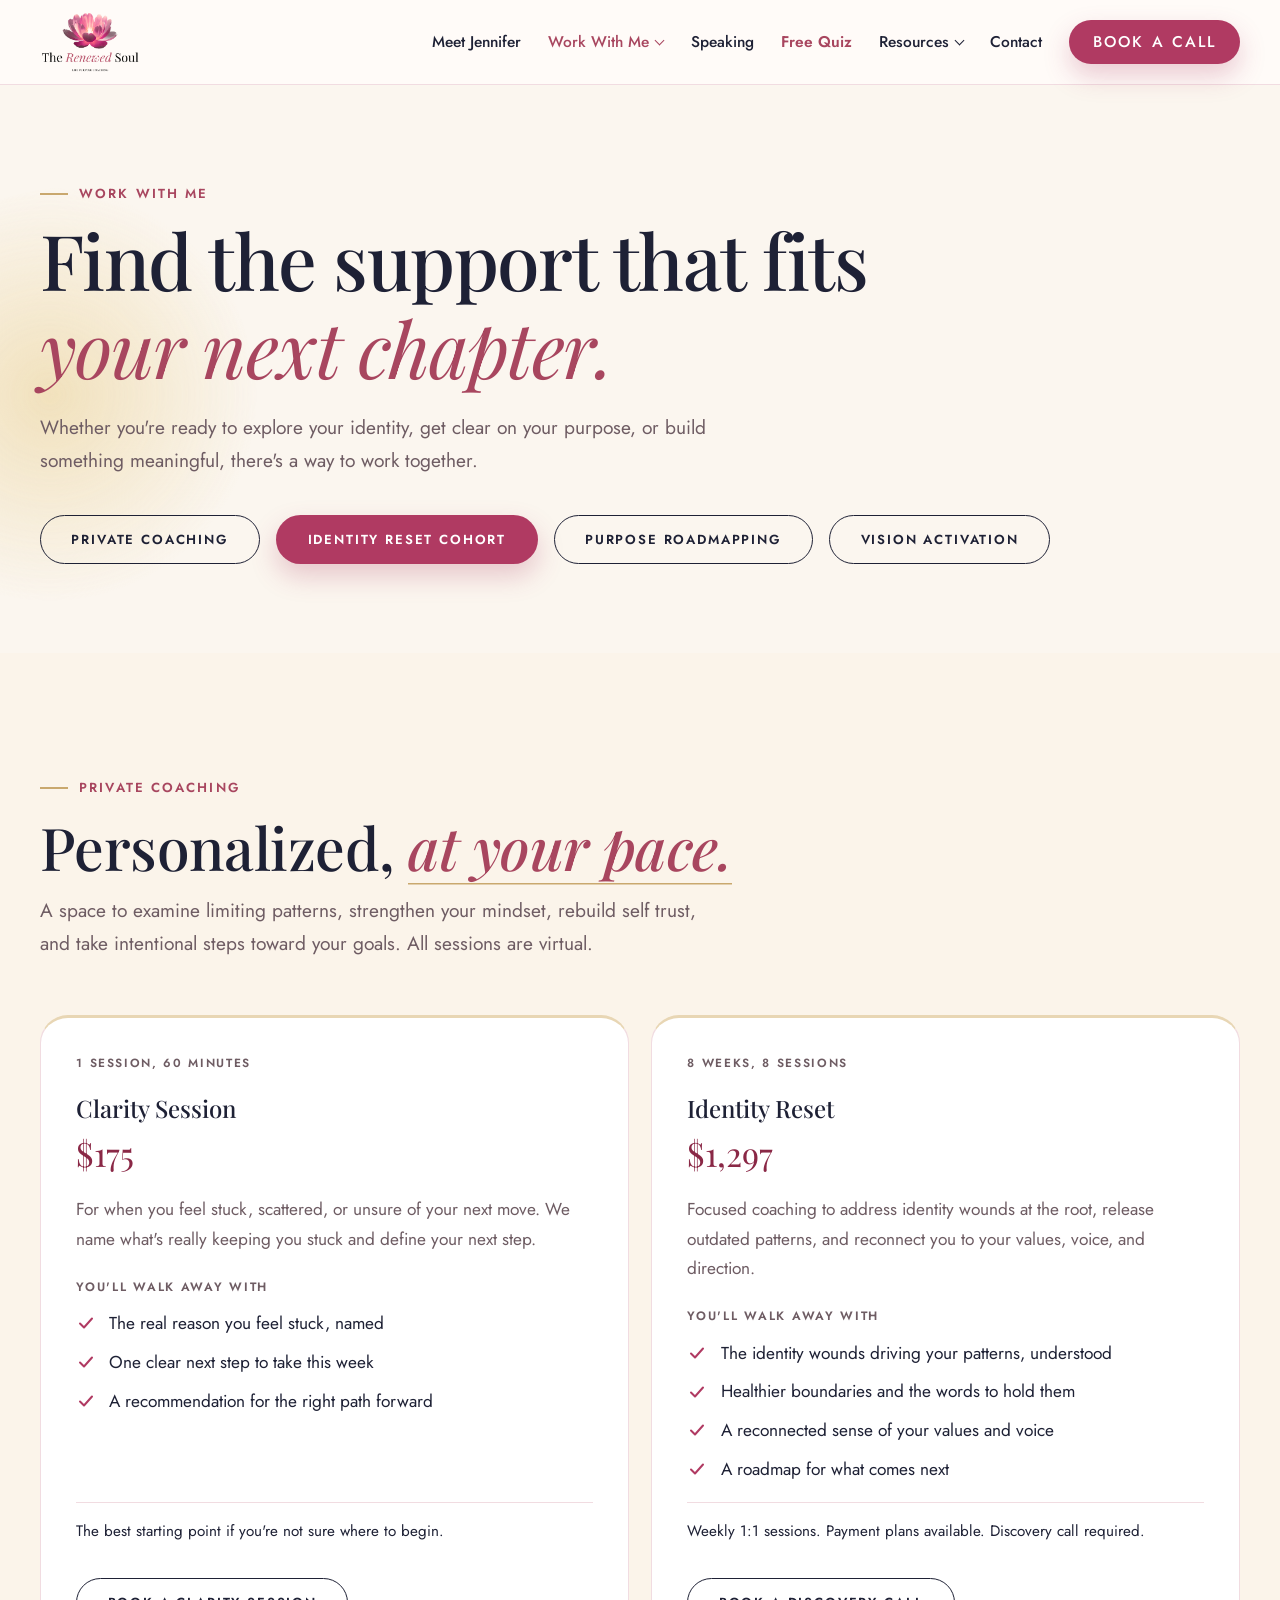
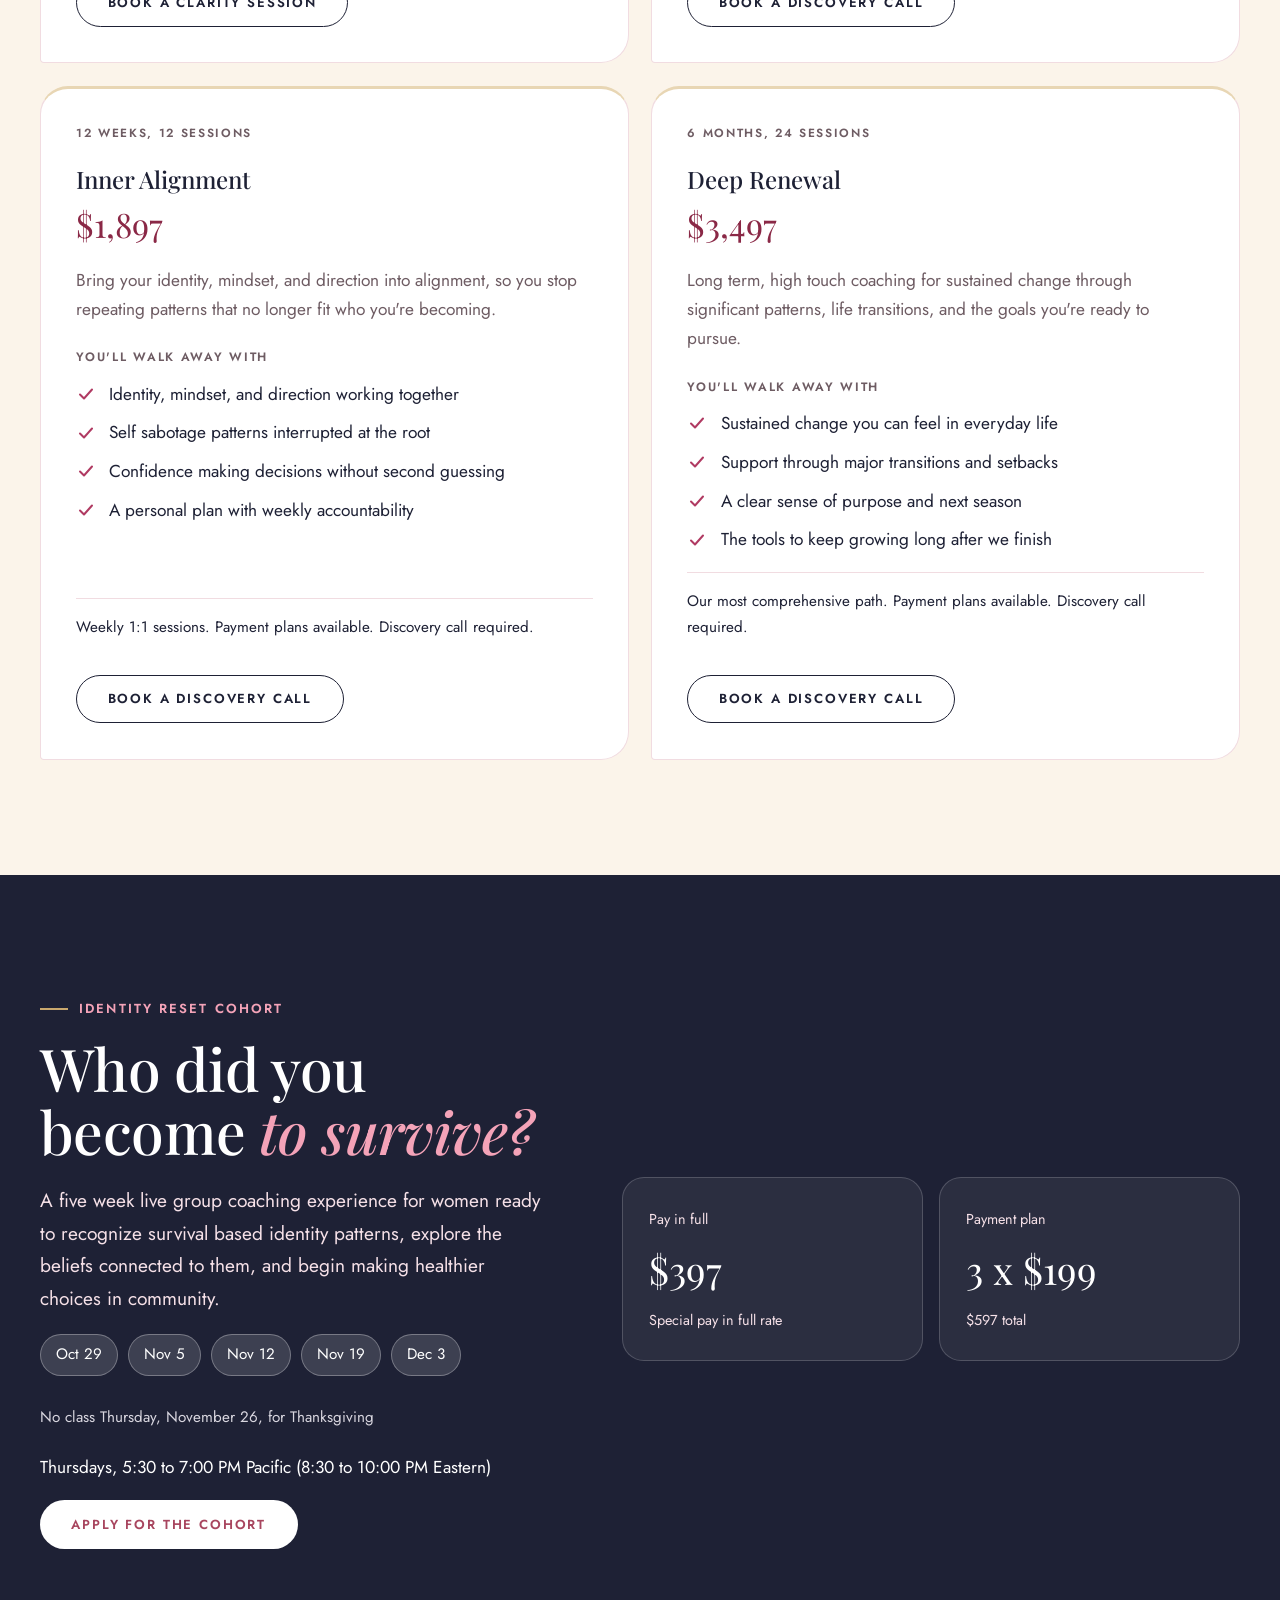
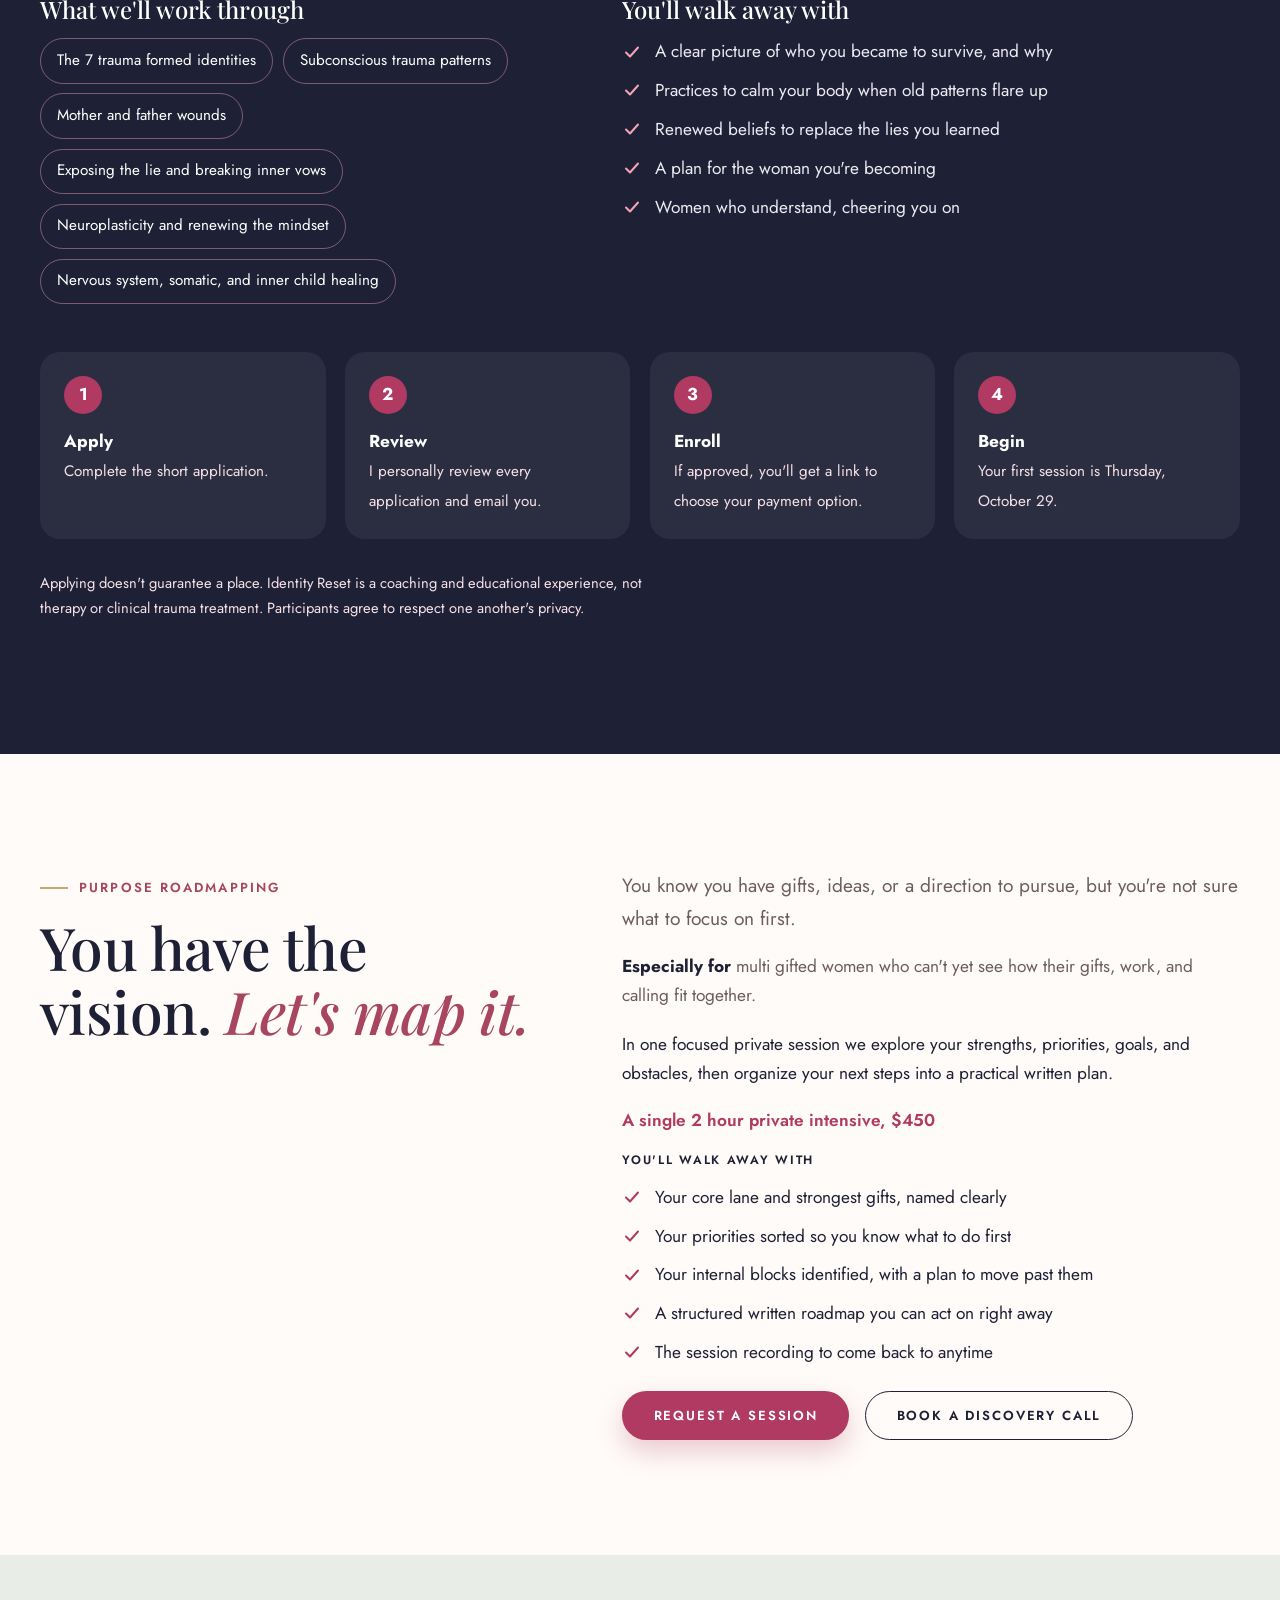
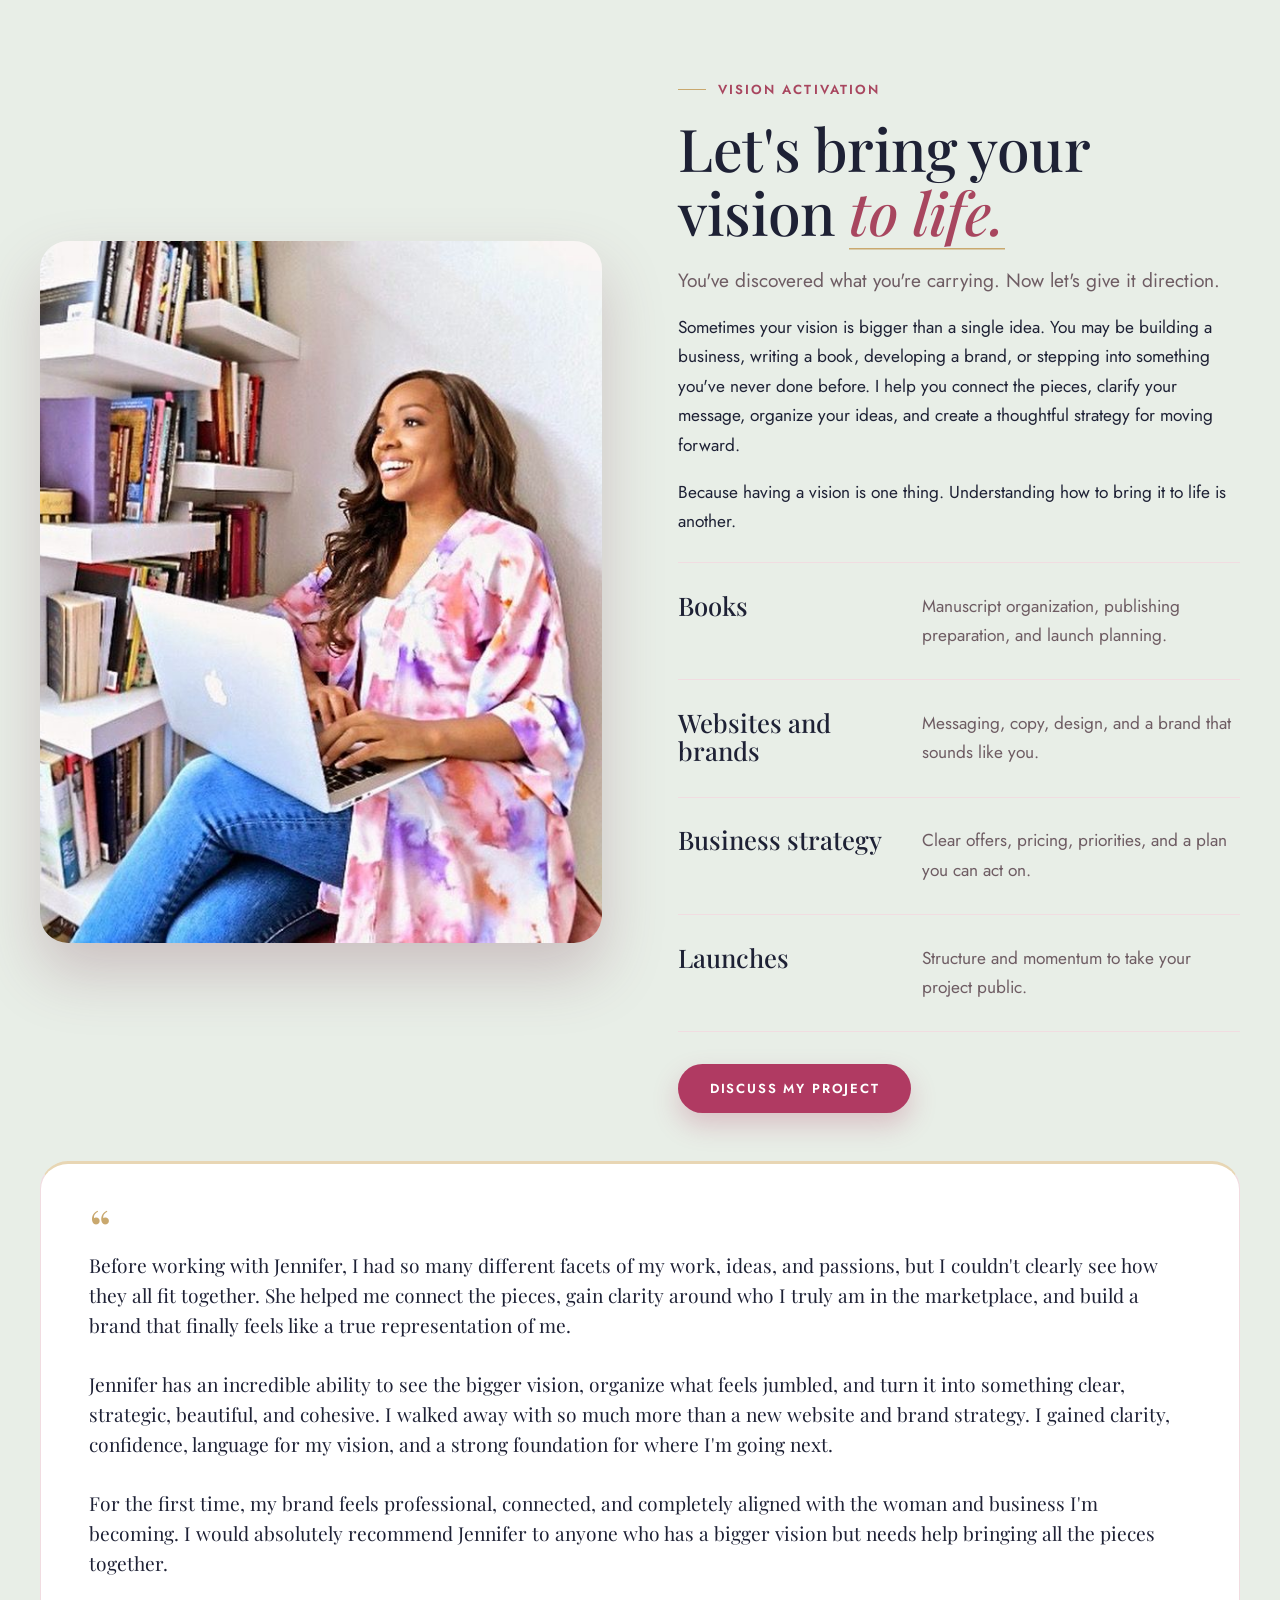
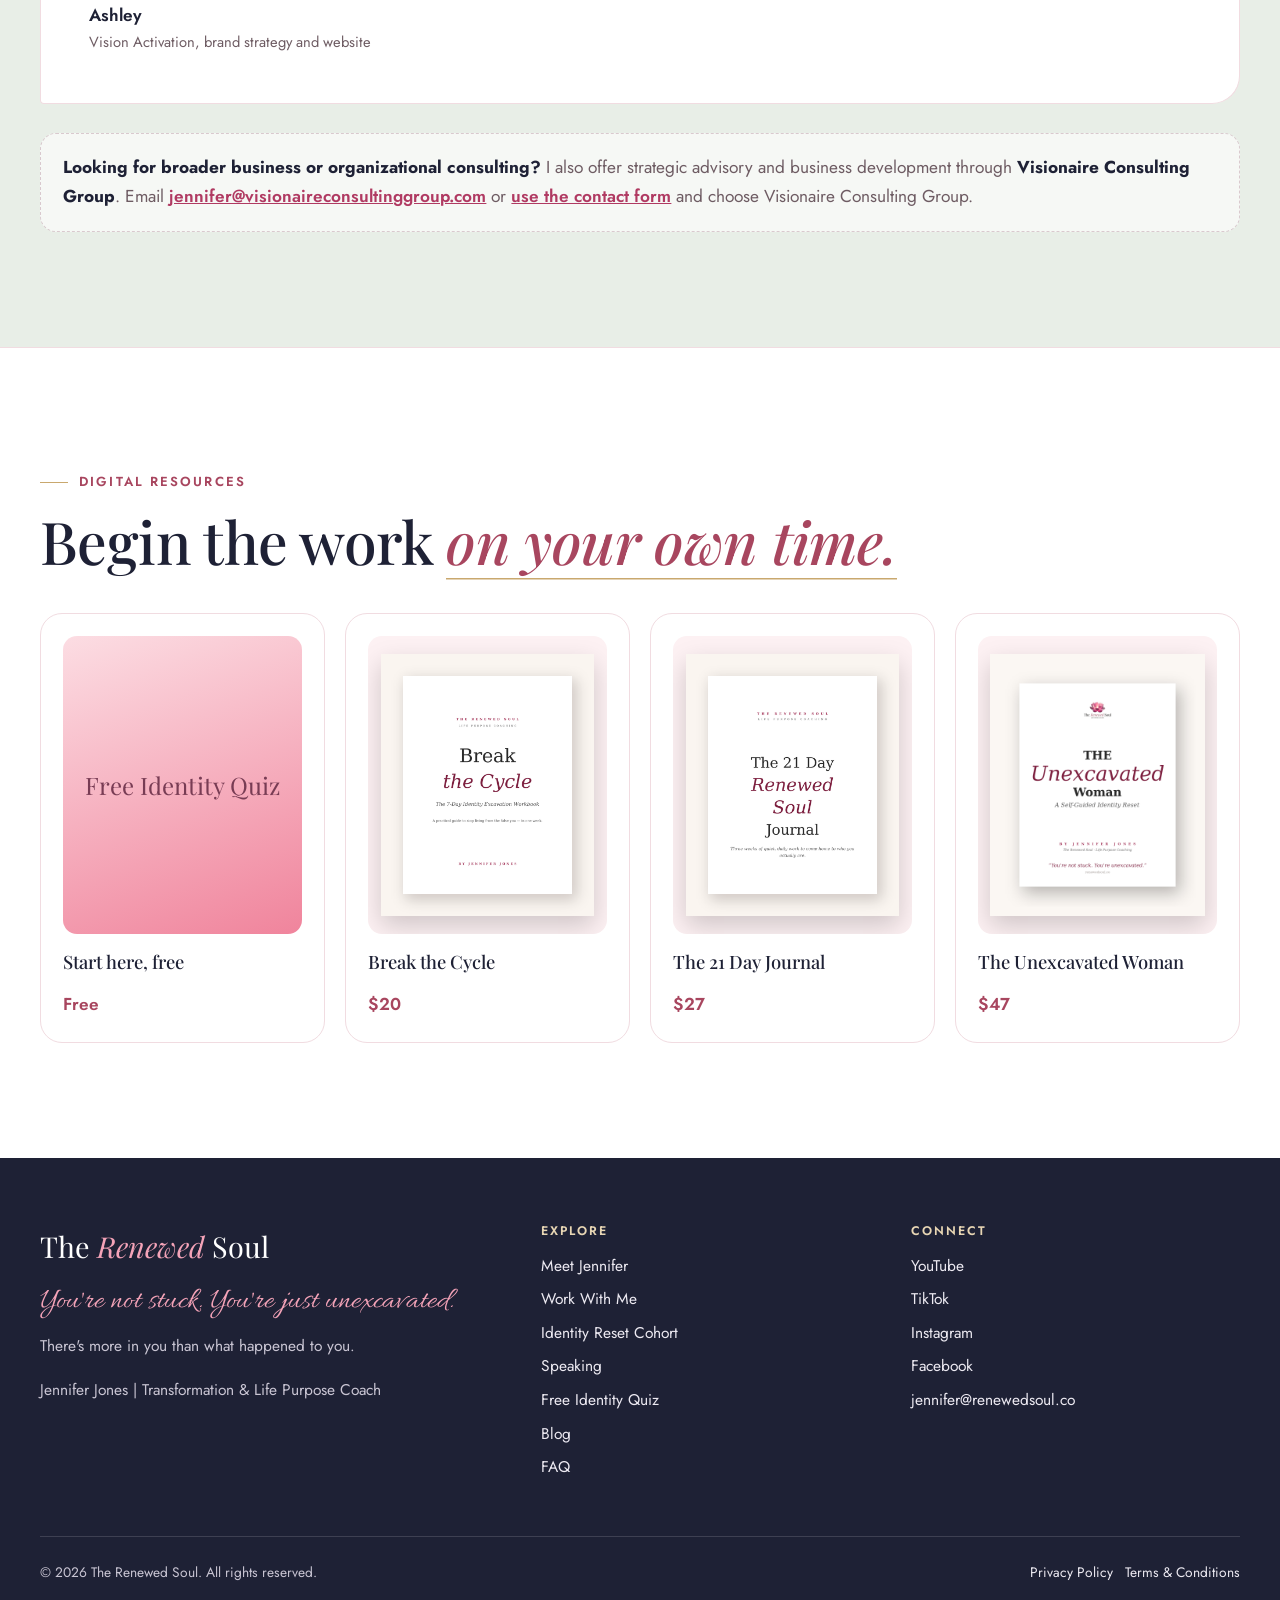
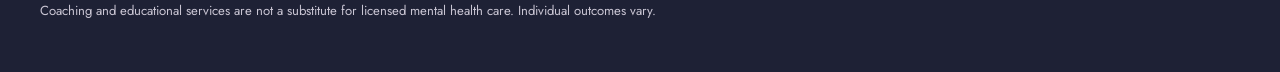
<file: services.html>
<!DOCTYPE html>
<html lang="en">
<head>
<meta charset="UTF-8">
<meta name="viewport" content="width=device-width, initial-scale=1, viewport-fit=cover">
<script>document.documentElement.classList.add('js')</script>
<title>Life Purpose Coaching Programs | Renewed Soul Coaching</title>
<meta name="description" content="Private coaching, the Identity Reset Cohort starting October 29, Purpose Roadmapping, Vision Activation, and workbooks with Jennifer Jones.">
<meta name="author" content="Jennifer Jones">
<meta name="robots" content="index, follow, max-image-preview:large, max-snippet:-1">
<link rel="canonical" href="https://renewedsoul.co/services.html">
<meta name="theme-color" content="#A8465F">
<meta property="og:type" content="website">
<meta property="og:site_name" content="Renewed Soul Coaching">
<meta property="og:locale" content="en_US">
<meta property="og:url" content="https://renewedsoul.co/services.html">
<meta property="og:title" content="Life Purpose Coaching Programs | Renewed Soul Coaching">
<meta property="og:description" content="Private coaching, the Identity Reset Cohort starting October 29, Purpose Roadmapping, Vision Activation, and workbooks with Jennifer Jones.">
<meta property="og:image" content="https://renewedsoul.co/images/cohort.jpg">
<meta property="og:image:width" content="800">
<meta property="og:image:height" content="800">
<meta property="og:image:alt" content="Jennifer Jones, host of the Identity Reset Cohort">
<meta name="twitter:card" content="summary_large_image">
<meta name="twitter:title" content="Life Purpose Coaching Programs | Renewed Soul Coaching">
<meta name="twitter:description" content="Private coaching, the Identity Reset Cohort starting October 29, Purpose Roadmapping, Vision Activation, and workbooks with Jennifer Jones.">
<meta name="twitter:image" content="https://renewedsoul.co/images/cohort.jpg">
<meta name="twitter:image:alt" content="Jennifer Jones, host of the Identity Reset Cohort">
<link rel="icon" href="logo.png">
<link rel="apple-touch-icon" href="logo.png">
<link rel="sitemap" type="application/xml" href="sitemap.xml">
<script type="application/ld+json">{"@context": "https://schema.org", "@graph": [{"@type": "ProfessionalService", "@id": "https://renewedsoul.co/#business", "name": "Renewed Soul Coaching", "alternateName": ["The Renewed Soul", "Renewed Soul"], "url": "https://renewedsoul.co/", "logo": "https://renewedsoul.co/logo.png", "image": "https://renewedsoul.co/images/hero.jpg", "email": "jennifer@renewedsoul.co", "description": "Transformation and life purpose coaching for women: identity, inner healing, mindset, purpose discovery, vision activation, group cohorts, and speaking.", "founder": {"@id": "https://renewedsoul.co/#jennifer"}, "areaServed": "Worldwide (virtual)", "sameAs": ["https://www.instagram.com/therenewedsoulcoaching", "https://www.facebook.com/renewedsoulcoaching", "https://www.tiktok.com/@therenewedsoulcoach", "https://www.youtube.com/channel/UCcUUK5c2Fx3Fn_vhpyp1Ylw", "https://stan.store/renewedsoul"]}, {"@type": "WebSite", "@id": "https://renewedsoul.co/#website", "url": "https://renewedsoul.co/", "name": "Renewed Soul Coaching", "publisher": {"@id": "https://renewedsoul.co/#business"}, "alternateName": ["The Renewed Soul", "renewedsoul.co"]}, {"@type": "Person", "@id": "https://renewedsoul.co/#jennifer", "name": "Jennifer Jones", "jobTitle": "Transformation & Life Purpose Coach and Speaker", "url": "https://renewedsoul.co/about.html", "image": "https://renewedsoul.co/images/hero.jpg", "worksFor": {"@id": "https://renewedsoul.co/#business"}, "knowsAbout": ["Identity coaching", "Trauma informed coaching", "Life purpose coaching", "Mindset", "People pleasing", "Self abandonment", "Narcissistic abuse recovery", "Business launch strategy", "Public speaking"], "sameAs": ["https://www.instagram.com/therenewedsoulcoaching", "https://www.facebook.com/renewedsoulcoaching", "https://www.tiktok.com/@therenewedsoulcoach", "https://www.youtube.com/channel/UCcUUK5c2Fx3Fn_vhpyp1Ylw"]}, {"@type": "WebPage", "@id": "https://renewedsoul.co/services.html#webpage", "url": "https://renewedsoul.co/services.html", "name": "Life Purpose Coaching Programs | Renewed Soul Coaching", "description": "Private coaching, the Identity Reset Cohort starting October 29, Purpose Roadmapping, Vision Activation, and workbooks with Jennifer Jones.", "isPartOf": {"@id": "https://renewedsoul.co/#website"}, "primaryImageOfPage": "https://renewedsoul.co/images/cohort.jpg", "inLanguage": "en-US"}, {"@type": "BreadcrumbList", "itemListElement": [{"@type": "ListItem", "position": 1, "name": "Home", "item": "https://renewedsoul.co/"}, {"@type": "ListItem", "position": 2, "name": "Work With Me", "item": "https://renewedsoul.co/services.html"}]}, {"@type": "OfferCatalog", "name": "Coaching with Jennifer Jones", "itemListElement": [{"@type": "Offer", "name": "Clarity Session (60 minutes)", "price": "175", "priceCurrency": "USD"}, {"@type": "Offer", "name": "Identity Reset, 8 week private coaching", "price": "1297", "priceCurrency": "USD"}, {"@type": "Offer", "name": "Inner Alignment, 12 week private coaching", "price": "1897", "priceCurrency": "USD"}, {"@type": "Offer", "name": "Deep Renewal, 6 month private coaching", "price": "3497", "priceCurrency": "USD"}, {"@type": "Offer", "name": "Purpose Roadmapping Session", "price": "450", "priceCurrency": "USD"}]}, {"@type": "Event", "name": "Identity Reset Cohort", "description": "Five week live virtual group coaching experience to recognize survival based identity patterns and move forward with clarity.", "startDate": "2026-10-29T17:30:00-07:00", "endDate": "2026-12-03T19:00:00-08:00", "eventSchedule": {"@type": "Schedule", "byDay": "https://schema.org/Thursday", "repeatFrequency": "P1W", "startTime": "17:30", "endTime": "19:00", "scheduleTimezone": "America/Los_Angeles"}, "eventAttendanceMode": "https://schema.org/OnlineEventAttendanceMode", "eventStatus": "https://schema.org/EventScheduled", "location": {"@type": "VirtualLocation", "url": "https://renewedsoul.co/services.html#cohort"}, "image": "https://renewedsoul.co/images/cohort.jpg", "organizer": {"@id": "https://renewedsoul.co/#business"}, "performer": {"@id": "https://renewedsoul.co/#jennifer"}, "offers": {"@type": "Offer", "price": "397", "priceCurrency": "USD", "url": "https://forms.gle/mDTVDYQPwBwB2Vpw5", "availability": "https://schema.org/LimitedAvailability", "validFrom": "2026-10-01"}}]}</script>
<link rel="preconnect" href="https://fonts.googleapis.com"><link rel="preconnect" href="https://fonts.gstatic.com" crossorigin>
<link href="https://fonts.googleapis.com/css2?family=Playfair+Display:ital,wght@0,400..800;1,400..700&family=Jost:wght@400;500;600&family=Allura&display=swap" rel="stylesheet">
<link rel="stylesheet" href="styles.css?v=20261023a">
</head>
<body data-page="services.html">
<a class="skip" href="#main">Skip to main content</a>
<header>
  <div class="wrap head">
    <a class="brand" href="index.html" aria-label="The Renewed Soul home"><img src="logo-header.png" alt="The Renewed Soul, Life Purpose Coaching"></a>
    <button class="menu" aria-expanded="false" aria-controls="mainnav">Menu</button>
    <nav class="main" id="mainnav" aria-label="Main">
      <a href="about.html">Meet Jennifer</a>
      <div class="dd"><a href="services.html" aria-current="page">Work With Me</a>
        <ul><li><a href="services.html#signature">Private Coaching</a></li><li><a href="services.html#cohort">Identity Reset Cohort</a></li><li><a href="services.html#roadmap">Purpose Roadmapping</a></li><li><a href="services.html#vision">Vision Activation</a></li></ul></div>
      <a href="speaking.html">Speaking</a>
      <a class="quiz-link" href="quiz.html">Free Quiz</a>
      <div class="dd"><a href="index.html#resources">Resources</a>
        <ul><li><a href="#youtube" data-yt-open>Videos</a></li><li><a href="blog.html">Blog</a></li><li><a href="services.html#digital">Workbooks and Journals</a></li><li><a href="faq.html">FAQ</a></li></ul></div>
      <a href="index.html#contact">Contact</a>
      <a class="btn btn-rose" href="https://calendly.com/jennifer-renewedsoul/15min">Book a Call</a>
    </nav>
  </div>
</header>
<main id="main">

<section class="page-hero hero">
  <div class="blob a parallax" data-speed="0.18"></div>
  <div class="wrap">
    <p class="kicker">Work with me</p>
    <h1>Find the support that fits <em>your next chapter.</em></h1>
    <p class="lede">Whether you're ready to explore your identity, get clear on your purpose, or build something meaningful, there's a way to work together.</p>
    <div class="ctas" style="margin-top:2rem"><a class="btn btn-line" href="#signature">Private Coaching</a><a class="btn btn-rose" href="#cohort">Identity Reset Cohort</a><a class="btn btn-line" href="#roadmap">Purpose Roadmapping</a><a class="btn btn-line" href="#vision">Vision Activation</a></div>
  </div>
</section>
<section id="signature" class="tint">
  <div class="wrap">
    <div class="areas-head" style="text-align:left;margin-left:0" data-reveal><p class="kicker">Private coaching</p><h2>Personalized, <em>at your pace.</em></h2><p class="lede" style="margin-top:1rem">A space to examine limiting patterns, strengthen your mindset, rebuild self trust, and take intentional steps toward your goals. All sessions are virtual.</p></div>
    <div class="packs">
      <article class="pack" data-reveal data-delay="0"><p class="meta">1 session, 60 minutes</p><h3>Clarity Session</h3><p class="price">$175</p><p>For when you feel stuck, scattered, or unsure of your next move. We name what's really keeping you stuck and define your next step.</p><p class="o-walk">You'll walk away with</p><ul class="checks"><li><svg viewBox="0 0 20 20" aria-hidden="true"><path d="M4 10.5l4 4 8-9" fill="none" stroke="currentColor" stroke-width="2" stroke-linecap="round" stroke-linejoin="round"/></svg><span>The real reason you feel stuck, named</span></li><li><svg viewBox="0 0 20 20" aria-hidden="true"><path d="M4 10.5l4 4 8-9" fill="none" stroke="currentColor" stroke-width="2" stroke-linecap="round" stroke-linejoin="round"/></svg><span>One clear next step to take this week</span></li><li><svg viewBox="0 0 20 20" aria-hidden="true"><path d="M4 10.5l4 4 8-9" fill="none" stroke="currentColor" stroke-width="2" stroke-linecap="round" stroke-linejoin="round"/></svg><span>A recommendation for the right path forward</span></li></ul><p class="incl">The best starting point if you're not sure where to begin.</p><a class="btn btn-line" href="https://calendly.com/jennifer-renewedsoul/1-1-coaching">Book a Clarity Session</a></article>
      <article class="pack" data-reveal data-delay="120"><p class="meta">8 weeks, 8 sessions</p><h3>Identity Reset</h3><p class="price">$1,297</p><p>Focused coaching to address identity wounds at the root, release outdated patterns, and reconnect you to your values, voice, and direction.</p><p class="o-walk">You'll walk away with</p><ul class="checks"><li><svg viewBox="0 0 20 20" aria-hidden="true"><path d="M4 10.5l4 4 8-9" fill="none" stroke="currentColor" stroke-width="2" stroke-linecap="round" stroke-linejoin="round"/></svg><span>The identity wounds driving your patterns, understood</span></li><li><svg viewBox="0 0 20 20" aria-hidden="true"><path d="M4 10.5l4 4 8-9" fill="none" stroke="currentColor" stroke-width="2" stroke-linecap="round" stroke-linejoin="round"/></svg><span>Healthier boundaries and the words to hold them</span></li><li><svg viewBox="0 0 20 20" aria-hidden="true"><path d="M4 10.5l4 4 8-9" fill="none" stroke="currentColor" stroke-width="2" stroke-linecap="round" stroke-linejoin="round"/></svg><span>A reconnected sense of your values and voice</span></li><li><svg viewBox="0 0 20 20" aria-hidden="true"><path d="M4 10.5l4 4 8-9" fill="none" stroke="currentColor" stroke-width="2" stroke-linecap="round" stroke-linejoin="round"/></svg><span>A roadmap for what comes next</span></li></ul><p class="incl">Weekly 1:1 sessions. Payment plans available. Discovery call required.</p><a class="btn btn-line" href="https://calendly.com/jennifer-renewedsoul/15min">Book a discovery call</a></article>
      <article class="pack" data-reveal data-delay="0"><p class="meta">12 weeks, 12 sessions</p><h3>Inner Alignment</h3><p class="price">$1,897</p><p>Bring your identity, mindset, and direction into alignment, so you stop repeating patterns that no longer fit who you're becoming.</p><p class="o-walk">You'll walk away with</p><ul class="checks"><li><svg viewBox="0 0 20 20" aria-hidden="true"><path d="M4 10.5l4 4 8-9" fill="none" stroke="currentColor" stroke-width="2" stroke-linecap="round" stroke-linejoin="round"/></svg><span>Identity, mindset, and direction working together</span></li><li><svg viewBox="0 0 20 20" aria-hidden="true"><path d="M4 10.5l4 4 8-9" fill="none" stroke="currentColor" stroke-width="2" stroke-linecap="round" stroke-linejoin="round"/></svg><span>Self sabotage patterns interrupted at the root</span></li><li><svg viewBox="0 0 20 20" aria-hidden="true"><path d="M4 10.5l4 4 8-9" fill="none" stroke="currentColor" stroke-width="2" stroke-linecap="round" stroke-linejoin="round"/></svg><span>Confidence making decisions without second guessing</span></li><li><svg viewBox="0 0 20 20" aria-hidden="true"><path d="M4 10.5l4 4 8-9" fill="none" stroke="currentColor" stroke-width="2" stroke-linecap="round" stroke-linejoin="round"/></svg><span>A personal plan with weekly accountability</span></li></ul><p class="incl">Weekly 1:1 sessions. Payment plans available. Discovery call required.</p><a class="btn btn-line" href="https://calendly.com/jennifer-renewedsoul/15min">Book a discovery call</a></article>
      <article class="pack" data-reveal data-delay="120"><p class="meta">6 months, 24 sessions</p><h3>Deep Renewal</h3><p class="price">$3,497</p><p>Long term, high touch coaching for sustained change through significant patterns, life transitions, and the goals you're ready to pursue.</p><p class="o-walk">You'll walk away with</p><ul class="checks"><li><svg viewBox="0 0 20 20" aria-hidden="true"><path d="M4 10.5l4 4 8-9" fill="none" stroke="currentColor" stroke-width="2" stroke-linecap="round" stroke-linejoin="round"/></svg><span>Sustained change you can feel in everyday life</span></li><li><svg viewBox="0 0 20 20" aria-hidden="true"><path d="M4 10.5l4 4 8-9" fill="none" stroke="currentColor" stroke-width="2" stroke-linecap="round" stroke-linejoin="round"/></svg><span>Support through major transitions and setbacks</span></li><li><svg viewBox="0 0 20 20" aria-hidden="true"><path d="M4 10.5l4 4 8-9" fill="none" stroke="currentColor" stroke-width="2" stroke-linecap="round" stroke-linejoin="round"/></svg><span>A clear sense of purpose and next season</span></li><li><svg viewBox="0 0 20 20" aria-hidden="true"><path d="M4 10.5l4 4 8-9" fill="none" stroke="currentColor" stroke-width="2" stroke-linecap="round" stroke-linejoin="round"/></svg><span>The tools to keep growing long after we finish</span></li></ul><p class="incl">Our most comprehensive path. Payment plans available. Discovery call required.</p><a class="btn btn-line" href="https://calendly.com/jennifer-renewedsoul/15min">Book a discovery call</a></article>
    </div>
  </div>
</section>
<section id="cohort" class="cohort-band">
  <div class="wrap">
    <div class="two" style="align-items:center">
      <div data-reveal="left">
        <p class="kicker" style="color:var(--petal-lt)">Identity Reset Cohort</p>
        <h2>Who did you become <em>to survive?</em></h2>
        <p class="lede" style="margin-top:1.3rem">A five week live group coaching experience for women ready to recognize survival based identity patterns, explore the beliefs connected to them, and begin making healthier choices in community.</p>
        <div class="dates"><span>Oct 29</span><span>Nov 5</span><span>Nov 12</span><span>Nov 19</span><span>Dec 3</span></div><p class="tg-note">No class Thursday, November 26, for Thanksgiving</p>
        <p>Thursdays, 5:30 to 7:00 PM Pacific (8:30 to 10:00 PM Eastern)</p>
        <a class="btn btn-white" href="https://forms.gle/mDTVDYQPwBwB2Vpw5">Apply for the cohort</a>
      </div>
      <div class="pp" data-reveal="right"><div><small>Pay in full</small><p class="big">$397</p><small>Special pay in full rate</small></div><div><small>Payment plan</small><p class="big">3 x $199</p><small>$597 total</small></div></div>
    </div>
    <div class="two cohort-detail" data-reveal>
      <div><h3>What we'll work through</h3><div class="wt"><span>The 7 trauma formed identities</span><span>Subconscious trauma patterns</span><span>Mother and father wounds</span><span>Exposing the lie and breaking inner vows</span><span>Neuroplasticity and renewing the mindset</span><span>Nervous system, somatic, and inner child healing</span></div></div>
      <div><h3>You'll walk away with</h3><ul class="checks light"><li><svg viewBox="0 0 20 20" aria-hidden="true"><path d="M4 10.5l4 4 8-9" fill="none" stroke="currentColor" stroke-width="2" stroke-linecap="round" stroke-linejoin="round"/></svg><span>A clear picture of who you became to survive, and why</span></li><li><svg viewBox="0 0 20 20" aria-hidden="true"><path d="M4 10.5l4 4 8-9" fill="none" stroke="currentColor" stroke-width="2" stroke-linecap="round" stroke-linejoin="round"/></svg><span>Practices to calm your body when old patterns flare up</span></li><li><svg viewBox="0 0 20 20" aria-hidden="true"><path d="M4 10.5l4 4 8-9" fill="none" stroke="currentColor" stroke-width="2" stroke-linecap="round" stroke-linejoin="round"/></svg><span>Renewed beliefs to replace the lies you learned</span></li><li><svg viewBox="0 0 20 20" aria-hidden="true"><path d="M4 10.5l4 4 8-9" fill="none" stroke="currentColor" stroke-width="2" stroke-linecap="round" stroke-linejoin="round"/></svg><span>A plan for the woman you're becoming</span></li><li><svg viewBox="0 0 20 20" aria-hidden="true"><path d="M4 10.5l4 4 8-9" fill="none" stroke="currentColor" stroke-width="2" stroke-linecap="round" stroke-linejoin="round"/></svg><span>Women who understand, cheering you on</span></li></ul></div>
    </div>
    <ol class="how" data-reveal><li><strong>Apply</strong><span>Complete the short application.</span></li><li><strong>Review</strong><span>I personally review every application and email you.</span></li><li><strong>Enroll</strong><span>If approved, you'll get a link to choose your payment option.</span></li><li><strong>Begin</strong><span>Your first session is Thursday, October 29.</span></li></ol>
    <p class="fineprint">Applying doesn't guarantee a place. Identity Reset is a coaching and educational experience, not therapy or clinical trauma treatment. Participants agree to respect one another's privacy.</p>
  </div>
</section>
<section id="roadmap">
  <div class="wrap two">
    <div data-reveal="left"><p class="kicker">Purpose Roadmapping</p><h2>You have the vision. <em>Let's map it.</em></h2></div>
    <div data-reveal="right"><p class="lede">You know you have gifts, ideas, or a direction to pursue, but you're not sure what to focus on first.</p><p class="o-best"><strong>Especially for</strong> multi gifted women who can't yet see how their gifts, work, and calling fit together.</p><p>In one focused private session we explore your strengths, priorities, goals, and obstacles, then organize your next steps into a practical written plan.</p><p class="o-meta">A single 2 hour private intensive, $450</p><p class="o-walk">You'll walk away with</p><ul class="checks"><li><svg viewBox="0 0 20 20" aria-hidden="true"><path d="M4 10.5l4 4 8-9" fill="none" stroke="currentColor" stroke-width="2" stroke-linecap="round" stroke-linejoin="round"/></svg><span>Your core lane and strongest gifts, named clearly</span></li><li><svg viewBox="0 0 20 20" aria-hidden="true"><path d="M4 10.5l4 4 8-9" fill="none" stroke="currentColor" stroke-width="2" stroke-linecap="round" stroke-linejoin="round"/></svg><span>Your priorities sorted so you know what to do first</span></li><li><svg viewBox="0 0 20 20" aria-hidden="true"><path d="M4 10.5l4 4 8-9" fill="none" stroke="currentColor" stroke-width="2" stroke-linecap="round" stroke-linejoin="round"/></svg><span>Your internal blocks identified, with a plan to move past them</span></li><li><svg viewBox="0 0 20 20" aria-hidden="true"><path d="M4 10.5l4 4 8-9" fill="none" stroke="currentColor" stroke-width="2" stroke-linecap="round" stroke-linejoin="round"/></svg><span>A structured written roadmap you can act on right away</span></li><li><svg viewBox="0 0 20 20" aria-hidden="true"><path d="M4 10.5l4 4 8-9" fill="none" stroke="currentColor" stroke-width="2" stroke-linecap="round" stroke-linejoin="round"/></svg><span>The session recording to come back to anytime</span></li></ul><div class="ctas" style="margin-top:1.6rem"><a class="btn btn-rose" href="index.html#contact">Request a session</a><a class="btn btn-line" href="https://calendly.com/jennifer-renewedsoul/15min">Book a discovery call</a></div></div>
  </div>
</section>
<section id="vision" class="tint">
  <div class="wrap vision-grid">
    <div class="wide-photo" data-reveal="left"><img src="images/vision.jpg" width="640" height="756" alt="Jennifer working on a laptop beside her bookshelves" style="aspect-ratio:4/5;object-position:center 20%"></div>
    <div data-reveal="right">
      <p class="kicker">Vision Activation</p><h2>Let's bring your vision <em>to life.</em></h2>
      <p class="lede" style="margin:1.3rem 0 1rem">You've discovered what you're carrying. Now let's give it direction.</p>
      <p>Sometimes your vision is bigger than a single idea. You may be building a business, writing a book, developing a brand, or stepping into something you've never done before. I help you connect the pieces, clarify your message, organize your ideas, and create a thoughtful strategy for moving forward.</p>
      <p style="margin-bottom:1.6rem">Because having a vision is one thing. Understanding how to bring it to life is another.</p>
      <div class="rows"><div><h3>Books</h3><p>Manuscript organization, publishing preparation, and launch planning.</p></div><div><h3>Websites and brands</h3><p>Messaging, copy, design, and a brand that sounds like you.</p></div><div><h3>Business strategy</h3><p>Clear offers, pricing, priorities, and a plan you can act on.</p></div><div><h3>Launches</h3><p>Structure and momentum to take your project public.</p></div></div>
      <div class="ctas" style="margin-top:2rem"><a class="btn btn-rose" href="index.html#contact">Discuss my project</a></div>
    </div>
  </div>
  <div class="wrap">
    <figure class="q feature-q" data-reveal><blockquote>Before working with Jennifer, I had so many different facets of my work, ideas, and passions, but I couldn't clearly see how they all fit together. She helped me connect the pieces, gain clarity around who I truly am in the marketplace, and build a brand that finally feels like a true representation of me.<br><br>Jennifer has an incredible ability to see the bigger vision, organize what feels jumbled, and turn it into something clear, strategic, beautiful, and cohesive. I walked away with so much more than a new website and brand strategy. I gained clarity, confidence, language for my vision, and a strong foundation for where I'm going next.<br><br>For the first time, my brand feels professional, connected, and completely aligned with the woman and business I'm becoming. I would absolutely recommend Jennifer to anyone who has a bigger vision but needs help bringing all the pieces together.</blockquote><figcaption>Ashley<span>Vision Activation, brand strategy and website</span></figcaption></figure>
    <p class="vcg-note" data-reveal><strong>Looking for broader business or organizational consulting?</strong> I also offer strategic advisory and business development through <strong>Visionaire Consulting Group</strong>. Email <a href="mailto:jennifer@visionaireconsultinggroup.com">jennifer@visionaireconsultinggroup.com</a> or <a href="index.html#contact">use the contact form</a> and choose Visionaire Consulting Group.</p>
  </div>
</section>
<section class="res" id="digital">
  <div class="wrap">
    <div data-reveal><p class="kicker">Digital resources</p><h2>Begin the work <em>on your own time.</em></h2></div>
    <div class="res-grid">
      <a class="prod" href="quiz.html" data-reveal><div class="cover free"><span>Free Identity Quiz</span></div><h3>Start here, free</h3><span class="price">Free</span></a>
      <a class="prod" href="https://stan.store/renewedsoul/p/break-the-cycle-workbook-f9pijyvz" data-reveal data-delay="120"><div class="cover"><img src="book-break-the-cycle.png" width="778" height="960" loading="lazy" alt="Break the Cycle workbook cover"></div><h3>Break the Cycle</h3><span class="price">$20</span></a>
      <a class="prod" href="https://stan.store/renewedsoul/p/get-my-21-day-renewed-soul-journal-now" data-reveal data-delay="240"><div class="cover"><img src="book-21-day-journal.png" width="778" height="960" loading="lazy" alt="21 Day Renewed Soul Journal cover"></div><h3>The 21 Day Journal</h3><span class="price">$27</span></a>
      <a class="prod" href="https://stan.store/renewedsoul/p/identity-reset-workbook-tkueg3rs" data-reveal data-delay="360"><div class="cover"><img src="book-unexcavated-woman.png" width="778" height="960" loading="lazy" alt="The Unexcavated Woman guide cover"></div><h3>The Unexcavated Woman</h3><span class="price">$47</span></a>
    </div>
  </div>
</section>
</main>
<footer>
  <div class="wrap">
    <div class="foot">
      <div><div class="name">The <em>Renewed</em> Soul</div><p class="tagline">You're not stuck. You're just unexcavated.</p><p>There's more in you than what happened to you.</p><p>Jennifer Jones | Transformation &amp; Life Purpose Coach</p></div>
      <div><h2 class="fh">Explore</h2><ul><li><a href="about.html">Meet Jennifer</a></li><li><a href="services.html">Work With Me</a></li><li><a href="services.html#cohort">Identity Reset Cohort</a></li><li><a href="speaking.html">Speaking</a></li><li><a href="quiz.html">Free Identity Quiz</a></li><li><a href="blog.html">Blog</a></li><li><a href="faq.html">FAQ</a></li></ul></div>
      <div><h2 class="fh">Connect</h2><ul><li><a href="https://www.youtube.com/channel/UCcUUK5c2Fx3Fn_vhpyp1Ylw">YouTube</a></li><li><a href="https://www.tiktok.com/@therenewedsoulcoach">TikTok</a></li><li><a href="https://www.instagram.com/therenewedsoulcoaching">Instagram</a></li><li><a href="https://www.facebook.com/renewedsoulcoaching">Facebook</a></li><li><a href="mailto:jennifer@renewedsoul.co">jennifer@renewedsoul.co</a></li></ul></div>
    </div>
    <div class="fine"><span>&copy; 2026 The Renewed Soul. All rights reserved.</span><span><a href="privacy.html">Privacy Policy</a> &nbsp; <a href="terms.html">Terms &amp; Conditions</a></span></div>
    <p style="font-size:.82rem;margin-top:1rem;color:#9F8B93">Coaching and educational services are not a substitute for licensed mental health care. Individual outcomes vary.</p>
  </div>
</footer>

<dialog class="promo" id="promo" aria-labelledby="promo-t">
  <button class="x" aria-label="Close" data-close>&times;</button>
  <div class="promo-grid">
    <img src="images/popup.jpg" width="900" height="900" alt="Jennifer Jones smiling in a black turtleneck">
    <div class="promo-body">
      <p class="kicker">The Identity Reset Cohort</p>
      <h2 id="promo-t">Ready to rediscover <em>who you are?</em></h2>
      <p>Five weeks of guided group coaching to recognize old identity patterns, reconnect with your voice, and move forward with greater clarity.</p>
      <div class="promo-meta">
        <span><strong>Thursdays, October 29 to December 3, 2026</strong></span>
        <span>5:30 to 7:00 PM Pacific (8:30 PM Eastern)</span>
        <span>No class Thursday, November 26, for Thanksgiving</span>
        <span>Special pay in full rate: <strong>$397</strong></span>
      </div>
      <a class="btn btn-rose" href="https://forms.gle/mDTVDYQPwBwB2Vpw5" data-applied>Apply for the cohort</a>
      <button class="later" data-close>Maybe later</button>
      <p class="promo-note">Applications are reviewed before enrollment.</p>
    </div>
  </div>
</dialog>

<dialog class="ytpop" id="youtube" aria-labelledby="yt-t">
  <button class="x" aria-label="Close" data-close>&times;</button>
  <div class="yt-top"><img src="logo.png" alt=""><h2 id="yt-t">The Renewed Soul on YouTube</h2><p>@RenewedSoulCoaching</p></div>
  <ul class="yt-list">
    <li><a href="https://www.youtube.com/@RenewedSoulCoaching/videos"><span class="pl"><svg viewBox="0 0 24 24"><path d="M6 4l14 8-14 8z"/></svg></span><div><strong>What Are the 7 Fractured Identities?</strong><span>Two part teaching on breaking toxic cycles</span></div></a></li>
    <li><a href="https://www.youtube.com/@RenewedSoulCoaching/videos"><span class="pl"><svg viewBox="0 0 24 24"><path d="M6 4l14 8-14 8z"/></svg></span><div><strong>The People Pleaser Identity</strong><span>Two part series on what people pleasing is doing to you</span></div></a></li>
    <li><a href="https://www.youtube.com/@RenewedSoulCoaching/videos"><span class="pl"><svg viewBox="0 0 24 24"><path d="M6 4l14 8-14 8z"/></svg></span><div><strong>Performance Identity</strong><span>Why success never feels like enough</span></div></a></li>
  </ul>
  <div class="yt-actions"><a class="btn btn-rose" href="https://www.youtube.com/@RenewedSoulCoaching?sub_confirmation=1">Subscribe</a><a class="btn btn-line" href="https://www.youtube.com/@RenewedSoulCoaching/videos">Watch all videos</a></div>
</dialog>

<script>
/* ===== Settings ===== */
const POPUP_DELAY_SECONDS = 10;
const POPUP_UNTIL = "2026-12-03";   /* the pop-up stops showing after this date */
const FORM_ENDPOINT = "https://formsubmit.co/ajax/jennifer@renewedsoul.co";   /* form messages are delivered to this inbox */
/* YouTube: paste a video ID (the letters after watch?v=) into any data-yt="" and it plays right on the page */
/* ==================== */
(function(){
  const d=document, reduce=matchMedia('(prefers-reduced-motion: reduce)').matches;
  try{history.scrollRestoration='manual'}catch(e){}
  const land=()=>{const h=location.hash&&d.getElementById(location.hash.slice(1));if(h)h.scrollIntoView({behavior:'instant'});else scrollTo({top:0,behavior:'instant'})};
  land();addEventListener('load',()=>{land();setTimeout(land,350)});
  requestAnimationFrame(()=>d.body.classList.add('loaded'));
  const mb=d.querySelector('.menu'),nav=d.getElementById('mainnav');
  mb.addEventListener('click',()=>{const o=nav.classList.toggle('open');mb.setAttribute('aria-expanded',o);mb.textContent=o?'Close':'Menu'});
  nav.querySelectorAll('a').forEach(a=>a.addEventListener('click',()=>{nav.classList.remove('open');mb.textContent='Menu';mb.setAttribute('aria-expanded','false')}));
  addEventListener('keydown',e=>{if(e.key==='Escape'&&nav.classList.contains('open')){nav.classList.remove('open');mb.textContent='Menu';mb.setAttribute('aria-expanded','false');mb.focus()}});
  const io=new IntersectionObserver(es=>es.forEach(e=>{if(e.isIntersecting){e.target.classList.add('in');io.unobserve(e.target)}}),{threshold:.12,rootMargin:'0px 0px -6% 0px'});
  d.querySelectorAll('[data-reveal]').forEach(el=>{el.style.transitionDelay=(el.dataset.delay||0)+'ms';io.observe(el)});
  d.querySelectorAll('[data-yt]').forEach(v=>{const id=v.dataset.yt;if(!id)return;v.addEventListener('click',e=>{e.preventDefault();const f=v.querySelector('.frame')||v;f.insertAdjacentHTML('beforeend','<iframe src="https://www.youtube-nocookie.com/embed/'+id+'?autoplay=1" allow="autoplay; encrypted-media" allowfullscreen title="Video"></iframe>')})});
  const brand=d.querySelector('.brand');
  brand.addEventListener('click',e=>{if(d.body.dataset.page==='index.html'){e.preventDefault();scrollTo({top:0,behavior:reduce?'auto':'smooth'})}});
  const yt=d.getElementById('youtube');
  d.querySelectorAll('[data-yt-open]').forEach(a=>a.addEventListener('click',e=>{e.preventDefault();nav.classList.remove('open');yt.showModal()}));
  yt.querySelector('[data-close]').addEventListener('click',()=>yt.close());
  yt.addEventListener('click',e=>{if(e.target===yt)yt.close()});
  /* cohort pop-up */
  const promo=d.getElementById('promo');
  const store=(k,v)=>{try{return v===undefined?localStorage.getItem(k):localStorage.setItem(k,v)}catch(e){return null}};
  const dismiss=()=>{promo.close();store('rs_cohort_seen',Date.now())};
  promo.querySelectorAll('[data-close]').forEach(b=>b.addEventListener('click',dismiss));
  promo.addEventListener('cancel',()=>store('rs_cohort_seen',Date.now()));
  promo.addEventListener('click',e=>{if(e.target===promo)dismiss()});
  promo.querySelector('[data-applied]').addEventListener('click',()=>store('rs_cohort_seen',Date.now()));
  let seen=null;try{seen=sessionStorage.getItem('rs_cohort_session')}catch(e){}
  const live=new Date()<=new Date(POPUP_UNTIL+'T23:59:59')&&d.body.dataset.page!=='approved.html';
  if(live&&!seen){let shown=false;const show=()=>{if(shown||d.querySelector('dialog[open]'))return;shown=true;try{sessionStorage.setItem('rs_cohort_session','1')}catch(e){}promo.showModal()};setTimeout(show,POPUP_DELAY_SECONDS*1000)}
  if(reduce)return;
  const par=[...d.querySelectorAll('[data-speed]')];
  function tick(){const vh=innerHeight;par.forEach(el=>{const r=el.parentElement.getBoundingClientRect();const c=r.top+r.height/2-vh/2;const s=parseFloat(el.dataset.speed);el.style.transform='translate3d(0,'+(c*s).toFixed(1)+'px,0)'+(el.dataset.scale?' scale('+el.dataset.scale+')':'')});requestAnimationFrame(tick)}
  requestAnimationFrame(tick);
})();
async function sendForm(f,subject){
  const box=f.querySelector('.formmsg');
  box.classList.remove('show');
  const missing=[...f.querySelectorAll('[required]')].filter(i=>!i.value.trim());
  if(missing.length){box.textContent='Please fill in your name, email, and the other required fields so Jennifer can reply.';box.classList.add('show');missing[0].focus();return}
  const btn=f.querySelector('button[type=submit]');const label=btn.textContent;btn.disabled=true;btn.textContent='Sending...';
  const data=Object.fromEntries(new FormData(f));data._subject=subject+': '+(data['Name']||'');if(String(data['Interested in']||'').indexOf('Visionaire')===0){data._cc='jennifer@visionaireconsultinggroup.com';data._subject='Visionaire Consulting Group inquiry: '+(data['Name']||'')}data._template='table';data._captcha='false';
  const done=()=>{const t=document.createElement('div');t.className='thanks';t.setAttribute('role','status');t.setAttribute('tabindex','-1');
    t.innerHTML='<p class="kicker">Message received</p><h3>Thank you, '+(data['Name']||'friend').replace(/[<>&]/g,'')+'!</h3><p>Your message was sent to Jennifer, and she will reply personally within 48 hours. Check your inbox (and your spam folder) for her reply.</p><p><a class="btn btn-rose" href="https://calendly.com/jennifer-renewedsoul/15min">Book a free discovery call</a></p>';
    f.replaceWith(t);t.focus({preventScroll:true})};
  if(FORM_ENDPOINT==='PREVIEW'){setTimeout(done,600);return}
  try{const r=await fetch(FORM_ENDPOINT,{method:'POST',headers:{'Content-Type':'application/json',Accept:'application/json'},body:JSON.stringify(data)});if(!r.ok)throw 0;done()}
  catch(_){btn.disabled=false;btn.textContent=label;
    const body=Object.entries(data).filter(([k])=>!k.startsWith('_')).map(([k,v])=>k+': '+v).join(String.fromCharCode(10));
    box.innerHTML='That did not go through. <a href="mailto:jennifer@renewedsoul.co?subject='+encodeURIComponent(subject)+'&body='+encodeURIComponent(body)+'">Send it by email instead</a>, or write to jennifer@renewedsoul.co.';box.classList.add('show')}
}
</script>
</body>
</html>
</file>
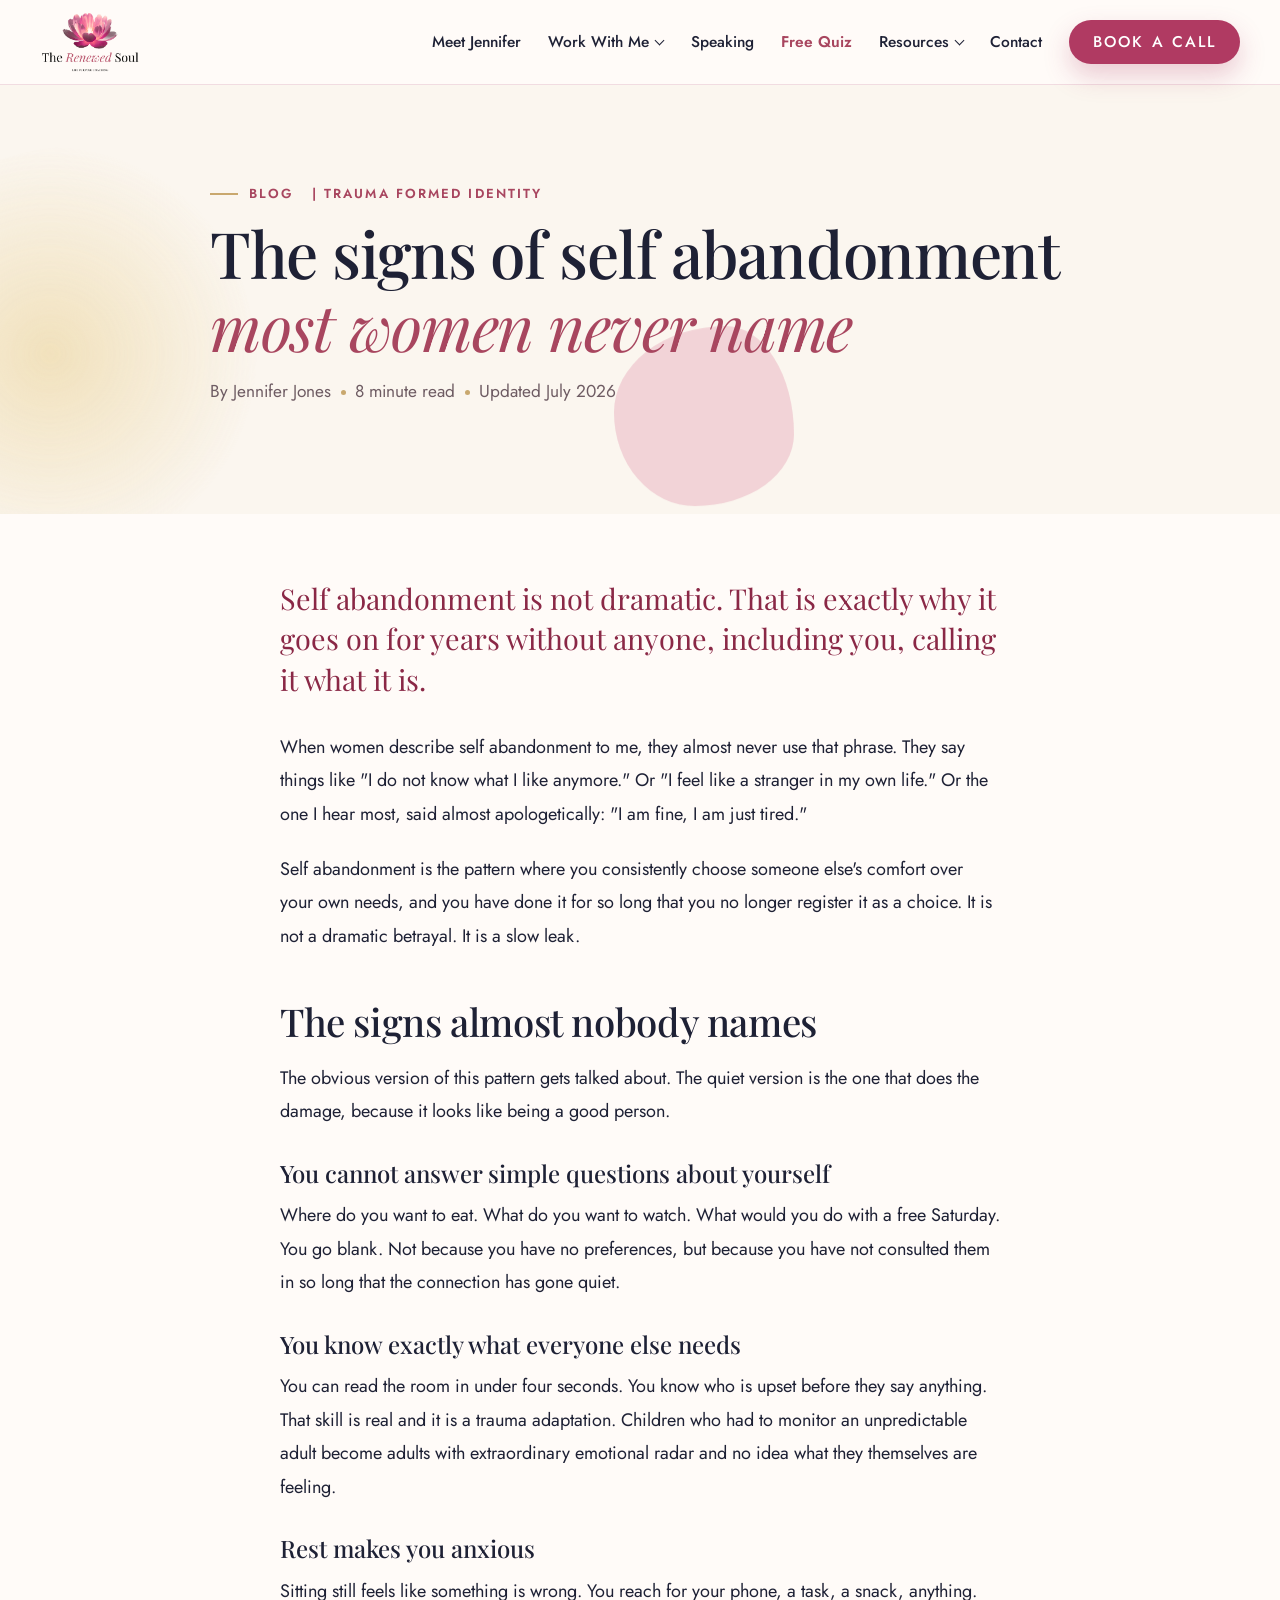
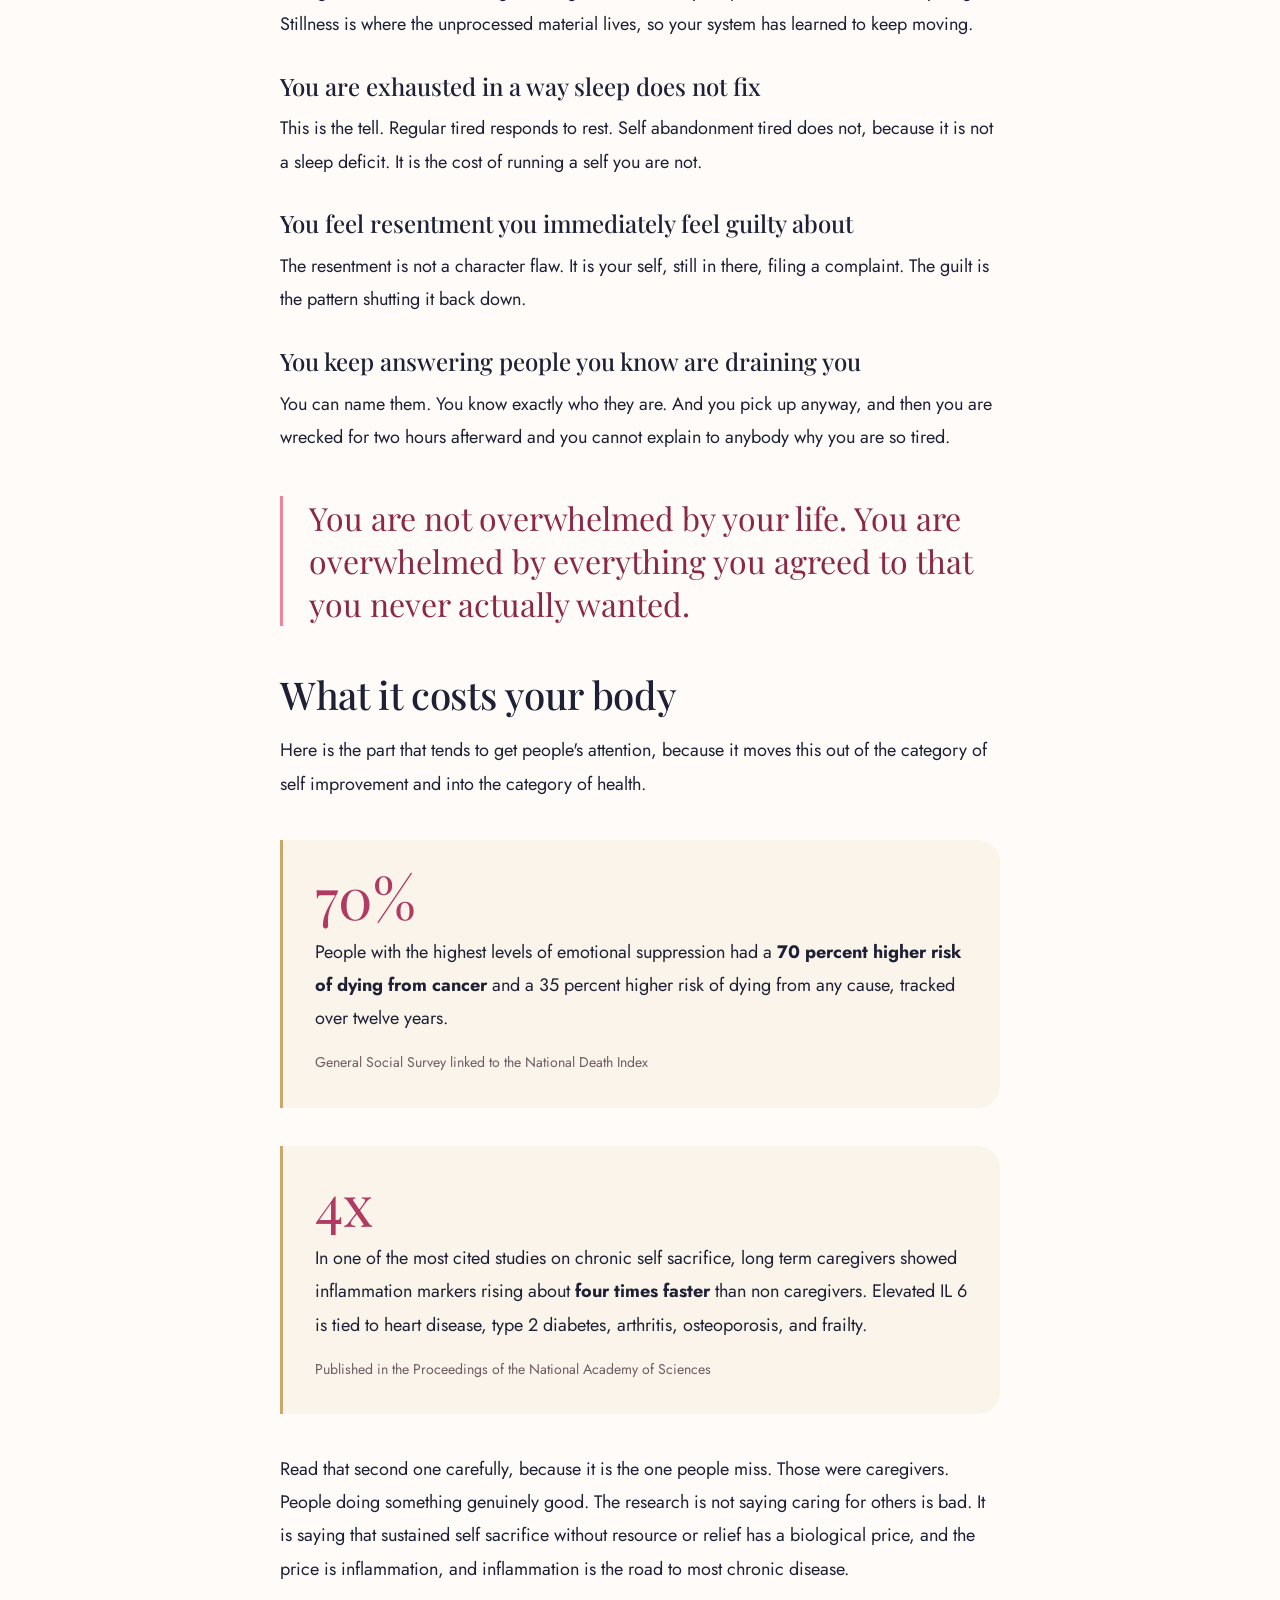
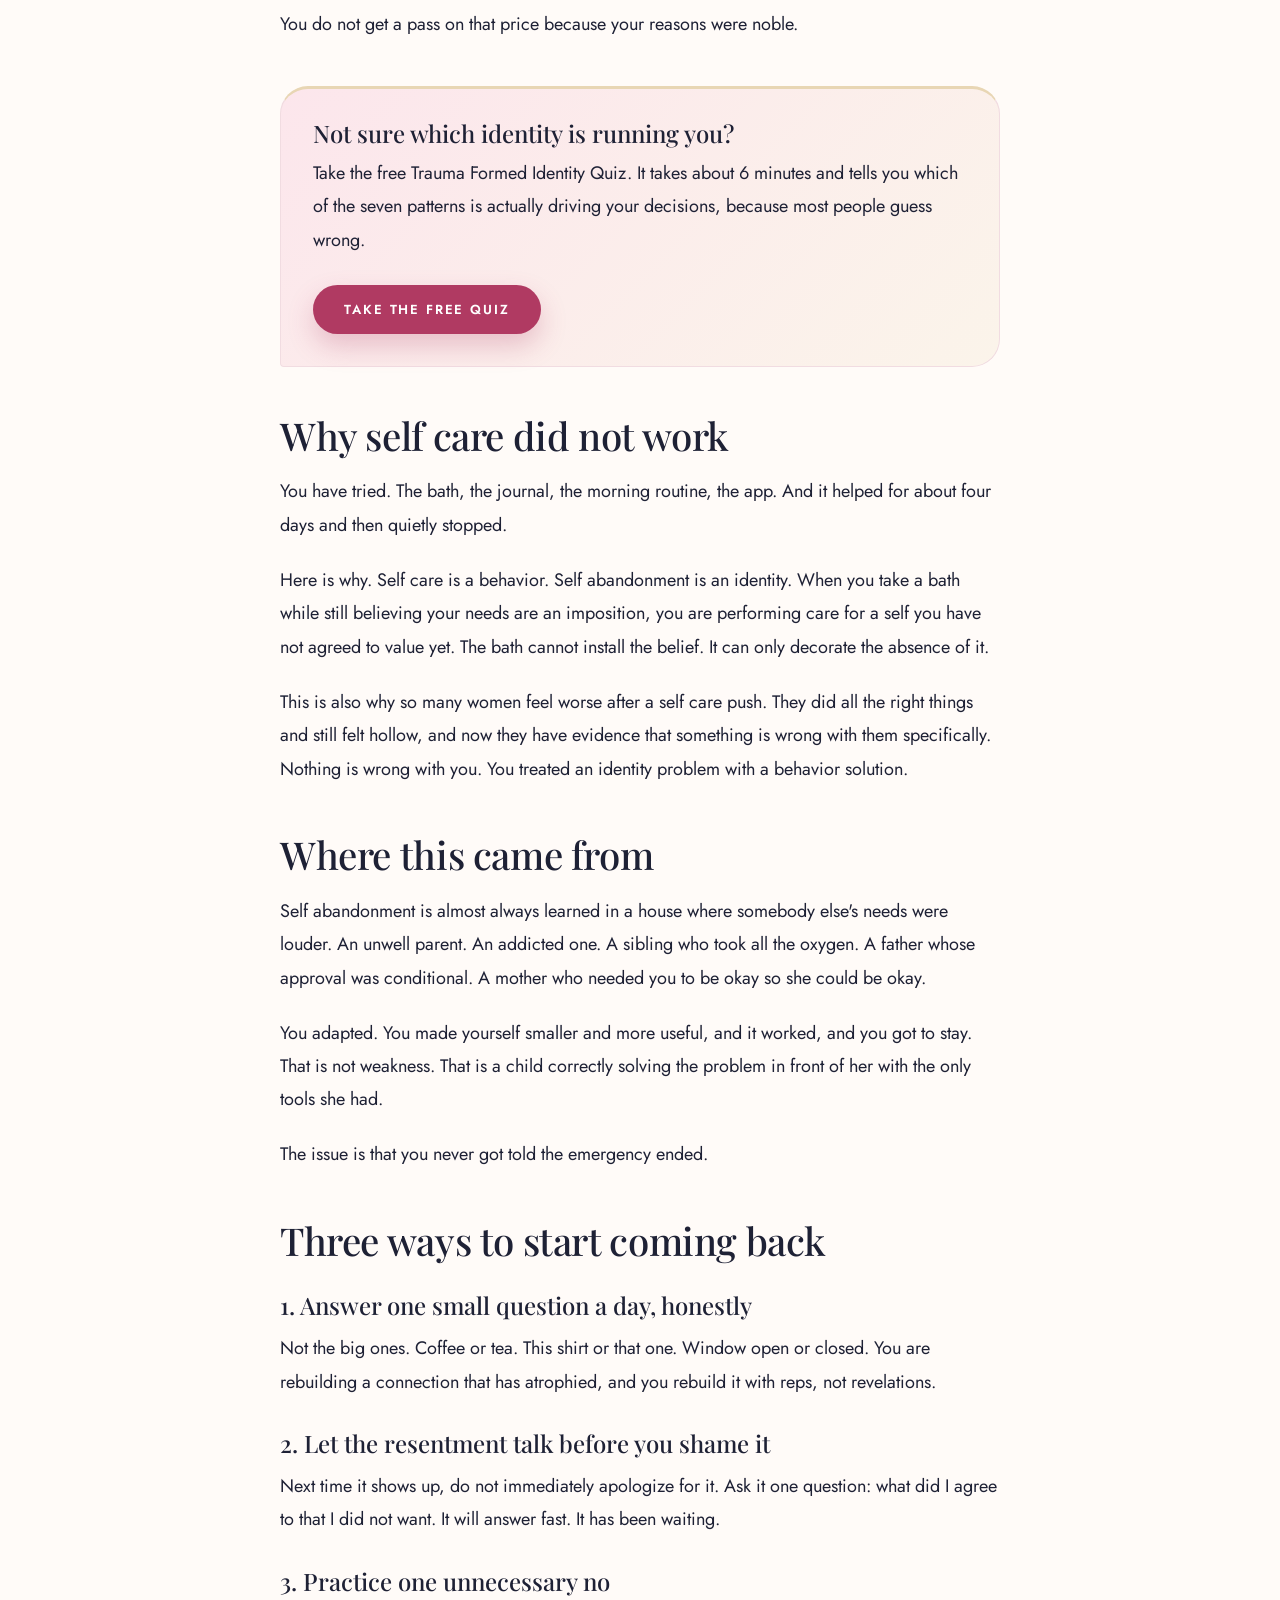
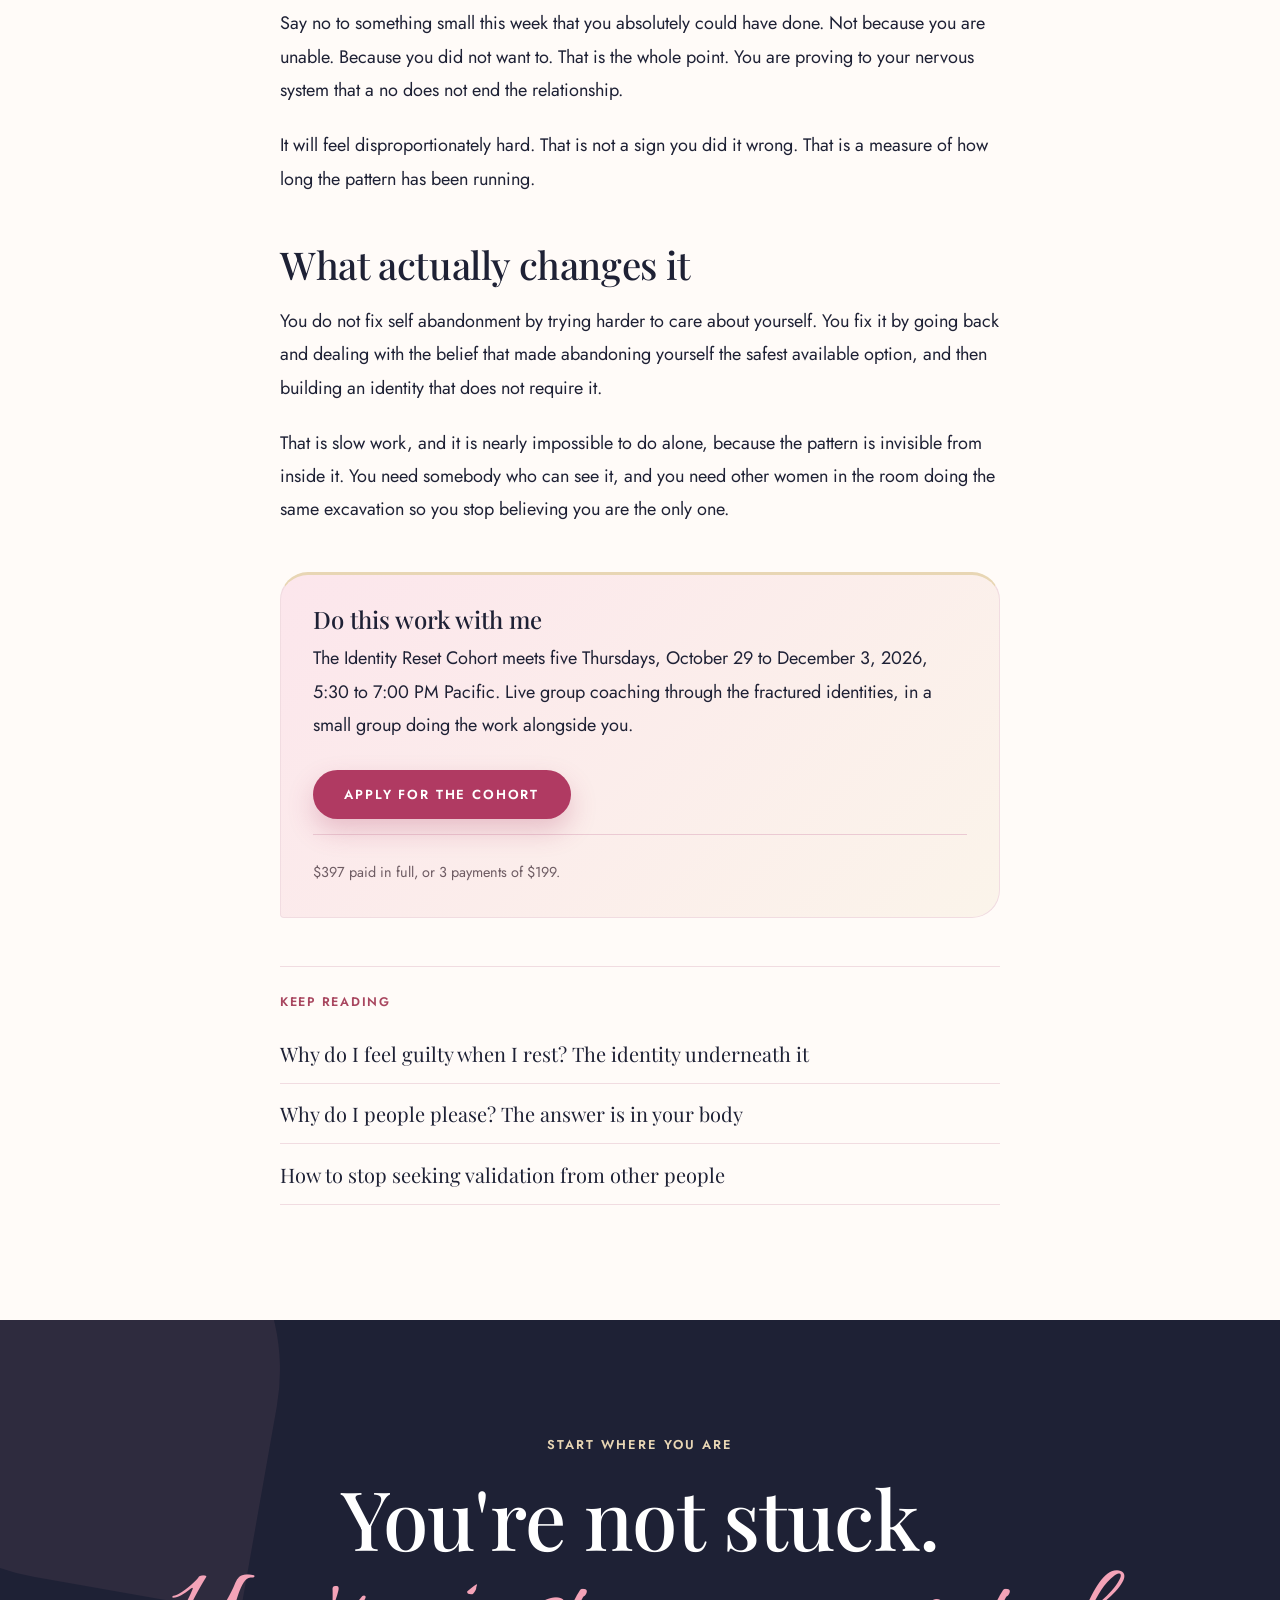
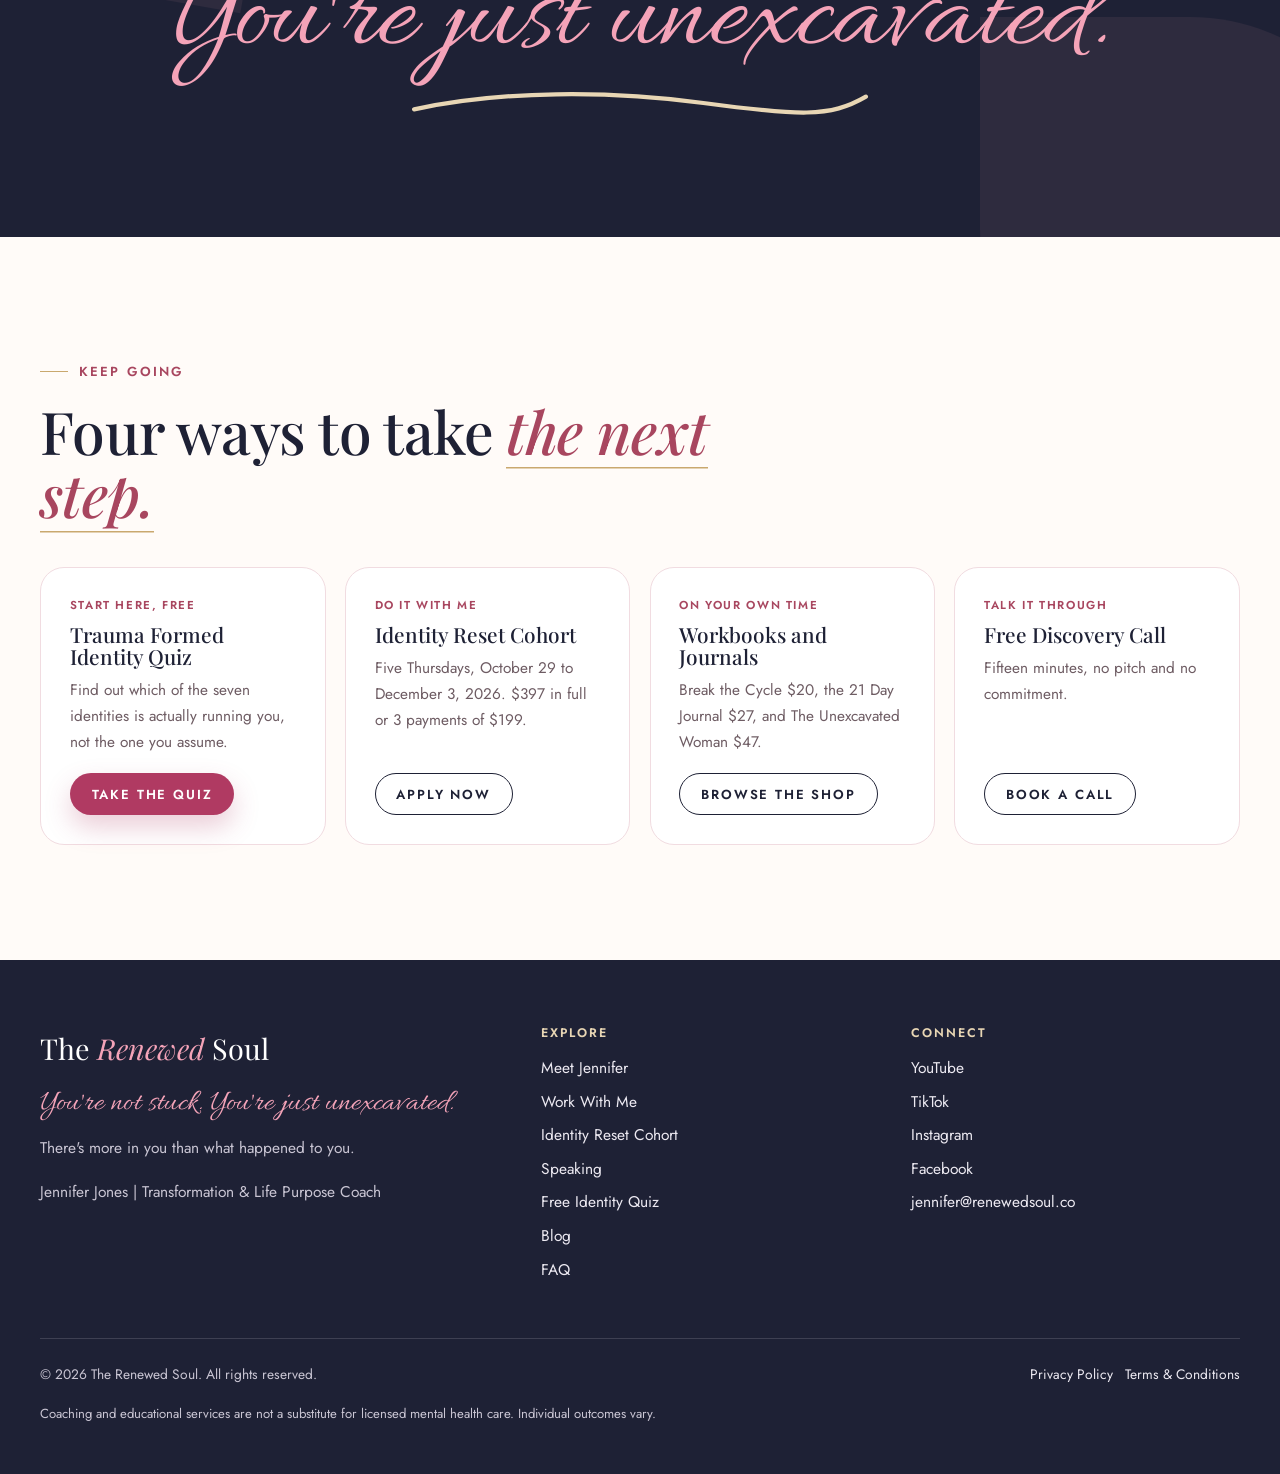
<file: signs-of-self-abandonment.html>
<!DOCTYPE html>
<html lang="en">
<head>
<meta charset="UTF-8">
<meta name="viewport" content="width=device-width, initial-scale=1.0">
<meta name="description" content="Self abandonment is quiet, so it runs for years. The signs most women miss, what chronic self sacrifice does to your body, and how to come back to yourself.">

<meta name="author" content="Jennifer Jones">
<meta name="robots" content="index, follow, max-snippet:-1, max-image-preview:large">
<link rel="canonical" href="https://renewedsoul.co/signs-of-self-abandonment.html">
<meta property="og:site_name" content="Renewed Soul Coaching">
<meta property="og:title" content="Signs of Self Abandonment Most Women Miss | Renewed Soul Coaching">
<meta property="og:description" content="Self abandonment is quiet, so it runs for years. The signs most women miss, what chronic self sacrifice does to your body, and how to come back to yourself.">
<meta property="og:url" content="https://renewedsoul.co/signs-of-self-abandonment.html">
<meta property="og:type" content="article">
<meta property="og:image" content="https://renewedsoul.co/logo.png">
<meta name="twitter:card" content="summary_large_image">
<meta name="twitter:title" content="Signs of Self Abandonment Most Women Miss | Renewed Soul Coaching">
<meta name="twitter:description" content="Self abandonment is quiet, so it runs for years. The signs most women miss, what chronic self sacrifice does to your body, and how to come back to yourself.">
<meta name="twitter:image" content="https://renewedsoul.co/logo.png">
<title>Signs of Self Abandonment Most Women Miss | Renewed Soul Coaching</title>



<script type="application/ld+json">{"@context": "https://schema.org", "@type": "BlogPosting", "headline": "The signs of self abandonment most women never name", "description": "Self abandonment rarely looks dramatic. Here are the quiet signs, the research on what chronic self sacrifice does to your body, and why self care routines do not fix it.", "image": "https://renewedsoul.co/logo.png", "author": {"@type": "Person", "name": "Jennifer Jones", "url": "https://renewedsoul.co/"}, "publisher": {"@type": "Organization", "name": "Renewed Soul Coaching", "logo": {"@type": "ImageObject", "url": "https://renewedsoul.co/logo.png"}, "alternateName": ["The Renewed Soul", "Renewed Soul"]}, "datePublished": "2026-07-30", "dateModified": "2026-07-30", "mainEntityOfPage": {"@type": "WebPage", "@id": "https://renewedsoul.co/signs-of-self-abandonment.html"}, "wordCount": 1600, "articleSection": "Trauma Formed Identity"}</script>


<meta property="og:image:alt" content="The Renewed Soul logo">
<meta name="twitter:image:alt" content="The Renewed Soul logo">
<link rel="apple-touch-icon" href="logo.png">
<script type="application/ld+json">{"@context": "https://schema.org", "@type": "BreadcrumbList", "itemListElement": [{"@type": "ListItem", "position": 1, "name": "Home", "item": "https://renewedsoul.co/"}, {"@type": "ListItem", "position": 2, "name": "Blog", "item": "https://renewedsoul.co/blog.html"}, {"@type": "ListItem", "position": 3, "name": "Signs of Self Abandonment Most Women Miss", "item": "https://renewedsoul.co/signs-of-self-abandonment.html"}]}</script>
<script>document.documentElement.classList.add("js")</script>
<link rel="preconnect" href="https://fonts.googleapis.com"><link rel="preconnect" href="https://fonts.gstatic.com" crossorigin>
<link href="https://fonts.googleapis.com/css2?family=Playfair+Display:ital,wght@0,400..800;1,400..700&family=Jost:wght@400;500;600&family=Allura&display=swap" rel="stylesheet">
<link rel="stylesheet" href="styles.css?v=20261023a">
</head>
<body data-page="signs-of-self-abandonment.html">
<a class="skip" href="#main">Skip to main content</a>
<header>
  <div class="wrap head">
    <a class="brand" href="index.html" aria-label="The Renewed Soul home"><img src="logo-header.png" alt="The Renewed Soul, Life Purpose Coaching"></a>
    <button class="menu" aria-expanded="false" aria-controls="mainnav">Menu</button>
    <nav class="main" id="mainnav" aria-label="Main">
      <a href="about.html">Meet Jennifer</a>
      <div class="dd"><a href="services.html">Work With Me</a>
        <ul><li><a href="services.html#signature">Private Coaching</a></li><li><a href="services.html#cohort">Identity Reset Cohort</a></li><li><a href="services.html#roadmap">Purpose Roadmapping</a></li><li><a href="services.html#vision">Vision Activation</a></li></ul></div>
      <a href="speaking.html">Speaking</a>
      <a class="quiz-link" href="quiz.html">Free Quiz</a>
      <div class="dd"><a href="index.html#resources">Resources</a>
        <ul><li><a href="#youtube" data-yt-open>Videos</a></li><li><a href="blog.html">Blog</a></li><li><a href="services.html#digital">Workbooks and Journals</a></li><li><a href="faq.html">FAQ</a></li></ul></div>
      <a href="index.html#contact">Contact</a>
      <a class="btn btn-rose" href="https://calendly.com/jennifer-renewedsoul/15min">Book a Call</a>
    </nav>
  </div>
</header>
<main id="main">

<section class="page-hero hero article-hero">
  <div class="blob a parallax" data-speed="0.18"></div><div class="blob b parallax" data-speed="-0.12"></div>
  <div class="wrap" style="max-width:860px">
    <p class="kicker"><a href="blog.html" style="color:inherit;text-decoration:none">Blog</a>&nbsp;|&nbsp;Trauma Formed Identity</p>
    <h1>The signs of self abandonment <em>most women never name</em></h1>
    <p class="post-meta">By Jennifer Jones <span class="sep"></span> 8 minute read <span class="sep"></span> Updated July 2026</p>
  </div>
</section>
<section class="article-wrap">
  <article class="article">

<p class="lede">Self abandonment is not dramatic. That is exactly why it goes on for years without anyone, including you, calling it what it is.</p>

<p>When women describe self abandonment to me, they almost never use that phrase. They say things like "I do not know what I like anymore." Or "I feel like a stranger in my own life." Or the one I hear most, said almost apologetically: "I am fine, I am just tired."</p>

<p>Self abandonment is the pattern where you consistently choose someone else's comfort over your own needs, and you have done it for so long that you no longer register it as a choice. It is not a dramatic betrayal. It is a slow leak.</p>

<h2>The signs almost nobody names</h2>

<p>The obvious version of this pattern gets talked about. The quiet version is the one that does the damage, because it looks like being a good person.</p>

<h3>You cannot answer simple questions about yourself</h3>
<p>Where do you want to eat. What do you want to watch. What would you do with a free Saturday. You go blank. Not because you have no preferences, but because you have not consulted them in so long that the connection has gone quiet.</p>

<h3>You know exactly what everyone else needs</h3>
<p>You can read the room in under four seconds. You know who is upset before they say anything. That skill is real and it is a trauma adaptation. Children who had to monitor an unpredictable adult become adults with extraordinary emotional radar and no idea what they themselves are feeling.</p>

<h3>Rest makes you anxious</h3>
<p>Sitting still feels like something is wrong. You reach for your phone, a task, a snack, anything. Stillness is where the unprocessed material lives, so your system has learned to keep moving.</p>

<h3>You are exhausted in a way sleep does not fix</h3>
<p>This is the tell. Regular tired responds to rest. Self abandonment tired does not, because it is not a sleep deficit. It is the cost of running a self you are not.</p>

<h3>You feel resentment you immediately feel guilty about</h3>
<p>The resentment is not a character flaw. It is your self, still in there, filing a complaint. The guilt is the pattern shutting it back down.</p>

<h3>You keep answering people you know are draining you</h3>
<p>You can name them. You know exactly who they are. And you pick up anyway, and then you are wrecked for two hours afterward and you cannot explain to anybody why you are so tired.</p>

<div class="pull">
  <p>You are not overwhelmed by your life. You are overwhelmed by everything you agreed to that you never actually wanted.</p>
</div>

<h2>What it costs your body</h2>

<p>Here is the part that tends to get people's attention, because it moves this out of the category of self improvement and into the category of health.</p>

<div class="stat">
  <span class="big">70%</span>
  <p>People with the highest levels of emotional suppression had a <strong>70 percent higher risk of dying from cancer</strong> and a 35 percent higher risk of dying from any cause, tracked over twelve years.</p>
  <cite>General Social Survey linked to the National Death Index</cite>
</div>

<div class="stat">
  <span class="big">4x</span>
  <p>In one of the most cited studies on chronic self sacrifice, long term caregivers showed inflammation markers rising about <strong>four times faster</strong> than non caregivers. Elevated IL 6 is tied to heart disease, type 2 diabetes, arthritis, osteoporosis, and frailty.</p>
  <cite>Published in the Proceedings of the National Academy of Sciences</cite>
</div>

<p>Read that second one carefully, because it is the one people miss. Those were caregivers. People doing something genuinely good. The research is not saying caring for others is bad. It is saying that sustained self sacrifice without resource or relief has a biological price, and the price is inflammation, and inflammation is the road to most chronic disease.</p>

<p>You do not get a pass on that price because your reasons were noble.</p>


<div class="midcta">
  <h3>Not sure which identity is running you?</h3>
  <p>Take the free Trauma Formed Identity Quiz. It takes about 6 minutes and tells you which of the seven patterns is actually driving your decisions, because most people guess wrong.</p>
  <a href="quiz.html" class="btn btn-rose">Take the free quiz</a>
</div>


<h2>Why self care did not work</h2>

<p>You have tried. The bath, the journal, the morning routine, the app. And it helped for about four days and then quietly stopped.</p>

<p>Here is why. Self care is a behavior. Self abandonment is an identity. When you take a bath while still believing your needs are an imposition, you are performing care for a self you have not agreed to value yet. The bath cannot install the belief. It can only decorate the absence of it.</p>

<p>This is also why so many women feel worse after a self care push. They did all the right things and still felt hollow, and now they have evidence that something is wrong with them specifically. Nothing is wrong with you. You treated an identity problem with a behavior solution.</p>

<h2>Where this came from</h2>

<p>Self abandonment is almost always learned in a house where somebody else's needs were louder. An unwell parent. An addicted one. A sibling who took all the oxygen. A father whose approval was conditional. A mother who needed you to be okay so she could be okay.</p>

<p>You adapted. You made yourself smaller and more useful, and it worked, and you got to stay. That is not weakness. That is a child correctly solving the problem in front of her with the only tools she had.</p>

<p>The issue is that you never got told the emergency ended.</p>

<h2>Three ways to start coming back</h2>

<h3>1. Answer one small question a day, honestly</h3>
<p>Not the big ones. Coffee or tea. This shirt or that one. Window open or closed. You are rebuilding a connection that has atrophied, and you rebuild it with reps, not revelations.</p>

<h3>2. Let the resentment talk before you shame it</h3>
<p>Next time it shows up, do not immediately apologize for it. Ask it one question: what did I agree to that I did not want. It will answer fast. It has been waiting.</p>

<h3>3. Practice one unnecessary no</h3>
<p>Say no to something small this week that you absolutely could have done. Not because you are unable. Because you did not want to. That is the whole point. You are proving to your nervous system that a no does not end the relationship.</p>

<p>It will feel disproportionately hard. That is not a sign you did it wrong. That is a measure of how long the pattern has been running.</p>

<h2>What actually changes it</h2>

<p>You do not fix self abandonment by trying harder to care about yourself. You fix it by going back and dealing with the belief that made abandoning yourself the safest available option, and then building an identity that does not require it.</p>

<p>That is slow work, and it is nearly impossible to do alone, because the pattern is invisible from inside it. You need somebody who can see it, and you need other women in the room doing the same excavation so you stop believing you are the only one.</p>


<div class="midcta"><h3>Do this work with me</h3><p>The Identity Reset Cohort meets five Thursdays, October 29 to December 3, 2026, 5:30 to 7:00 PM Pacific. Live group coaching through the fractured identities, in a small group doing the work alongside you.</p><a href="https://forms.gle/mDTVDYQPwBwB2Vpw5" class="btn btn-rose">Apply for the cohort</a><p class="fine">$397 paid in full, or 3 payments of $199.</p></div>


<div class="related">
  <h3>Keep reading</h3>
      <a href="why-do-i-feel-guilty-when-i-rest.html">Why do I feel guilty when I rest? The identity underneath it</a>
      <a href="why-do-i-people-please.html">Why do I people please? The answer is in your body</a>
      <a href="how-to-stop-seeking-validation.html">How to stop seeking validation from other people</a>
</div>

</article>
</section>
<section class="signature"><div class="wrap"><h2><span class="tag-small">Start where you are</span>You're not stuck. <em class="script">You're just unexcavated.<svg class="swash" viewBox="0 0 220 18" aria-hidden="true" focusable="false"><path d="M3 12 C 45 3, 95 3, 140 9 S 200 16, 217 6" fill="none" stroke="currentColor" stroke-width="2" stroke-linecap="round"/></svg></em></h2></div></section>
<section>
  <div class="wrap">
    <div style="max-width:720px;margin-bottom:2.6rem"><p class="kicker">Keep going</p><h2>Four ways to take <em>the next step.</em></h2></div>
    <div class="ways4">
      <div><span class="k">Start here, free</span><h3>Trauma Formed Identity Quiz</h3><p>Find out which of the seven identities is actually running you, not the one you assume.</p><a class="btn btn-rose" href="quiz.html">Take the quiz</a></div>
      <div><span class="k">Do it with me</span><h3>Identity Reset Cohort</h3><p>Five Thursdays, October 29 to December 3, 2026. $397 in full or 3 payments of $199.</p><a class="btn btn-line" href="https://forms.gle/mDTVDYQPwBwB2Vpw5">Apply now</a></div>
      <div><span class="k">On your own time</span><h3>Workbooks and Journals</h3><p>Break the Cycle $20, the 21 Day Journal $27, and The Unexcavated Woman $47.</p><a class="btn btn-line" href="services.html#digital">Browse the shop</a></div>
      <div><span class="k">Talk it through</span><h3>Free Discovery Call</h3><p>Fifteen minutes, no pitch and no commitment.</p><a class="btn btn-line" href="https://calendly.com/jennifer-renewedsoul/15min">Book a call</a></div>
    </div>
  </div>
</section>
</main>
<footer>
  <div class="wrap">
    <div class="foot">
      <div><div class="name">The <em>Renewed</em> Soul</div><p class="tagline">You're not stuck. You're just unexcavated.</p><p>There's more in you than what happened to you.</p><p>Jennifer Jones | Transformation &amp; Life Purpose Coach</p></div>
      <div><h2 class="fh">Explore</h2><ul><li><a href="about.html">Meet Jennifer</a></li><li><a href="services.html">Work With Me</a></li><li><a href="services.html#cohort">Identity Reset Cohort</a></li><li><a href="speaking.html">Speaking</a></li><li><a href="quiz.html">Free Identity Quiz</a></li><li><a href="blog.html">Blog</a></li><li><a href="faq.html">FAQ</a></li></ul></div>
      <div><h2 class="fh">Connect</h2><ul><li><a href="https://www.youtube.com/channel/UCcUUK5c2Fx3Fn_vhpyp1Ylw">YouTube</a></li><li><a href="https://www.tiktok.com/@therenewedsoulcoach">TikTok</a></li><li><a href="https://www.instagram.com/therenewedsoulcoaching">Instagram</a></li><li><a href="https://www.facebook.com/renewedsoulcoaching">Facebook</a></li><li><a href="mailto:jennifer@renewedsoul.co">jennifer@renewedsoul.co</a></li></ul></div>
    </div>
    <div class="fine"><span>&copy; 2026 The Renewed Soul. All rights reserved.</span><span><a href="privacy.html">Privacy Policy</a> &nbsp; <a href="terms.html">Terms &amp; Conditions</a></span></div>
    <p style="font-size:.82rem;margin-top:1rem;color:#9F8B93">Coaching and educational services are not a substitute for licensed mental health care. Individual outcomes vary.</p>
  </div>
</footer>

<dialog class="promo" id="promo" aria-labelledby="promo-t">
  <button class="x" aria-label="Close" data-close>&times;</button>
  <div class="promo-grid">
    <img src="images/popup.jpg" width="900" height="900" alt="Jennifer Jones smiling in a black turtleneck">
    <div class="promo-body">
      <p class="kicker">The Identity Reset Cohort</p>
      <h2 id="promo-t">Ready to rediscover <em>who you are?</em></h2>
      <p>Five weeks of guided group coaching to recognize old identity patterns, reconnect with your voice, and move forward with greater clarity.</p>
      <div class="promo-meta">
        <span><strong>Thursdays, October 29 to December 3, 2026</strong></span>
        <span>5:30 to 7:00 PM Pacific (8:30 PM Eastern)</span>
        <span>No class Thursday, November 26, for Thanksgiving</span>
        <span>Special pay in full rate: <strong>$397</strong></span>
      </div>
      <a class="btn btn-rose" href="https://forms.gle/mDTVDYQPwBwB2Vpw5" data-applied>Apply for the cohort</a>
      <button class="later" data-close>Maybe later</button>
      <p class="promo-note">Applications are reviewed before enrollment.</p>
    </div>
  </div>
</dialog>

<dialog class="ytpop" id="youtube" aria-labelledby="yt-t">
  <button class="x" aria-label="Close" data-close>&times;</button>
  <div class="yt-top"><img src="logo.png" alt=""><h2 id="yt-t">The Renewed Soul on YouTube</h2><p>@RenewedSoulCoaching</p></div>
  <ul class="yt-list">
    <li><a href="https://www.youtube.com/@RenewedSoulCoaching/videos"><span class="pl"><svg viewBox="0 0 24 24"><path d="M6 4l14 8-14 8z"/></svg></span><div><strong>What Are the 7 Fractured Identities?</strong><span>Two part teaching on breaking toxic cycles</span></div></a></li>
    <li><a href="https://www.youtube.com/@RenewedSoulCoaching/videos"><span class="pl"><svg viewBox="0 0 24 24"><path d="M6 4l14 8-14 8z"/></svg></span><div><strong>The People Pleaser Identity</strong><span>Two part series on what people pleasing is doing to you</span></div></a></li>
    <li><a href="https://www.youtube.com/@RenewedSoulCoaching/videos"><span class="pl"><svg viewBox="0 0 24 24"><path d="M6 4l14 8-14 8z"/></svg></span><div><strong>Performance Identity</strong><span>Why success never feels like enough</span></div></a></li>
  </ul>
  <div class="yt-actions"><a class="btn btn-rose" href="https://www.youtube.com/@RenewedSoulCoaching?sub_confirmation=1">Subscribe</a><a class="btn btn-line" href="https://www.youtube.com/@RenewedSoulCoaching/videos">Watch all videos</a></div>
</dialog>

<script>
/* ===== Settings ===== */
const POPUP_DELAY_SECONDS = 10;
const POPUP_UNTIL = "2026-12-03";   /* the pop-up stops showing after this date */
const FORM_ENDPOINT = "https://formsubmit.co/ajax/jennifer@renewedsoul.co";   /* form messages are delivered to this inbox */
/* YouTube: paste a video ID (the letters after watch?v=) into any data-yt="" and it plays right on the page */
/* ==================== */
(function(){
  const d=document, reduce=matchMedia('(prefers-reduced-motion: reduce)').matches;
  try{history.scrollRestoration='manual'}catch(e){}
  const land=()=>{const h=location.hash&&d.getElementById(location.hash.slice(1));if(h)h.scrollIntoView({behavior:'instant'});else scrollTo({top:0,behavior:'instant'})};
  land();addEventListener('load',()=>{land();setTimeout(land,350)});
  requestAnimationFrame(()=>d.body.classList.add('loaded'));
  const mb=d.querySelector('.menu'),nav=d.getElementById('mainnav');
  mb.addEventListener('click',()=>{const o=nav.classList.toggle('open');mb.setAttribute('aria-expanded',o);mb.textContent=o?'Close':'Menu'});
  nav.querySelectorAll('a').forEach(a=>a.addEventListener('click',()=>{nav.classList.remove('open');mb.textContent='Menu';mb.setAttribute('aria-expanded','false')}));
  addEventListener('keydown',e=>{if(e.key==='Escape'&&nav.classList.contains('open')){nav.classList.remove('open');mb.textContent='Menu';mb.setAttribute('aria-expanded','false');mb.focus()}});
  const io=new IntersectionObserver(es=>es.forEach(e=>{if(e.isIntersecting){e.target.classList.add('in');io.unobserve(e.target)}}),{threshold:.12,rootMargin:'0px 0px -6% 0px'});
  d.querySelectorAll('[data-reveal]').forEach(el=>{el.style.transitionDelay=(el.dataset.delay||0)+'ms';io.observe(el)});
  d.querySelectorAll('[data-yt]').forEach(v=>{const id=v.dataset.yt;if(!id)return;v.addEventListener('click',e=>{e.preventDefault();const f=v.querySelector('.frame')||v;f.insertAdjacentHTML('beforeend','<iframe src="https://www.youtube-nocookie.com/embed/'+id+'?autoplay=1" allow="autoplay; encrypted-media" allowfullscreen title="Video"></iframe>')})});
  const brand=d.querySelector('.brand');
  brand.addEventListener('click',e=>{if(d.body.dataset.page==='index.html'){e.preventDefault();scrollTo({top:0,behavior:reduce?'auto':'smooth'})}});
  const yt=d.getElementById('youtube');
  d.querySelectorAll('[data-yt-open]').forEach(a=>a.addEventListener('click',e=>{e.preventDefault();nav.classList.remove('open');yt.showModal()}));
  yt.querySelector('[data-close]').addEventListener('click',()=>yt.close());
  yt.addEventListener('click',e=>{if(e.target===yt)yt.close()});
  /* cohort pop-up */
  const promo=d.getElementById('promo');
  const store=(k,v)=>{try{return v===undefined?localStorage.getItem(k):localStorage.setItem(k,v)}catch(e){return null}};
  const dismiss=()=>{promo.close();store('rs_cohort_seen',Date.now())};
  promo.querySelectorAll('[data-close]').forEach(b=>b.addEventListener('click',dismiss));
  promo.addEventListener('cancel',()=>store('rs_cohort_seen',Date.now()));
  promo.addEventListener('click',e=>{if(e.target===promo)dismiss()});
  promo.querySelector('[data-applied]').addEventListener('click',()=>store('rs_cohort_seen',Date.now()));
  let seen=null;try{seen=sessionStorage.getItem('rs_cohort_session')}catch(e){}
  const live=new Date()<=new Date(POPUP_UNTIL+'T23:59:59')&&d.body.dataset.page!=='approved.html';
  if(live&&!seen){let shown=false;const show=()=>{if(shown||d.querySelector('dialog[open]'))return;shown=true;try{sessionStorage.setItem('rs_cohort_session','1')}catch(e){}promo.showModal()};setTimeout(show,POPUP_DELAY_SECONDS*1000)}
  if(reduce)return;
  const par=[...d.querySelectorAll('[data-speed]')];
  function tick(){const vh=innerHeight;par.forEach(el=>{const r=el.parentElement.getBoundingClientRect();const c=r.top+r.height/2-vh/2;const s=parseFloat(el.dataset.speed);el.style.transform='translate3d(0,'+(c*s).toFixed(1)+'px,0)'+(el.dataset.scale?' scale('+el.dataset.scale+')':'')});requestAnimationFrame(tick)}
  requestAnimationFrame(tick);
})();
async function sendForm(f,subject){
  const box=f.querySelector('.formmsg');
  box.classList.remove('show');
  const missing=[...f.querySelectorAll('[required]')].filter(i=>!i.value.trim());
  if(missing.length){box.textContent='Please fill in your name, email, and the other required fields so Jennifer can reply.';box.classList.add('show');missing[0].focus();return}
  const btn=f.querySelector('button[type=submit]');const label=btn.textContent;btn.disabled=true;btn.textContent='Sending...';
  const data=Object.fromEntries(new FormData(f));data._subject=subject+': '+(data['Name']||'');if(String(data['Interested in']||'').indexOf('Visionaire')===0){data._cc='jennifer@visionaireconsultinggroup.com';data._subject='Visionaire Consulting Group inquiry: '+(data['Name']||'')}data._template='table';data._captcha='false';
  const done=()=>{const t=document.createElement('div');t.className='thanks';t.setAttribute('role','status');t.setAttribute('tabindex','-1');
    t.innerHTML='<p class="kicker">Message received</p><h3>Thank you, '+(data['Name']||'friend').replace(/[<>&]/g,'')+'!</h3><p>Your message was sent to Jennifer, and she will reply personally within 48 hours. Check your inbox (and your spam folder) for her reply.</p><p><a class="btn btn-rose" href="https://calendly.com/jennifer-renewedsoul/15min">Book a free discovery call</a></p>';
    f.replaceWith(t);t.focus({preventScroll:true})};
  if(FORM_ENDPOINT==='PREVIEW'){setTimeout(done,600);return}
  try{const r=await fetch(FORM_ENDPOINT,{method:'POST',headers:{'Content-Type':'application/json',Accept:'application/json'},body:JSON.stringify(data)});if(!r.ok)throw 0;done()}
  catch(_){btn.disabled=false;btn.textContent=label;
    const body=Object.entries(data).filter(([k])=>!k.startsWith('_')).map(([k,v])=>k+': '+v).join(String.fromCharCode(10));
    box.innerHTML='That did not go through. <a href="mailto:jennifer@renewedsoul.co?subject='+encodeURIComponent(subject)+'&body='+encodeURIComponent(body)+'">Send it by email instead</a>, or write to jennifer@renewedsoul.co.';box.classList.add('show')}
}
</script>
</body>
</html>
</file>
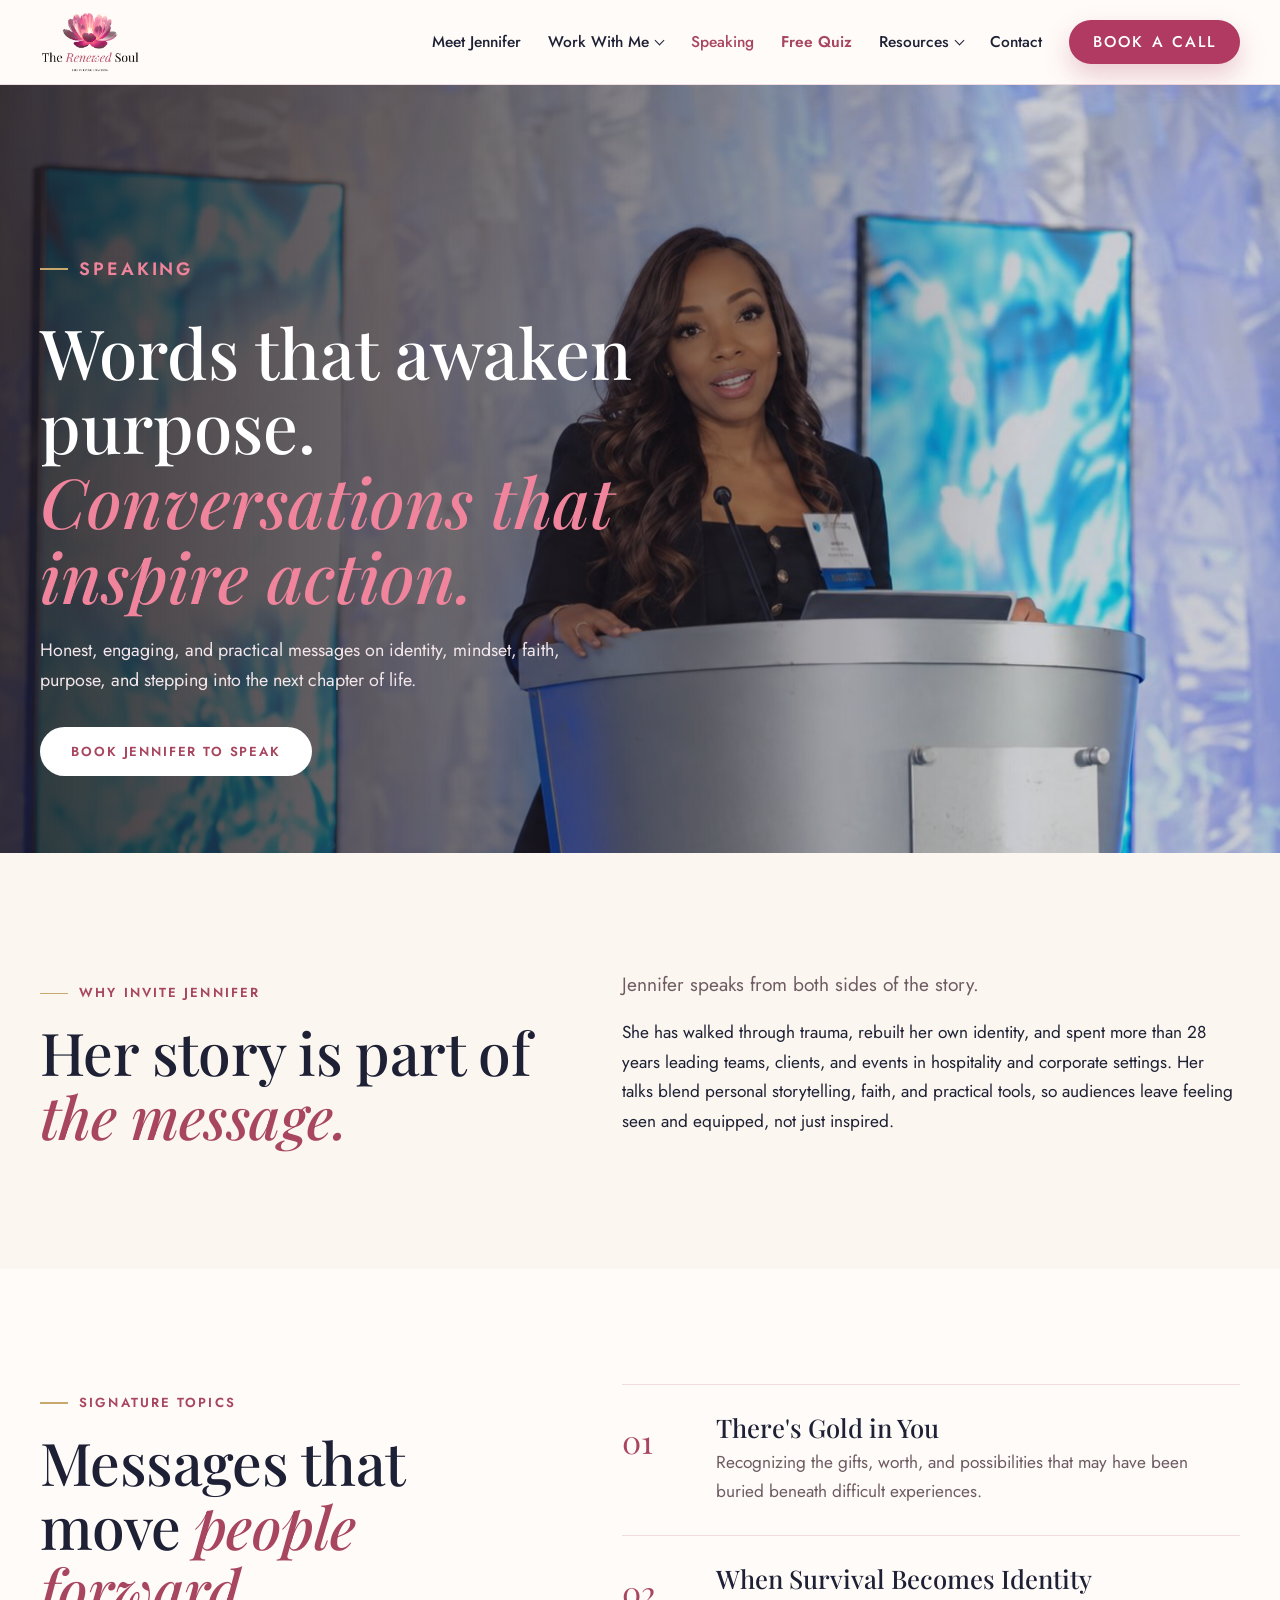
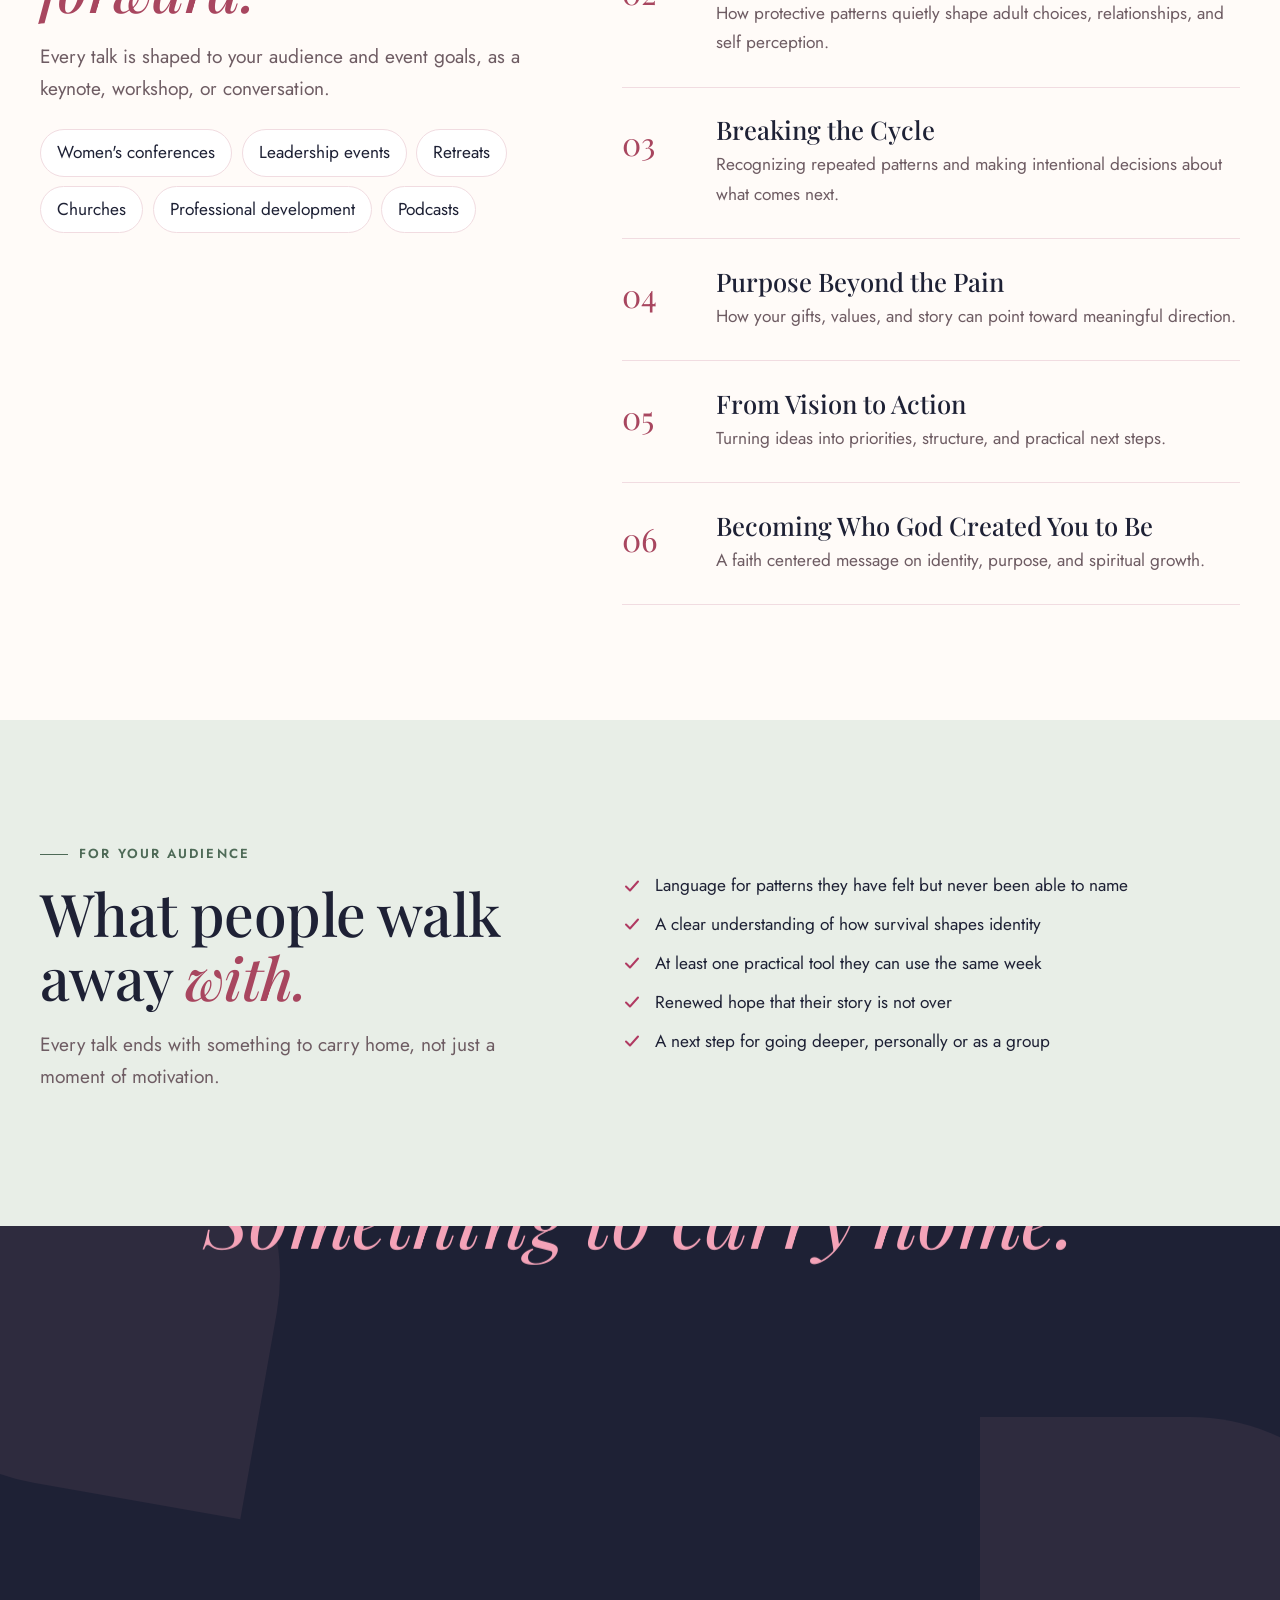
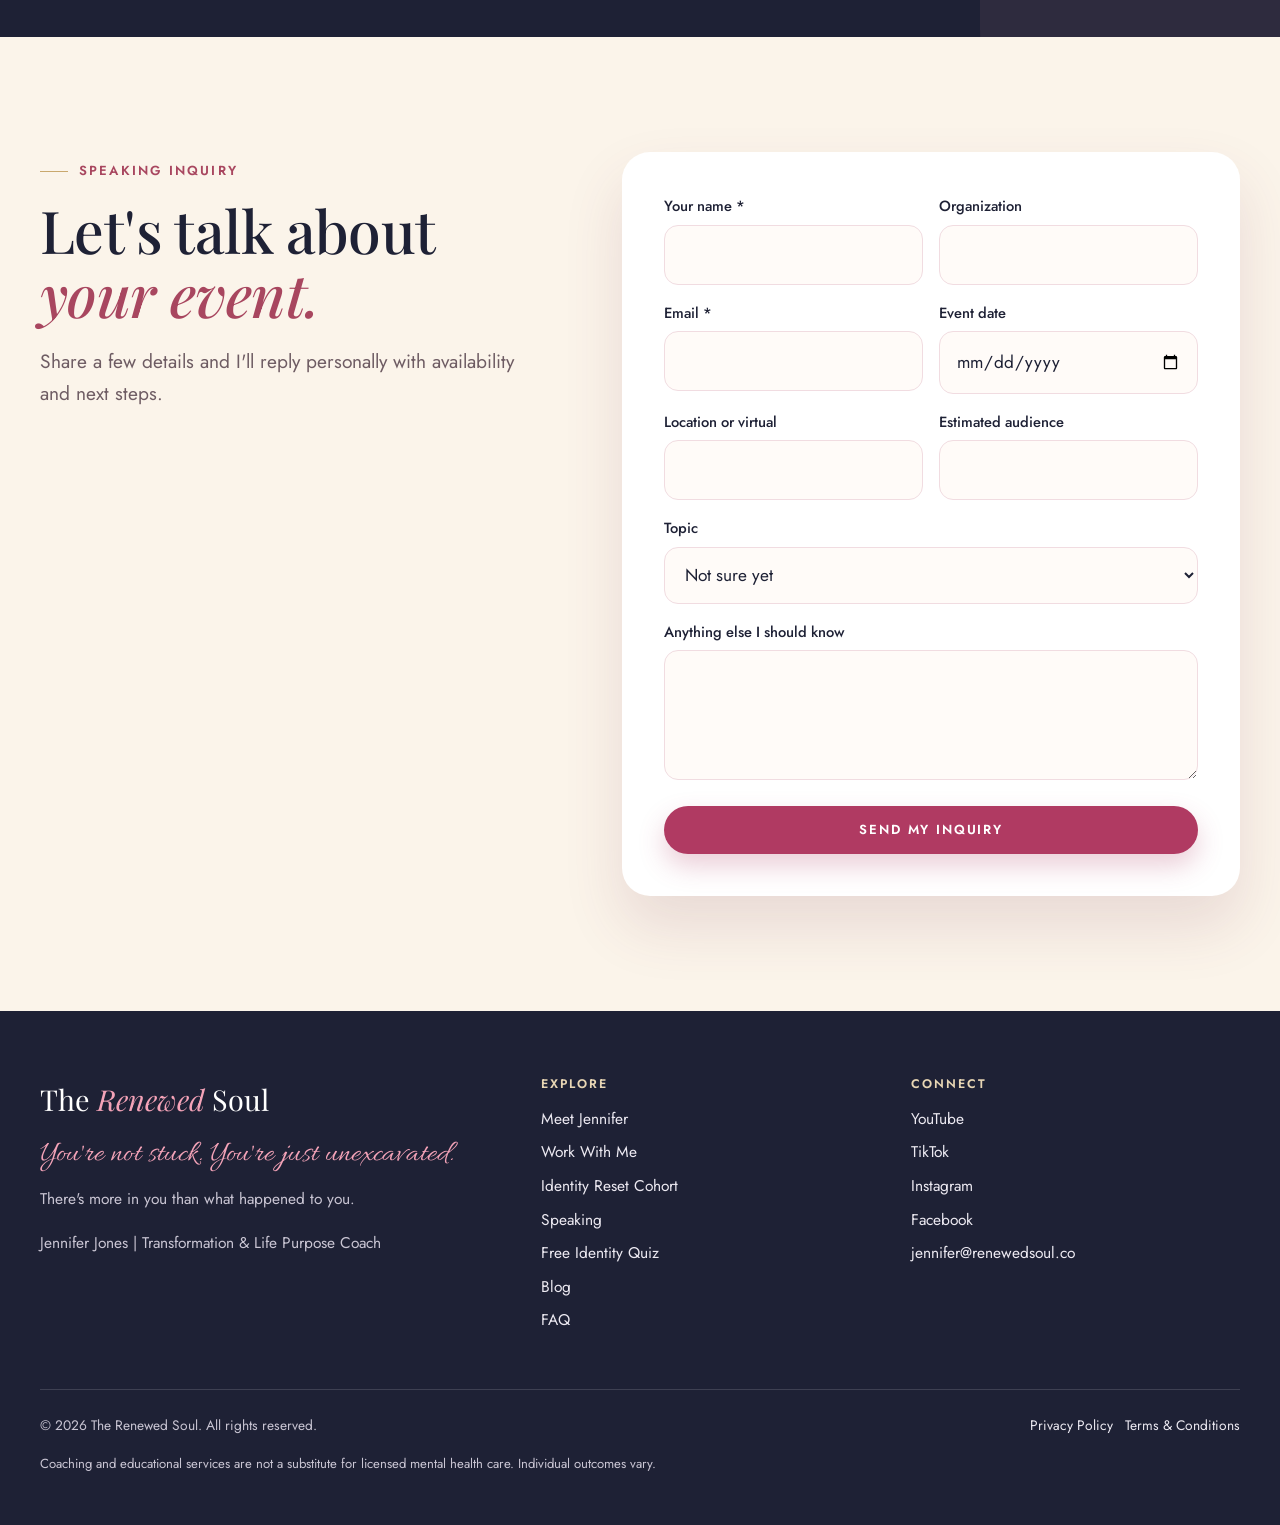
<file: speaking.html>
<!DOCTYPE html>
<html lang="en">
<head>
<meta charset="UTF-8">
<meta name="viewport" content="width=device-width, initial-scale=1, viewport-fit=cover">
<script>document.documentElement.classList.add('js')</script>
<title>Book Jennifer Jones to Speak | Renewed Soul Coaching</title>
<meta name="description" content="Book Jennifer Jones to speak on identity, mindset, purpose, and vision to action at conferences, women's events, retreats, churches, and podcasts.">
<meta name="author" content="Jennifer Jones">
<meta name="robots" content="index, follow, max-image-preview:large, max-snippet:-1">
<link rel="canonical" href="https://renewedsoul.co/speaking.html">
<meta name="theme-color" content="#A8465F">
<meta property="og:type" content="website">
<meta property="og:site_name" content="Renewed Soul Coaching">
<meta property="og:locale" content="en_US">
<meta property="og:url" content="https://renewedsoul.co/speaking.html">
<meta property="og:title" content="Book Jennifer Jones to Speak | Renewed Soul Coaching">
<meta property="og:description" content="Book Jennifer Jones to speak on identity, mindset, purpose, and vision to action at conferences, women's events, retreats, churches, and podcasts.">
<meta property="og:image" content="https://renewedsoul.co/images/speak.jpg">
<meta property="og:image:width" content="1556">
<meta property="og:image:height" content="1011">
<meta property="og:image:alt" content="Jennifer Jones speaking at a podium on stage">
<meta name="twitter:card" content="summary_large_image">
<meta name="twitter:title" content="Book Jennifer Jones to Speak | Renewed Soul Coaching">
<meta name="twitter:description" content="Book Jennifer Jones to speak on identity, mindset, purpose, and vision to action at conferences, women's events, retreats, churches, and podcasts.">
<meta name="twitter:image" content="https://renewedsoul.co/images/speak.jpg">
<meta name="twitter:image:alt" content="Jennifer Jones speaking at a podium on stage">
<link rel="icon" href="logo.png">
<link rel="apple-touch-icon" href="logo.png">
<link rel="sitemap" type="application/xml" href="sitemap.xml">
<script type="application/ld+json">{"@context": "https://schema.org", "@graph": [{"@type": "ProfessionalService", "@id": "https://renewedsoul.co/#business", "name": "Renewed Soul Coaching", "alternateName": ["The Renewed Soul", "Renewed Soul"], "url": "https://renewedsoul.co/", "logo": "https://renewedsoul.co/logo.png", "image": "https://renewedsoul.co/images/hero.jpg", "email": "jennifer@renewedsoul.co", "description": "Transformation and life purpose coaching for women: identity, inner healing, mindset, purpose discovery, vision activation, group cohorts, and speaking.", "founder": {"@id": "https://renewedsoul.co/#jennifer"}, "areaServed": "Worldwide (virtual)", "sameAs": ["https://www.instagram.com/therenewedsoulcoaching", "https://www.facebook.com/renewedsoulcoaching", "https://www.tiktok.com/@therenewedsoulcoach", "https://www.youtube.com/channel/UCcUUK5c2Fx3Fn_vhpyp1Ylw", "https://stan.store/renewedsoul"]}, {"@type": "WebSite", "@id": "https://renewedsoul.co/#website", "url": "https://renewedsoul.co/", "name": "Renewed Soul Coaching", "publisher": {"@id": "https://renewedsoul.co/#business"}, "alternateName": ["The Renewed Soul", "renewedsoul.co"]}, {"@type": "Person", "@id": "https://renewedsoul.co/#jennifer", "name": "Jennifer Jones", "jobTitle": "Transformation & Life Purpose Coach and Speaker", "url": "https://renewedsoul.co/about.html", "image": "https://renewedsoul.co/images/hero.jpg", "worksFor": {"@id": "https://renewedsoul.co/#business"}, "knowsAbout": ["Identity coaching", "Trauma informed coaching", "Life purpose coaching", "Mindset", "People pleasing", "Self abandonment", "Narcissistic abuse recovery", "Business launch strategy", "Public speaking"], "sameAs": ["https://www.instagram.com/therenewedsoulcoaching", "https://www.facebook.com/renewedsoulcoaching", "https://www.tiktok.com/@therenewedsoulcoach", "https://www.youtube.com/channel/UCcUUK5c2Fx3Fn_vhpyp1Ylw"]}, {"@type": "WebPage", "@id": "https://renewedsoul.co/speaking.html#webpage", "url": "https://renewedsoul.co/speaking.html", "name": "Book Jennifer Jones to Speak | Renewed Soul Coaching", "description": "Book Jennifer Jones to speak on identity, mindset, purpose, and vision to action at conferences, women's events, retreats, churches, and podcasts.", "isPartOf": {"@id": "https://renewedsoul.co/#website"}, "primaryImageOfPage": "https://renewedsoul.co/images/speak.jpg", "inLanguage": "en-US"}, {"@type": "BreadcrumbList", "itemListElement": [{"@type": "ListItem", "position": 1, "name": "Home", "item": "https://renewedsoul.co/"}, {"@type": "ListItem", "position": 2, "name": "Speaking", "item": "https://renewedsoul.co/speaking.html"}]}, {"@type": "Service", "name": "Keynote and workshop speaking", "serviceType": "Public speaking", "provider": {"@id": "https://renewedsoul.co/#jennifer"}, "areaServed": "Worldwide, in person and virtual", "audience": {"@type": "Audience", "audienceType": "Women's conferences, leadership events, retreats, churches, professional development, podcasts"}, "hasOfferCatalog": {"@type": "OfferCatalog", "name": "Signature talks", "itemListElement": [{"@type": "Offer", "itemOffered": {"@type": "Service", "name": "There's Gold in You", "description": "Recognizing the gifts, worth, and possibilities that may have been buried beneath difficult experiences."}}, {"@type": "Offer", "itemOffered": {"@type": "Service", "name": "When Survival Becomes Identity", "description": "How protective patterns quietly shape adult choices, relationships, and self perception."}}, {"@type": "Offer", "itemOffered": {"@type": "Service", "name": "Breaking the Cycle", "description": "Recognizing repeated patterns and making intentional decisions about what comes next."}}, {"@type": "Offer", "itemOffered": {"@type": "Service", "name": "Purpose Beyond the Pain", "description": "How your gifts, values, and story can point toward meaningful direction."}}, {"@type": "Offer", "itemOffered": {"@type": "Service", "name": "From Vision to Action", "description": "Turning ideas into priorities, structure, and practical next steps."}}, {"@type": "Offer", "itemOffered": {"@type": "Service", "name": "Becoming Who God Created You to Be", "description": "A faith centered message on identity, purpose, and spiritual growth."}}]}}]}</script>
<link rel="preconnect" href="https://fonts.googleapis.com"><link rel="preconnect" href="https://fonts.gstatic.com" crossorigin>
<link href="https://fonts.googleapis.com/css2?family=Playfair+Display:ital,wght@0,400..800;1,400..700&family=Jost:wght@400;500;600&family=Allura&display=swap" rel="stylesheet">
<link rel="stylesheet" href="styles.css?v=20261023a">
</head>
<body data-page="speaking.html">
<a class="skip" href="#main">Skip to main content</a>
<header>
  <div class="wrap head">
    <a class="brand" href="index.html" aria-label="The Renewed Soul home"><img src="logo-header.png" alt="The Renewed Soul, Life Purpose Coaching"></a>
    <button class="menu" aria-expanded="false" aria-controls="mainnav">Menu</button>
    <nav class="main" id="mainnav" aria-label="Main">
      <a href="about.html">Meet Jennifer</a>
      <div class="dd"><a href="services.html">Work With Me</a>
        <ul><li><a href="services.html#signature">Private Coaching</a></li><li><a href="services.html#cohort">Identity Reset Cohort</a></li><li><a href="services.html#roadmap">Purpose Roadmapping</a></li><li><a href="services.html#vision">Vision Activation</a></li></ul></div>
      <a href="speaking.html" aria-current="page">Speaking</a>
      <a class="quiz-link" href="quiz.html">Free Quiz</a>
      <div class="dd"><a href="index.html#resources">Resources</a>
        <ul><li><a href="#youtube" data-yt-open>Videos</a></li><li><a href="blog.html">Blog</a></li><li><a href="services.html#digital">Workbooks and Journals</a></li><li><a href="faq.html">FAQ</a></li></ul></div>
      <a href="index.html#contact">Contact</a>
      <a class="btn btn-rose" href="https://calendly.com/jennifer-renewedsoul/15min">Book a Call</a>
    </nav>
  </div>
</header>
<main id="main">

<section class="speak" style="min-height:0">
  <img class="parallax" data-speed="0.06" data-scale="1.22" src="images/speak.jpg" width="1556" height="1011" alt="Jennifer Jones speaking at a podium on stage">
  <div class="over"><div class="wrap" data-reveal="left">
    <p class="kicker" style="color:var(--petal)">Speaking</p>
    <h1 style="color:#fff;font-size:clamp(2.6rem,5.4vw,4.6rem);max-width:16ch">Words that awaken purpose. <em style="color:var(--petal)">Conversations that inspire action.</em></h1>
    <p>Honest, engaging, and practical messages on identity, mindset, faith, purpose, and stepping into the next chapter of life.</p>
    <a class="btn btn-white" href="#inquiry">Book Jennifer to speak</a>
  </div></div>
</section>
<section class="bg-cream">
  <div class="wrap two" style="align-items:center">
    <div data-reveal="left"><p class="kicker">Why invite Jennifer</p><h2>Her story is part of <em>the message.</em></h2></div>
    <div data-reveal="right"><p class="lede">Jennifer speaks from both sides of the story.</p><p>She has walked through trauma, rebuilt her own identity, and spent more than 28 years leading teams, clients, and events in hospitality and corporate settings. Her talks blend personal storytelling, faith, and practical tools, so audiences leave feeling seen and equipped, not just inspired.</p></div>
  </div>
</section>
<section>
  <div class="wrap two">
    <div data-reveal="left"><p class="kicker">Signature topics</p><h2>Messages that move <em>people forward.</em></h2><p class="lede" style="margin-top:1.2rem">Every talk is shaped to your audience and event goals, as a keynote, workshop, or conversation.</p>
      <div class="chips"><span>Women's conferences</span><span>Leadership events</span><span>Retreats</span><span>Churches</span><span>Professional development</span><span>Podcasts</span></div></div>
    <div><div class="topic" data-reveal><span class="n">01</span><div><h3>There's Gold in You</h3><p>Recognizing the gifts, worth, and possibilities that may have been buried beneath difficult experiences.</p></div></div><div class="topic" data-reveal><span class="n">02</span><div><h3>When Survival Becomes Identity</h3><p>How protective patterns quietly shape adult choices, relationships, and self perception.</p></div></div><div class="topic" data-reveal><span class="n">03</span><div><h3>Breaking the Cycle</h3><p>Recognizing repeated patterns and making intentional decisions about what comes next.</p></div></div><div class="topic" data-reveal><span class="n">04</span><div><h3>Purpose Beyond the Pain</h3><p>How your gifts, values, and story can point toward meaningful direction.</p></div></div><div class="topic" data-reveal><span class="n">05</span><div><h3>From Vision to Action</h3><p>Turning ideas into priorities, structure, and practical next steps.</p></div></div><div class="topic" data-reveal><span class="n">06</span><div><h3>Becoming Who God Created You to Be</h3><p>A faith centered message on identity, purpose, and spiritual growth.</p></div></div></div>
  </div>
</section>
<section class="bg-sage">
  <div class="wrap two" style="align-items:center">
    <div data-reveal="left"><p class="kicker">For your audience</p><h2>What people walk away <em>with.</em></h2><p class="lede" style="margin-top:1.2rem">Every talk ends with something to carry home, not just a moment of motivation.</p></div>
    <div data-reveal="right"><ul class="checks"><li><svg viewBox="0 0 20 20" aria-hidden="true"><path d="M4 10.5l4 4 8-9" fill="none" stroke="currentColor" stroke-width="2" stroke-linecap="round" stroke-linejoin="round"/></svg><span>Language for patterns they have felt but never been able to name</span></li><li><svg viewBox="0 0 20 20" aria-hidden="true"><path d="M4 10.5l4 4 8-9" fill="none" stroke="currentColor" stroke-width="2" stroke-linecap="round" stroke-linejoin="round"/></svg><span>A clear understanding of how survival shapes identity</span></li><li><svg viewBox="0 0 20 20" aria-hidden="true"><path d="M4 10.5l4 4 8-9" fill="none" stroke="currentColor" stroke-width="2" stroke-linecap="round" stroke-linejoin="round"/></svg><span>At least one practical tool they can use the same week</span></li><li><svg viewBox="0 0 20 20" aria-hidden="true"><path d="M4 10.5l4 4 8-9" fill="none" stroke="currentColor" stroke-width="2" stroke-linecap="round" stroke-linejoin="round"/></svg><span>Renewed hope that their story is not over</span></li><li><svg viewBox="0 0 20 20" aria-hidden="true"><path d="M4 10.5l4 4 8-9" fill="none" stroke="currentColor" stroke-width="2" stroke-linecap="round" stroke-linejoin="round"/></svg><span>A next step for going deeper, personally or as a group</span></li></ul></div>
  </div>
</section>
<section class="signature"><div class="wrap"><h2 class="parallax" data-speed="-0.1">Not inspiration for a moment. <em>Something to carry home.</em></h2></div></section>
<section id="inquiry" class="tint">
  <div class="wrap two">
    <div data-reveal="left"><p class="kicker">Speaking inquiry</p><h2>Let's talk about <em>your event.</em></h2><p class="lede" style="margin-top:1.2rem">Share a few details and I'll reply personally with availability and next steps.</p></div>
    <form class="lightform" onsubmit="event.preventDefault();sendForm(this,'Speaking inquiry')" novalidate data-reveal="right">
      <div class="row2"><div><label for="s1">Your name *</label><input id="s1" name="Name" required autocomplete="name"></div><div><label for="s2">Organization</label><input id="s2" name="Organization"></div></div>
      <div class="row2"><div><label for="s3">Email *</label><input id="s3" name="Email" type="email" required autocomplete="email"></div><div><label for="s4">Event date</label><input id="s4" name="Event date" type="date"></div></div>
      <div class="row2"><div><label for="s5">Location or virtual</label><input id="s5" name="Location"></div><div><label for="s6">Estimated audience</label><input id="s6" name="Audience size"></div></div>
      <div><label for="s7">Topic</label><select id="s7" name="Topic"><option>Not sure yet</option><option>There's Gold in You</option><option>When Survival Becomes Identity</option><option>Breaking the Cycle</option><option>Purpose Beyond the Pain</option><option>From Vision to Action</option><option>Becoming Who God Created You to Be</option></select></div>
      <div><label for="s8">Anything else I should know</label><textarea id="s8" name="Details"></textarea></div>
      <input type="text" name="_honey" tabindex="-1" autocomplete="off" aria-hidden="true" style="position:absolute;left:-9999px">
      <p class="formmsg" role="alert" aria-live="assertive"></p>
      <button class="btn btn-rose" type="submit">Send my inquiry</button>
    </form>
  </div>
</section>
</main>
<footer>
  <div class="wrap">
    <div class="foot">
      <div><div class="name">The <em>Renewed</em> Soul</div><p class="tagline">You're not stuck. You're just unexcavated.</p><p>There's more in you than what happened to you.</p><p>Jennifer Jones | Transformation &amp; Life Purpose Coach</p></div>
      <div><h2 class="fh">Explore</h2><ul><li><a href="about.html">Meet Jennifer</a></li><li><a href="services.html">Work With Me</a></li><li><a href="services.html#cohort">Identity Reset Cohort</a></li><li><a href="speaking.html">Speaking</a></li><li><a href="quiz.html">Free Identity Quiz</a></li><li><a href="blog.html">Blog</a></li><li><a href="faq.html">FAQ</a></li></ul></div>
      <div><h2 class="fh">Connect</h2><ul><li><a href="https://www.youtube.com/channel/UCcUUK5c2Fx3Fn_vhpyp1Ylw">YouTube</a></li><li><a href="https://www.tiktok.com/@therenewedsoulcoach">TikTok</a></li><li><a href="https://www.instagram.com/therenewedsoulcoaching">Instagram</a></li><li><a href="https://www.facebook.com/renewedsoulcoaching">Facebook</a></li><li><a href="mailto:jennifer@renewedsoul.co">jennifer@renewedsoul.co</a></li></ul></div>
    </div>
    <div class="fine"><span>&copy; 2026 The Renewed Soul. All rights reserved.</span><span><a href="privacy.html">Privacy Policy</a> &nbsp; <a href="terms.html">Terms &amp; Conditions</a></span></div>
    <p style="font-size:.82rem;margin-top:1rem;color:#9F8B93">Coaching and educational services are not a substitute for licensed mental health care. Individual outcomes vary.</p>
  </div>
</footer>

<dialog class="promo" id="promo" aria-labelledby="promo-t">
  <button class="x" aria-label="Close" data-close>&times;</button>
  <div class="promo-grid">
    <img src="images/popup.jpg" width="900" height="900" alt="Jennifer Jones smiling in a black turtleneck">
    <div class="promo-body">
      <p class="kicker">The Identity Reset Cohort</p>
      <h2 id="promo-t">Ready to rediscover <em>who you are?</em></h2>
      <p>Five weeks of guided group coaching to recognize old identity patterns, reconnect with your voice, and move forward with greater clarity.</p>
      <div class="promo-meta">
        <span><strong>Thursdays, October 29 to December 3, 2026</strong></span>
        <span>5:30 to 7:00 PM Pacific (8:30 PM Eastern)</span>
        <span>No class Thursday, November 26, for Thanksgiving</span>
        <span>Special pay in full rate: <strong>$397</strong></span>
      </div>
      <a class="btn btn-rose" href="https://forms.gle/mDTVDYQPwBwB2Vpw5" data-applied>Apply for the cohort</a>
      <button class="later" data-close>Maybe later</button>
      <p class="promo-note">Applications are reviewed before enrollment.</p>
    </div>
  </div>
</dialog>

<dialog class="ytpop" id="youtube" aria-labelledby="yt-t">
  <button class="x" aria-label="Close" data-close>&times;</button>
  <div class="yt-top"><img src="logo.png" alt=""><h2 id="yt-t">The Renewed Soul on YouTube</h2><p>@RenewedSoulCoaching</p></div>
  <ul class="yt-list">
    <li><a href="https://www.youtube.com/@RenewedSoulCoaching/videos"><span class="pl"><svg viewBox="0 0 24 24"><path d="M6 4l14 8-14 8z"/></svg></span><div><strong>What Are the 7 Fractured Identities?</strong><span>Two part teaching on breaking toxic cycles</span></div></a></li>
    <li><a href="https://www.youtube.com/@RenewedSoulCoaching/videos"><span class="pl"><svg viewBox="0 0 24 24"><path d="M6 4l14 8-14 8z"/></svg></span><div><strong>The People Pleaser Identity</strong><span>Two part series on what people pleasing is doing to you</span></div></a></li>
    <li><a href="https://www.youtube.com/@RenewedSoulCoaching/videos"><span class="pl"><svg viewBox="0 0 24 24"><path d="M6 4l14 8-14 8z"/></svg></span><div><strong>Performance Identity</strong><span>Why success never feels like enough</span></div></a></li>
  </ul>
  <div class="yt-actions"><a class="btn btn-rose" href="https://www.youtube.com/@RenewedSoulCoaching?sub_confirmation=1">Subscribe</a><a class="btn btn-line" href="https://www.youtube.com/@RenewedSoulCoaching/videos">Watch all videos</a></div>
</dialog>

<script>
/* ===== Settings ===== */
const POPUP_DELAY_SECONDS = 10;
const POPUP_UNTIL = "2026-12-03";   /* the pop-up stops showing after this date */
const FORM_ENDPOINT = "https://formsubmit.co/ajax/jennifer@renewedsoul.co";   /* form messages are delivered to this inbox */
/* YouTube: paste a video ID (the letters after watch?v=) into any data-yt="" and it plays right on the page */
/* ==================== */
(function(){
  const d=document, reduce=matchMedia('(prefers-reduced-motion: reduce)').matches;
  try{history.scrollRestoration='manual'}catch(e){}
  const land=()=>{const h=location.hash&&d.getElementById(location.hash.slice(1));if(h)h.scrollIntoView({behavior:'instant'});else scrollTo({top:0,behavior:'instant'})};
  land();addEventListener('load',()=>{land();setTimeout(land,350)});
  requestAnimationFrame(()=>d.body.classList.add('loaded'));
  const mb=d.querySelector('.menu'),nav=d.getElementById('mainnav');
  mb.addEventListener('click',()=>{const o=nav.classList.toggle('open');mb.setAttribute('aria-expanded',o);mb.textContent=o?'Close':'Menu'});
  nav.querySelectorAll('a').forEach(a=>a.addEventListener('click',()=>{nav.classList.remove('open');mb.textContent='Menu';mb.setAttribute('aria-expanded','false')}));
  addEventListener('keydown',e=>{if(e.key==='Escape'&&nav.classList.contains('open')){nav.classList.remove('open');mb.textContent='Menu';mb.setAttribute('aria-expanded','false');mb.focus()}});
  const io=new IntersectionObserver(es=>es.forEach(e=>{if(e.isIntersecting){e.target.classList.add('in');io.unobserve(e.target)}}),{threshold:.12,rootMargin:'0px 0px -6% 0px'});
  d.querySelectorAll('[data-reveal]').forEach(el=>{el.style.transitionDelay=(el.dataset.delay||0)+'ms';io.observe(el)});
  d.querySelectorAll('[data-yt]').forEach(v=>{const id=v.dataset.yt;if(!id)return;v.addEventListener('click',e=>{e.preventDefault();const f=v.querySelector('.frame')||v;f.insertAdjacentHTML('beforeend','<iframe src="https://www.youtube-nocookie.com/embed/'+id+'?autoplay=1" allow="autoplay; encrypted-media" allowfullscreen title="Video"></iframe>')})});
  const brand=d.querySelector('.brand');
  brand.addEventListener('click',e=>{if(d.body.dataset.page==='index.html'){e.preventDefault();scrollTo({top:0,behavior:reduce?'auto':'smooth'})}});
  const yt=d.getElementById('youtube');
  d.querySelectorAll('[data-yt-open]').forEach(a=>a.addEventListener('click',e=>{e.preventDefault();nav.classList.remove('open');yt.showModal()}));
  yt.querySelector('[data-close]').addEventListener('click',()=>yt.close());
  yt.addEventListener('click',e=>{if(e.target===yt)yt.close()});
  /* cohort pop-up */
  const promo=d.getElementById('promo');
  const store=(k,v)=>{try{return v===undefined?localStorage.getItem(k):localStorage.setItem(k,v)}catch(e){return null}};
  const dismiss=()=>{promo.close();store('rs_cohort_seen',Date.now())};
  promo.querySelectorAll('[data-close]').forEach(b=>b.addEventListener('click',dismiss));
  promo.addEventListener('cancel',()=>store('rs_cohort_seen',Date.now()));
  promo.addEventListener('click',e=>{if(e.target===promo)dismiss()});
  promo.querySelector('[data-applied]').addEventListener('click',()=>store('rs_cohort_seen',Date.now()));
  let seen=null;try{seen=sessionStorage.getItem('rs_cohort_session')}catch(e){}
  const live=new Date()<=new Date(POPUP_UNTIL+'T23:59:59')&&d.body.dataset.page!=='approved.html';
  if(live&&!seen){let shown=false;const show=()=>{if(shown||d.querySelector('dialog[open]'))return;shown=true;try{sessionStorage.setItem('rs_cohort_session','1')}catch(e){}promo.showModal()};setTimeout(show,POPUP_DELAY_SECONDS*1000)}
  if(reduce)return;
  const par=[...d.querySelectorAll('[data-speed]')];
  function tick(){const vh=innerHeight;par.forEach(el=>{const r=el.parentElement.getBoundingClientRect();const c=r.top+r.height/2-vh/2;const s=parseFloat(el.dataset.speed);el.style.transform='translate3d(0,'+(c*s).toFixed(1)+'px,0)'+(el.dataset.scale?' scale('+el.dataset.scale+')':'')});requestAnimationFrame(tick)}
  requestAnimationFrame(tick);
})();
async function sendForm(f,subject){
  const box=f.querySelector('.formmsg');
  box.classList.remove('show');
  const missing=[...f.querySelectorAll('[required]')].filter(i=>!i.value.trim());
  if(missing.length){box.textContent='Please fill in your name, email, and the other required fields so Jennifer can reply.';box.classList.add('show');missing[0].focus();return}
  const btn=f.querySelector('button[type=submit]');const label=btn.textContent;btn.disabled=true;btn.textContent='Sending...';
  const data=Object.fromEntries(new FormData(f));data._subject=subject+': '+(data['Name']||'');if(String(data['Interested in']||'').indexOf('Visionaire')===0){data._cc='jennifer@visionaireconsultinggroup.com';data._subject='Visionaire Consulting Group inquiry: '+(data['Name']||'')}data._template='table';data._captcha='false';
  const done=()=>{const t=document.createElement('div');t.className='thanks';t.setAttribute('role','status');t.setAttribute('tabindex','-1');
    t.innerHTML='<p class="kicker">Message received</p><h3>Thank you, '+(data['Name']||'friend').replace(/[<>&]/g,'')+'!</h3><p>Your message was sent to Jennifer, and she will reply personally within 48 hours. Check your inbox (and your spam folder) for her reply.</p><p><a class="btn btn-rose" href="https://calendly.com/jennifer-renewedsoul/15min">Book a free discovery call</a></p>';
    f.replaceWith(t);t.focus({preventScroll:true})};
  if(FORM_ENDPOINT==='PREVIEW'){setTimeout(done,600);return}
  try{const r=await fetch(FORM_ENDPOINT,{method:'POST',headers:{'Content-Type':'application/json',Accept:'application/json'},body:JSON.stringify(data)});if(!r.ok)throw 0;done()}
  catch(_){btn.disabled=false;btn.textContent=label;
    const body=Object.entries(data).filter(([k])=>!k.startsWith('_')).map(([k,v])=>k+': '+v).join(String.fromCharCode(10));
    box.innerHTML='That did not go through. <a href="mailto:jennifer@renewedsoul.co?subject='+encodeURIComponent(subject)+'&body='+encodeURIComponent(body)+'">Send it by email instead</a>, or write to jennifer@renewedsoul.co.';box.classList.add('show')}
}
</script>
</body>
</html>
</file>
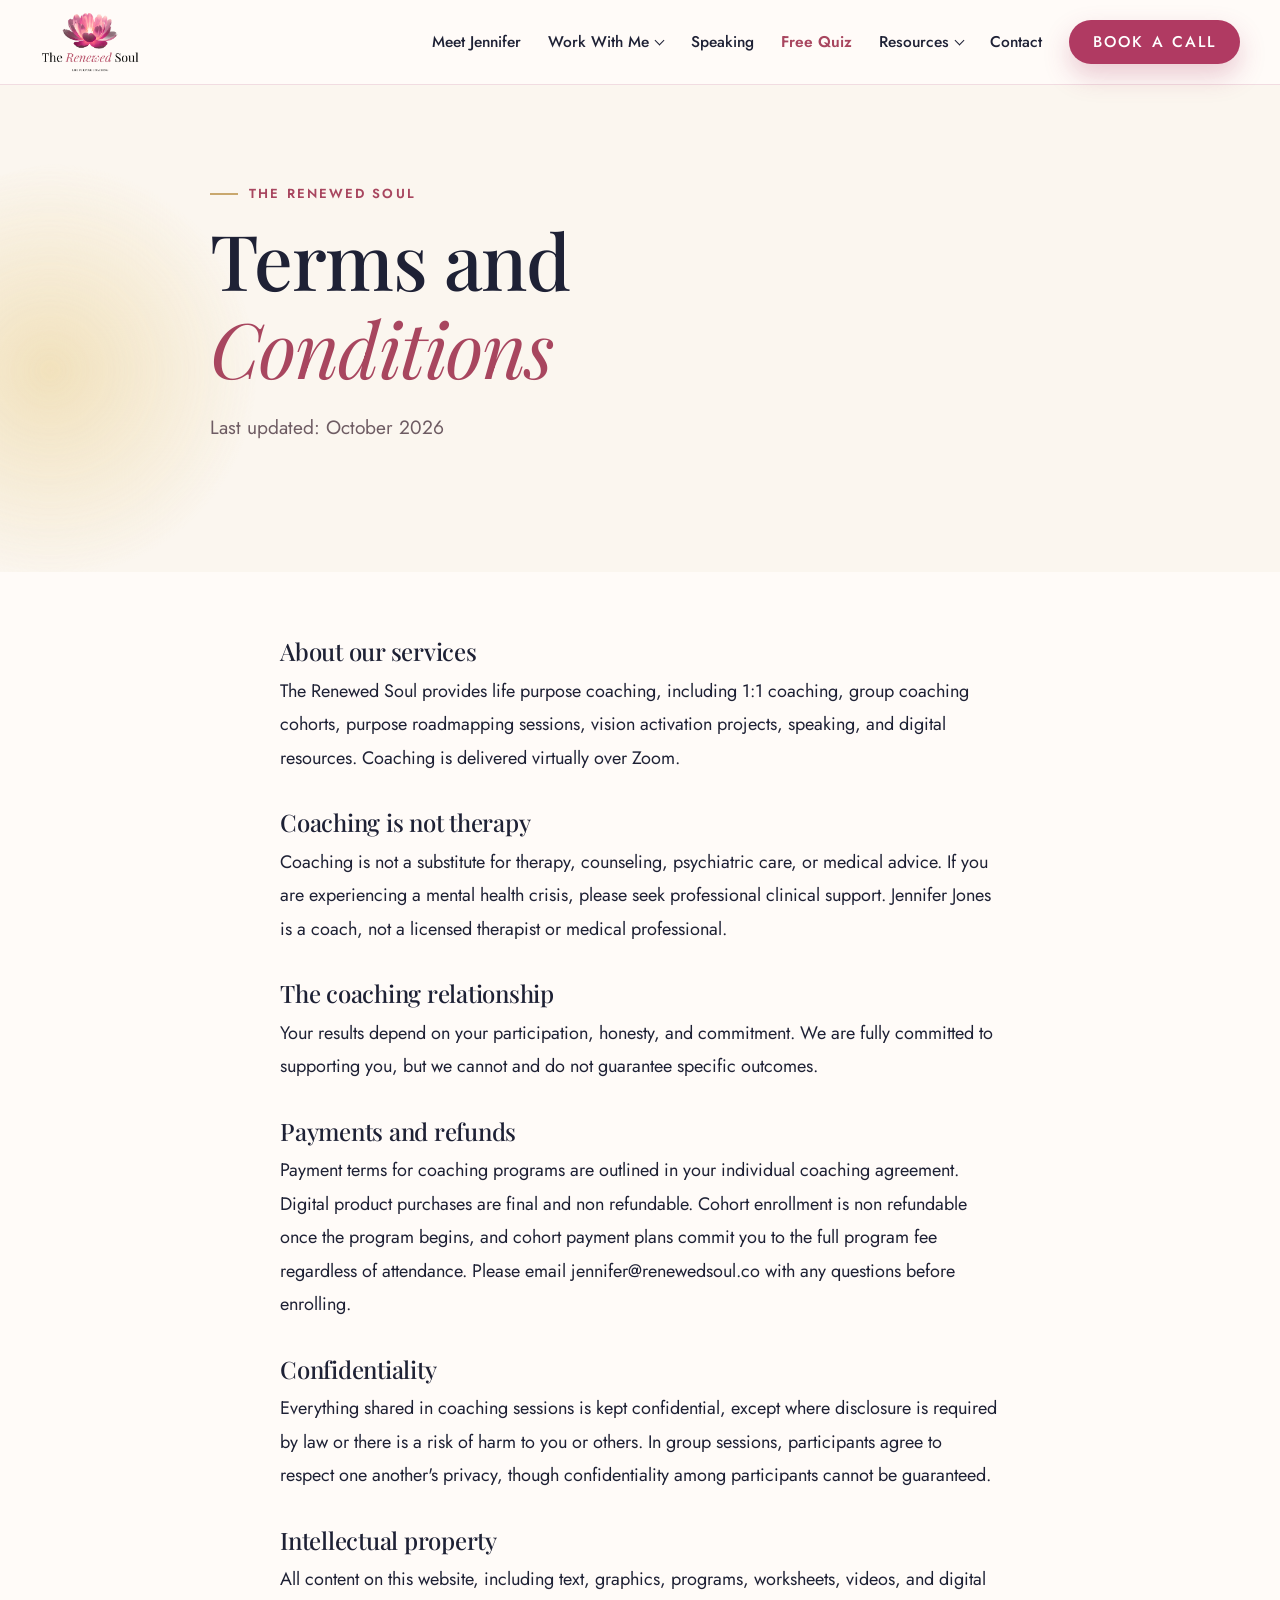
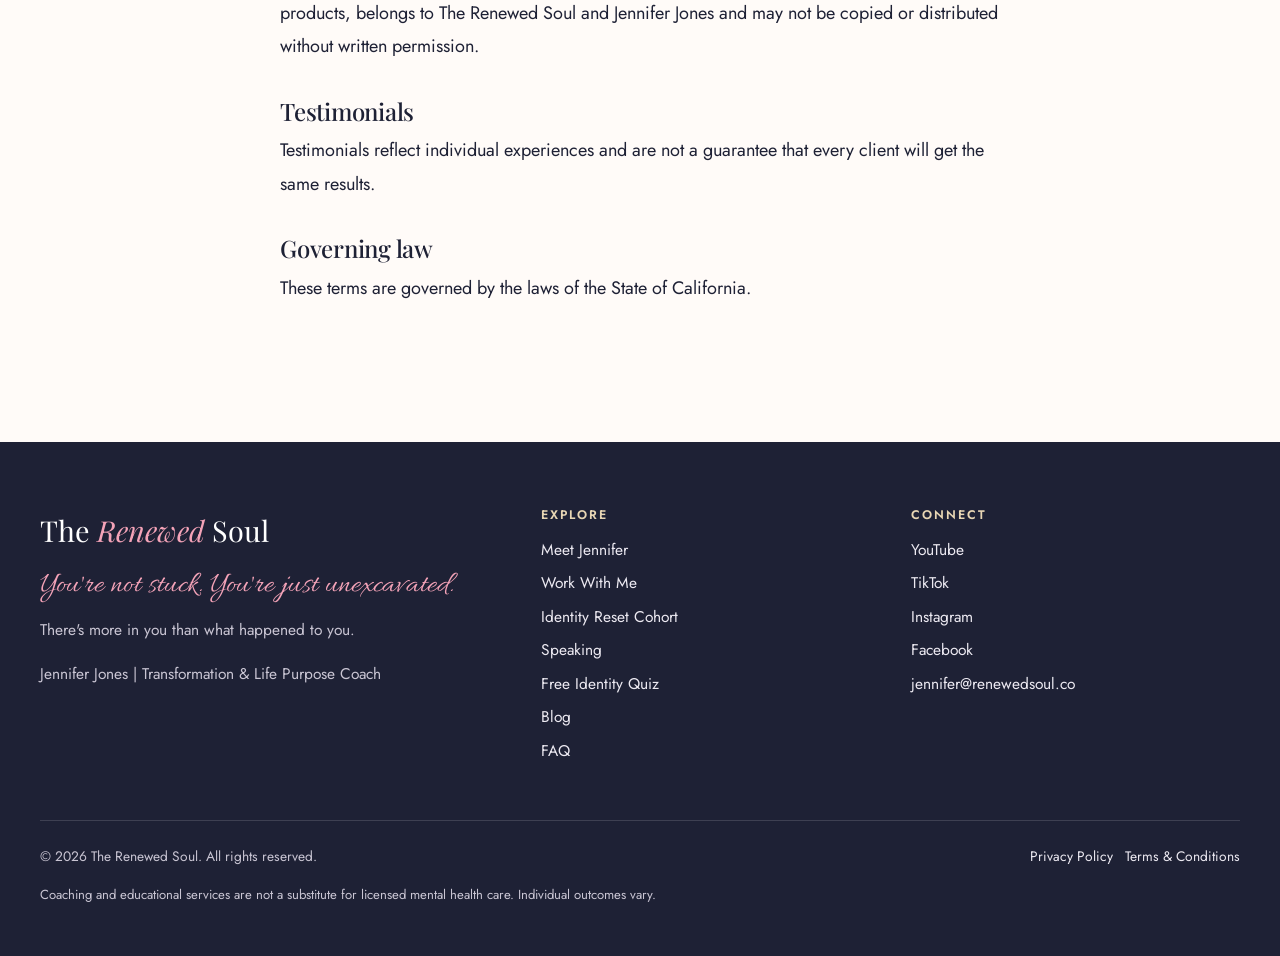
<file: terms.html>
<!DOCTYPE html>
<html lang="en">
<head>
<meta charset="UTF-8">
<meta name="viewport" content="width=device-width, initial-scale=1, viewport-fit=cover">
<script>document.documentElement.classList.add('js')</script>
<title>Terms and Conditions | Renewed Soul Coaching</title>
<meta name="description" content="Terms and conditions for coaching, cohorts, and digital products from The Renewed Soul.">
<meta name="author" content="Jennifer Jones">
<meta name="robots" content="index, follow, max-image-preview:large, max-snippet:-1">
<link rel="canonical" href="https://renewedsoul.co/terms.html">
<meta name="theme-color" content="#A8465F">
<meta property="og:type" content="website">
<meta property="og:site_name" content="Renewed Soul Coaching">
<meta property="og:locale" content="en_US">
<meta property="og:url" content="https://renewedsoul.co/terms.html">
<meta property="og:title" content="Terms and Conditions | Renewed Soul Coaching">
<meta property="og:description" content="Terms and conditions for coaching, cohorts, and digital products from The Renewed Soul.">
<meta property="og:image" content="https://renewedsoul.co/images/hero.jpg">
<meta property="og:image:width" content="1000">
<meta property="og:image:height" content="1000">
<meta property="og:image:alt" content="Jennifer Jones, Transformation and Life Purpose Coach, smiling">
<meta name="twitter:card" content="summary_large_image">
<meta name="twitter:title" content="Terms and Conditions | Renewed Soul Coaching">
<meta name="twitter:description" content="Terms and conditions for coaching, cohorts, and digital products from The Renewed Soul.">
<meta name="twitter:image" content="https://renewedsoul.co/images/hero.jpg">
<meta name="twitter:image:alt" content="Jennifer Jones, Transformation and Life Purpose Coach, smiling">
<link rel="icon" href="logo.png">
<link rel="apple-touch-icon" href="logo.png">
<link rel="sitemap" type="application/xml" href="sitemap.xml">
<script type="application/ld+json">{"@context": "https://schema.org", "@graph": [{"@type": "ProfessionalService", "@id": "https://renewedsoul.co/#business", "name": "Renewed Soul Coaching", "alternateName": ["The Renewed Soul", "Renewed Soul"], "url": "https://renewedsoul.co/", "logo": "https://renewedsoul.co/logo.png", "image": "https://renewedsoul.co/images/hero.jpg", "email": "jennifer@renewedsoul.co", "description": "Transformation and life purpose coaching for women: identity, inner healing, mindset, purpose discovery, vision activation, group cohorts, and speaking.", "founder": {"@id": "https://renewedsoul.co/#jennifer"}, "areaServed": "Worldwide (virtual)", "sameAs": ["https://www.instagram.com/therenewedsoulcoaching", "https://www.facebook.com/renewedsoulcoaching", "https://www.tiktok.com/@therenewedsoulcoach", "https://www.youtube.com/channel/UCcUUK5c2Fx3Fn_vhpyp1Ylw", "https://stan.store/renewedsoul"]}, {"@type": "WebSite", "@id": "https://renewedsoul.co/#website", "url": "https://renewedsoul.co/", "name": "Renewed Soul Coaching", "publisher": {"@id": "https://renewedsoul.co/#business"}, "alternateName": ["The Renewed Soul", "renewedsoul.co"]}, {"@type": "Person", "@id": "https://renewedsoul.co/#jennifer", "name": "Jennifer Jones", "jobTitle": "Transformation & Life Purpose Coach and Speaker", "url": "https://renewedsoul.co/about.html", "image": "https://renewedsoul.co/images/hero.jpg", "worksFor": {"@id": "https://renewedsoul.co/#business"}, "knowsAbout": ["Identity coaching", "Trauma informed coaching", "Life purpose coaching", "Mindset", "People pleasing", "Self abandonment", "Narcissistic abuse recovery", "Business launch strategy", "Public speaking"], "sameAs": ["https://www.instagram.com/therenewedsoulcoaching", "https://www.facebook.com/renewedsoulcoaching", "https://www.tiktok.com/@therenewedsoulcoach", "https://www.youtube.com/channel/UCcUUK5c2Fx3Fn_vhpyp1Ylw"]}, {"@type": "WebPage", "@id": "https://renewedsoul.co/terms.html#webpage", "url": "https://renewedsoul.co/terms.html", "name": "Terms and Conditions | Renewed Soul Coaching", "description": "Terms and conditions for coaching, cohorts, and digital products from The Renewed Soul.", "isPartOf": {"@id": "https://renewedsoul.co/#website"}, "primaryImageOfPage": "https://renewedsoul.co/images/hero.jpg", "inLanguage": "en-US"}, {"@type": "BreadcrumbList", "itemListElement": [{"@type": "ListItem", "position": 1, "name": "Home", "item": "https://renewedsoul.co/"}, {"@type": "ListItem", "position": 2, "name": "Terms and Conditions", "item": "https://renewedsoul.co/terms.html"}]}]}</script>
<link rel="preconnect" href="https://fonts.googleapis.com"><link rel="preconnect" href="https://fonts.gstatic.com" crossorigin>
<link href="https://fonts.googleapis.com/css2?family=Playfair+Display:ital,wght@0,400..800;1,400..700&family=Jost:wght@400;500;600&family=Allura&display=swap" rel="stylesheet">
<link rel="stylesheet" href="styles.css?v=20261023a">
</head>
<body data-page="terms.html">
<a class="skip" href="#main">Skip to main content</a>
<header>
  <div class="wrap head">
    <a class="brand" href="index.html" aria-label="The Renewed Soul home"><img src="logo-header.png" alt="The Renewed Soul, Life Purpose Coaching"></a>
    <button class="menu" aria-expanded="false" aria-controls="mainnav">Menu</button>
    <nav class="main" id="mainnav" aria-label="Main">
      <a href="about.html">Meet Jennifer</a>
      <div class="dd"><a href="services.html">Work With Me</a>
        <ul><li><a href="services.html#signature">Private Coaching</a></li><li><a href="services.html#cohort">Identity Reset Cohort</a></li><li><a href="services.html#roadmap">Purpose Roadmapping</a></li><li><a href="services.html#vision">Vision Activation</a></li></ul></div>
      <a href="speaking.html">Speaking</a>
      <a class="quiz-link" href="quiz.html">Free Quiz</a>
      <div class="dd"><a href="index.html#resources">Resources</a>
        <ul><li><a href="#youtube" data-yt-open>Videos</a></li><li><a href="blog.html">Blog</a></li><li><a href="services.html#digital">Workbooks and Journals</a></li><li><a href="faq.html">FAQ</a></li></ul></div>
      <a href="index.html#contact">Contact</a>
      <a class="btn btn-rose" href="https://calendly.com/jennifer-renewedsoul/15min">Book a Call</a>
    </nav>
  </div>
</header>
<main id="main">

<section class="page-hero hero"><div class="blob a parallax" data-speed="0.18"></div><div class="wrap" style="max-width:860px"><p class="kicker">The Renewed Soul</p><h1>Terms and <em>Conditions</em></h1><p class="lede">Last updated: October 2026</p></div></section>
<section style="padding-top:2rem"><div class="article legal"><h2>About our services</h2><p>The Renewed Soul provides life purpose coaching, including 1:1 coaching, group coaching cohorts, purpose roadmapping sessions, vision activation projects, speaking, and digital resources. Coaching is delivered virtually over Zoom.</p>
<h2>Coaching is not therapy</h2><p>Coaching is not a substitute for therapy, counseling, psychiatric care, or medical advice. If you are experiencing a mental health crisis, please seek professional clinical support. Jennifer Jones is a coach, not a licensed therapist or medical professional.</p>
<h2>The coaching relationship</h2><p>Your results depend on your participation, honesty, and commitment. We are fully committed to supporting you, but we cannot and do not guarantee specific outcomes.</p>
<h2>Payments and refunds</h2><p>Payment terms for coaching programs are outlined in your individual coaching agreement. Digital product purchases are final and non refundable. Cohort enrollment is non refundable once the program begins, and cohort payment plans commit you to the full program fee regardless of attendance. Please email jennifer@renewedsoul.co with any questions before enrolling.</p>
<h2>Confidentiality</h2><p>Everything shared in coaching sessions is kept confidential, except where disclosure is required by law or there is a risk of harm to you or others. In group sessions, participants agree to respect one another's privacy, though confidentiality among participants cannot be guaranteed.</p>
<h2>Intellectual property</h2><p>All content on this website, including text, graphics, programs, worksheets, videos, and digital products, belongs to The Renewed Soul and Jennifer Jones and may not be copied or distributed without written permission.</p>
<h2>Testimonials</h2><p>Testimonials reflect individual experiences and are not a guarantee that every client will get the same results.</p>
<h2>Governing law</h2><p>These terms are governed by the laws of the State of California.</p></div></section>
</main>
<footer>
  <div class="wrap">
    <div class="foot">
      <div><div class="name">The <em>Renewed</em> Soul</div><p class="tagline">You're not stuck. You're just unexcavated.</p><p>There's more in you than what happened to you.</p><p>Jennifer Jones | Transformation &amp; Life Purpose Coach</p></div>
      <div><h2 class="fh">Explore</h2><ul><li><a href="about.html">Meet Jennifer</a></li><li><a href="services.html">Work With Me</a></li><li><a href="services.html#cohort">Identity Reset Cohort</a></li><li><a href="speaking.html">Speaking</a></li><li><a href="quiz.html">Free Identity Quiz</a></li><li><a href="blog.html">Blog</a></li><li><a href="faq.html">FAQ</a></li></ul></div>
      <div><h2 class="fh">Connect</h2><ul><li><a href="https://www.youtube.com/channel/UCcUUK5c2Fx3Fn_vhpyp1Ylw">YouTube</a></li><li><a href="https://www.tiktok.com/@therenewedsoulcoach">TikTok</a></li><li><a href="https://www.instagram.com/therenewedsoulcoaching">Instagram</a></li><li><a href="https://www.facebook.com/renewedsoulcoaching">Facebook</a></li><li><a href="mailto:jennifer@renewedsoul.co">jennifer@renewedsoul.co</a></li></ul></div>
    </div>
    <div class="fine"><span>&copy; 2026 The Renewed Soul. All rights reserved.</span><span><a href="privacy.html">Privacy Policy</a> &nbsp; <a href="terms.html">Terms &amp; Conditions</a></span></div>
    <p style="font-size:.82rem;margin-top:1rem;color:#9F8B93">Coaching and educational services are not a substitute for licensed mental health care. Individual outcomes vary.</p>
  </div>
</footer>

<dialog class="promo" id="promo" aria-labelledby="promo-t">
  <button class="x" aria-label="Close" data-close>&times;</button>
  <div class="promo-grid">
    <img src="images/popup.jpg" width="900" height="900" alt="Jennifer Jones smiling in a black turtleneck">
    <div class="promo-body">
      <p class="kicker">The Identity Reset Cohort</p>
      <h2 id="promo-t">Ready to rediscover <em>who you are?</em></h2>
      <p>Five weeks of guided group coaching to recognize old identity patterns, reconnect with your voice, and move forward with greater clarity.</p>
      <div class="promo-meta">
        <span><strong>Thursdays, October 29 to December 3, 2026</strong></span>
        <span>5:30 to 7:00 PM Pacific (8:30 PM Eastern)</span>
        <span>No class Thursday, November 26, for Thanksgiving</span>
        <span>Special pay in full rate: <strong>$397</strong></span>
      </div>
      <a class="btn btn-rose" href="https://forms.gle/mDTVDYQPwBwB2Vpw5" data-applied>Apply for the cohort</a>
      <button class="later" data-close>Maybe later</button>
      <p class="promo-note">Applications are reviewed before enrollment.</p>
    </div>
  </div>
</dialog>

<dialog class="ytpop" id="youtube" aria-labelledby="yt-t">
  <button class="x" aria-label="Close" data-close>&times;</button>
  <div class="yt-top"><img src="logo.png" alt=""><h2 id="yt-t">The Renewed Soul on YouTube</h2><p>@RenewedSoulCoaching</p></div>
  <ul class="yt-list">
    <li><a href="https://www.youtube.com/@RenewedSoulCoaching/videos"><span class="pl"><svg viewBox="0 0 24 24"><path d="M6 4l14 8-14 8z"/></svg></span><div><strong>What Are the 7 Fractured Identities?</strong><span>Two part teaching on breaking toxic cycles</span></div></a></li>
    <li><a href="https://www.youtube.com/@RenewedSoulCoaching/videos"><span class="pl"><svg viewBox="0 0 24 24"><path d="M6 4l14 8-14 8z"/></svg></span><div><strong>The People Pleaser Identity</strong><span>Two part series on what people pleasing is doing to you</span></div></a></li>
    <li><a href="https://www.youtube.com/@RenewedSoulCoaching/videos"><span class="pl"><svg viewBox="0 0 24 24"><path d="M6 4l14 8-14 8z"/></svg></span><div><strong>Performance Identity</strong><span>Why success never feels like enough</span></div></a></li>
  </ul>
  <div class="yt-actions"><a class="btn btn-rose" href="https://www.youtube.com/@RenewedSoulCoaching?sub_confirmation=1">Subscribe</a><a class="btn btn-line" href="https://www.youtube.com/@RenewedSoulCoaching/videos">Watch all videos</a></div>
</dialog>

<script>
/* ===== Settings ===== */
const POPUP_DELAY_SECONDS = 10;
const POPUP_UNTIL = "2026-12-03";   /* the pop-up stops showing after this date */
const FORM_ENDPOINT = "https://formsubmit.co/ajax/jennifer@renewedsoul.co";   /* form messages are delivered to this inbox */
/* YouTube: paste a video ID (the letters after watch?v=) into any data-yt="" and it plays right on the page */
/* ==================== */
(function(){
  const d=document, reduce=matchMedia('(prefers-reduced-motion: reduce)').matches;
  try{history.scrollRestoration='manual'}catch(e){}
  const land=()=>{const h=location.hash&&d.getElementById(location.hash.slice(1));if(h)h.scrollIntoView({behavior:'instant'});else scrollTo({top:0,behavior:'instant'})};
  land();addEventListener('load',()=>{land();setTimeout(land,350)});
  requestAnimationFrame(()=>d.body.classList.add('loaded'));
  const mb=d.querySelector('.menu'),nav=d.getElementById('mainnav');
  mb.addEventListener('click',()=>{const o=nav.classList.toggle('open');mb.setAttribute('aria-expanded',o);mb.textContent=o?'Close':'Menu'});
  nav.querySelectorAll('a').forEach(a=>a.addEventListener('click',()=>{nav.classList.remove('open');mb.textContent='Menu';mb.setAttribute('aria-expanded','false')}));
  addEventListener('keydown',e=>{if(e.key==='Escape'&&nav.classList.contains('open')){nav.classList.remove('open');mb.textContent='Menu';mb.setAttribute('aria-expanded','false');mb.focus()}});
  const io=new IntersectionObserver(es=>es.forEach(e=>{if(e.isIntersecting){e.target.classList.add('in');io.unobserve(e.target)}}),{threshold:.12,rootMargin:'0px 0px -6% 0px'});
  d.querySelectorAll('[data-reveal]').forEach(el=>{el.style.transitionDelay=(el.dataset.delay||0)+'ms';io.observe(el)});
  d.querySelectorAll('[data-yt]').forEach(v=>{const id=v.dataset.yt;if(!id)return;v.addEventListener('click',e=>{e.preventDefault();const f=v.querySelector('.frame')||v;f.insertAdjacentHTML('beforeend','<iframe src="https://www.youtube-nocookie.com/embed/'+id+'?autoplay=1" allow="autoplay; encrypted-media" allowfullscreen title="Video"></iframe>')})});
  const brand=d.querySelector('.brand');
  brand.addEventListener('click',e=>{if(d.body.dataset.page==='index.html'){e.preventDefault();scrollTo({top:0,behavior:reduce?'auto':'smooth'})}});
  const yt=d.getElementById('youtube');
  d.querySelectorAll('[data-yt-open]').forEach(a=>a.addEventListener('click',e=>{e.preventDefault();nav.classList.remove('open');yt.showModal()}));
  yt.querySelector('[data-close]').addEventListener('click',()=>yt.close());
  yt.addEventListener('click',e=>{if(e.target===yt)yt.close()});
  /* cohort pop-up */
  const promo=d.getElementById('promo');
  const store=(k,v)=>{try{return v===undefined?localStorage.getItem(k):localStorage.setItem(k,v)}catch(e){return null}};
  const dismiss=()=>{promo.close();store('rs_cohort_seen',Date.now())};
  promo.querySelectorAll('[data-close]').forEach(b=>b.addEventListener('click',dismiss));
  promo.addEventListener('cancel',()=>store('rs_cohort_seen',Date.now()));
  promo.addEventListener('click',e=>{if(e.target===promo)dismiss()});
  promo.querySelector('[data-applied]').addEventListener('click',()=>store('rs_cohort_seen',Date.now()));
  let seen=null;try{seen=sessionStorage.getItem('rs_cohort_session')}catch(e){}
  const live=new Date()<=new Date(POPUP_UNTIL+'T23:59:59')&&d.body.dataset.page!=='approved.html';
  if(live&&!seen){let shown=false;const show=()=>{if(shown||d.querySelector('dialog[open]'))return;shown=true;try{sessionStorage.setItem('rs_cohort_session','1')}catch(e){}promo.showModal()};setTimeout(show,POPUP_DELAY_SECONDS*1000)}
  if(reduce)return;
  const par=[...d.querySelectorAll('[data-speed]')];
  function tick(){const vh=innerHeight;par.forEach(el=>{const r=el.parentElement.getBoundingClientRect();const c=r.top+r.height/2-vh/2;const s=parseFloat(el.dataset.speed);el.style.transform='translate3d(0,'+(c*s).toFixed(1)+'px,0)'+(el.dataset.scale?' scale('+el.dataset.scale+')':'')});requestAnimationFrame(tick)}
  requestAnimationFrame(tick);
})();
async function sendForm(f,subject){
  const box=f.querySelector('.formmsg');
  box.classList.remove('show');
  const missing=[...f.querySelectorAll('[required]')].filter(i=>!i.value.trim());
  if(missing.length){box.textContent='Please fill in your name, email, and the other required fields so Jennifer can reply.';box.classList.add('show');missing[0].focus();return}
  const btn=f.querySelector('button[type=submit]');const label=btn.textContent;btn.disabled=true;btn.textContent='Sending...';
  const data=Object.fromEntries(new FormData(f));data._subject=subject+': '+(data['Name']||'');if(String(data['Interested in']||'').indexOf('Visionaire')===0){data._cc='jennifer@visionaireconsultinggroup.com';data._subject='Visionaire Consulting Group inquiry: '+(data['Name']||'')}data._template='table';data._captcha='false';
  const done=()=>{const t=document.createElement('div');t.className='thanks';t.setAttribute('role','status');t.setAttribute('tabindex','-1');
    t.innerHTML='<p class="kicker">Message received</p><h3>Thank you, '+(data['Name']||'friend').replace(/[<>&]/g,'')+'!</h3><p>Your message was sent to Jennifer, and she will reply personally within 48 hours. Check your inbox (and your spam folder) for her reply.</p><p><a class="btn btn-rose" href="https://calendly.com/jennifer-renewedsoul/15min">Book a free discovery call</a></p>';
    f.replaceWith(t);t.focus({preventScroll:true})};
  if(FORM_ENDPOINT==='PREVIEW'){setTimeout(done,600);return}
  try{const r=await fetch(FORM_ENDPOINT,{method:'POST',headers:{'Content-Type':'application/json',Accept:'application/json'},body:JSON.stringify(data)});if(!r.ok)throw 0;done()}
  catch(_){btn.disabled=false;btn.textContent=label;
    const body=Object.entries(data).filter(([k])=>!k.startsWith('_')).map(([k,v])=>k+': '+v).join(String.fromCharCode(10));
    box.innerHTML='That did not go through. <a href="mailto:jennifer@renewedsoul.co?subject='+encodeURIComponent(subject)+'&body='+encodeURIComponent(body)+'">Send it by email instead</a>, or write to jennifer@renewedsoul.co.';box.classList.add('show')}
}
</script>
</body>
</html>
</file>
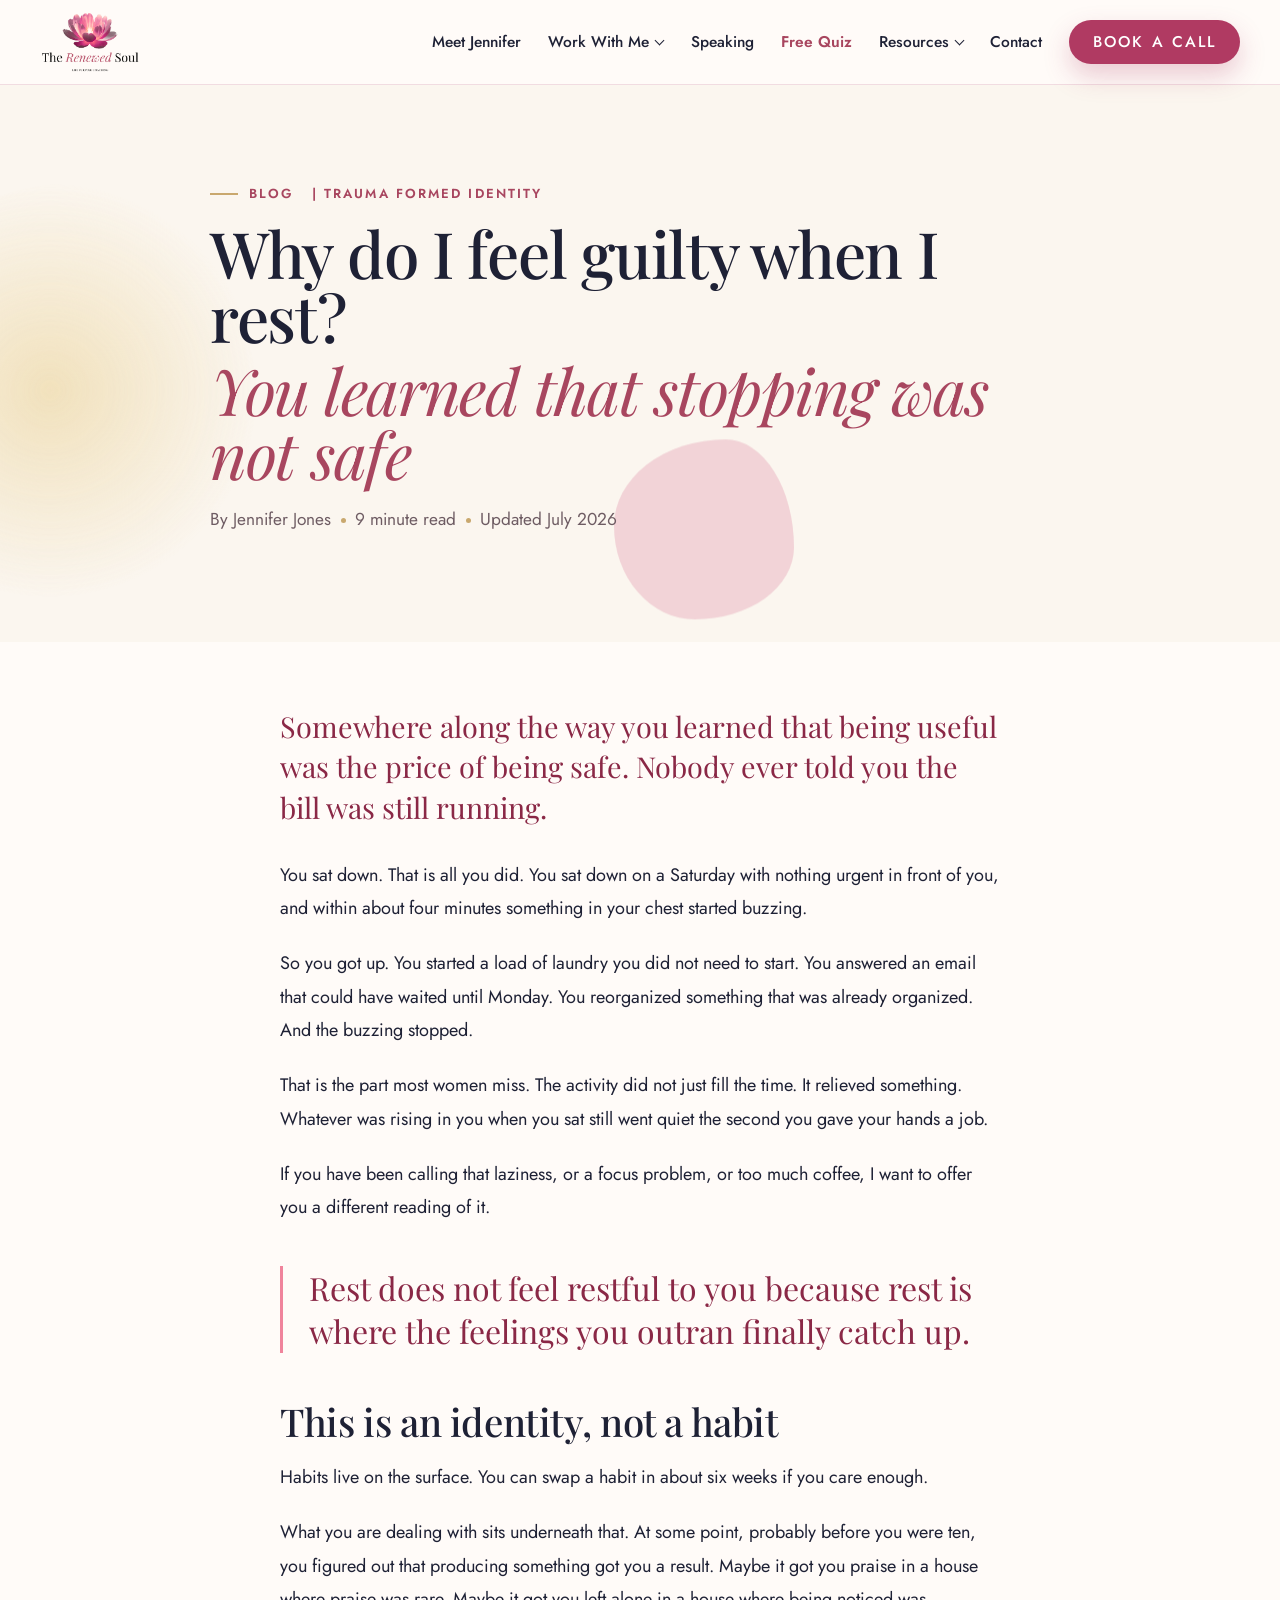
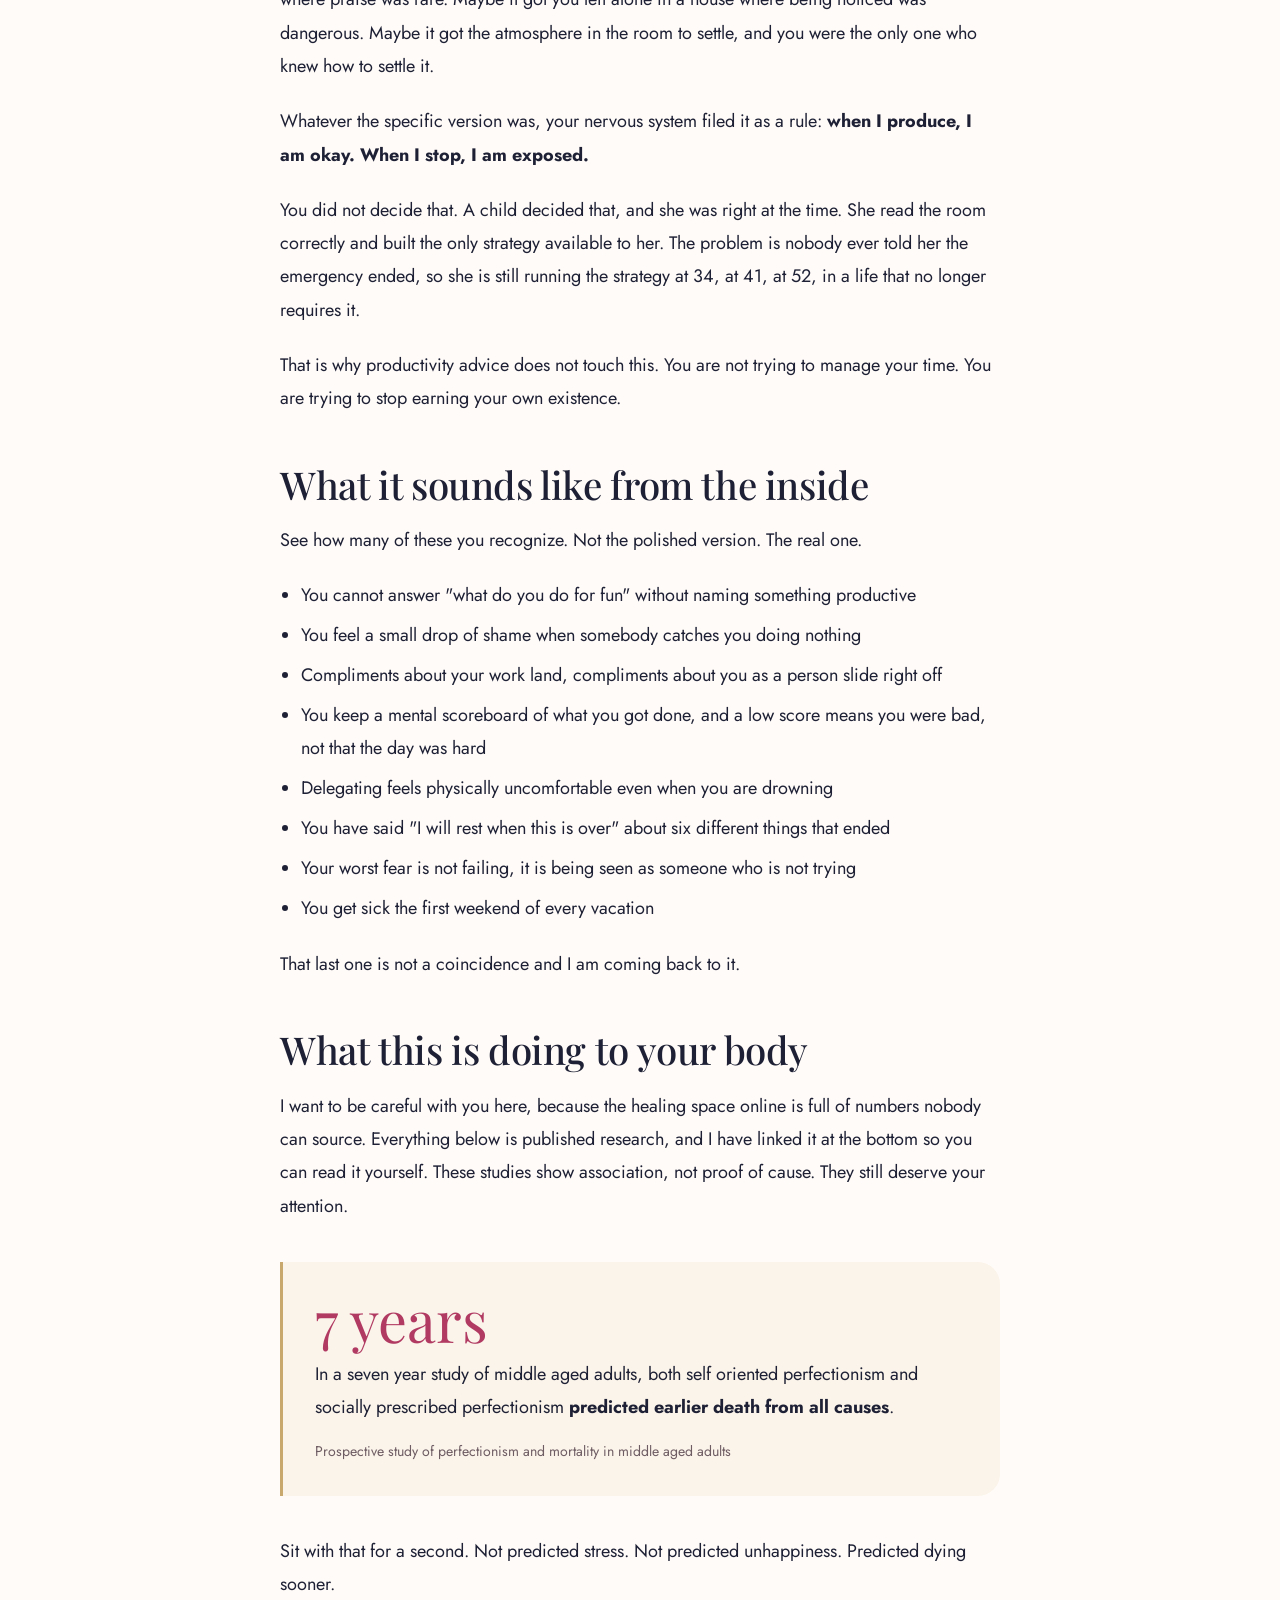
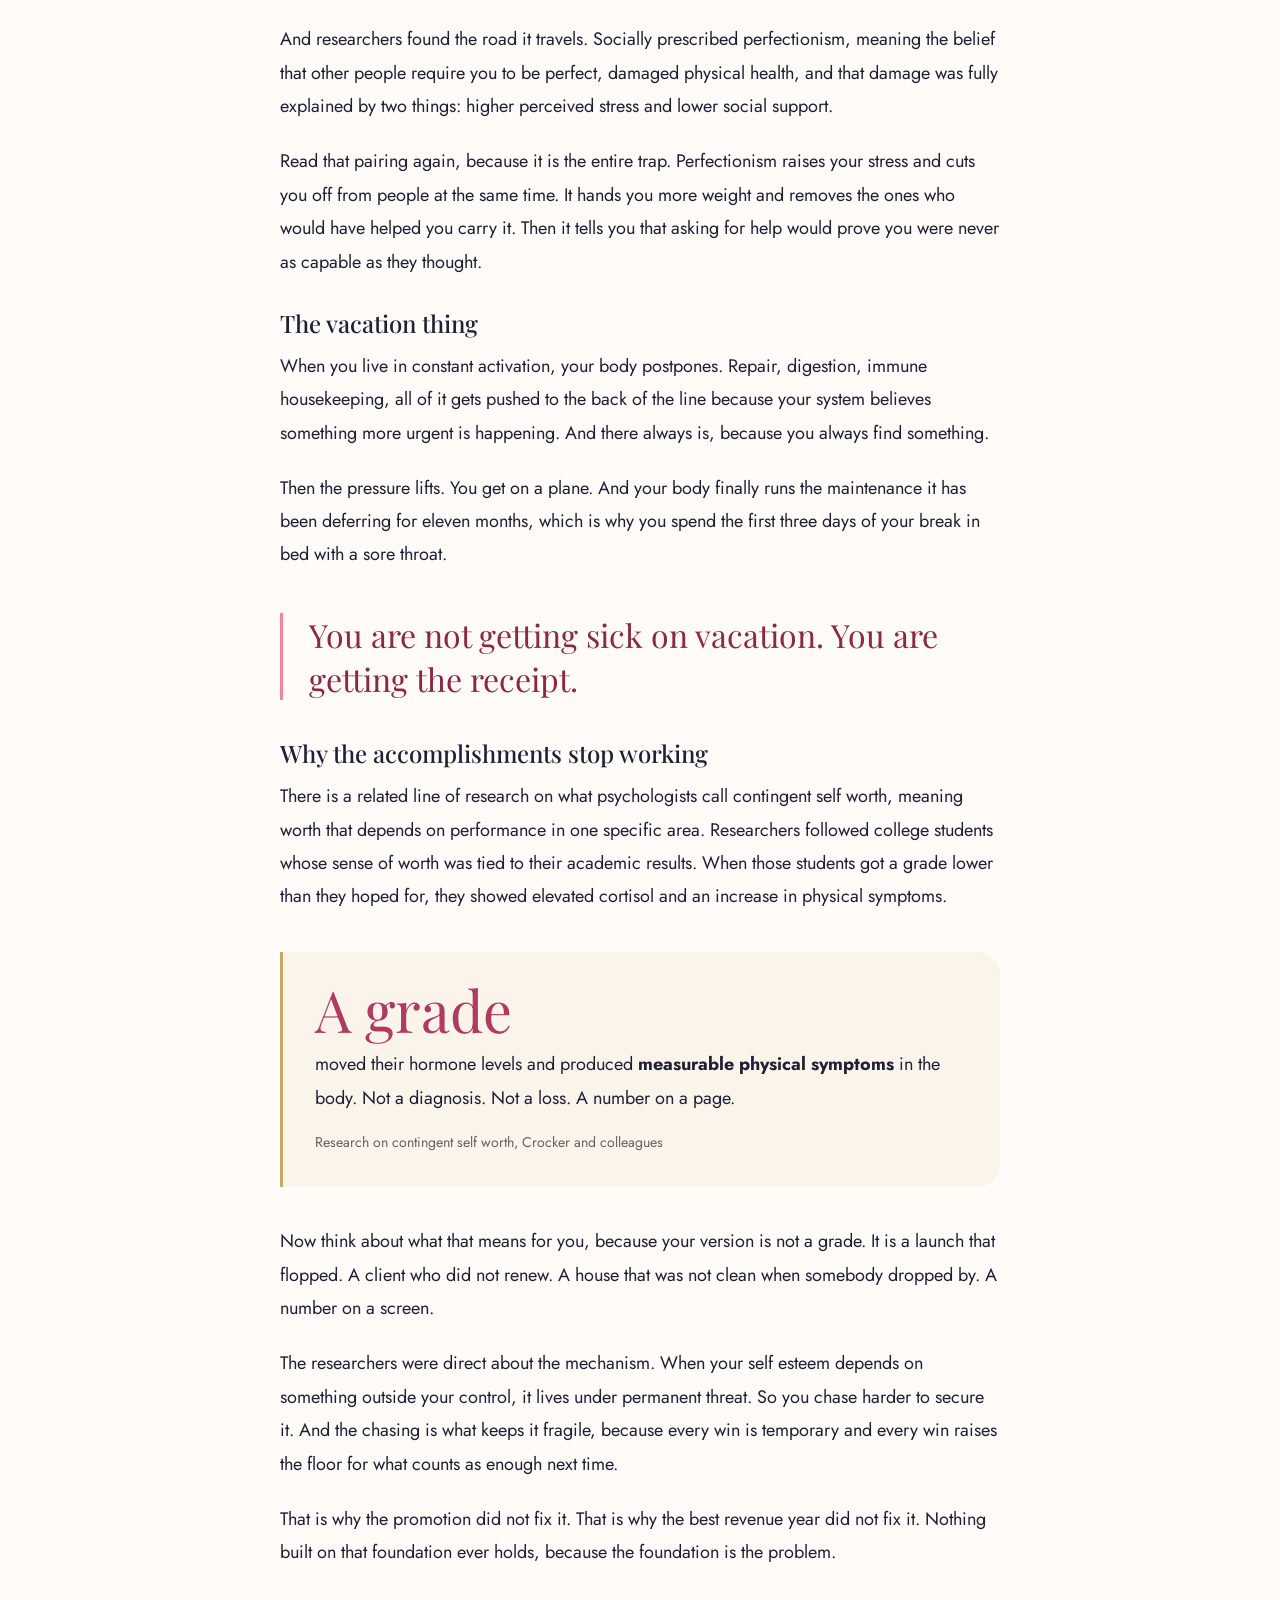
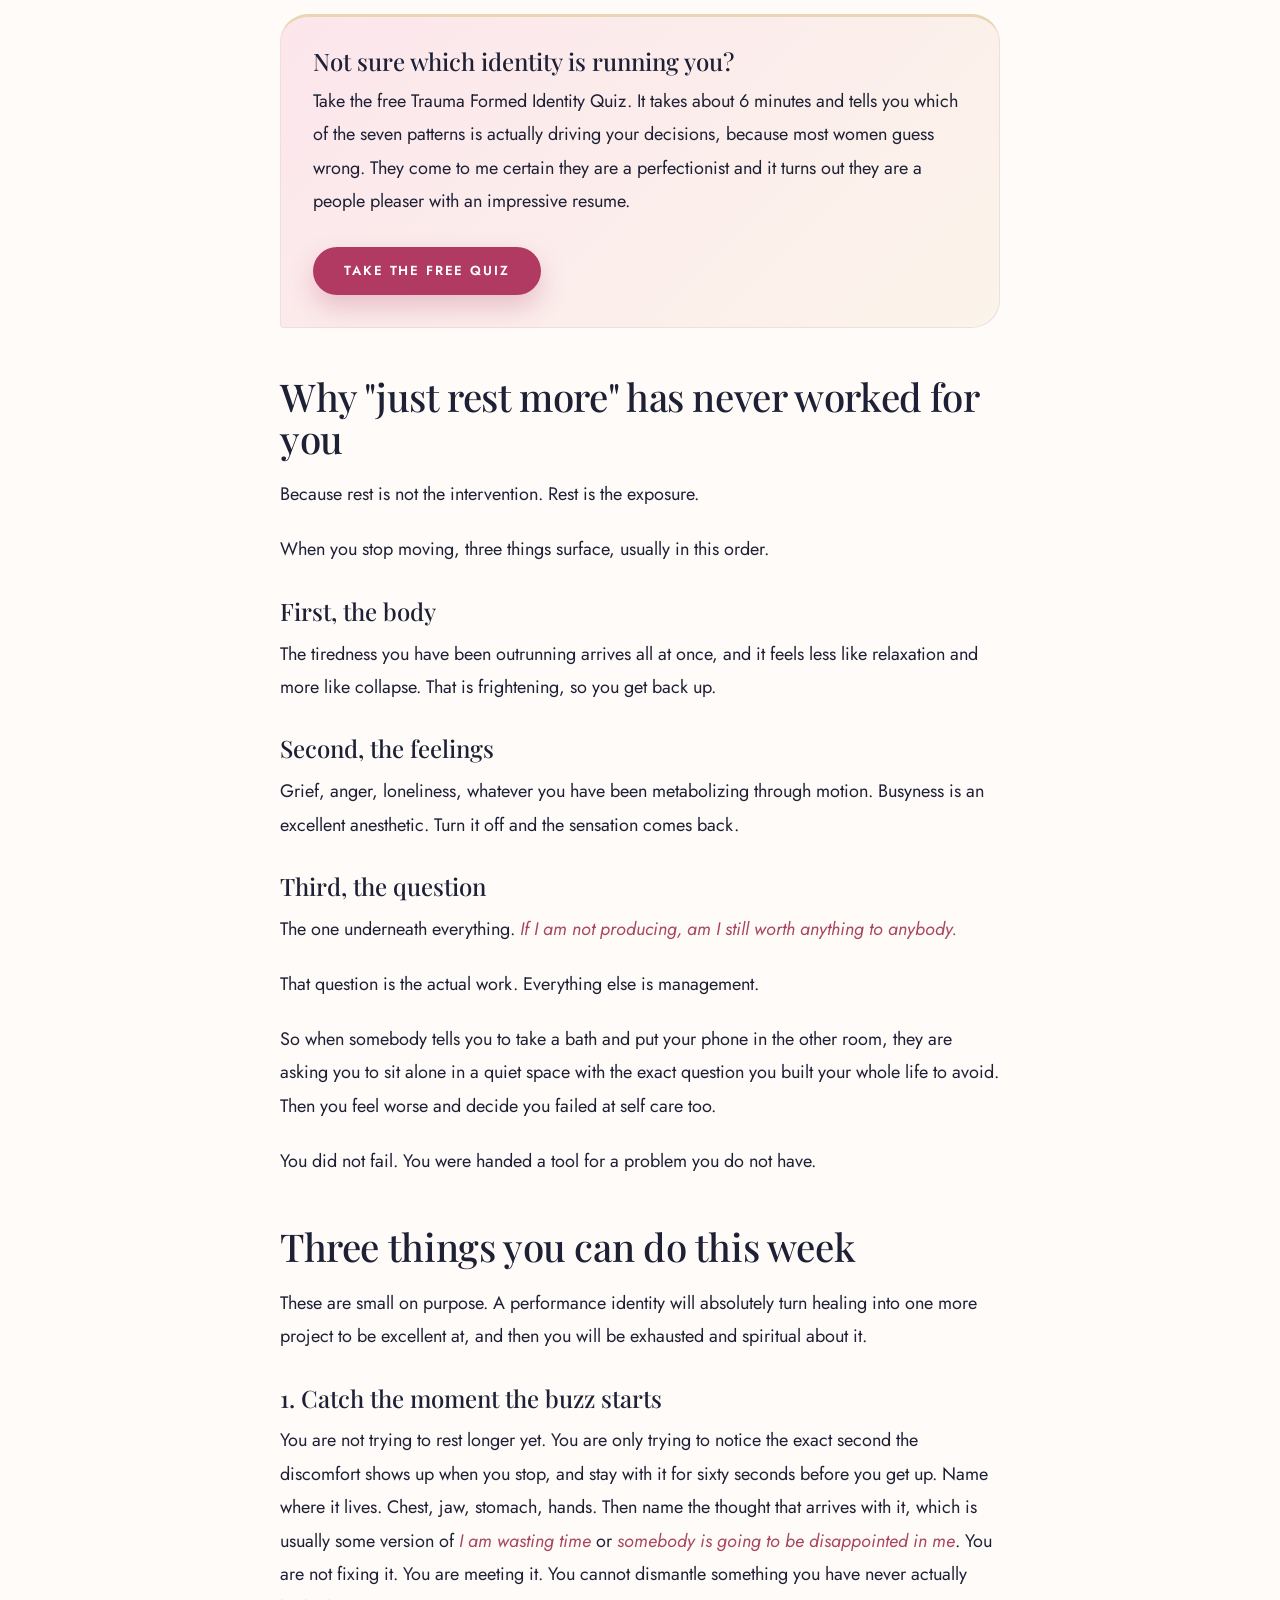
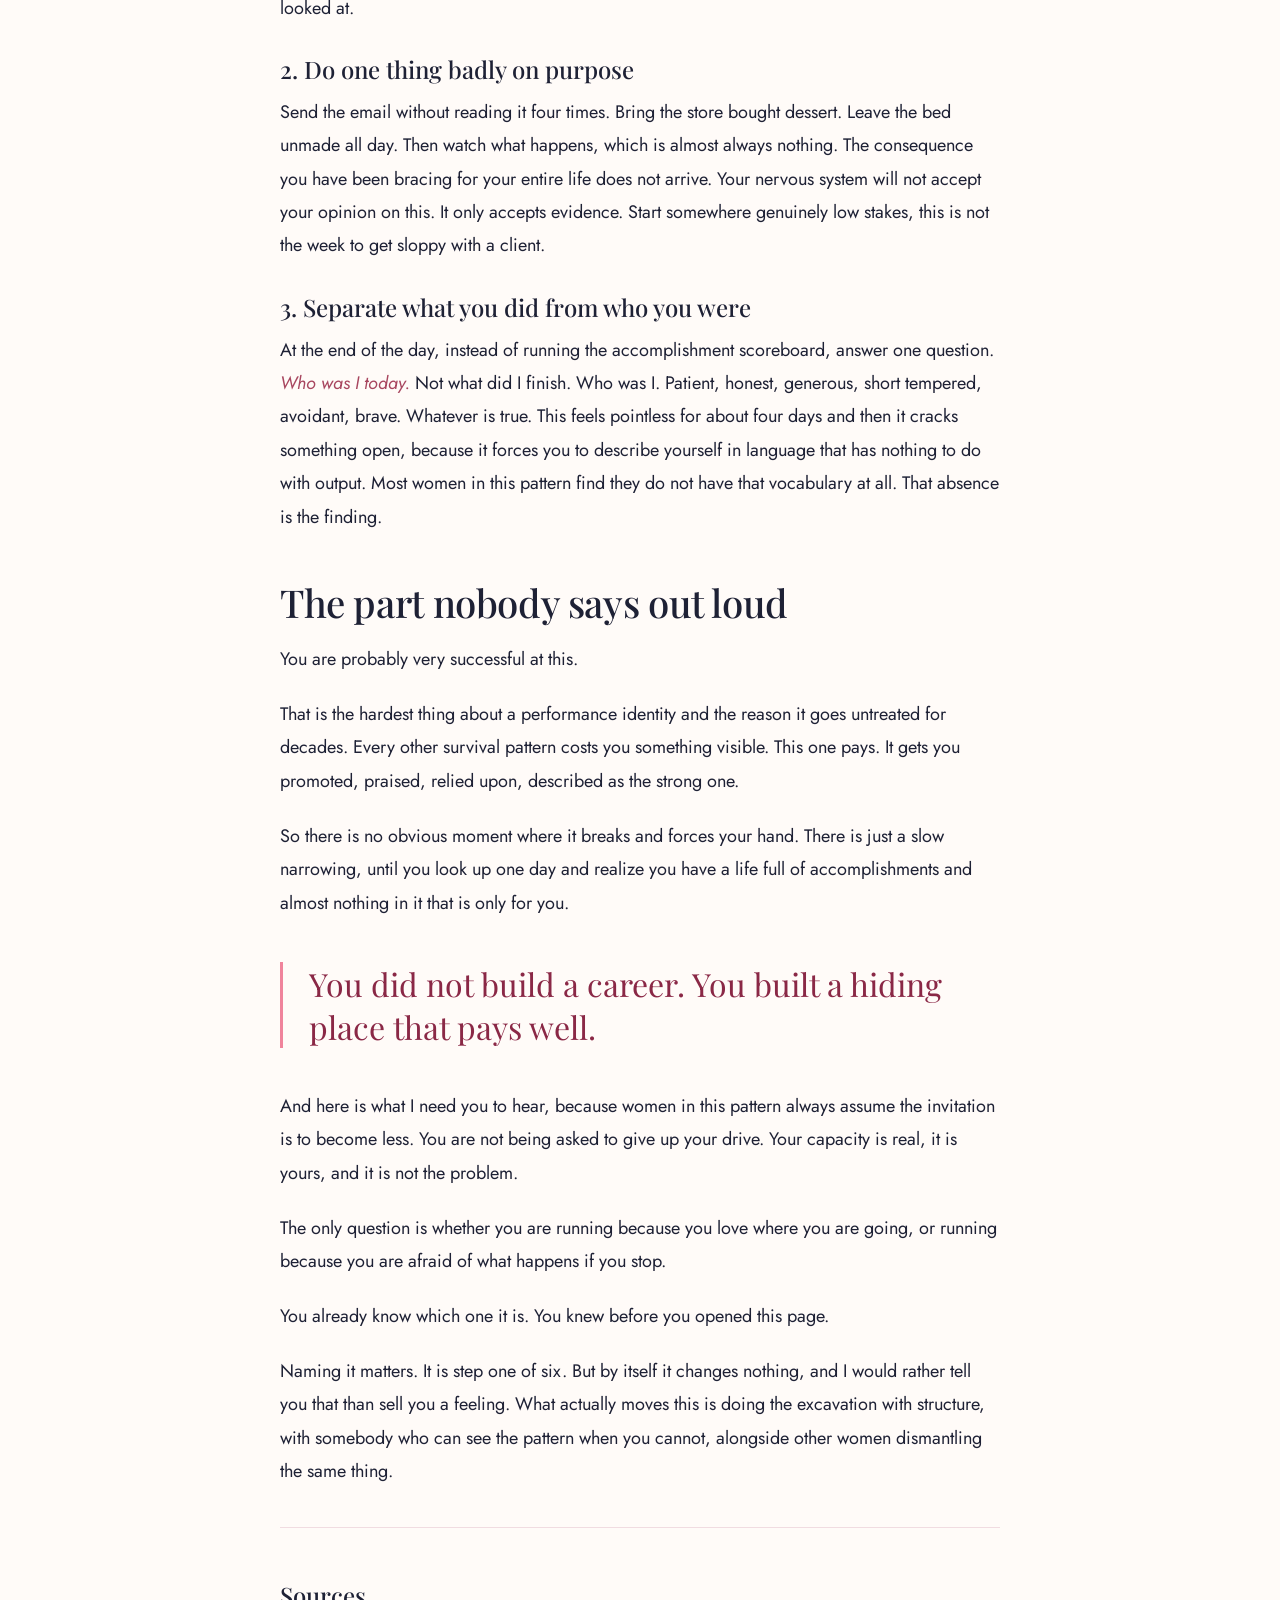
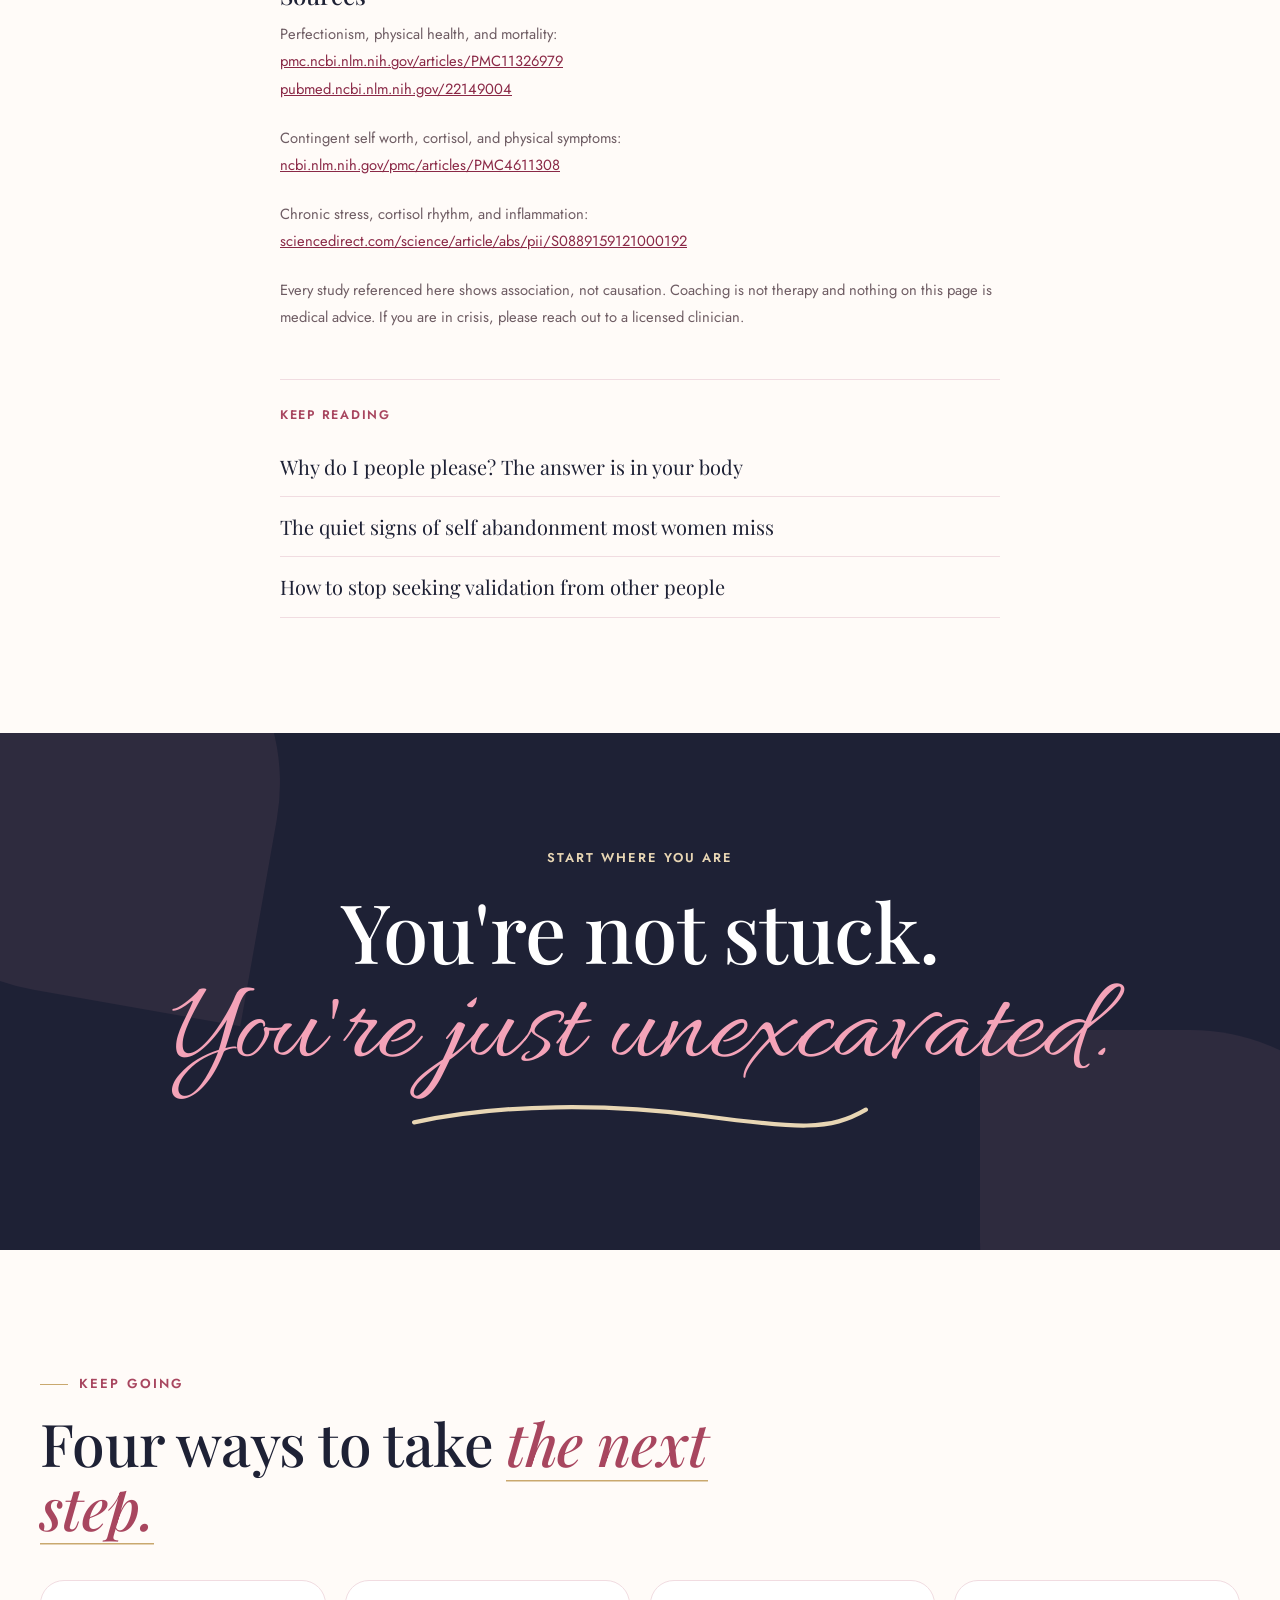
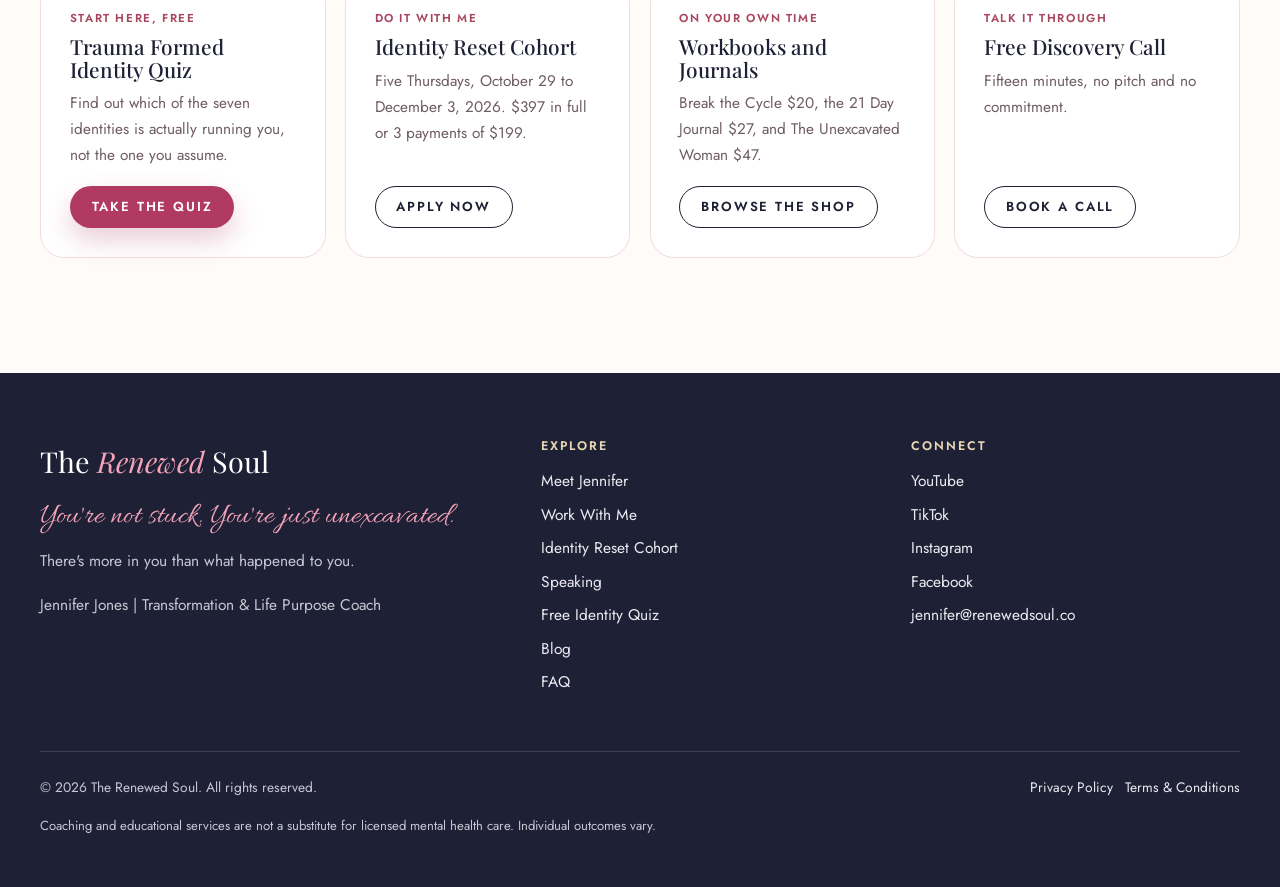
<file: why-do-i-feel-guilty-when-i-rest.html>
<!DOCTYPE html>
<html lang="en">
<head>
<meta charset="UTF-8">
<meta name="viewport" content="width=device-width, initial-scale=1.0">
<meta name="description" content="If rest makes you anxious, you may be running a performance identity. What it costs your body and how to start putting it down.">

<meta name="author" content="Jennifer Jones">
<meta name="robots" content="index, follow, max-snippet:-1, max-image-preview:large">
<link rel="canonical" href="https://renewedsoul.co/why-do-i-feel-guilty-when-i-rest.html">
<meta property="og:site_name" content="Renewed Soul Coaching">
<meta property="og:title" content="Why Do I Feel Guilty When I Rest? | Renewed Soul Coaching">
<meta property="og:description" content="If rest makes you anxious, you may be running a performance identity. What it costs your body and how to start putting it down.">
<meta property="og:url" content="https://renewedsoul.co/why-do-i-feel-guilty-when-i-rest.html">
<meta property="og:type" content="article">
<meta property="og:image" content="https://renewedsoul.co/logo.png">
<meta name="twitter:card" content="summary_large_image">
<meta name="twitter:title" content="Why Do I Feel Guilty When I Rest? | Renewed Soul Coaching">
<meta name="twitter:description" content="If rest makes you anxious, you may be running a performance identity. What it costs your body and how to start putting it down.">
<meta name="twitter:image" content="https://renewedsoul.co/logo.png">
<title>Why Do I Feel Guilty When I Rest? | Renewed Soul Coaching</title>



<script type="application/ld+json">{"@context": "https://schema.org", "@type": "BlogPosting", "headline": "Why do I feel guilty when I rest?", "description": "If rest makes you anxious and stillness feels like laziness, you are running a performance identity. Here is the research on what it costs your body and how to start putting it down.", "image": "https://renewedsoul.co/logo.png", "author": {"@type": "Person", "name": "Jennifer Jones", "url": "https://renewedsoul.co/"}, "publisher": {"@type": "Organization", "name": "Renewed Soul Coaching", "logo": {"@type": "ImageObject", "url": "https://renewedsoul.co/logo.png"}, "alternateName": ["The Renewed Soul", "Renewed Soul"]}, "datePublished": "2026-07-30", "dateModified": "2026-07-30", "mainEntityOfPage": {"@type": "WebPage", "@id": "https://renewedsoul.co/why-do-i-feel-guilty-when-i-rest.html"}, "wordCount": 2000, "articleSection": "Trauma Formed Identity"}</script>
<script type="application/ld+json">{"@context": "https://schema.org", "@type": "FAQPage", "mainEntity": [{"@type": "Question", "name": "Why do I feel guilty when I rest?", "acceptedAnswer": {"@type": "Answer", "text": "Guilt around rest usually means your sense of worth got attached to your output early on. If being useful was how you earned safety, approval, or peace at home, then stopping feels unsafe rather than restful. It is a learned survival response, not a character flaw."}}, {"@type": "Question", "name": "Why do I get sick as soon as I go on vacation?", "acceptedAnswer": {"@type": "Answer", "text": "When you live in constant activation, your body postpones recovery to keep you functioning. The moment the pressure lifts, it finally runs the repair work it has been deferring, which is why symptoms often show up on the first day off rather than during the busy season."}}, {"@type": "Question", "name": "Is perfectionism actually bad for your health?", "acceptedAnswer": {"@type": "Answer", "text": "Research has linked perfectionism to higher perceived stress, lower social support, and poorer physical health, including earlier mortality in a seven year study of middle aged adults. These are associations rather than proof of cause, but the pattern is consistent across studies."}}]}</script>


<meta property="og:image:alt" content="The Renewed Soul logo">
<meta name="twitter:image:alt" content="The Renewed Soul logo">
<link rel="apple-touch-icon" href="logo.png">
<script type="application/ld+json">{"@context": "https://schema.org", "@type": "BreadcrumbList", "itemListElement": [{"@type": "ListItem", "position": 1, "name": "Home", "item": "https://renewedsoul.co/"}, {"@type": "ListItem", "position": 2, "name": "Blog", "item": "https://renewedsoul.co/blog.html"}, {"@type": "ListItem", "position": 3, "name": "Why Do I Feel Guilty When I Rest?", "item": "https://renewedsoul.co/why-do-i-feel-guilty-when-i-rest.html"}]}</script>
<script>document.documentElement.classList.add("js")</script>
<link rel="preconnect" href="https://fonts.googleapis.com"><link rel="preconnect" href="https://fonts.gstatic.com" crossorigin>
<link href="https://fonts.googleapis.com/css2?family=Playfair+Display:ital,wght@0,400..800;1,400..700&family=Jost:wght@400;500;600&family=Allura&display=swap" rel="stylesheet">
<link rel="stylesheet" href="styles.css?v=20261023a">
</head>
<body data-page="why-do-i-feel-guilty-when-i-rest.html">
<a class="skip" href="#main">Skip to main content</a>
<header>
  <div class="wrap head">
    <a class="brand" href="index.html" aria-label="The Renewed Soul home"><img src="logo-header.png" alt="The Renewed Soul, Life Purpose Coaching"></a>
    <button class="menu" aria-expanded="false" aria-controls="mainnav">Menu</button>
    <nav class="main" id="mainnav" aria-label="Main">
      <a href="about.html">Meet Jennifer</a>
      <div class="dd"><a href="services.html">Work With Me</a>
        <ul><li><a href="services.html#signature">Private Coaching</a></li><li><a href="services.html#cohort">Identity Reset Cohort</a></li><li><a href="services.html#roadmap">Purpose Roadmapping</a></li><li><a href="services.html#vision">Vision Activation</a></li></ul></div>
      <a href="speaking.html">Speaking</a>
      <a class="quiz-link" href="quiz.html">Free Quiz</a>
      <div class="dd"><a href="index.html#resources">Resources</a>
        <ul><li><a href="#youtube" data-yt-open>Videos</a></li><li><a href="blog.html">Blog</a></li><li><a href="services.html#digital">Workbooks and Journals</a></li><li><a href="faq.html">FAQ</a></li></ul></div>
      <a href="index.html#contact">Contact</a>
      <a class="btn btn-rose" href="https://calendly.com/jennifer-renewedsoul/15min">Book a Call</a>
    </nav>
  </div>
</header>
<main id="main">

<section class="page-hero hero article-hero">
  <div class="blob a parallax" data-speed="0.18"></div><div class="blob b parallax" data-speed="-0.12"></div>
  <div class="wrap" style="max-width:860px">
    <p class="kicker"><a href="blog.html" style="color:inherit;text-decoration:none">Blog</a>&nbsp;|&nbsp;Trauma Formed Identity</p>
    <h1>Why do I feel guilty when I rest? <em>You learned that stopping was not safe</em></h1>
    <p class="post-meta">By Jennifer Jones <span class="sep"></span> 9 minute read <span class="sep"></span> Updated July 2026</p>
  </div>
</section>
<section class="article-wrap">
  <article class="article">

<p class="lede">Somewhere along the way you learned that being useful was the price of being safe. Nobody ever told you the bill was still running.</p>

<p>You sat down. That is all you did. You sat down on a Saturday with nothing urgent in front of you, and within about four minutes something in your chest started buzzing.</p>

<p>So you got up. You started a load of laundry you did not need to start. You answered an email that could have waited until Monday. You reorganized something that was already organized. And the buzzing stopped.</p>

<p>That is the part most women miss. The activity did not just fill the time. It relieved something. Whatever was rising in you when you sat still went quiet the second you gave your hands a job.</p>

<p>If you have been calling that laziness, or a focus problem, or too much coffee, I want to offer you a different reading of it.</p>

<div class="pull">
  <p>Rest does not feel restful to you because rest is where the feelings you outran finally catch up.</p>
</div>

<h2>This is an identity, not a habit</h2>

<p>Habits live on the surface. You can swap a habit in about six weeks if you care enough.</p>

<p>What you are dealing with sits underneath that. At some point, probably before you were ten, you figured out that producing something got you a result. Maybe it got you praise in a house where praise was rare. Maybe it got you left alone in a house where being noticed was dangerous. Maybe it got the atmosphere in the room to settle, and you were the only one who knew how to settle it.</p>

<p>Whatever the specific version was, your nervous system filed it as a rule: <strong>when I produce, I am okay. When I stop, I am exposed.</strong></p>

<p>You did not decide that. A child decided that, and she was right at the time. She read the room correctly and built the only strategy available to her. The problem is nobody ever told her the emergency ended, so she is still running the strategy at 34, at 41, at 52, in a life that no longer requires it.</p>

<p>That is why productivity advice does not touch this. You are not trying to manage your time. You are trying to stop earning your own existence.</p>

<h2>What it sounds like from the inside</h2>

<p>See how many of these you recognize. Not the polished version. The real one.</p>

<ul>
  <li>You cannot answer "what do you do for fun" without naming something productive</li>
  <li>You feel a small drop of shame when somebody catches you doing nothing</li>
  <li>Compliments about your work land, compliments about you as a person slide right off</li>
  <li>You keep a mental scoreboard of what you got done, and a low score means you were bad, not that the day was hard</li>
  <li>Delegating feels physically uncomfortable even when you are drowning</li>
  <li>You have said "I will rest when this is over" about six different things that ended</li>
  <li>Your worst fear is not failing, it is being seen as someone who is not trying</li>
  <li>You get sick the first weekend of every vacation</li>
</ul>

<p>That last one is not a coincidence and I am coming back to it.</p>

<h2>What this is doing to your body</h2>

<p>I want to be careful with you here, because the healing space online is full of numbers nobody can source. Everything below is published research, and I have linked it at the bottom so you can read it yourself. These studies show association, not proof of cause. They still deserve your attention.</p>

<div class="stat">
  <span class="big">7 years</span>
  <p>In a seven year study of middle aged adults, both self oriented perfectionism and socially prescribed perfectionism <strong>predicted earlier death from all causes</strong>.</p>
  <cite>Prospective study of perfectionism and mortality in middle aged adults</cite>
</div>

<p>Sit with that for a second. Not predicted stress. Not predicted unhappiness. Predicted dying sooner.</p>

<p>And researchers found the road it travels. Socially prescribed perfectionism, meaning the belief that other people require you to be perfect, damaged physical health, and that damage was fully explained by two things: higher perceived stress and lower social support.</p>

<p>Read that pairing again, because it is the entire trap. Perfectionism raises your stress and cuts you off from people at the same time. It hands you more weight and removes the ones who would have helped you carry it. Then it tells you that asking for help would prove you were never as capable as they thought.</p>

<h3>The vacation thing</h3>

<p>When you live in constant activation, your body postpones. Repair, digestion, immune housekeeping, all of it gets pushed to the back of the line because your system believes something more urgent is happening. And there always is, because you always find something.</p>

<p>Then the pressure lifts. You get on a plane. And your body finally runs the maintenance it has been deferring for eleven months, which is why you spend the first three days of your break in bed with a sore throat.</p>

<div class="pull">
  <p>You are not getting sick on vacation. You are getting the receipt.</p>
</div>

<h3>Why the accomplishments stop working</h3>

<p>There is a related line of research on what psychologists call contingent self worth, meaning worth that depends on performance in one specific area. Researchers followed college students whose sense of worth was tied to their academic results. When those students got a grade lower than they hoped for, they showed elevated cortisol and an increase in physical symptoms.</p>

<div class="stat">
  <span class="big">A grade</span>
  <p>moved their hormone levels and produced <strong>measurable physical symptoms</strong> in the body. Not a diagnosis. Not a loss. A number on a page.</p>
  <cite>Research on contingent self worth, Crocker and colleagues</cite>
</div>

<p>Now think about what that means for you, because your version is not a grade. It is a launch that flopped. A client who did not renew. A house that was not clean when somebody dropped by. A number on a screen.</p>

<p>The researchers were direct about the mechanism. When your self esteem depends on something outside your control, it lives under permanent threat. So you chase harder to secure it. And the chasing is what keeps it fragile, because every win is temporary and every win raises the floor for what counts as enough next time.</p>

<p>That is why the promotion did not fix it. That is why the best revenue year did not fix it. Nothing built on that foundation ever holds, because the foundation is the problem.</p>


<div class="midcta">
  <h3>Not sure which identity is running you?</h3>
  <p>Take the free Trauma Formed Identity Quiz. It takes about 6 minutes and tells you which of the seven patterns is actually driving your decisions, because most women guess wrong. They come to me certain they are a perfectionist and it turns out they are a people pleaser with an impressive resume.</p>
  <a href="quiz.html" class="btn btn-rose">Take the free quiz</a>
</div>


<h2>Why "just rest more" has never worked for you</h2>

<p>Because rest is not the intervention. Rest is the exposure.</p>

<p>When you stop moving, three things surface, usually in this order.</p>

<h3>First, the body</h3>
<p>The tiredness you have been outrunning arrives all at once, and it feels less like relaxation and more like collapse. That is frightening, so you get back up.</p>

<h3>Second, the feelings</h3>
<p>Grief, anger, loneliness, whatever you have been metabolizing through motion. Busyness is an excellent anesthetic. Turn it off and the sensation comes back.</p>

<h3>Third, the question</h3>
<p>The one underneath everything. <em>If I am not producing, am I still worth anything to anybody.</em></p>

<p>That question is the actual work. Everything else is management.</p>

<p>So when somebody tells you to take a bath and put your phone in the other room, they are asking you to sit alone in a quiet space with the exact question you built your whole life to avoid. Then you feel worse and decide you failed at self care too.</p>

<p>You did not fail. You were handed a tool for a problem you do not have.</p>

<h2>Three things you can do this week</h2>

<p>These are small on purpose. A performance identity will absolutely turn healing into one more project to be excellent at, and then you will be exhausted and spiritual about it.</p>

<h3>1. Catch the moment the buzz starts</h3>
<p>You are not trying to rest longer yet. You are only trying to notice the exact second the discomfort shows up when you stop, and stay with it for sixty seconds before you get up. Name where it lives. Chest, jaw, stomach, hands. Then name the thought that arrives with it, which is usually some version of <em>I am wasting time</em> or <em>somebody is going to be disappointed in me</em>. You are not fixing it. You are meeting it. You cannot dismantle something you have never actually looked at.</p>

<h3>2. Do one thing badly on purpose</h3>
<p>Send the email without reading it four times. Bring the store bought dessert. Leave the bed unmade all day. Then watch what happens, which is almost always nothing. The consequence you have been bracing for your entire life does not arrive. Your nervous system will not accept your opinion on this. It only accepts evidence. Start somewhere genuinely low stakes, this is not the week to get sloppy with a client.</p>

<h3>3. Separate what you did from who you were</h3>
<p>At the end of the day, instead of running the accomplishment scoreboard, answer one question. <em>Who was I today.</em> Not what did I finish. Who was I. Patient, honest, generous, short tempered, avoidant, brave. Whatever is true. This feels pointless for about four days and then it cracks something open, because it forces you to describe yourself in language that has nothing to do with output. Most women in this pattern find they do not have that vocabulary at all. That absence is the finding.</p>

<h2>The part nobody says out loud</h2>

<p>You are probably very successful at this.</p>

<p>That is the hardest thing about a performance identity and the reason it goes untreated for decades. Every other survival pattern costs you something visible. This one pays. It gets you promoted, praised, relied upon, described as the strong one.</p>

<p>So there is no obvious moment where it breaks and forces your hand. There is just a slow narrowing, until you look up one day and realize you have a life full of accomplishments and almost nothing in it that is only for you.</p>

<div class="pull">
  <p>You did not build a career. You built a hiding place that pays well.</p>
</div>

<p>And here is what I need you to hear, because women in this pattern always assume the invitation is to become less. You are not being asked to give up your drive. Your capacity is real, it is yours, and it is not the problem.</p>

<p>The only question is whether you are running because you love where you are going, or running because you are afraid of what happens if you stop.</p>

<p>You already know which one it is. You knew before you opened this page.</p>

<p>Naming it matters. It is step one of six. But by itself it changes nothing, and I would rather tell you that than sell you a feeling. What actually moves this is doing the excavation with structure, with somebody who can see the pattern when you cannot, alongside other women dismantling the same thing.</p>


<div class="sources">
  <h3>Sources</h3>
  <p>Perfectionism, physical health, and mortality:<br>
  <a href="https://pmc.ncbi.nlm.nih.gov/articles/PMC11326979/" target="_blank" rel="noopener">pmc.ncbi.nlm.nih.gov/articles/PMC11326979</a><br>
  <a href="https://pubmed.ncbi.nlm.nih.gov/22149004/" target="_blank" rel="noopener">pubmed.ncbi.nlm.nih.gov/22149004</a></p>
  <p>Contingent self worth, cortisol, and physical symptoms:<br>
  <a href="https://www.ncbi.nlm.nih.gov/pmc/articles/PMC4611308/" target="_blank" rel="noopener">ncbi.nlm.nih.gov/pmc/articles/PMC4611308</a></p>
  <p>Chronic stress, cortisol rhythm, and inflammation:<br>
  <a href="https://www.sciencedirect.com/science/article/abs/pii/S0889159121000192" target="_blank" rel="noopener">sciencedirect.com/science/article/abs/pii/S0889159121000192</a></p>
  <p>Every study referenced here shows association, not causation. Coaching is not therapy and nothing on this page is medical advice. If you are in crisis, please reach out to a licensed clinician.</p>
</div>


<div class="related">
  <h3>Keep reading</h3>
      <a href="why-do-i-people-please.html">Why do I people please? The answer is in your body</a>
      <a href="signs-of-self-abandonment.html">The quiet signs of self abandonment most women miss</a>
      <a href="how-to-stop-seeking-validation.html">How to stop seeking validation from other people</a>
</div>

</article>
</section>
<section class="signature"><div class="wrap"><h2><span class="tag-small">Start where you are</span>You're not stuck. <em class="script">You're just unexcavated.<svg class="swash" viewBox="0 0 220 18" aria-hidden="true" focusable="false"><path d="M3 12 C 45 3, 95 3, 140 9 S 200 16, 217 6" fill="none" stroke="currentColor" stroke-width="2" stroke-linecap="round"/></svg></em></h2></div></section>
<section>
  <div class="wrap">
    <div style="max-width:720px;margin-bottom:2.6rem"><p class="kicker">Keep going</p><h2>Four ways to take <em>the next step.</em></h2></div>
    <div class="ways4">
      <div><span class="k">Start here, free</span><h3>Trauma Formed Identity Quiz</h3><p>Find out which of the seven identities is actually running you, not the one you assume.</p><a class="btn btn-rose" href="quiz.html">Take the quiz</a></div>
      <div><span class="k">Do it with me</span><h3>Identity Reset Cohort</h3><p>Five Thursdays, October 29 to December 3, 2026. $397 in full or 3 payments of $199.</p><a class="btn btn-line" href="https://forms.gle/mDTVDYQPwBwB2Vpw5">Apply now</a></div>
      <div><span class="k">On your own time</span><h3>Workbooks and Journals</h3><p>Break the Cycle $20, the 21 Day Journal $27, and The Unexcavated Woman $47.</p><a class="btn btn-line" href="services.html#digital">Browse the shop</a></div>
      <div><span class="k">Talk it through</span><h3>Free Discovery Call</h3><p>Fifteen minutes, no pitch and no commitment.</p><a class="btn btn-line" href="https://calendly.com/jennifer-renewedsoul/15min">Book a call</a></div>
    </div>
  </div>
</section>
</main>
<footer>
  <div class="wrap">
    <div class="foot">
      <div><div class="name">The <em>Renewed</em> Soul</div><p class="tagline">You're not stuck. You're just unexcavated.</p><p>There's more in you than what happened to you.</p><p>Jennifer Jones | Transformation &amp; Life Purpose Coach</p></div>
      <div><h2 class="fh">Explore</h2><ul><li><a href="about.html">Meet Jennifer</a></li><li><a href="services.html">Work With Me</a></li><li><a href="services.html#cohort">Identity Reset Cohort</a></li><li><a href="speaking.html">Speaking</a></li><li><a href="quiz.html">Free Identity Quiz</a></li><li><a href="blog.html">Blog</a></li><li><a href="faq.html">FAQ</a></li></ul></div>
      <div><h2 class="fh">Connect</h2><ul><li><a href="https://www.youtube.com/channel/UCcUUK5c2Fx3Fn_vhpyp1Ylw">YouTube</a></li><li><a href="https://www.tiktok.com/@therenewedsoulcoach">TikTok</a></li><li><a href="https://www.instagram.com/therenewedsoulcoaching">Instagram</a></li><li><a href="https://www.facebook.com/renewedsoulcoaching">Facebook</a></li><li><a href="mailto:jennifer@renewedsoul.co">jennifer@renewedsoul.co</a></li></ul></div>
    </div>
    <div class="fine"><span>&copy; 2026 The Renewed Soul. All rights reserved.</span><span><a href="privacy.html">Privacy Policy</a> &nbsp; <a href="terms.html">Terms &amp; Conditions</a></span></div>
    <p style="font-size:.82rem;margin-top:1rem;color:#9F8B93">Coaching and educational services are not a substitute for licensed mental health care. Individual outcomes vary.</p>
  </div>
</footer>

<dialog class="promo" id="promo" aria-labelledby="promo-t">
  <button class="x" aria-label="Close" data-close>&times;</button>
  <div class="promo-grid">
    <img src="images/popup.jpg" width="900" height="900" alt="Jennifer Jones smiling in a black turtleneck">
    <div class="promo-body">
      <p class="kicker">The Identity Reset Cohort</p>
      <h2 id="promo-t">Ready to rediscover <em>who you are?</em></h2>
      <p>Five weeks of guided group coaching to recognize old identity patterns, reconnect with your voice, and move forward with greater clarity.</p>
      <div class="promo-meta">
        <span><strong>Thursdays, October 29 to December 3, 2026</strong></span>
        <span>5:30 to 7:00 PM Pacific (8:30 PM Eastern)</span>
        <span>No class Thursday, November 26, for Thanksgiving</span>
        <span>Special pay in full rate: <strong>$397</strong></span>
      </div>
      <a class="btn btn-rose" href="https://forms.gle/mDTVDYQPwBwB2Vpw5" data-applied>Apply for the cohort</a>
      <button class="later" data-close>Maybe later</button>
      <p class="promo-note">Applications are reviewed before enrollment.</p>
    </div>
  </div>
</dialog>

<dialog class="ytpop" id="youtube" aria-labelledby="yt-t">
  <button class="x" aria-label="Close" data-close>&times;</button>
  <div class="yt-top"><img src="logo.png" alt=""><h2 id="yt-t">The Renewed Soul on YouTube</h2><p>@RenewedSoulCoaching</p></div>
  <ul class="yt-list">
    <li><a href="https://www.youtube.com/@RenewedSoulCoaching/videos"><span class="pl"><svg viewBox="0 0 24 24"><path d="M6 4l14 8-14 8z"/></svg></span><div><strong>What Are the 7 Fractured Identities?</strong><span>Two part teaching on breaking toxic cycles</span></div></a></li>
    <li><a href="https://www.youtube.com/@RenewedSoulCoaching/videos"><span class="pl"><svg viewBox="0 0 24 24"><path d="M6 4l14 8-14 8z"/></svg></span><div><strong>The People Pleaser Identity</strong><span>Two part series on what people pleasing is doing to you</span></div></a></li>
    <li><a href="https://www.youtube.com/@RenewedSoulCoaching/videos"><span class="pl"><svg viewBox="0 0 24 24"><path d="M6 4l14 8-14 8z"/></svg></span><div><strong>Performance Identity</strong><span>Why success never feels like enough</span></div></a></li>
  </ul>
  <div class="yt-actions"><a class="btn btn-rose" href="https://www.youtube.com/@RenewedSoulCoaching?sub_confirmation=1">Subscribe</a><a class="btn btn-line" href="https://www.youtube.com/@RenewedSoulCoaching/videos">Watch all videos</a></div>
</dialog>

<script>
/* ===== Settings ===== */
const POPUP_DELAY_SECONDS = 10;
const POPUP_UNTIL = "2026-12-03";   /* the pop-up stops showing after this date */
const FORM_ENDPOINT = "https://formsubmit.co/ajax/jennifer@renewedsoul.co";   /* form messages are delivered to this inbox */
/* YouTube: paste a video ID (the letters after watch?v=) into any data-yt="" and it plays right on the page */
/* ==================== */
(function(){
  const d=document, reduce=matchMedia('(prefers-reduced-motion: reduce)').matches;
  try{history.scrollRestoration='manual'}catch(e){}
  const land=()=>{const h=location.hash&&d.getElementById(location.hash.slice(1));if(h)h.scrollIntoView({behavior:'instant'});else scrollTo({top:0,behavior:'instant'})};
  land();addEventListener('load',()=>{land();setTimeout(land,350)});
  requestAnimationFrame(()=>d.body.classList.add('loaded'));
  const mb=d.querySelector('.menu'),nav=d.getElementById('mainnav');
  mb.addEventListener('click',()=>{const o=nav.classList.toggle('open');mb.setAttribute('aria-expanded',o);mb.textContent=o?'Close':'Menu'});
  nav.querySelectorAll('a').forEach(a=>a.addEventListener('click',()=>{nav.classList.remove('open');mb.textContent='Menu';mb.setAttribute('aria-expanded','false')}));
  addEventListener('keydown',e=>{if(e.key==='Escape'&&nav.classList.contains('open')){nav.classList.remove('open');mb.textContent='Menu';mb.setAttribute('aria-expanded','false');mb.focus()}});
  const io=new IntersectionObserver(es=>es.forEach(e=>{if(e.isIntersecting){e.target.classList.add('in');io.unobserve(e.target)}}),{threshold:.12,rootMargin:'0px 0px -6% 0px'});
  d.querySelectorAll('[data-reveal]').forEach(el=>{el.style.transitionDelay=(el.dataset.delay||0)+'ms';io.observe(el)});
  d.querySelectorAll('[data-yt]').forEach(v=>{const id=v.dataset.yt;if(!id)return;v.addEventListener('click',e=>{e.preventDefault();const f=v.querySelector('.frame')||v;f.insertAdjacentHTML('beforeend','<iframe src="https://www.youtube-nocookie.com/embed/'+id+'?autoplay=1" allow="autoplay; encrypted-media" allowfullscreen title="Video"></iframe>')})});
  const brand=d.querySelector('.brand');
  brand.addEventListener('click',e=>{if(d.body.dataset.page==='index.html'){e.preventDefault();scrollTo({top:0,behavior:reduce?'auto':'smooth'})}});
  const yt=d.getElementById('youtube');
  d.querySelectorAll('[data-yt-open]').forEach(a=>a.addEventListener('click',e=>{e.preventDefault();nav.classList.remove('open');yt.showModal()}));
  yt.querySelector('[data-close]').addEventListener('click',()=>yt.close());
  yt.addEventListener('click',e=>{if(e.target===yt)yt.close()});
  /* cohort pop-up */
  const promo=d.getElementById('promo');
  const store=(k,v)=>{try{return v===undefined?localStorage.getItem(k):localStorage.setItem(k,v)}catch(e){return null}};
  const dismiss=()=>{promo.close();store('rs_cohort_seen',Date.now())};
  promo.querySelectorAll('[data-close]').forEach(b=>b.addEventListener('click',dismiss));
  promo.addEventListener('cancel',()=>store('rs_cohort_seen',Date.now()));
  promo.addEventListener('click',e=>{if(e.target===promo)dismiss()});
  promo.querySelector('[data-applied]').addEventListener('click',()=>store('rs_cohort_seen',Date.now()));
  let seen=null;try{seen=sessionStorage.getItem('rs_cohort_session')}catch(e){}
  const live=new Date()<=new Date(POPUP_UNTIL+'T23:59:59')&&d.body.dataset.page!=='approved.html';
  if(live&&!seen){let shown=false;const show=()=>{if(shown||d.querySelector('dialog[open]'))return;shown=true;try{sessionStorage.setItem('rs_cohort_session','1')}catch(e){}promo.showModal()};setTimeout(show,POPUP_DELAY_SECONDS*1000)}
  if(reduce)return;
  const par=[...d.querySelectorAll('[data-speed]')];
  function tick(){const vh=innerHeight;par.forEach(el=>{const r=el.parentElement.getBoundingClientRect();const c=r.top+r.height/2-vh/2;const s=parseFloat(el.dataset.speed);el.style.transform='translate3d(0,'+(c*s).toFixed(1)+'px,0)'+(el.dataset.scale?' scale('+el.dataset.scale+')':'')});requestAnimationFrame(tick)}
  requestAnimationFrame(tick);
})();
async function sendForm(f,subject){
  const box=f.querySelector('.formmsg');
  box.classList.remove('show');
  const missing=[...f.querySelectorAll('[required]')].filter(i=>!i.value.trim());
  if(missing.length){box.textContent='Please fill in your name, email, and the other required fields so Jennifer can reply.';box.classList.add('show');missing[0].focus();return}
  const btn=f.querySelector('button[type=submit]');const label=btn.textContent;btn.disabled=true;btn.textContent='Sending...';
  const data=Object.fromEntries(new FormData(f));data._subject=subject+': '+(data['Name']||'');if(String(data['Interested in']||'').indexOf('Visionaire')===0){data._cc='jennifer@visionaireconsultinggroup.com';data._subject='Visionaire Consulting Group inquiry: '+(data['Name']||'')}data._template='table';data._captcha='false';
  const done=()=>{const t=document.createElement('div');t.className='thanks';t.setAttribute('role','status');t.setAttribute('tabindex','-1');
    t.innerHTML='<p class="kicker">Message received</p><h3>Thank you, '+(data['Name']||'friend').replace(/[<>&]/g,'')+'!</h3><p>Your message was sent to Jennifer, and she will reply personally within 48 hours. Check your inbox (and your spam folder) for her reply.</p><p><a class="btn btn-rose" href="https://calendly.com/jennifer-renewedsoul/15min">Book a free discovery call</a></p>';
    f.replaceWith(t);t.focus({preventScroll:true})};
  if(FORM_ENDPOINT==='PREVIEW'){setTimeout(done,600);return}
  try{const r=await fetch(FORM_ENDPOINT,{method:'POST',headers:{'Content-Type':'application/json',Accept:'application/json'},body:JSON.stringify(data)});if(!r.ok)throw 0;done()}
  catch(_){btn.disabled=false;btn.textContent=label;
    const body=Object.entries(data).filter(([k])=>!k.startsWith('_')).map(([k,v])=>k+': '+v).join(String.fromCharCode(10));
    box.innerHTML='That did not go through. <a href="mailto:jennifer@renewedsoul.co?subject='+encodeURIComponent(subject)+'&body='+encodeURIComponent(body)+'">Send it by email instead</a>, or write to jennifer@renewedsoul.co.';box.classList.add('show')}
}
</script>
</body>
</html>
</file>
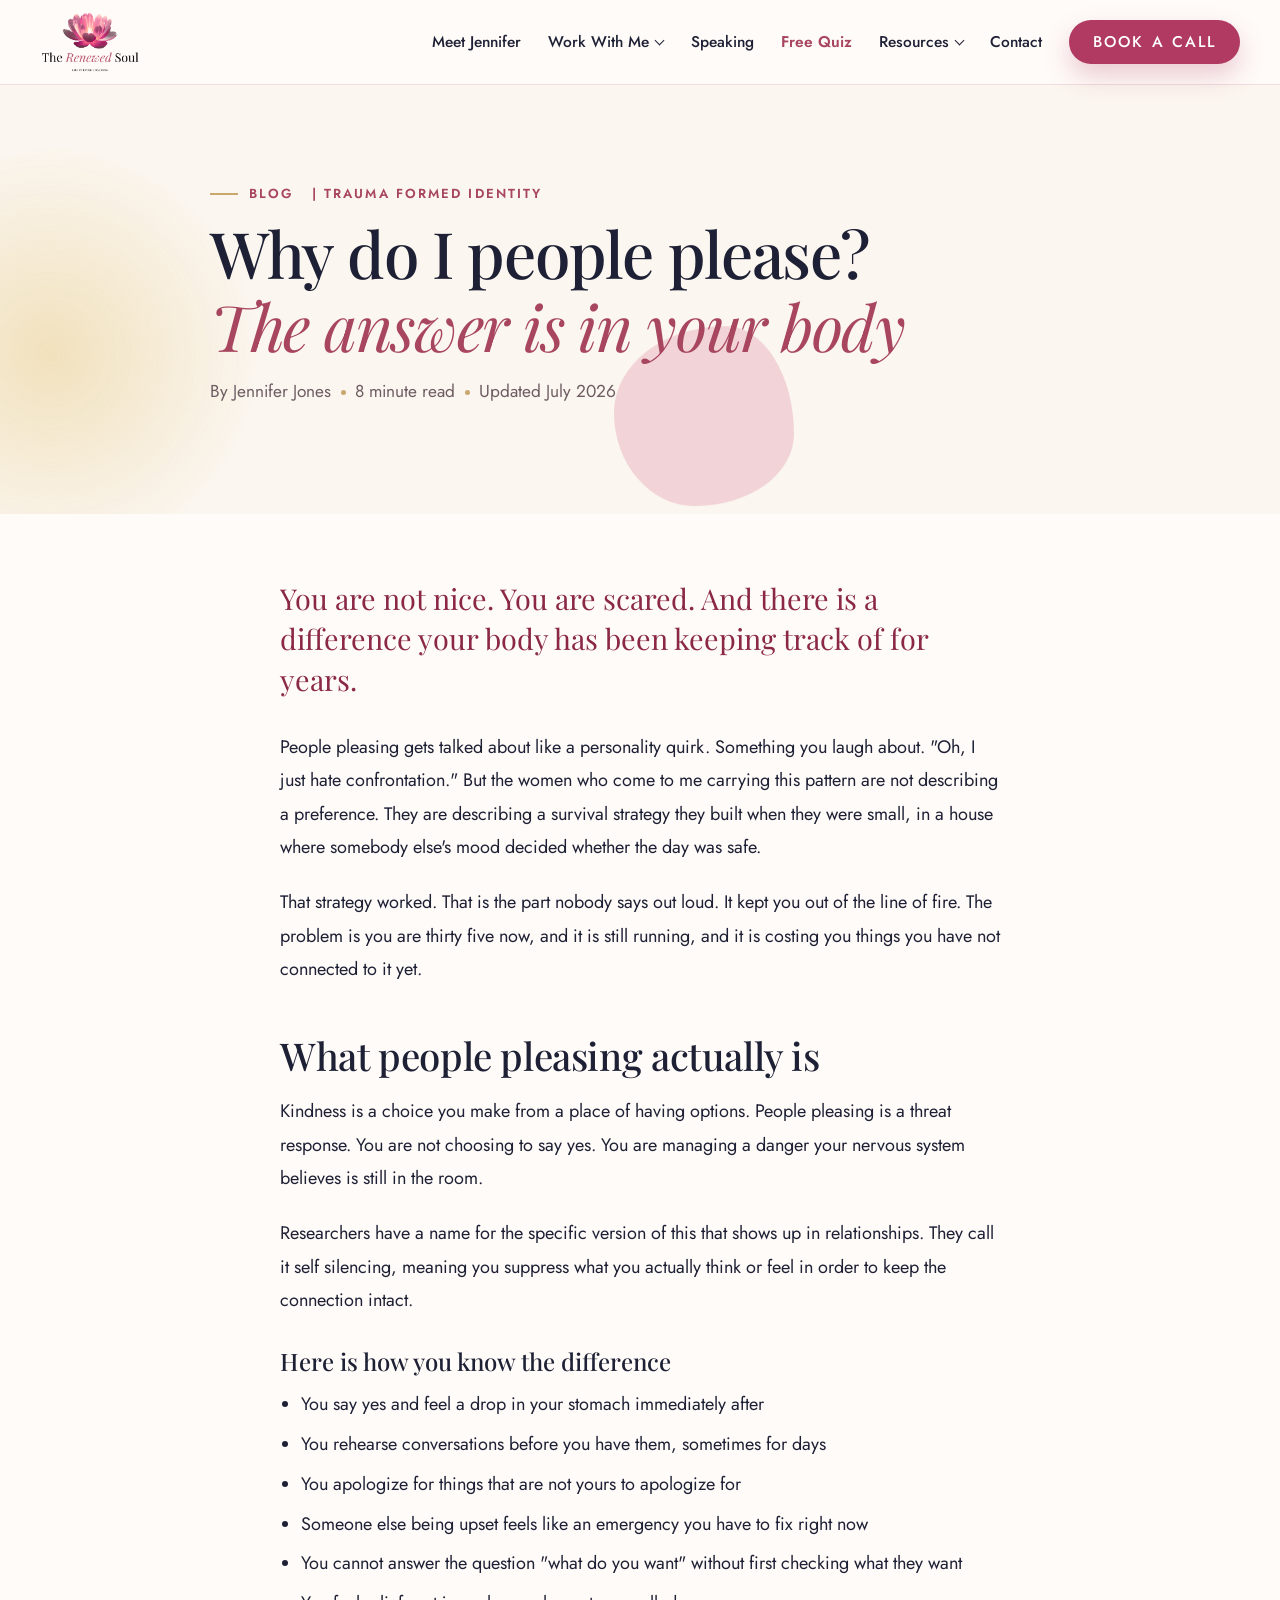
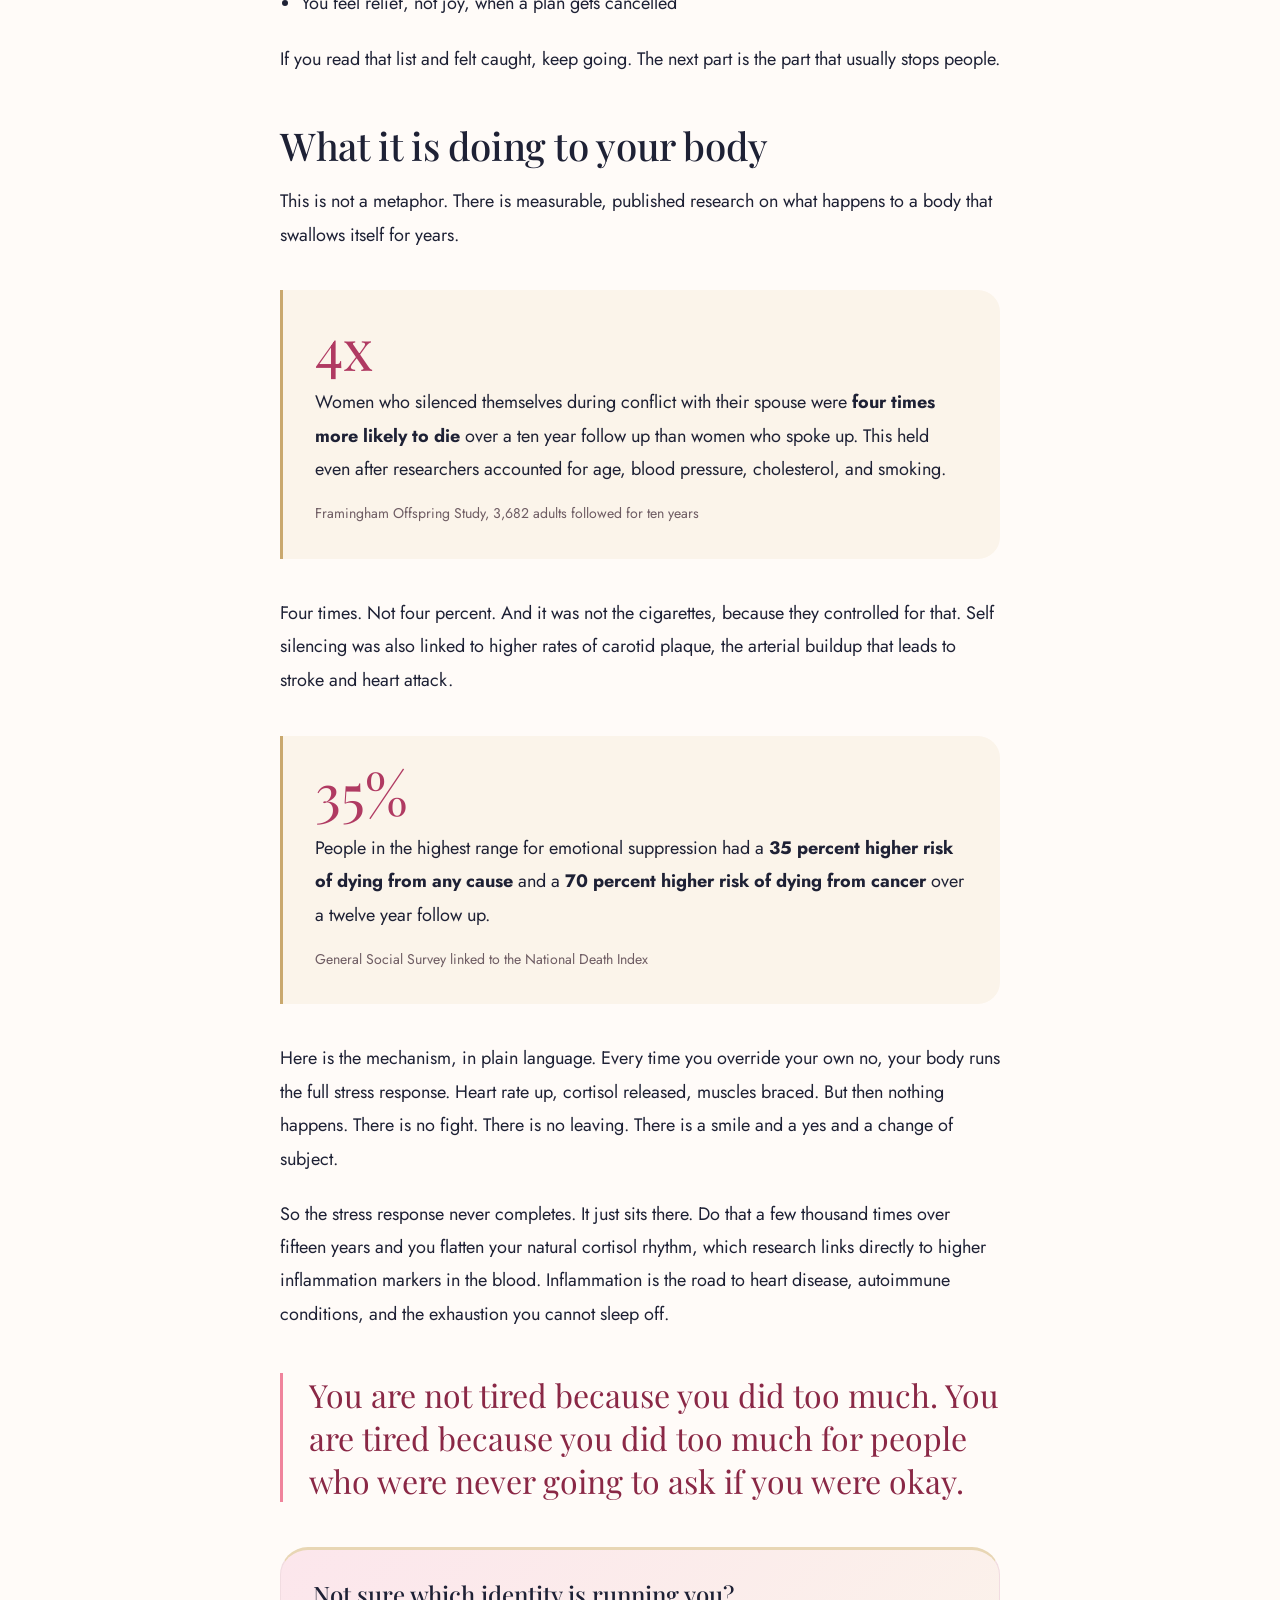
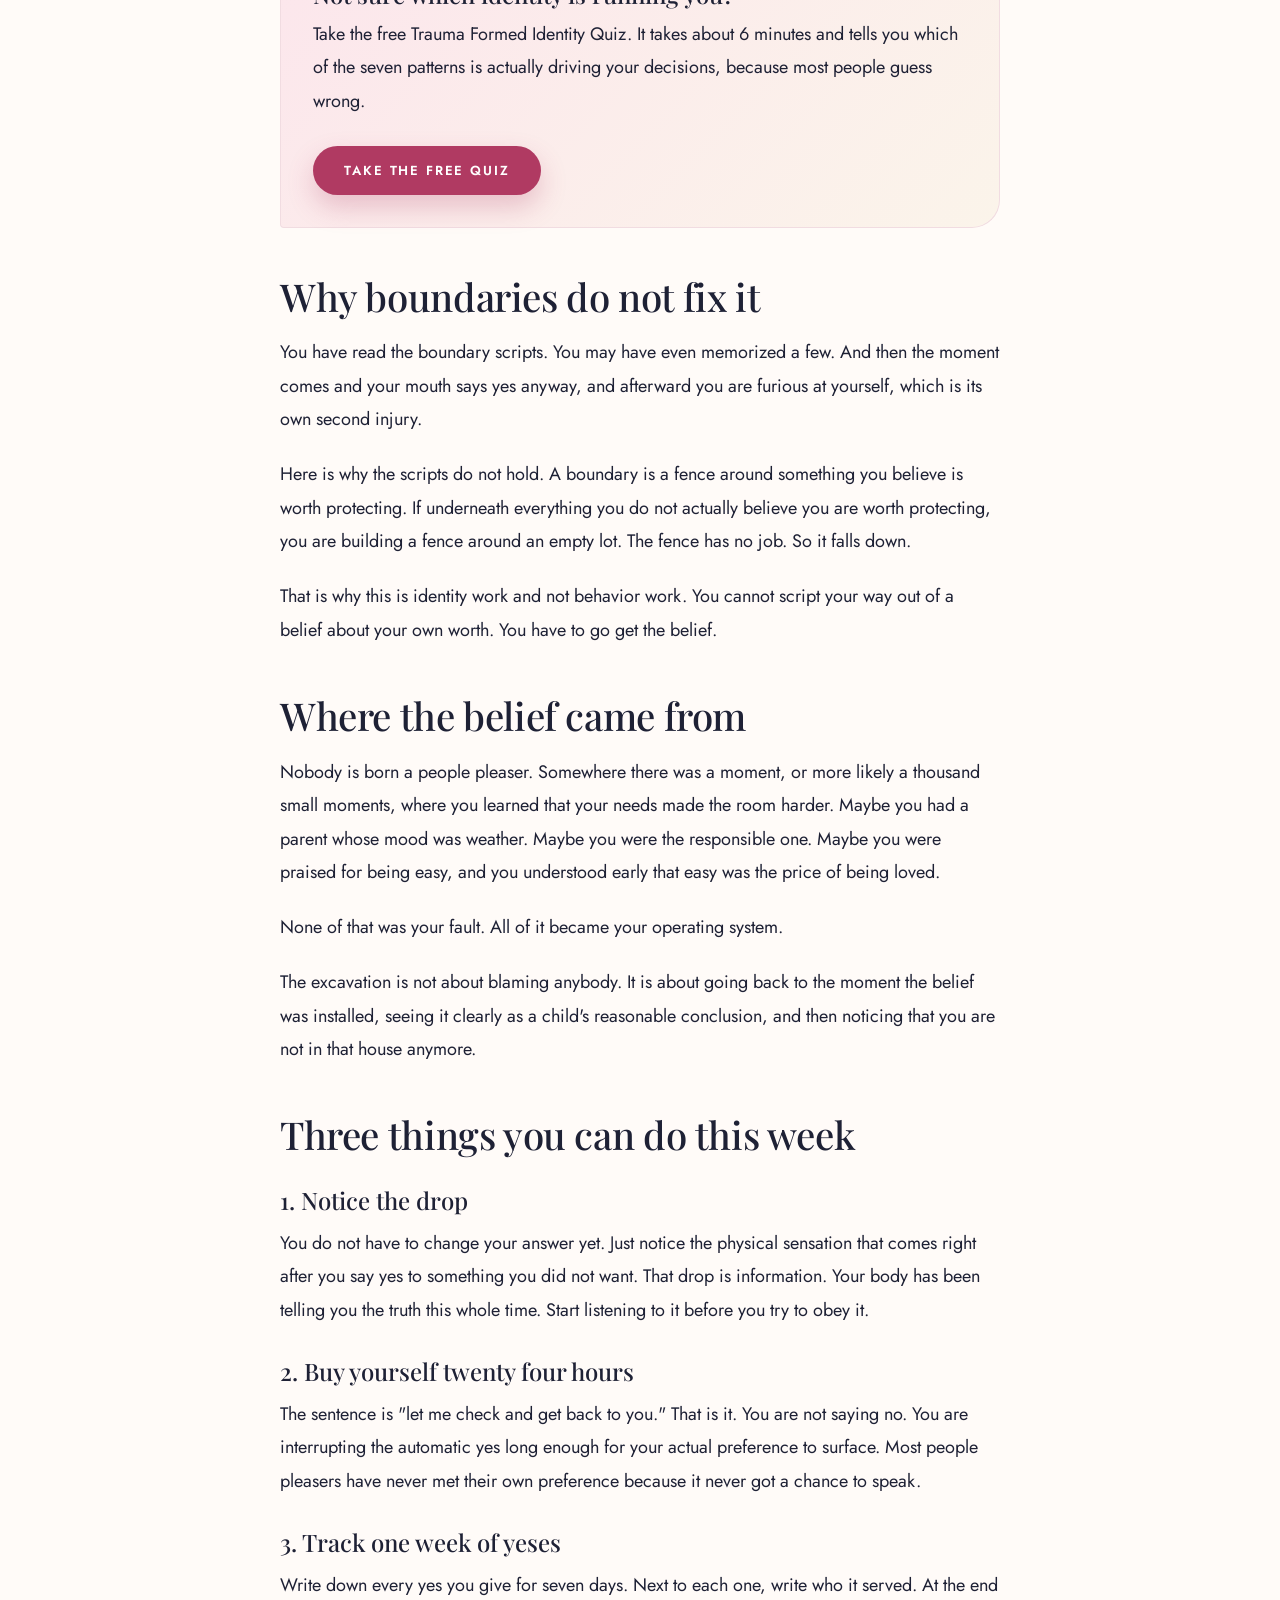
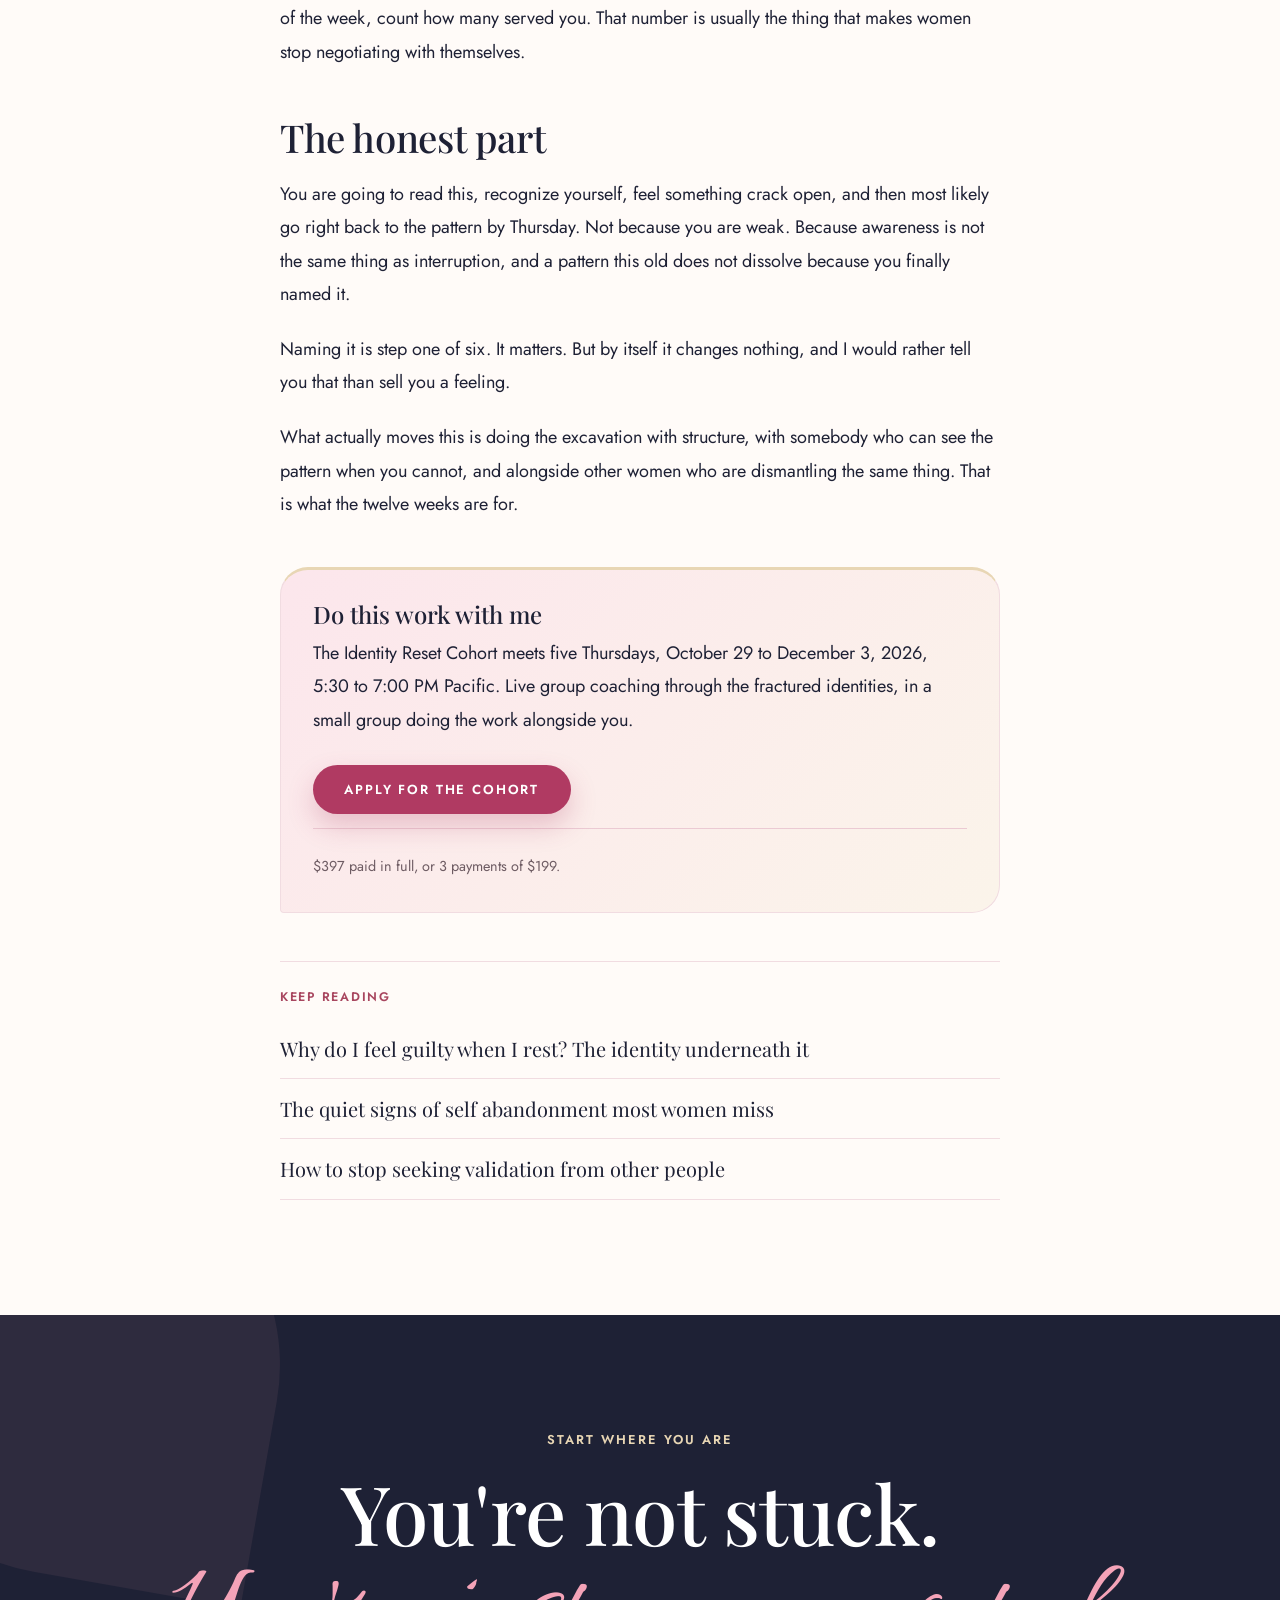
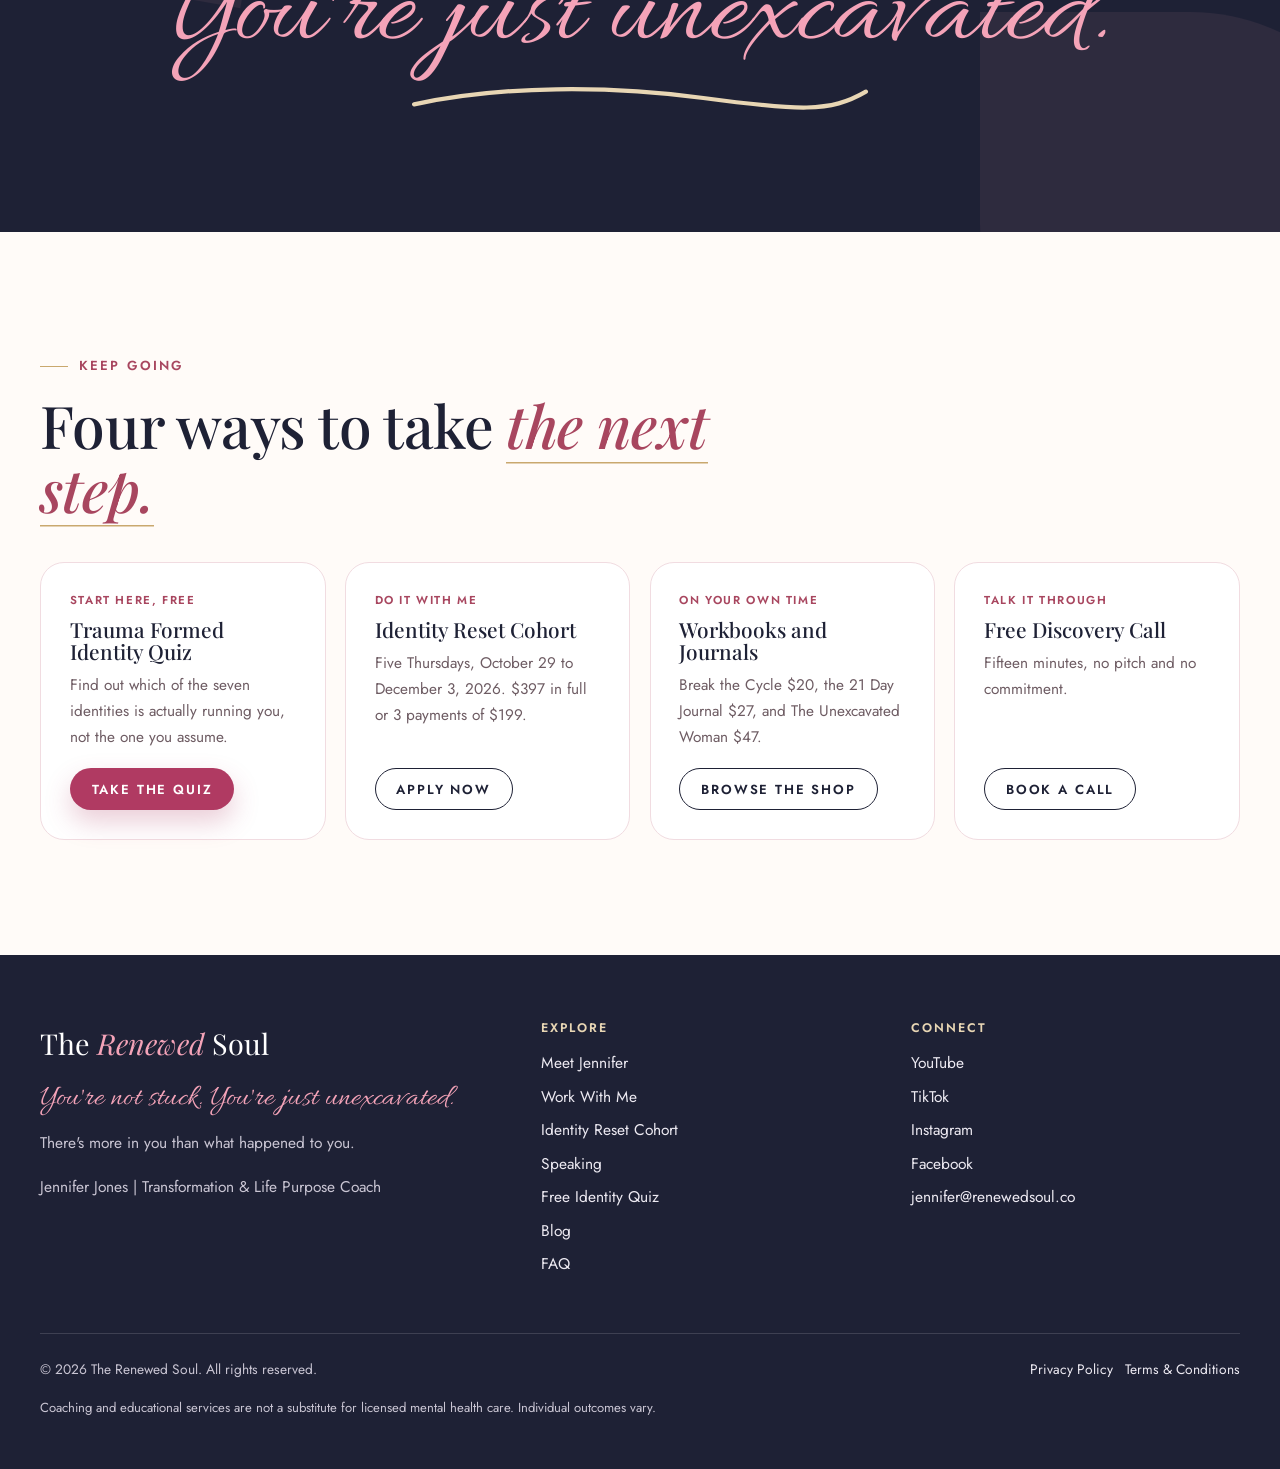
<file: why-do-i-people-please.html>
<!DOCTYPE html>
<html lang="en">
<head>
<meta charset="UTF-8">
<meta name="viewport" content="width=device-width, initial-scale=1.0">
<meta name="description" content="People pleasing is a survival response, not kindness. What self silencing does to your health, why boundary scripts fail, and what breaks the pattern.">

<meta name="author" content="Jennifer Jones">
<meta name="robots" content="index, follow, max-snippet:-1, max-image-preview:large">
<link rel="canonical" href="https://renewedsoul.co/why-do-i-people-please.html">
<meta property="og:site_name" content="Renewed Soul Coaching">
<meta property="og:title" content="Why Do I People Please? | Renewed Soul Coaching">
<meta property="og:description" content="People pleasing is a survival response, not kindness. What self silencing does to your health, why boundary scripts fail, and what breaks the pattern.">
<meta property="og:url" content="https://renewedsoul.co/why-do-i-people-please.html">
<meta property="og:type" content="article">
<meta property="og:image" content="https://renewedsoul.co/logo.png">
<meta name="twitter:card" content="summary_large_image">
<meta name="twitter:title" content="Why Do I People Please? | Renewed Soul Coaching">
<meta name="twitter:description" content="People pleasing is a survival response, not kindness. What self silencing does to your health, why boundary scripts fail, and what breaks the pattern.">
<meta name="twitter:image" content="https://renewedsoul.co/logo.png">
<title>Why Do I People Please? | Renewed Soul Coaching</title>



<script type="application/ld+json">{"@context": "https://schema.org", "@type": "BlogPosting", "headline": "Why do I people please? The answer is in your body", "description": "People pleasing is not kindness, it is a survival response. Here is the research on what self silencing does to your health, why boundary scripts fail, and what actually breaks the pattern.", "image": "https://renewedsoul.co/logo.png", "author": {"@type": "Person", "name": "Jennifer Jones", "url": "https://renewedsoul.co/"}, "publisher": {"@type": "Organization", "name": "Renewed Soul Coaching", "logo": {"@type": "ImageObject", "url": "https://renewedsoul.co/logo.png"}, "alternateName": ["The Renewed Soul", "Renewed Soul"]}, "datePublished": "2026-07-30", "dateModified": "2026-07-30", "mainEntityOfPage": {"@type": "WebPage", "@id": "https://renewedsoul.co/why-do-i-people-please.html"}, "wordCount": 1600, "articleSection": "Trauma Formed Identity"}</script>


<meta property="og:image:alt" content="The Renewed Soul logo">
<meta name="twitter:image:alt" content="The Renewed Soul logo">
<link rel="apple-touch-icon" href="logo.png">
<script type="application/ld+json">{"@context": "https://schema.org", "@type": "BreadcrumbList", "itemListElement": [{"@type": "ListItem", "position": 1, "name": "Home", "item": "https://renewedsoul.co/"}, {"@type": "ListItem", "position": 2, "name": "Blog", "item": "https://renewedsoul.co/blog.html"}, {"@type": "ListItem", "position": 3, "name": "Why Do I People Please? The Trauma Behind It", "item": "https://renewedsoul.co/why-do-i-people-please.html"}]}</script>
<script>document.documentElement.classList.add("js")</script>
<link rel="preconnect" href="https://fonts.googleapis.com"><link rel="preconnect" href="https://fonts.gstatic.com" crossorigin>
<link href="https://fonts.googleapis.com/css2?family=Playfair+Display:ital,wght@0,400..800;1,400..700&family=Jost:wght@400;500;600&family=Allura&display=swap" rel="stylesheet">
<link rel="stylesheet" href="styles.css?v=20261023a">
</head>
<body data-page="why-do-i-people-please.html">
<a class="skip" href="#main">Skip to main content</a>
<header>
  <div class="wrap head">
    <a class="brand" href="index.html" aria-label="The Renewed Soul home"><img src="logo-header.png" alt="The Renewed Soul, Life Purpose Coaching"></a>
    <button class="menu" aria-expanded="false" aria-controls="mainnav">Menu</button>
    <nav class="main" id="mainnav" aria-label="Main">
      <a href="about.html">Meet Jennifer</a>
      <div class="dd"><a href="services.html">Work With Me</a>
        <ul><li><a href="services.html#signature">Private Coaching</a></li><li><a href="services.html#cohort">Identity Reset Cohort</a></li><li><a href="services.html#roadmap">Purpose Roadmapping</a></li><li><a href="services.html#vision">Vision Activation</a></li></ul></div>
      <a href="speaking.html">Speaking</a>
      <a class="quiz-link" href="quiz.html">Free Quiz</a>
      <div class="dd"><a href="index.html#resources">Resources</a>
        <ul><li><a href="#youtube" data-yt-open>Videos</a></li><li><a href="blog.html">Blog</a></li><li><a href="services.html#digital">Workbooks and Journals</a></li><li><a href="faq.html">FAQ</a></li></ul></div>
      <a href="index.html#contact">Contact</a>
      <a class="btn btn-rose" href="https://calendly.com/jennifer-renewedsoul/15min">Book a Call</a>
    </nav>
  </div>
</header>
<main id="main">

<section class="page-hero hero article-hero">
  <div class="blob a parallax" data-speed="0.18"></div><div class="blob b parallax" data-speed="-0.12"></div>
  <div class="wrap" style="max-width:860px">
    <p class="kicker"><a href="blog.html" style="color:inherit;text-decoration:none">Blog</a>&nbsp;|&nbsp;Trauma Formed Identity</p>
    <h1>Why do I people please? <em>The answer is in your body</em></h1>
    <p class="post-meta">By Jennifer Jones <span class="sep"></span> 8 minute read <span class="sep"></span> Updated July 2026</p>
  </div>
</section>
<section class="article-wrap">
  <article class="article">

<p class="lede">You are not nice. You are scared. And there is a difference your body has been keeping track of for years.</p>

<p>People pleasing gets talked about like a personality quirk. Something you laugh about. "Oh, I just hate confrontation." But the women who come to me carrying this pattern are not describing a preference. They are describing a survival strategy they built when they were small, in a house where somebody else's mood decided whether the day was safe.</p>

<p>That strategy worked. That is the part nobody says out loud. It kept you out of the line of fire. The problem is you are thirty five now, and it is still running, and it is costing you things you have not connected to it yet.</p>

<h2>What people pleasing actually is</h2>

<p>Kindness is a choice you make from a place of having options. People pleasing is a threat response. You are not choosing to say yes. You are managing a danger your nervous system believes is still in the room.</p>

<p>Researchers have a name for the specific version of this that shows up in relationships. They call it self silencing, meaning you suppress what you actually think or feel in order to keep the connection intact.</p>

<h3>Here is how you know the difference</h3>

<ul>
  <li>You say yes and feel a drop in your stomach immediately after</li>
  <li>You rehearse conversations before you have them, sometimes for days</li>
  <li>You apologize for things that are not yours to apologize for</li>
  <li>Someone else being upset feels like an emergency you have to fix right now</li>
  <li>You cannot answer the question "what do you want" without first checking what they want</li>
  <li>You feel relief, not joy, when a plan gets cancelled</li>
</ul>

<p>If you read that list and felt caught, keep going. The next part is the part that usually stops people.</p>

<h2>What it is doing to your body</h2>

<p>This is not a metaphor. There is measurable, published research on what happens to a body that swallows itself for years.</p>

<div class="stat">
  <span class="big">4x</span>
  <p>Women who silenced themselves during conflict with their spouse were <strong>four times more likely to die</strong> over a ten year follow up than women who spoke up. This held even after researchers accounted for age, blood pressure, cholesterol, and smoking.</p>
  <cite>Framingham Offspring Study, 3,682 adults followed for ten years</cite>
</div>

<p>Four times. Not four percent. And it was not the cigarettes, because they controlled for that. Self silencing was also linked to higher rates of carotid plaque, the arterial buildup that leads to stroke and heart attack.</p>

<div class="stat">
  <span class="big">35%</span>
  <p>People in the highest range for emotional suppression had a <strong>35 percent higher risk of dying from any cause</strong> and a <strong>70 percent higher risk of dying from cancer</strong> over a twelve year follow up.</p>
  <cite>General Social Survey linked to the National Death Index</cite>
</div>

<p>Here is the mechanism, in plain language. Every time you override your own no, your body runs the full stress response. Heart rate up, cortisol released, muscles braced. But then nothing happens. There is no fight. There is no leaving. There is a smile and a yes and a change of subject.</p>

<p>So the stress response never completes. It just sits there. Do that a few thousand times over fifteen years and you flatten your natural cortisol rhythm, which research links directly to higher inflammation markers in the blood. Inflammation is the road to heart disease, autoimmune conditions, and the exhaustion you cannot sleep off.</p>

<div class="pull">
  <p>You are not tired because you did too much. You are tired because you did too much for people who were never going to ask if you were okay.</p>
</div>


<div class="midcta">
  <h3>Not sure which identity is running you?</h3>
  <p>Take the free Trauma Formed Identity Quiz. It takes about 6 minutes and tells you which of the seven patterns is actually driving your decisions, because most people guess wrong.</p>
  <a href="quiz.html" class="btn btn-rose">Take the free quiz</a>
</div>


<h2>Why boundaries do not fix it</h2>

<p>You have read the boundary scripts. You may have even memorized a few. And then the moment comes and your mouth says yes anyway, and afterward you are furious at yourself, which is its own second injury.</p>

<p>Here is why the scripts do not hold. A boundary is a fence around something you believe is worth protecting. If underneath everything you do not actually believe you are worth protecting, you are building a fence around an empty lot. The fence has no job. So it falls down.</p>

<p>That is why this is identity work and not behavior work. You cannot script your way out of a belief about your own worth. You have to go get the belief.</p>

<h2>Where the belief came from</h2>

<p>Nobody is born a people pleaser. Somewhere there was a moment, or more likely a thousand small moments, where you learned that your needs made the room harder. Maybe you had a parent whose mood was weather. Maybe you were the responsible one. Maybe you were praised for being easy, and you understood early that easy was the price of being loved.</p>

<p>None of that was your fault. All of it became your operating system.</p>

<p>The excavation is not about blaming anybody. It is about going back to the moment the belief was installed, seeing it clearly as a child's reasonable conclusion, and then noticing that you are not in that house anymore.</p>

<h2>Three things you can do this week</h2>

<h3>1. Notice the drop</h3>
<p>You do not have to change your answer yet. Just notice the physical sensation that comes right after you say yes to something you did not want. That drop is information. Your body has been telling you the truth this whole time. Start listening to it before you try to obey it.</p>

<h3>2. Buy yourself twenty four hours</h3>
<p>The sentence is "let me check and get back to you." That is it. You are not saying no. You are interrupting the automatic yes long enough for your actual preference to surface. Most people pleasers have never met their own preference because it never got a chance to speak.</p>

<h3>3. Track one week of yeses</h3>
<p>Write down every yes you give for seven days. Next to each one, write who it served. At the end of the week, count how many served you. That number is usually the thing that makes women stop negotiating with themselves.</p>

<h2>The honest part</h2>

<p>You are going to read this, recognize yourself, feel something crack open, and then most likely go right back to the pattern by Thursday. Not because you are weak. Because awareness is not the same thing as interruption, and a pattern this old does not dissolve because you finally named it.</p>

<p>Naming it is step one of six. It matters. But by itself it changes nothing, and I would rather tell you that than sell you a feeling.</p>

<p>What actually moves this is doing the excavation with structure, with somebody who can see the pattern when you cannot, and alongside other women who are dismantling the same thing. That is what the twelve weeks are for.</p>


<div class="midcta"><h3>Do this work with me</h3><p>The Identity Reset Cohort meets five Thursdays, October 29 to December 3, 2026, 5:30 to 7:00 PM Pacific. Live group coaching through the fractured identities, in a small group doing the work alongside you.</p><a href="https://forms.gle/mDTVDYQPwBwB2Vpw5" class="btn btn-rose">Apply for the cohort</a><p class="fine">$397 paid in full, or 3 payments of $199.</p></div>


<div class="related">
  <h3>Keep reading</h3>
      <a href="why-do-i-feel-guilty-when-i-rest.html">Why do I feel guilty when I rest? The identity underneath it</a>
      <a href="signs-of-self-abandonment.html">The quiet signs of self abandonment most women miss</a>
      <a href="how-to-stop-seeking-validation.html">How to stop seeking validation from other people</a>
</div>

</article>
</section>
<section class="signature"><div class="wrap"><h2><span class="tag-small">Start where you are</span>You're not stuck. <em class="script">You're just unexcavated.<svg class="swash" viewBox="0 0 220 18" aria-hidden="true" focusable="false"><path d="M3 12 C 45 3, 95 3, 140 9 S 200 16, 217 6" fill="none" stroke="currentColor" stroke-width="2" stroke-linecap="round"/></svg></em></h2></div></section>
<section>
  <div class="wrap">
    <div style="max-width:720px;margin-bottom:2.6rem"><p class="kicker">Keep going</p><h2>Four ways to take <em>the next step.</em></h2></div>
    <div class="ways4">
      <div><span class="k">Start here, free</span><h3>Trauma Formed Identity Quiz</h3><p>Find out which of the seven identities is actually running you, not the one you assume.</p><a class="btn btn-rose" href="quiz.html">Take the quiz</a></div>
      <div><span class="k">Do it with me</span><h3>Identity Reset Cohort</h3><p>Five Thursdays, October 29 to December 3, 2026. $397 in full or 3 payments of $199.</p><a class="btn btn-line" href="https://forms.gle/mDTVDYQPwBwB2Vpw5">Apply now</a></div>
      <div><span class="k">On your own time</span><h3>Workbooks and Journals</h3><p>Break the Cycle $20, the 21 Day Journal $27, and The Unexcavated Woman $47.</p><a class="btn btn-line" href="services.html#digital">Browse the shop</a></div>
      <div><span class="k">Talk it through</span><h3>Free Discovery Call</h3><p>Fifteen minutes, no pitch and no commitment.</p><a class="btn btn-line" href="https://calendly.com/jennifer-renewedsoul/15min">Book a call</a></div>
    </div>
  </div>
</section>
</main>
<footer>
  <div class="wrap">
    <div class="foot">
      <div><div class="name">The <em>Renewed</em> Soul</div><p class="tagline">You're not stuck. You're just unexcavated.</p><p>There's more in you than what happened to you.</p><p>Jennifer Jones | Transformation &amp; Life Purpose Coach</p></div>
      <div><h2 class="fh">Explore</h2><ul><li><a href="about.html">Meet Jennifer</a></li><li><a href="services.html">Work With Me</a></li><li><a href="services.html#cohort">Identity Reset Cohort</a></li><li><a href="speaking.html">Speaking</a></li><li><a href="quiz.html">Free Identity Quiz</a></li><li><a href="blog.html">Blog</a></li><li><a href="faq.html">FAQ</a></li></ul></div>
      <div><h2 class="fh">Connect</h2><ul><li><a href="https://www.youtube.com/channel/UCcUUK5c2Fx3Fn_vhpyp1Ylw">YouTube</a></li><li><a href="https://www.tiktok.com/@therenewedsoulcoach">TikTok</a></li><li><a href="https://www.instagram.com/therenewedsoulcoaching">Instagram</a></li><li><a href="https://www.facebook.com/renewedsoulcoaching">Facebook</a></li><li><a href="mailto:jennifer@renewedsoul.co">jennifer@renewedsoul.co</a></li></ul></div>
    </div>
    <div class="fine"><span>&copy; 2026 The Renewed Soul. All rights reserved.</span><span><a href="privacy.html">Privacy Policy</a> &nbsp; <a href="terms.html">Terms &amp; Conditions</a></span></div>
    <p style="font-size:.82rem;margin-top:1rem;color:#9F8B93">Coaching and educational services are not a substitute for licensed mental health care. Individual outcomes vary.</p>
  </div>
</footer>

<dialog class="promo" id="promo" aria-labelledby="promo-t">
  <button class="x" aria-label="Close" data-close>&times;</button>
  <div class="promo-grid">
    <img src="images/popup.jpg" width="900" height="900" alt="Jennifer Jones smiling in a black turtleneck">
    <div class="promo-body">
      <p class="kicker">The Identity Reset Cohort</p>
      <h2 id="promo-t">Ready to rediscover <em>who you are?</em></h2>
      <p>Five weeks of guided group coaching to recognize old identity patterns, reconnect with your voice, and move forward with greater clarity.</p>
      <div class="promo-meta">
        <span><strong>Thursdays, October 29 to December 3, 2026</strong></span>
        <span>5:30 to 7:00 PM Pacific (8:30 PM Eastern)</span>
        <span>No class Thursday, November 26, for Thanksgiving</span>
        <span>Special pay in full rate: <strong>$397</strong></span>
      </div>
      <a class="btn btn-rose" href="https://forms.gle/mDTVDYQPwBwB2Vpw5" data-applied>Apply for the cohort</a>
      <button class="later" data-close>Maybe later</button>
      <p class="promo-note">Applications are reviewed before enrollment.</p>
    </div>
  </div>
</dialog>

<dialog class="ytpop" id="youtube" aria-labelledby="yt-t">
  <button class="x" aria-label="Close" data-close>&times;</button>
  <div class="yt-top"><img src="logo.png" alt=""><h2 id="yt-t">The Renewed Soul on YouTube</h2><p>@RenewedSoulCoaching</p></div>
  <ul class="yt-list">
    <li><a href="https://www.youtube.com/@RenewedSoulCoaching/videos"><span class="pl"><svg viewBox="0 0 24 24"><path d="M6 4l14 8-14 8z"/></svg></span><div><strong>What Are the 7 Fractured Identities?</strong><span>Two part teaching on breaking toxic cycles</span></div></a></li>
    <li><a href="https://www.youtube.com/@RenewedSoulCoaching/videos"><span class="pl"><svg viewBox="0 0 24 24"><path d="M6 4l14 8-14 8z"/></svg></span><div><strong>The People Pleaser Identity</strong><span>Two part series on what people pleasing is doing to you</span></div></a></li>
    <li><a href="https://www.youtube.com/@RenewedSoulCoaching/videos"><span class="pl"><svg viewBox="0 0 24 24"><path d="M6 4l14 8-14 8z"/></svg></span><div><strong>Performance Identity</strong><span>Why success never feels like enough</span></div></a></li>
  </ul>
  <div class="yt-actions"><a class="btn btn-rose" href="https://www.youtube.com/@RenewedSoulCoaching?sub_confirmation=1">Subscribe</a><a class="btn btn-line" href="https://www.youtube.com/@RenewedSoulCoaching/videos">Watch all videos</a></div>
</dialog>

<script>
/* ===== Settings ===== */
const POPUP_DELAY_SECONDS = 10;
const POPUP_UNTIL = "2026-12-03";   /* the pop-up stops showing after this date */
const FORM_ENDPOINT = "https://formsubmit.co/ajax/jennifer@renewedsoul.co";   /* form messages are delivered to this inbox */
/* YouTube: paste a video ID (the letters after watch?v=) into any data-yt="" and it plays right on the page */
/* ==================== */
(function(){
  const d=document, reduce=matchMedia('(prefers-reduced-motion: reduce)').matches;
  try{history.scrollRestoration='manual'}catch(e){}
  const land=()=>{const h=location.hash&&d.getElementById(location.hash.slice(1));if(h)h.scrollIntoView({behavior:'instant'});else scrollTo({top:0,behavior:'instant'})};
  land();addEventListener('load',()=>{land();setTimeout(land,350)});
  requestAnimationFrame(()=>d.body.classList.add('loaded'));
  const mb=d.querySelector('.menu'),nav=d.getElementById('mainnav');
  mb.addEventListener('click',()=>{const o=nav.classList.toggle('open');mb.setAttribute('aria-expanded',o);mb.textContent=o?'Close':'Menu'});
  nav.querySelectorAll('a').forEach(a=>a.addEventListener('click',()=>{nav.classList.remove('open');mb.textContent='Menu';mb.setAttribute('aria-expanded','false')}));
  addEventListener('keydown',e=>{if(e.key==='Escape'&&nav.classList.contains('open')){nav.classList.remove('open');mb.textContent='Menu';mb.setAttribute('aria-expanded','false');mb.focus()}});
  const io=new IntersectionObserver(es=>es.forEach(e=>{if(e.isIntersecting){e.target.classList.add('in');io.unobserve(e.target)}}),{threshold:.12,rootMargin:'0px 0px -6% 0px'});
  d.querySelectorAll('[data-reveal]').forEach(el=>{el.style.transitionDelay=(el.dataset.delay||0)+'ms';io.observe(el)});
  d.querySelectorAll('[data-yt]').forEach(v=>{const id=v.dataset.yt;if(!id)return;v.addEventListener('click',e=>{e.preventDefault();const f=v.querySelector('.frame')||v;f.insertAdjacentHTML('beforeend','<iframe src="https://www.youtube-nocookie.com/embed/'+id+'?autoplay=1" allow="autoplay; encrypted-media" allowfullscreen title="Video"></iframe>')})});
  const brand=d.querySelector('.brand');
  brand.addEventListener('click',e=>{if(d.body.dataset.page==='index.html'){e.preventDefault();scrollTo({top:0,behavior:reduce?'auto':'smooth'})}});
  const yt=d.getElementById('youtube');
  d.querySelectorAll('[data-yt-open]').forEach(a=>a.addEventListener('click',e=>{e.preventDefault();nav.classList.remove('open');yt.showModal()}));
  yt.querySelector('[data-close]').addEventListener('click',()=>yt.close());
  yt.addEventListener('click',e=>{if(e.target===yt)yt.close()});
  /* cohort pop-up */
  const promo=d.getElementById('promo');
  const store=(k,v)=>{try{return v===undefined?localStorage.getItem(k):localStorage.setItem(k,v)}catch(e){return null}};
  const dismiss=()=>{promo.close();store('rs_cohort_seen',Date.now())};
  promo.querySelectorAll('[data-close]').forEach(b=>b.addEventListener('click',dismiss));
  promo.addEventListener('cancel',()=>store('rs_cohort_seen',Date.now()));
  promo.addEventListener('click',e=>{if(e.target===promo)dismiss()});
  promo.querySelector('[data-applied]').addEventListener('click',()=>store('rs_cohort_seen',Date.now()));
  let seen=null;try{seen=sessionStorage.getItem('rs_cohort_session')}catch(e){}
  const live=new Date()<=new Date(POPUP_UNTIL+'T23:59:59')&&d.body.dataset.page!=='approved.html';
  if(live&&!seen){let shown=false;const show=()=>{if(shown||d.querySelector('dialog[open]'))return;shown=true;try{sessionStorage.setItem('rs_cohort_session','1')}catch(e){}promo.showModal()};setTimeout(show,POPUP_DELAY_SECONDS*1000)}
  if(reduce)return;
  const par=[...d.querySelectorAll('[data-speed]')];
  function tick(){const vh=innerHeight;par.forEach(el=>{const r=el.parentElement.getBoundingClientRect();const c=r.top+r.height/2-vh/2;const s=parseFloat(el.dataset.speed);el.style.transform='translate3d(0,'+(c*s).toFixed(1)+'px,0)'+(el.dataset.scale?' scale('+el.dataset.scale+')':'')});requestAnimationFrame(tick)}
  requestAnimationFrame(tick);
})();
async function sendForm(f,subject){
  const box=f.querySelector('.formmsg');
  box.classList.remove('show');
  const missing=[...f.querySelectorAll('[required]')].filter(i=>!i.value.trim());
  if(missing.length){box.textContent='Please fill in your name, email, and the other required fields so Jennifer can reply.';box.classList.add('show');missing[0].focus();return}
  const btn=f.querySelector('button[type=submit]');const label=btn.textContent;btn.disabled=true;btn.textContent='Sending...';
  const data=Object.fromEntries(new FormData(f));data._subject=subject+': '+(data['Name']||'');if(String(data['Interested in']||'').indexOf('Visionaire')===0){data._cc='jennifer@visionaireconsultinggroup.com';data._subject='Visionaire Consulting Group inquiry: '+(data['Name']||'')}data._template='table';data._captcha='false';
  const done=()=>{const t=document.createElement('div');t.className='thanks';t.setAttribute('role','status');t.setAttribute('tabindex','-1');
    t.innerHTML='<p class="kicker">Message received</p><h3>Thank you, '+(data['Name']||'friend').replace(/[<>&]/g,'')+'!</h3><p>Your message was sent to Jennifer, and she will reply personally within 48 hours. Check your inbox (and your spam folder) for her reply.</p><p><a class="btn btn-rose" href="https://calendly.com/jennifer-renewedsoul/15min">Book a free discovery call</a></p>';
    f.replaceWith(t);t.focus({preventScroll:true})};
  if(FORM_ENDPOINT==='PREVIEW'){setTimeout(done,600);return}
  try{const r=await fetch(FORM_ENDPOINT,{method:'POST',headers:{'Content-Type':'application/json',Accept:'application/json'},body:JSON.stringify(data)});if(!r.ok)throw 0;done()}
  catch(_){btn.disabled=false;btn.textContent=label;
    const body=Object.entries(data).filter(([k])=>!k.startsWith('_')).map(([k,v])=>k+': '+v).join(String.fromCharCode(10));
    box.innerHTML='That did not go through. <a href="mailto:jennifer@renewedsoul.co?subject='+encodeURIComponent(subject)+'&body='+encodeURIComponent(body)+'">Send it by email instead</a>, or write to jennifer@renewedsoul.co.';box.classList.add('show')}
}
</script>
</body>
</html>
</file>
<file: styles.css>
:root{
  --rose:#B4546C;      /* "Renewed" in the logo */
  --rose-dk:#963F57;
  --petal:#F0849C;     /* lotus petal */
  --petal-lt:#FCDDE3;
  --plum:#783C54;      /* deep lotus */
  --ink:#1E1619;
  --ivory:#FFFBF8;
  --blush:#FDF1F3;
  --line:#F1DCE1;
  --muted:#6E5C63;
  --serif:"Playfair Display", Georgia, "Times New Roman", serif;
  --sans:"Jost", "Avenir Next", "Helvetica Neue", Arial, sans-serif;
}
*{box-sizing:border-box}
:root{padding-top:env(safe-area-inset-top,0px);padding-bottom:env(safe-area-inset-bottom,0px)}
html{scroll-behavior:smooth;scroll-padding-top:calc(90px + env(safe-area-inset-top,0px))}
body{margin:0;background:var(--ivory);color:var(--ink);font:400 1.08rem/1.7 var(--sans);-webkit-font-smoothing:antialiased}
img{max-width:100%;display:block}
a{color:var(--rose)}
:focus-visible{outline:3px solid var(--petal);outline-offset:3px}
.wrap{width:min(1200px,100% - 2.5rem);margin-inline:auto}
.skip{position:absolute;left:-9999px}.skip:focus{left:1rem;top:1rem;z-index:99;background:#fff;padding:.6rem 1rem}
h1,h2,h3{font-family:var(--serif);font-weight:500;line-height:1.08;margin:0;color:var(--ink)}
h2{font-size:clamp(2.2rem,4.6vw,3.8rem);letter-spacing:-.01em}
h3{font-size:1.5rem}
em{font-style:italic;color:var(--rose)}
p{margin:0 0 1.1rem}
.kicker{font:600 .82rem/1.4 var(--sans);letter-spacing:.16em;text-transform:uppercase;color:var(--rose);margin-bottom:1.1rem}
.lede{font-size:1.2rem;color:var(--muted);max-width:56ch}
section{padding:clamp(4.5rem,9vw,8rem) 0}

.btn{display:inline-flex;align-items:center;justify-content:center;padding:1.05rem 1.9rem;border-radius:999px;font:600 .82rem/1 var(--sans);letter-spacing:.14em;text-transform:uppercase;text-decoration:none;border:1.5px solid transparent;cursor:pointer;transition:transform .2s,background .2s,color .2s,box-shadow .2s}
.btn:hover{transform:translateY(-2px)}
.btn-rose{background:var(--rose);color:#fff;box-shadow:0 10px 24px rgba(180,84,108,.28)}
.btn-rose:hover{background:var(--rose-dk)}
.btn-line{border-color:var(--ink);color:var(--ink)}
.btn-line:hover{background:var(--ink);color:#fff}
.btn-white{background:#fff;color:var(--rose)}
.btn-white-line{border-color:#fff;color:#fff}
.btn-white-line:hover{background:#fff;color:var(--rose)}

/* header */
header{position:sticky;top:0;z-index:40;background:rgba(255,251,248,.92);backdrop-filter:blur(12px);border-bottom:1px solid var(--line)}
.head{display:flex;align-items:center;justify-content:space-between;min-height:84px;gap:1rem}
.brand img{height:62px;width:auto}
nav.main{display:flex;align-items:center;gap:1.7rem}
nav.main a{color:var(--ink);text-decoration:none;font-size:.97rem;font-weight:500}
nav.main a:hover{color:var(--rose)}
nav.main .btn{color:#fff;padding:.85rem 1.4rem}
.menu{display:none;background:none;border:1.5px solid var(--ink);border-radius:999px;padding:.55rem 1.1rem;font:600 .8rem var(--sans);letter-spacing:.12em;text-transform:uppercase;cursor:pointer}
@media(max-width:1020px){
  .menu{display:block}
  nav.main{display:none;position:absolute;top:100%;left:0;right:0;flex-direction:column;align-items:stretch;gap:0;background:var(--ivory);padding:.5rem 1.25rem 1.5rem;border-bottom:1px solid var(--line)}
  nav.main.open{display:flex}
  nav.main a{padding:.95rem 0;border-bottom:1px solid var(--line)}
  nav.main .btn{margin-top:1rem;border:0}
}

/* hero */
.hero{padding:clamp(2.5rem,6vw,5rem) 0 clamp(4rem,8vw,6rem);position:relative;overflow:hidden}
.hero-grid{display:grid;grid-template-columns:1.1fr .9fr;gap:clamp(2rem,5vw,5rem);align-items:center}
.hero h1{font-size:clamp(3.2rem,7.6vw,6.6rem);line-height:.98;letter-spacing:-.02em}
.hero h1 em{display:block;font-weight:400;margin-top:.15em}
.hero .lede{margin:1.8rem 0 2.4rem}
.ctas{display:flex;flex-wrap:wrap;gap:1rem}
.petal-frame{position:relative;justify-self:center;width:min(500px,100%)}
.petal-frame::before{content:"";position:absolute;inset:-6% -8% 8% 10%;background:radial-gradient(circle at 30% 30%,var(--petal),var(--rose) 70%);border-radius:62% 38% 55% 45% / 48% 60% 40% 52%;opacity:.9;transform:rotate(-8deg);z-index:0}
.petal-frame img{position:relative;z-index:1;border-radius:50% 50% 46% 46% / 42% 42% 58% 58%;aspect-ratio:1/1.12;object-fit:cover;object-position:center 22%;box-shadow:0 30px 60px rgba(120,60,84,.25)}
.hero-note{position:absolute;z-index:2;right:-1rem;bottom:2.5rem;background:#fff;border-radius:18px;padding:1rem 1.25rem;box-shadow:0 18px 40px rgba(30,22,25,.14);max-width:230px;font-family:var(--serif);font-style:italic;font-size:1.08rem;line-height:1.35}
.hero-note small{display:block;font:600 .72rem var(--sans);letter-spacing:.14em;text-transform:uppercase;color:var(--rose);font-style:normal;margin-top:.5rem}
@media(max-width:880px){.hero-grid{grid-template-columns:1fr}.petal-frame{order:-1;width:min(340px,86%);margin-bottom:1.5rem}.hero-note{right:-.5rem;bottom:-1.75rem;font-size:.95rem;max-width:200px}}

/* connection */
.connect{background:var(--blush)}
.connect-grid{display:grid;grid-template-columns:1fr 1fr;gap:clamp(2rem,6vw,6rem);align-items:start}
.connect p{font-size:1.15rem}
.connect .big{font-family:var(--serif);font-size:1.6rem;line-height:1.35;color:var(--plum);margin:1.5rem 0}
@media(max-width:820px){.connect-grid{grid-template-columns:1fr}}

/* four areas */
.areas-head{text-align:center;max-width:760px;margin:0 auto 3.5rem}
.areas{display:grid;grid-template-columns:repeat(4,1fr);gap:1.25rem}
.area{background:#fff;border:1px solid var(--line);border-radius:28px 28px 28px 4px;padding:2.2rem 1.7rem;position:relative;overflow:hidden;transition:transform .25s,box-shadow .25s,border-color .25s}
.area:hover{transform:translateY(-6px);box-shadow:0 22px 44px rgba(180,84,108,.14);border-color:var(--petal)}
.area .petal{width:46px;height:46px;border-radius:0 50% 0 50%;margin-bottom:1.4rem}
.area:nth-child(1) .petal{background:var(--petal-lt)}
.area:nth-child(2) .petal{background:var(--petal)}
.area:nth-child(3) .petal{background:var(--rose)}
.area:nth-child(4) .petal{background:var(--plum)}
.area h3{font-size:1.35rem;margin-bottom:.8rem}
.area p{color:var(--muted);font-size:1rem;margin:0}
@media(max-width:1000px){.areas{grid-template-columns:repeat(2,1fr)}}
@media(max-width:560px){.areas{grid-template-columns:1fr}}

/* meet */
.meet-grid{display:grid;grid-template-columns:.9fr 1.1fr;gap:clamp(2rem,6vw,6rem);align-items:center}
.meet-photo{position:relative}
.meet-photo img{border-radius:240px 240px 24px 24px;aspect-ratio:4/5;object-fit:cover;object-position:center 30%}
.meet-photo::after{content:"";position:absolute;width:42%;aspect-ratio:1;right:-6%;bottom:-6%;background:var(--petal-lt);border-radius:50% 0 50% 0;z-index:-1}
.meet h2{margin-bottom:1.6rem}
.meet .closing{font-family:var(--serif);font-size:1.35rem;color:var(--plum);line-height:1.4}
@media(max-width:820px){.meet-grid{grid-template-columns:1fr}.meet-photo{max-width:420px}}

/* ways to work */
.ways{background:var(--blush)}
.ways-head{display:flex;justify-content:space-between;align-items:end;gap:2rem;flex-wrap:wrap;margin-bottom:3rem}
.cards{display:grid;grid-template-columns:repeat(4,1fr);gap:1.25rem}
.card{background:#fff;border-radius:24px;overflow:hidden;display:flex;flex-direction:column;transition:transform .25s,box-shadow .25s;text-decoration:none;color:inherit}
.card:hover{transform:translateY(-6px);box-shadow:0 24px 48px rgba(120,60,84,.16)}
.card .ph{aspect-ratio:1/1;overflow:hidden}
.card .ph img{width:100%;height:100%;object-fit:cover;transition:transform .5s}
.card:hover .ph img{transform:scale(1.05)}
.card .body{padding:1.6rem 1.5rem 1.8rem;display:flex;flex-direction:column;flex:1}
.card h3{font-size:1.3rem;margin-bottom:.7rem}
.card p{color:var(--muted);font-size:.98rem}
.card .go{margin-top:auto;font:600 .76rem var(--sans);letter-spacing:.14em;text-transform:uppercase;color:var(--rose);border-bottom:1.5px solid var(--petal);align-self:flex-start;padding-bottom:3px}
.card.cohort{background:var(--plum);color:#fff}
.card.cohort h3{color:#fff}.card.cohort p{color:#F4DCE4}.card.cohort .go{color:#fff;border-color:var(--petal)}
.badge{display:inline-block;background:var(--petal);color:var(--ink);font:600 .7rem var(--sans);letter-spacing:.12em;text-transform:uppercase;border-radius:999px;padding:.35rem .75rem;margin-bottom:.9rem;align-self:flex-start}
@media(max-width:1060px){.cards{grid-template-columns:repeat(2,1fr)}}
@media(max-width:560px){.cards{grid-template-columns:1fr}}

/* signature */
.signature{background:linear-gradient(135deg,var(--rose) 0%,var(--plum) 100%);color:#fff;text-align:center;position:relative;overflow:hidden}
.signature::before,.signature::after{content:"";position:absolute;width:420px;height:420px;border-radius:0 50% 0 50%;background:rgba(255,255,255,.07)}
.signature::before{left:-140px;top:-160px;transform:rotate(10deg)}
.signature::after{right:-120px;bottom:-200px}
.signature h2{color:#fff;font-size:clamp(2.6rem,6.4vw,5.4rem);position:relative}
.signature h2 em{color:var(--petal-lt);display:block;font-weight:400}

/* speaking */
.speak{padding:0;position:relative;color:#fff;background:var(--ink)}
.speak img{width:100%;height:clamp(640px,60vw,780px);object-fit:cover;object-position:60% 30%;opacity:.78}
.speak .over{position:absolute;inset:0;display:flex;align-items:flex-end;background:linear-gradient(90deg,rgba(30,22,25,.82) 0%,rgba(30,22,25,.35) 55%,rgba(30,22,25,0) 80%)}
.speak .over .wrap{padding-bottom:clamp(2.5rem,6vw,5rem)}
.speak h2{color:#fff;max-width:22ch;font-size:clamp(2.1rem,4vw,3.3rem)}
.speak h2 em{color:var(--petal)}
.speak p{max-width:48ch;color:#F3E6EA;font-size:1.12rem;margin:1.4rem 0 2rem}
@media(max-width:700px){.speak .over{background:linear-gradient(0deg,rgba(30,22,25,.9) 30%,rgba(30,22,25,.2) 100%)}}

/* vision */
.vision-grid{display:grid;grid-template-columns:1fr 1fr;gap:clamp(2rem,6vw,6rem);align-items:center}
.vision-photos{position:relative;padding-bottom:18%}
.vision-photos .a{border-radius:24px;width:78%;aspect-ratio:4/5;object-fit:cover}
.vision-photos .b{position:absolute;right:0;bottom:0;width:52%;border-radius:20px;border:8px solid var(--ivory);box-shadow:0 20px 40px rgba(30,22,25,.15)}
.vision h2{margin-bottom:1.5rem}
@media(max-width:820px){.vision-grid{grid-template-columns:1fr}}

/* teachings */
.teach{background:var(--blush)}
.teach-grid{display:grid;grid-template-columns:.8fr 1.2fr;gap:clamp(2rem,6vw,5rem);align-items:center}
.teach-photo img{border-radius:50%;aspect-ratio:1;object-fit:cover;border:10px solid #fff;box-shadow:0 24px 50px rgba(120,60,84,.18)}
.teach .ctas{margin-top:2rem}
@media(max-width:820px){.teach-grid{grid-template-columns:1fr}.teach-photo{max-width:320px}}

/* stories */
.stories h2{text-align:center;max-width:18ch;margin:0 auto 3.5rem}
.quotes{display:grid;grid-template-columns:repeat(2,1fr);gap:1.5rem}
.q{margin:0;background:#fff;border:1px solid var(--line);border-radius:28px 28px 28px 4px;padding:2.2rem}
.q blockquote{margin:0 0 1.4rem;font-family:var(--serif);font-size:1.18rem;line-height:1.55}
.q blockquote::before{content:"\201C";display:block;font-size:3.4rem;line-height:.6;color:var(--petal);margin-bottom:.4rem}
.q figcaption{font-weight:600}
.q figcaption span{display:block;font-weight:400;color:var(--muted);font-size:.92rem}
@media(max-width:760px){.quotes{grid-template-columns:1fr}}

/* resources */
.res{background:#fff;border-top:1px solid var(--line)}
.res-grid{display:grid;grid-template-columns:repeat(4,1fr);gap:1.25rem;margin-top:2.5rem}
.prod{border:1px solid var(--line);border-radius:22px;padding:1.4rem;display:flex;flex-direction:column;text-decoration:none;color:inherit;transition:border-color .2s,transform .2s}
.prod:hover{border-color:var(--petal);transform:translateY(-4px)}
.prod .cover{background:var(--blush);border-radius:14px;aspect-ratio:4/5;display:grid;place-items:center;margin-bottom:1.1rem;overflow:hidden}
.prod .cover img{max-height:88%;width:auto;box-shadow:0 10px 24px rgba(0,0,0,.18)}
.prod .cover.free{background:linear-gradient(160deg,var(--petal-lt),var(--petal))}
.prod .cover.free span{font-family:var(--serif);font-size:1.5rem;text-align:center;padding:1rem;color:var(--plum);line-height:1.2}
.prod h3{font-size:1.15rem;margin-bottom:.35rem}
.prod .price{margin-top:auto;padding-top:.8rem;font-weight:600;color:var(--rose)}
@media(max-width:1000px){.res-grid{grid-template-columns:repeat(2,1fr)}}

/* final cta */
.final{background:var(--blush);padding-bottom:0;overflow:hidden}
.final-grid{display:grid;grid-template-columns:1.1fr .9fr;gap:2rem;align-items:end}
.final h2 em{display:block}
.final .txt{padding-bottom:clamp(4rem,8vw,7rem)}
.final img{width:100%;max-width:520px;justify-self:end;border-radius:260px 260px 0 0;aspect-ratio:1/1.05;object-fit:cover;object-position:20% 70%}
@media(max-width:820px){.final-grid{grid-template-columns:1fr}.final .txt{padding-bottom:1rem}.final img{justify-self:center;max-width:360px}}

/* contact */
.contact{background:var(--ink);color:#EBDCE1}
.contact h2{color:#fff}
.contact-grid{display:grid;grid-template-columns:.9fr 1.1fr;gap:clamp(2rem,6vw,6rem)}
form{display:grid;gap:1rem}
label{display:block;font-size:.92rem;font-weight:500;margin-bottom:.35rem;color:#fff}
input,select,textarea{width:100%;font:inherit;color:#fff;background:rgba(255,255,255,.06);border:1px solid rgba(255,255,255,.22);border-radius:14px;padding:.9rem 1rem}
select option{color:var(--ink)}
textarea{min-height:130px;resize:vertical}
.row2{display:grid;grid-template-columns:1fr 1fr;gap:1rem}
.formmsg{display:none;border-radius:12px;padding:.9rem 1rem;background:rgba(240,132,156,.15);border:1px solid var(--petal)}
.formmsg.show{display:block}
@media(max-width:820px){.contact-grid,.row2{grid-template-columns:1fr}}

footer{background:#140E10;color:#CDBBC2;padding:4rem 0 2rem;font-size:.97rem}
.foot{display:grid;grid-template-columns:1.4fr 1fr 1fr;gap:2.5rem}
.foot .name{font-family:var(--serif);font-size:1.8rem;color:#fff}
.foot .name em{color:var(--petal)}
footer a{color:#EBDCE1;text-decoration:none}footer a:hover{color:var(--petal)}
footer ul{list-style:none;padding:0;margin:0}footer li{margin:.45rem 0}
footer h4{margin:0 0 .8rem;font:600 .78rem var(--sans);letter-spacing:.16em;text-transform:uppercase;color:var(--petal)}
.fine{margin-top:3rem;padding-top:1.5rem;border-top:1px solid rgba(255,255,255,.1);font-size:.86rem;display:flex;flex-wrap:wrap;gap:1rem;justify-content:space-between}
@media(max-width:760px){.foot{grid-template-columns:1fr}}

/* cohort pop-up */
dialog.promo{border:0;padding:0;border-radius:28px;width:min(880px,calc(100% - 2rem));max-height:calc(100% - 2rem);overflow:auto;background:var(--ivory);color:var(--ink);box-shadow:0 40px 80px rgba(30,22,25,.35)}
dialog.promo::backdrop{background:rgba(30,22,25,.55);backdrop-filter:blur(3px)}
.promo-grid{display:grid;grid-template-columns:.95fr 1.05fr}
.promo-grid img{width:100%;height:100%;object-fit:cover;min-height:100%}
.promo-body{padding:2.6rem 2.4rem}
.promo-body h2{font-size:clamp(2rem,4vw,2.9rem);margin-bottom:1rem}
.promo-body .prog{font-family:var(--serif);font-style:italic;font-size:1.4rem;color:var(--rose);margin-bottom:.6rem}
.promo-body p{color:var(--muted)}
.promo-meta{border-top:1px solid var(--line);border-bottom:1px solid var(--line);padding:1rem 0;margin:1.4rem 0 1.6rem;display:grid;gap:.25rem}
.promo-meta strong{color:var(--ink)}
.promo-body .btn{width:100%}
.later{display:block;margin:1rem auto 0;background:none;border:0;color:var(--muted);text-decoration:underline;font:inherit;cursor:pointer}
.promo-note{text-align:center;font-size:.85rem;color:var(--muted);margin:.8rem 0 0}
.x{position:absolute;top:.9rem;right:.9rem;width:44px;height:44px;border-radius:50%;border:0;background:#fff;color:var(--ink);font-size:1.5rem;cursor:pointer;box-shadow:0 6px 16px rgba(0,0,0,.12);z-index:2}
@media(max-width:700px){.promo-grid{grid-template-columns:1fr}.promo-grid img{max-height:260px;object-position:center 25%}.promo-body{padding:1.8rem 1.5rem}}

@media(prefers-reduced-motion:reduce){*{transition:none!important;scroll-behavior:auto!important}}

/* ===== additions: nav dropdowns ===== */
nav.main .dd{position:relative}
nav.main .dd > a::after{content:"";display:inline-block;width:6px;height:6px;border-right:1.5px solid currentColor;border-bottom:1.5px solid currentColor;transform:rotate(45deg);margin:0 0 3px 7px}
nav.main .dd ul{position:absolute;top:calc(100% + 10px);left:-1rem;min-width:240px;list-style:none;margin:0;padding:.6rem;background:#fff;border:1px solid var(--line);border-radius:18px;box-shadow:0 22px 44px rgba(120,60,84,.14);opacity:0;visibility:hidden;transform:translateY(6px);transition:.2s}
nav.main .dd:hover ul,nav.main .dd:focus-within ul{opacity:1;visibility:visible;transform:none}
nav.main .dd ul a{display:block;padding:.6rem .85rem;border-radius:10px}
nav.main .dd ul a:hover{background:var(--blush)}
nav.main a[aria-current="page"]{color:var(--rose)}
nav.main .quiz-link{color:var(--rose);font-weight:600}
@media(max-width:1020px){
  nav.main .dd{width:100%}
  nav.main .dd > a::after{display:none}
  nav.main .dd ul{position:static;opacity:1;visibility:visible;transform:none;box-shadow:none;border:0;padding:0 0 0 1rem;background:none;min-width:0}
  nav.main .dd ul a{border-bottom:0;padding:.5rem 0;color:var(--muted)}
}

/* ===== motion ===== */
[data-reveal]{opacity:0;transform:translateY(46px);transition:opacity .9s cubic-bezier(.2,.7,.2,1),transform 1s cubic-bezier(.2,.7,.2,1)}
[data-reveal="left"]{transform:translateX(-70px)}
[data-reveal="right"]{transform:translateX(70px)}
[data-reveal="zoom"]{transform:scale(.9)}
[data-reveal].in{opacity:1;transform:none}
.hero h1,.hero .lede,.hero .ctas,.hero .kicker{opacity:0;transform:translateY(30px);transition:1s cubic-bezier(.2,.7,.2,1)}
.loaded .hero h1,.loaded .hero .lede,.loaded .hero .ctas,.loaded .hero .kicker{opacity:1;transform:none}
.loaded .hero h1{transition-delay:.1s}.loaded .hero .lede{transition-delay:.3s}.loaded .hero .ctas{transition-delay:.45s}
.petal-frame{opacity:0;transform:translateX(60px) rotate(2deg);transition:1.2s cubic-bezier(.2,.7,.2,1) .2s}
.loaded .petal-frame{opacity:1;transform:none}
.parallax{will-change:transform}
.speak img{transform:scale(1.15);transform-origin:center}
.hero .blob{position:absolute;border-radius:62% 38% 55% 45% / 48% 60% 40% 52%;pointer-events:none;z-index:0}
.hero .blob.a{width:420px;height:420px;left:-160px;top:20%;background:var(--petal-lt);opacity:.7}
.hero .blob.b{width:180px;height:180px;right:38%;bottom:6%;background:var(--petal);opacity:.25}
.hero .wrap{position:relative;z-index:1}

/* ===== quiz band ===== */
.quiz-band{background:linear-gradient(120deg,var(--petal-lt) 0%,#FDE9EE 50%,var(--blush) 100%);overflow:hidden}
.quiz-grid{display:grid;grid-template-columns:1.1fr .9fr;gap:clamp(2rem,5vw,4rem);align-items:center}
.quiz-card{background:#fff;border-radius:28px 28px 28px 4px;padding:2.2rem;box-shadow:0 30px 60px rgba(120,60,84,.15)}
.quiz-card ol{margin:0 0 1.6rem;padding-left:1.2rem}
.quiz-card li{margin:.45rem 0}
.quiz-card .btn{width:100%}
.quiz-card small{display:block;text-align:center;color:var(--muted);margin-top:.8rem}
.qtags{display:flex;flex-wrap:wrap;gap:.5rem;margin-top:1.6rem}
.qtags span{background:#fff;border:1px solid var(--line);border-radius:999px;padding:.4rem .9rem;font-size:.92rem;color:var(--plum)}
@media(max-width:860px){.quiz-grid{grid-template-columns:1fr}}

/* ===== sliding video reel ===== */
.reel{overflow:hidden;margin-top:3rem;-webkit-mask-image:linear-gradient(90deg,transparent,#000 6%,#000 94%,transparent);mask-image:linear-gradient(90deg,transparent,#000 6%,#000 94%,transparent)}
.reel-track{display:flex;gap:1.5rem;width:max-content;animation:reel 46s linear infinite}
.reel:hover .reel-track{animation-play-state:paused}
@keyframes reel{to{transform:translateX(-50%)}}
.vcard{flex:0 0 340px;text-decoration:none;color:inherit}
.vcard .frame{position:relative;aspect-ratio:16/10;border-radius:22px;overflow:hidden;display:grid;place-items:center;background:linear-gradient(135deg,var(--petal) 0%,var(--rose) 60%,var(--plum) 100%)}
.vcard:nth-child(3n+2) .frame{background:linear-gradient(135deg,var(--plum) 0%,var(--rose) 100%)}
.vcard:nth-child(3n) .frame{background:linear-gradient(135deg,var(--petal-lt) 0%,var(--petal) 100%)}
.vcard .t{position:absolute;left:1.2rem;right:1.2rem;bottom:1rem;font-family:var(--serif);font-style:italic;font-size:1.45rem;line-height:1.15;color:#fff}
.vcard:nth-child(3n) .t{color:var(--plum)}
.vcard .play{width:62px;height:62px;border-radius:50%;background:rgba(255,255,255,.95);display:grid;place-items:center;transition:transform .3s}
.vcard:hover .play{transform:scale(1.12)}
.vcard .play svg{width:20px;height:20px;fill:var(--rose);margin-left:4px}
.vcard h3{font-size:1.15rem;margin:.9rem 0 .2rem}
.vcard p{margin:0;color:var(--muted);font-size:.95rem}
.feature-video{position:relative;border-radius:28px;overflow:hidden;aspect-ratio:16/9;background:linear-gradient(135deg,var(--rose),var(--plum));display:grid;place-items:center;text-decoration:none;box-shadow:0 30px 60px rgba(120,60,84,.25)}
.feature-video .play{width:96px;height:96px;border-radius:50%;background:#fff;display:grid;place-items:center;box-shadow:0 0 0 14px rgba(255,255,255,.18);transition:box-shadow .4s}
.feature-video:hover .play{box-shadow:0 0 0 24px rgba(255,255,255,.12)}
.feature-video .play svg{width:30px;height:30px;fill:var(--rose);margin-left:6px}
.feature-video .cap{position:absolute;left:2rem;bottom:1.6rem;right:2rem;color:#fff;font-family:var(--serif);font-size:clamp(1.4rem,2.6vw,2.2rem);line-height:1.2}
.feature-video iframe,.vcard iframe{position:absolute;inset:0;width:100%;height:100%;border:0}
.watch-grid{display:grid;grid-template-columns:1.25fr .75fr;gap:clamp(2rem,4vw,3.5rem);align-items:center}
@media(max-width:860px){.watch-grid{grid-template-columns:1fr}}

/* ===== inner pages ===== */
.page-hero{padding:clamp(3rem,7vw,6rem) 0;position:relative;overflow:hidden}
.page-hero .grid{display:grid;grid-template-columns:1.1fr .9fr;gap:clamp(2rem,5vw,5rem);align-items:center}
.page-hero h1{font-size:clamp(2.8rem,6vw,5.2rem);line-height:1;letter-spacing:-.02em}
.page-hero h1 em{display:block}
.page-hero .lede{margin-top:1.6rem}
.arch{position:relative;justify-self:center;width:min(440px,100%)}
.arch::before{content:"";position:absolute;inset:-5% -6% 6% 8%;background:radial-gradient(circle at 30% 30%,var(--petal),var(--rose) 70%);border-radius:62% 38% 55% 45% / 48% 60% 40% 52%;transform:rotate(-8deg)}
.arch img{position:relative;border-radius:240px 240px 24px 24px;aspect-ratio:4/5;object-fit:cover;object-position:center 25%;box-shadow:0 30px 60px rgba(120,60,84,.25)}
.wide-photo{border-radius:28px;overflow:hidden;box-shadow:0 30px 60px rgba(120,60,84,.25)}
.wide-photo img{width:100%;aspect-ratio:4/3;object-fit:cover;object-position:55% 30%}
@media(max-width:860px){.page-hero .grid{grid-template-columns:1fr}.arch{width:min(340px,86%)}}
.tint{background:var(--blush)}
.two{display:grid;grid-template-columns:.9fr 1.1fr;gap:clamp(2rem,6vw,6rem);align-items:start}
@media(max-width:820px){.two{grid-template-columns:1fr}}
.pull{font-family:var(--serif);font-size:clamp(1.5rem,2.6vw,2.1rem);line-height:1.35;color:var(--plum);border-left:3px solid var(--petal);padding-left:1.4rem;margin:2.4rem 0}
.packs{display:grid;grid-template-columns:repeat(2,1fr);gap:1.4rem}
.pack{background:#fff;border:1px solid var(--line);border-radius:28px 28px 28px 4px;padding:2.2rem;display:flex;flex-direction:column;transition:transform .25s,box-shadow .25s,border-color .25s}
.pack:hover{transform:translateY(-6px);box-shadow:0 22px 44px rgba(180,84,108,.14);border-color:var(--petal)}
.pack .meta{font:600 .74rem var(--sans);letter-spacing:.14em;text-transform:uppercase;color:var(--muted)}
.pack h3{margin:.5rem 0 .2rem}
.pack .price{font-family:var(--serif);font-size:2.1rem;color:var(--rose);margin-bottom:.8rem}
.pack p{color:var(--muted)}
.pack .incl{color:var(--ink);font-size:.95rem;border-top:1px solid var(--line);padding-top:1rem;margin-top:auto}
.pack .btn{align-self:flex-start;margin-top:1rem}
@media(max-width:820px){.packs{grid-template-columns:1fr}}
.cohort-band{background:linear-gradient(135deg,var(--rose) 0%,var(--plum) 100%);color:#fff;overflow:hidden}
.cohort-band h2,.cohort-band h3{color:#fff}.cohort-band h2 em{color:var(--petal-lt)}
.cohort-band .lede{color:#F6E1E8}
.dates{display:flex;flex-wrap:wrap;gap:.6rem;margin:1.2rem 0 1.8rem}
.dates span{background:rgba(255,255,255,.14);border:1px solid rgba(255,255,255,.3);border-radius:999px;padding:.45rem .95rem;font-size:.95rem}
.pp{display:grid;grid-template-columns:1fr 1fr;gap:1rem}
.pp > div{background:rgba(255,255,255,.1);border:1px solid rgba(255,255,255,.25);border-radius:22px;padding:1.6rem}
.pp .big{font-family:var(--serif);font-size:2.4rem;margin:.2rem 0}
.pp small{color:#F6E1E8}
.how{list-style:none;padding:0;margin:3rem 0 0;display:grid;grid-template-columns:repeat(4,1fr);gap:1.2rem;counter-reset:h}
.how li{counter-increment:h;background:rgba(255,255,255,.1);border-radius:20px;padding:1.5rem}
.how li::before{content:counter(h);display:grid;place-items:center;width:38px;height:38px;border-radius:50%;background:#fff;color:var(--rose);font-weight:700;margin-bottom:.8rem}
.how strong{display:block}.how span{color:#F6E1E8;font-size:.95rem}
@media(max-width:900px){.how{grid-template-columns:repeat(2,1fr)}}
@media(max-width:600px){.pp,.how{grid-template-columns:1fr}}
.fineprint{font-size:.92rem;color:#F6E1E8;margin-top:2rem;max-width:72ch}
.rows > div{display:grid;grid-template-columns:.8fr 1.2fr;gap:2rem;padding:1.8rem 0;border-top:1px solid var(--line)}
.rows > div:last-child{border-bottom:1px solid var(--line)}
.rows h3{font-size:1.6rem}.rows p{margin:0;color:var(--muted)}
@media(max-width:760px){.rows > div{grid-template-columns:1fr;gap:.5rem}}
.topic{display:grid;grid-template-columns:70px 1fr;gap:1.5rem;padding:1.8rem 0;border-top:1px solid var(--line)}
.topic:last-child{border-bottom:1px solid var(--line)}
.topic .n{font-family:var(--serif);font-size:2rem;color:var(--petal)}
.topic h3{font-size:1.6rem}.topic p{margin:.4rem 0 0;color:var(--muted)}
.chips{display:flex;flex-wrap:wrap;gap:.6rem;margin-top:1.5rem}
.chips span{background:#fff;border:1px solid var(--line);border-radius:999px;padding:.5rem 1rem}
.lightform{background:#fff;border-radius:28px;padding:clamp(1.6rem,4vw,2.6rem);box-shadow:0 30px 60px rgba(120,60,84,.14);display:grid;gap:1rem}
.lightform label{color:var(--ink)}
.lightform input,.lightform select,.lightform textarea{background:var(--ivory);color:var(--ink);border:1px solid var(--line)}
.lightform .formmsg{background:var(--blush);border-color:var(--petal)}
.ident{display:grid;grid-template-columns:repeat(4,1fr);gap:1rem;margin-top:2.5rem}
.ident div{background:#fff;border:1px solid var(--line);border-radius:22px 22px 22px 4px;padding:1.4rem}
.ident strong{display:block;font-family:var(--serif);font-weight:500;font-size:1.25rem;margin-bottom:.3rem}
.ident span{color:var(--muted);font-size:.95rem}
@media(max-width:900px){.ident{grid-template-columns:repeat(2,1fr)}}
.toast{position:fixed;left:50%;bottom:1.5rem;transform:translateX(-50%);background:var(--ink);color:#fff;padding:.8rem 1.2rem;border-radius:999px;z-index:99;opacity:0;transition:opacity .2s;pointer-events:none}
.toast.show{opacity:1}

@media(prefers-reduced-motion:reduce){
  [data-reveal],.hero h1,.hero .lede,.hero .ctas,.hero .kicker,.petal-frame{opacity:1!important;transform:none!important}
  .reel-track{animation:none}
  .parallax{transform:none!important}
}
.speak{overflow:hidden}

/* ===== round 6 ===== */
/* lighter footer */
footer{background:#F8E7EC;color:var(--muted)}
.foot .name{color:var(--ink)}
.foot .name em{color:var(--rose)}
footer a{color:var(--ink)}footer a:hover{color:var(--rose)}
footer h4{color:var(--rose)}
.fine{border-top:1px solid #EBCAD3}
footer .tagline{font-family:var(--serif);font-style:italic;font-size:1.25rem;color:var(--plum);margin:.8rem 0}

/* photo free service cards */
.card .art{aspect-ratio:5/4;position:relative;overflow:hidden;display:flex;align-items:flex-end;padding:1.4rem 1.5rem;background:linear-gradient(150deg,var(--petal-lt) 0%,var(--petal) 100%)}
.card:nth-child(3) .art{background:linear-gradient(150deg,#FCEFF2 0%,var(--petal-lt) 60%,var(--petal) 100%)}
.card:nth-child(4) .art{background:linear-gradient(150deg,var(--petal) 0%,var(--rose) 100%)}
.card.cohort .art{background:linear-gradient(150deg,var(--rose) 0%,var(--plum) 100%)}
.card .art svg{position:absolute;right:-30px;top:-20px;width:190px;height:auto;fill:none;stroke:rgba(255,255,255,.75);stroke-width:1.1;transition:transform .8s cubic-bezier(.2,.7,.2,1)}
.card:hover .art svg{transform:rotate(-8deg) scale(1.08)}
.card .art .word{font-family:var(--serif);font-style:italic;font-size:2.4rem;line-height:1;color:#fff;position:relative;text-shadow:0 2px 14px rgba(120,60,84,.25)}
.card:nth-child(3) .art .word{color:var(--plum);text-shadow:none}
.card:nth-child(3) .art svg{stroke:rgba(180,84,108,.4)}

/* signature tagline */
.signature .tag-small{display:block;font:600 .8rem var(--sans);letter-spacing:.16em;text-transform:uppercase;color:var(--petal-lt);margin-bottom:1.2rem;position:relative}

/* youtube channel pop-up */
dialog.ytpop{border:0;padding:0;border-radius:28px;width:min(620px,calc(100% - 2rem));max-height:calc(100% - 2rem);overflow:auto;background:#fff;color:var(--ink);box-shadow:0 40px 80px rgba(30,22,25,.35)}
dialog.ytpop::backdrop{background:rgba(30,22,25,.55);backdrop-filter:blur(3px)}
.yt-top{background:linear-gradient(135deg,var(--petal-lt),var(--petal));padding:2rem 2rem 1.6rem;text-align:center}
.yt-top img{height:70px;width:auto;margin:0 auto .6rem}
.yt-top h2{font-size:1.9rem}
.yt-top p{margin:.3rem 0 0;color:var(--plum)}
.yt-list{list-style:none;margin:0;padding:1rem 2rem}
.yt-list li a{display:flex;gap:1rem;align-items:center;padding:1rem 0;border-bottom:1px solid var(--line);text-decoration:none;color:inherit}
.yt-list li:last-child a{border-bottom:0}
.yt-list .pl{flex:0 0 52px;height:52px;border-radius:14px;background:linear-gradient(135deg,var(--rose),var(--plum));display:grid;place-items:center}
.yt-list .pl svg{width:18px;height:18px;fill:#fff;margin-left:3px}
.yt-list strong{display:block;font-family:var(--serif);font-weight:500;font-size:1.12rem}
.yt-list span{color:var(--muted);font-size:.92rem}
.yt-list a:hover strong{color:var(--rose)}
.yt-actions{padding:0 2rem 2rem;display:flex;gap:.8rem;flex-wrap:wrap}
.yt-actions .btn{flex:1}

/* blog */
.posts{display:grid;grid-template-columns:repeat(2,1fr);gap:1.4rem}
.post{background:#fff;border:1px solid var(--line);border-radius:28px 28px 28px 4px;padding:2.2rem;text-decoration:none;color:inherit;display:flex;flex-direction:column;transition:transform .25s,box-shadow .25s,border-color .25s}
.post:hover{transform:translateY(-6px);box-shadow:0 22px 44px rgba(180,84,108,.14);border-color:var(--petal)}
.post .cat{font:600 .74rem var(--sans);letter-spacing:.14em;text-transform:uppercase;color:var(--rose)}
.post h3{font-size:1.65rem;margin:.7rem 0 .8rem}
.post p{color:var(--muted)}
.post .meta{margin-top:auto;display:flex;justify-content:space-between;font-size:.9rem;color:var(--muted);border-top:1px solid var(--line);padding-top:1rem}
.post .meta b{color:var(--rose);font-weight:600}
@media(max-width:760px){.posts{grid-template-columns:1fr}}
.ways4{display:grid;grid-template-columns:repeat(4,1fr);gap:1.2rem}
.ways4 > div{background:#fff;border:1px solid var(--line);border-radius:24px;padding:1.8rem;display:flex;flex-direction:column}
.ways4 .k{font:600 .72rem var(--sans);letter-spacing:.14em;text-transform:uppercase;color:var(--rose)}
.ways4 h3{font-size:1.3rem;margin:.6rem 0}
.ways4 p{color:var(--muted);font-size:.96rem}
.ways4 .btn{margin-top:auto;align-self:flex-start;padding:.85rem 1.3rem}
@media(max-width:1000px){.ways4{grid-template-columns:repeat(2,1fr)}}
@media(max-width:560px){.ways4{grid-template-columns:1fr}}

/* faq */
.faq-nav{display:flex;flex-wrap:wrap;gap:.6rem;margin-top:2rem}
.faq-nav a{background:#fff;border:1px solid var(--line);border-radius:999px;padding:.55rem 1.1rem;text-decoration:none;color:var(--ink);font-size:.95rem}
.faq-nav a:hover{border-color:var(--petal);color:var(--rose)}
.faq-group{display:grid;grid-template-columns:.8fr 1.2fr;gap:clamp(2rem,5vw,5rem);padding:clamp(3rem,6vw,4.5rem) 0;border-top:1px solid var(--line)}
.faq-group:first-child{border-top:0}
.faq-group .sticky{position:sticky;top:110px;align-self:start}
.faq-group details{background:#fff;border:1px solid var(--line);border-radius:20px;padding:1.2rem 1.4rem;margin-bottom:.8rem;transition:border-color .2s}
.faq-group details[open]{border-color:var(--petal)}
.faq-group summary{cursor:pointer;list-style:none;display:flex;justify-content:space-between;gap:1rem;font-family:var(--serif);font-size:1.18rem}
.faq-group summary::-webkit-details-marker{display:none}
.faq-group summary::after{content:"+";color:var(--rose);font-size:1.5rem;line-height:1;transition:transform .25s}
.faq-group details[open] summary::after{transform:rotate(45deg)}
.faq-group details > div{padding-top:.9rem;color:var(--muted)}
.faq-group details > div p:last-child{margin-bottom:0}
.faq-group .important{background:var(--blush);border-radius:12px;padding:.8rem 1rem;color:var(--ink);font-size:.95rem}
@media(max-width:860px){.faq-group{grid-template-columns:1fr}.faq-group .sticky{position:static}}

/* approved */
.approved-hero{text-align:center;padding:clamp(4rem,8vw,6.5rem) 0 clamp(3.5rem,7vw,5rem);position:relative;overflow:hidden}
.approved-hero .badge-ok{display:inline-flex;align-items:center;gap:.6rem;background:var(--rose);color:#fff;border-radius:999px;padding:.6rem 1.2rem;font:600 .8rem var(--sans);letter-spacing:.12em;text-transform:uppercase}
.approved-hero h1{font-size:clamp(2.8rem,6vw,5rem);margin:1.6rem 0 1.2rem}
.approved-hero h1 em{display:block}
.approved-hero .lede{margin:0 auto}
.approved-hero blockquote{max-width:620px;margin:2.4rem auto 0;background:#fff;border-left:3px solid var(--petal);border-radius:0 18px 18px 0;padding:1.4rem 1.6rem;text-align:left;font-family:var(--serif);font-style:italic;font-size:1.15rem;box-shadow:0 20px 40px rgba(120,60,84,.1)}
.approved-hero blockquote small{display:block;margin-top:.6rem;font:600 .74rem var(--sans);letter-spacing:.14em;text-transform:uppercase;font-style:normal;color:var(--rose)}
.steps4{list-style:none;padding:0;margin:2.4rem 0 0;display:grid;grid-template-columns:repeat(4,1fr);gap:1.2rem;counter-reset:a}
.steps4 li{counter-increment:a;background:#fff;border:1px solid var(--line);border-radius:22px;padding:1.6rem}
.steps4 li::before{content:counter(a);display:grid;place-items:center;width:40px;height:40px;border-radius:50%;background:var(--rose);color:#fff;font-weight:700;margin-bottom:.9rem}
.steps4 strong{display:block;margin-bottom:.35rem;font-family:var(--serif);font-weight:500;font-size:1.15rem}
.steps4 span{color:var(--muted);font-size:.95rem}
@media(max-width:900px){.steps4{grid-template-columns:repeat(2,1fr)}}
@media(max-width:520px){.steps4{grid-template-columns:1fr}}
.hold{margin-top:1.6rem;background:var(--blush);border-radius:16px;padding:1rem 1.3rem;color:var(--plum)}
.incl4{display:grid;grid-template-columns:repeat(4,1fr);gap:1.2rem;margin-top:2rem}
.incl4 > div{border-top:2px solid var(--petal);padding-top:1.2rem}
.incl4 strong{display:block;font-family:var(--serif);font-weight:500;font-size:1.2rem;margin-bottom:.3rem}
.incl4 span{color:var(--muted);font-size:.95rem}
@media(max-width:900px){.incl4{grid-template-columns:repeat(2,1fr)}}
.paycards{display:grid;grid-template-columns:1fr 1fr;gap:1.4rem;max-width:880px;margin:2.4rem auto 0}
.paycard{background:#fff;border:1px solid var(--line);border-radius:28px;padding:2.2rem;text-align:center;position:relative}
.paycard.best{border:2px solid var(--rose);box-shadow:0 24px 50px rgba(180,84,108,.18)}
.paycard .flag{position:absolute;top:-14px;left:50%;transform:translateX(-50%);background:var(--rose);color:#fff;font:600 .7rem var(--sans);letter-spacing:.12em;text-transform:uppercase;padding:.4rem .9rem;border-radius:999px}
.paycard .big{font-family:var(--serif);font-size:3.2rem;color:var(--ink);margin:.4rem 0}
.paycard p{color:var(--muted)}
.paycard .total{font-weight:600;color:var(--ink)}
.paycard .btn{width:100%;margin-top:1rem}
@media(max-width:700px){.paycards{grid-template-columns:1fr}}


/* ===== round 8: back to logo colors, gold only as fine accents ===== */
:root{--gold:#C9A86E;--gold-lt:#E8D6B4;--logo-pink:#F0849C;--logo-rose:#B4546C;--logo-deep:#93466A}
.kicker{display:inline-flex;align-items:center;gap:.7rem}
.kicker::before{content:"";width:28px;height:1.5px;background:var(--gold)}
.areas-head .kicker{justify-content:center}
h2 em{background-image:linear-gradient(var(--gold),var(--gold));background-repeat:no-repeat;background-size:100% 1.5px;background-position:0 95%;padding-bottom:.05em}
.two h2 em,.signature h2 em,.quiz-band h2 em,.contact h2 em,.cohort-band h2 em,.speak h2 em,.feature-video em,.final h2 em{background-image:none}
/* thin gold frame on photos */
.petal-frame img{box-shadow:0 30px 60px rgba(120,60,84,.22),0 0 0 4px #fff,0 0 0 5.5px var(--gold)}
.arch img,.meet-photo img{box-shadow:0 30px 60px rgba(120,60,84,.22),0 0 0 4px #fff,0 0 0 5.5px var(--gold)}
.hero-note{border-top:2px solid var(--gold)}
/* service cards: logo pinks, typographic, no illustrations */
.card .art{aspect-ratio:auto;min-height:150px;flex-direction:column;align-items:flex-start;justify-content:flex-end;gap:.7rem}
.card:nth-child(1) .art{background:linear-gradient(150deg,#FCE1E8 0%,var(--logo-pink) 100%)}
.card.cohort .art{background:linear-gradient(150deg,#E8829F 0%,var(--logo-rose) 100%)}
.card:nth-child(3) .art{background:linear-gradient(150deg,#FDEEF2 0%,#F7B9C9 100%)}
.card:nth-child(4) .art{background:linear-gradient(150deg,var(--logo-pink) 0%,var(--logo-deep) 100%)}
.card .art .word{font-size:2.5rem;color:#fff;text-shadow:none}
.card:nth-child(3) .art .word{color:var(--logo-rose)}
.card .art::after{content:"";width:40px;height:1.5px;background:var(--gold);position:relative}
.card .art .rays,.card .art .sun{display:none}
.card.cohort{background:var(--logo-rose)}
.card.cohort .badge{background:#fff;color:var(--logo-rose)}
/* tagline band in logo colors */
.signature{background:linear-gradient(135deg,#D7728F 0%,var(--logo-rose) 50%,var(--logo-deep) 100%)}
.signature h2 em{color:var(--gold-lt)}
.signature .tag-small{color:#FCE4EA}
/* quiz and cohort bands in logo pinks, not maroon */
.quiz-band{background:linear-gradient(135deg,#E07C99 0%,var(--logo-rose) 55%,var(--logo-deep) 100%);color:#fff}
.quiz-band h2{color:#fff}.quiz-band h2 em{color:#FCE4EA}
.quiz-band .kicker{color:#FCE4EA}.quiz-band .lede{color:#FDECF1}
.quiz-band .qtags span{background:rgba(255,255,255,.16);border-color:rgba(255,255,255,.4);color:#fff}
.quiz-card{color:var(--ink);border-top:3px solid var(--gold)}
.quiz-card small{color:var(--muted)}
.cohort-band{background:linear-gradient(135deg,#E07C99 0%,var(--logo-rose) 55%,var(--logo-deep) 100%)}
.cohort-band .kicker{color:#FCE4EA!important}
.feature-video{background:linear-gradient(135deg,var(--logo-pink),var(--logo-rose) 55%,var(--logo-deep))}
/* closing quote card instead of the sun */
.goldquote{justify-self:center;align-self:center;margin:0 0 4rem;max-width:420px;background:#fff;border:1px solid var(--line);border-top:2px solid var(--gold);border-radius:28px 28px 28px 4px;padding:2.4rem;font-family:var(--serif);font-size:clamp(1.5rem,2.4vw,1.9rem);line-height:1.3;color:var(--ink);box-shadow:0 30px 60px rgba(120,60,84,.14)}
.goldquote em{display:block;color:var(--rose)}
.goldquote small{display:block;margin-top:1.2rem;font:600 .76rem var(--sans);letter-spacing:.14em;text-transform:uppercase;color:var(--rose)}
/* contact: light, in the logo's pinks */
.contact{background:linear-gradient(160deg,#FDEFF3 0%,#F9D3DE 100%);color:var(--ink)}
.contact h2{color:var(--ink)}
.contact h2 em{color:var(--rose)!important}
.contact .kicker{color:var(--rose)!important}
.contact .lede{color:var(--muted)!important}
.contact label{color:var(--ink)}
.contact input,.contact select,.contact textarea{background:#fff;color:var(--ink);border:1px solid #F1CBD6}
.contact .btn-white{background:var(--rose);color:#fff}
.contact p a{color:var(--rose)!important}
.contact .formmsg{background:#fff;border-color:var(--petal)}
footer{border-top:1px solid var(--gold-lt)}

/* ===== round 9: a mix of the deep wine, logo pinks, cream, and soft gold ===== */
:root{--wine:#8A2846;--wine-dk:#5E1A31;--raspberry:#B03A62;--cream:#FBF4EA;--champagne:#F6E9D6}
/* buttons: raspberry to wine */
.btn-rose{background:linear-gradient(135deg,var(--raspberry),var(--wine));box-shadow:0 12px 26px rgba(138,40,70,.28)}
.btn-rose:hover{background:linear-gradient(135deg,var(--wine),var(--wine-dk))}
/* hero: deep blob, gold frame, soft static golden glow, no rays, no motion */
.petal-frame::before{background:radial-gradient(circle at 35% 30%,#E98AA6,var(--raspberry) 55%,var(--wine) 100%)}
.petal-frame .light{position:absolute;z-index:0;left:50%;top:46%;width:140%;aspect-ratio:1;transform:translate(-50%,-50%);border-radius:50%;
  background:radial-gradient(circle,rgba(255,244,214,.75) 0%,rgba(239,221,179,.35) 30%,rgba(239,221,179,0) 62%);pointer-events:none}
.hero .blob.a{background:radial-gradient(circle,#EFDDB3,rgba(239,221,179,0) 70%);opacity:.85}
.hero .blob.b{background:#E7A9BA;opacity:.45}
.hero-note small{color:#9C7630}
/* section rhythm: no two neighbors the same */
.signature{background:radial-gradient(ellipse at 50% 120%,rgba(239,221,179,.28) 0%,rgba(239,221,179,0) 55%),linear-gradient(135deg,var(--wine) 0%,var(--wine-dk) 100%)}
.signature h2 em{color:#EFDDB3}
.signature .tag-small{color:#EFDDB3}
.connect{background:var(--cream)}
.connect .big{color:var(--wine)}
.meet .closing{color:var(--wine)}
.ways{background:linear-gradient(180deg,#FCE6EC 0%,#FBEFF2 100%)}
.card.cohort{background:linear-gradient(160deg,var(--raspberry) 0%,var(--wine) 100%)}
.card.cohort .art{background:linear-gradient(150deg,#E8829F 0%,var(--raspberry) 100%)}
.card.cohort .badge{background:#EFDDB3;color:var(--wine-dk)}
.vision{background:var(--cream)}
.teach{background:linear-gradient(180deg,#FBE1E8 0%,#FDF0F3 100%)}
.feature-video{background:linear-gradient(135deg,var(--raspberry),var(--wine-dk))}
.stories{background:var(--cream)}
.q blockquote::before{color:var(--gold)}
.final{background:linear-gradient(180deg,#FBEFF2 0%,var(--champagne) 100%)}
.goldquote em{color:var(--raspberry)}
/* contact: warm cream, wine accents, not pink and not maroon */
.contact{background:var(--cream)}
.contact h2 em{color:var(--wine)!important}
.contact .kicker{color:var(--wine)!important}
.contact input,.contact select,.contact textarea{border-color:#EADCCB}
.contact .btn-white{background:linear-gradient(135deg,var(--raspberry),var(--wine));color:#fff}
.contact p a{color:var(--wine)!important}
/* footer: light blush with a fine gold line */
footer{background:#FBEDF1;border-top:1px solid var(--gold-lt)}
footer .tagline{color:var(--wine)}
footer h4{color:#9C7630}
/* inner pages */
.tint{background:var(--cream)}
.cohort-band{background:linear-gradient(135deg,#C24D72 0%,var(--raspberry) 50%,var(--wine) 100%)}
.pack{border-top:3px solid var(--gold-lt)}
.pack .price{color:var(--wine)}
.arch::before{background:radial-gradient(circle at 35% 30%,#E98AA6,var(--raspberry) 55%,var(--wine) 100%)}
.post{border-top:3px solid var(--gold-lt)}
.post .cat{color:#9C7630}
.faq-group details[open]{border-color:var(--gold)}
.ident div{border-top:3px solid var(--gold-lt)}
.paycard.best{border-color:var(--gold)}
.paycard .flag{background:linear-gradient(135deg,var(--raspberry),var(--wine))}
.steps4 li::before{background:linear-gradient(135deg,var(--raspberry),var(--wine))}
.approved-hero .badge-ok{background:linear-gradient(135deg,var(--raspberry),var(--wine))}
.contact{background:#fff;border-top:1px solid #F1E3D2}
.stories h2{margin-bottom:1.4rem}
.g-rating{display:flex;justify-content:center;align-items:center;gap:.6rem;margin:0 auto 2.6rem;font-size:1rem;color:var(--muted)}
.g-rating strong{font-family:var(--serif);font-size:1.6rem;color:var(--ink);font-weight:500}
.stars{color:#C9A86E;letter-spacing:.12em;font-size:1.05rem}
.q .stars{display:block;margin-bottom:.8rem}
.quotes.three{grid-template-columns:repeat(3,1fr);margin-bottom:1.5rem}
.quotes.three .q{border-top:3px solid var(--gold-lt);display:flex;flex-direction:column}
.quotes.three blockquote{font-size:1.05rem}
.quotes.three blockquote::before{display:none}
.quotes.three figcaption{margin-top:auto}
@media(max-width:960px){.quotes.three{grid-template-columns:1fr}}

/* ===== blog articles ===== */
.article-hero h1{font-size:clamp(2.4rem,5vw,4rem)}
.post-meta{color:var(--muted);margin-top:1.2rem;display:flex;flex-wrap:wrap;gap:.6rem;align-items:center}
.post-meta .sep{width:5px;height:5px;border-radius:50%;background:var(--gold);display:inline-block}
.article-wrap{padding-top:clamp(2.5rem,5vw,4rem)}
.article{width:min(720px,100% - 2.5rem);margin:0 auto;font-size:1.13rem;line-height:1.85}
.article p{margin:0 0 1.35rem}
.article .lede{font-family:var(--serif);font-size:clamp(1.45rem,2.4vw,1.8rem);line-height:1.4;color:var(--wine);max-width:none;margin-bottom:2rem}
.article h2{font-size:clamp(1.8rem,3vw,2.4rem);margin:3rem 0 1.2rem}
.article h3{margin:2rem 0 .8rem}
.article ul,.article ol{margin:0 0 1.4rem;padding-left:1.3rem}
.article li{margin:.4rem 0}
.article a{color:var(--wine)}
.article .stat{margin:2.4rem 0;background:var(--cream);border-left:3px solid var(--gold);border-radius:0 22px 22px 0;padding:1.8rem 2rem}
.article .stat .big{display:block;font-family:var(--serif);font-size:clamp(2.6rem,5vw,3.6rem);line-height:1;color:var(--raspberry);margin-bottom:.6rem}
.article .stat p{margin:0 0 .6rem}
.article .stat cite{font-size:.88rem;color:var(--muted);font-style:normal}
.article .pull{margin:2.6rem 0;padding-left:1.6rem;border-left:3px solid var(--petal);font-family:var(--serif);font-size:clamp(1.5rem,2.6vw,2rem);line-height:1.35;color:var(--wine)}
.article .pull p{margin:0}
.article .midcta{margin:2.8rem 0;background:linear-gradient(135deg,#FCE6EC,#FBF4EA);border:1px solid var(--line);border-top:3px solid var(--gold-lt);border-radius:28px 28px 28px 4px;padding:2rem}
.article .midcta h4{font-family:var(--serif);font-weight:500;font-size:1.5rem;margin:0 0 .6rem}
.article .midcta .btn{margin-top:.4rem}
.article .midcta .fine{font-size:.9rem;color:var(--muted);margin:.9rem 0 0}
.article .sources{font-size:.92rem;color:var(--muted);border-top:1px solid var(--line);padding-top:1.4rem;margin-top:2.4rem}
.article .related{margin-top:3rem;border-top:1px solid var(--line);padding-top:1.6rem}
.article .related h4{font:600 .78rem var(--sans);letter-spacing:.14em;text-transform:uppercase;color:var(--rose);margin:0 0 .8rem}
.article .related a{display:block;font-family:var(--serif);font-size:1.25rem;color:var(--ink);text-decoration:none;padding:.7rem 0;border-bottom:1px solid var(--line)}
.article .related a:hover{color:var(--raspberry)}
.legal h2{font-size:1.5rem;margin:2.2rem 0 .6rem}

/* ===== accessibility and device fixes ===== */
html,body{overflow-x:hidden}
@supports(overflow:clip){html,body{overflow-x:clip}}
@media(max-width:900px){[data-reveal="left"],[data-reveal="right"]{transform:translateY(36px)}}
/* contrast: brand rose deepened slightly so all text passes WCAG AA */
:root{--rose:#A8465F;--logo-rose:#A8465F}
.hero-note small,footer h4,footer .fh,.post .cat{color:#7E5E22}
footer .fh{margin:0 0 .8rem;font:600 .78rem var(--sans);letter-spacing:.16em;text-transform:uppercase}
footer p[style*="9F8B93"]{color:#6B5A6E!important}
.stars{color:#9C7630}
.card.cohort p{color:#fff}
.quiz-band{background:linear-gradient(135deg,#B04C6B 0%,#A8465F 55%,#8E3F62 100%)}
.quiz-band .lede,.quiz-band .kicker{color:#fff}
.cohort-band{background:linear-gradient(135deg,#B04C6B 0%,var(--raspberry) 50%,var(--wine) 100%)}
.badge{color:#5E1A31}
/* if scripts are off, nothing stays hidden */
html:not(.js) [data-reveal],html:not(.js) .hero h1,html:not(.js) .hero .lede,html:not(.js) .hero .ctas,html:not(.js) .hero .kicker,html:not(.js) .petal-frame{opacity:1!important;transform:none!important}
/* strong visible keyboard focus everywhere */
a:focus-visible,button:focus-visible,summary:focus-visible,input:focus-visible,select:focus-visible,textarea:focus-visible{outline:3px solid #8A2846;outline-offset:3px;border-radius:6px}
.signature a:focus-visible,.quiz-band a:focus-visible,.cohort-band a:focus-visible,.speak a:focus-visible{outline-color:#fff}
.skip:focus{left:1rem;top:1rem;z-index:200;background:#fff;color:#8A2846;padding:.8rem 1.2rem;border-radius:999px;box-shadow:0 8px 20px rgba(0,0,0,.15)}
/* comfortable tap targets on touch screens */
@media(pointer:coarse){nav.main a,footer a{min-height:44px;display:inline-flex;align-items:center}.dates span,.qtags span{min-height:36px}}
/* iPad: two column grids where four is too tight */
@media(min-width:700px) and (max-width:1060px){.areas{grid-template-columns:repeat(2,1fr)}.ways4,.steps4,.incl4,.ident{grid-template-columns:repeat(2,1fr)}}
.topic .n{color:var(--rose)}
.sr-only{position:absolute!important;width:1px;height:1px;padding:0;margin:-1px;overflow:hidden;clip:rect(0,0,0,0);white-space:nowrap;border:0}
.article .midcta h3{font-family:var(--serif);font-weight:500;font-size:1.5rem;margin:0 0 .6rem}
.article .related h3{font:600 .78rem var(--sans);letter-spacing:.14em;text-transform:uppercase;color:var(--rose);margin:0 0 .8rem}
img{height:auto}
.speak img{height:clamp(640px,60vw,780px)}
@media(max-width:700px){.speak img{height:760px}}
.thanks{background:#fff;border:1px solid var(--line);border-top:3px solid var(--gold-lt);border-radius:28px 28px 28px 4px;padding:clamp(1.6rem,4vw,2.6rem);box-shadow:0 30px 60px rgba(120,60,84,.12);color:var(--ink)}
.thanks h3{font-size:clamp(1.6rem,3vw,2.2rem);margin:.2rem 0 .8rem}
.thanks p{color:var(--muted)}
.thanks .btn{margin-top:.6rem}
.thanks:focus{outline:none}
.formmsg a{color:var(--wine);font-weight:600}
button[disabled]{opacity:.7;cursor:wait}
.thanks .btn,.contact .thanks .btn{color:#fff!important}

/* ===== round 10: a fuller, consistent palette ===== */
:root{--ink:#1E2135;--ink-2:#2A2E47;--sage:#E8EEE7;--sage-dk:#4E6A57;--band:#B03A62;--pinklt:#F4A3B8}
.bg-white{background:#fff!important}.bg-cream{background:#FBF6EF!important}.bg-blush{background:#FBEAF0!important}.bg-sage{background:var(--sage)!important}
.bg-ink{background:var(--ink)!important;color:#E9E5EE}
/* buttons: one confident raspberry */
.btn-rose{background:var(--band);box-shadow:0 12px 26px rgba(176,58,98,.25)}
.btn-rose:hover{background:#8A2846}
/* tagline band and other statement bands: deep ink with pink */
.signature{background:var(--ink)!important}
.signature::before,.signature::after{background:rgba(244,163,184,.07)!important}
.signature h2{color:#fff}.signature h2 em{color:var(--pinklt)!important}
.signature .tag-small{color:var(--gold-lt)}
.signature .btn-white{background:var(--band);color:#fff}
.signature .btn-white-line{border-color:rgba(255,255,255,.5);color:#fff}
/* quiz: bold raspberry band */
.quiz-band{background:var(--band)!important}
.quiz-band h2 em{color:#FFE3EA!important}
.quiz-card{border-top:3px solid var(--gold-lt)}
/* cohort on services: ink with pink */
.cohort-band{background:var(--ink)!important}
.cohort-band h2 em{color:var(--pinklt)!important}
.cohort-band .kicker{color:var(--pinklt)!important}
.cohort-band .pp > div{background:rgba(255,255,255,.06);border-color:rgba(255,255,255,.18)}
.cohort-band .how li{background:rgba(255,255,255,.06)}
.cohort-band .how li::before{background:var(--band);color:#fff}
#vision.tint{background:var(--sage)!important}
/* footer: deep ink like a signature */
footer{background:var(--ink)!important;color:#C9C5D3;border-top:0}
footer .name{color:#fff}footer .name em{color:var(--pinklt)}
footer .tagline{color:var(--pinklt)!important}
footer a{color:#EDEAF2}footer a:hover{color:var(--pinklt)}
footer .fh,footer h4{color:var(--gold-lt)!important}
footer .fine{border-top-color:rgba(255,255,255,.14)}
footer p[style*="9F8B93"],footer p{color:#C9C5D3}
/* contact stays clean white */
.contact{background:#fff!important}
/* check lists */
.checks{list-style:none;margin:0 0 1.2rem;padding:0;display:grid;gap:.75rem}
.checks li{display:grid;grid-template-columns:22px 1fr;gap:.7rem;align-items:start;line-height:1.55}
.checks svg{width:20px;height:20px;color:var(--band);margin-top:.2rem}
.checks.light svg,.bg-ink .checks svg,.offer.dark .checks svg{color:var(--pinklt)}
.why .checks li{background:#fff;border-radius:14px;padding:.95rem 1.1rem;box-shadow:0 8px 20px rgba(78,106,87,.08)}
.two-why{display:grid;grid-template-columns:.9fr 1.1fr;gap:clamp(2rem,6vw,5rem);align-items:center}
@media(max-width:860px){.two-why{grid-template-columns:1fr}}
.bg-sage .kicker{color:var(--sage-dk)}
.bg-sage .kicker::before{background:var(--sage-dk)}
/* method steps */
.m-steps{display:grid;grid-template-columns:repeat(4,1fr);gap:1.4rem;margin-top:3rem}
.m-steps article{border-top:2px solid var(--band);padding-top:1.3rem}
.m-n{display:block;font-family:var(--serif);font-size:2.2rem;line-height:1;color:var(--band);margin-bottom:.8rem}
.m-steps h3{font-size:1.4rem;margin-bottom:.6rem}
.m-steps p{color:var(--muted);margin:0 0 .9rem}
.m-tags{font:600 .72rem var(--sans)!important;letter-spacing:.1em;text-transform:uppercase;color:var(--ink)!important;line-height:1.9}
.m-tags i{display:inline-block;width:4px;height:4px;border-radius:50%;background:var(--band);margin:0 .45rem;vertical-align:middle}
@media(max-width:1000px){.m-steps{grid-template-columns:repeat(2,1fr)}}
@media(max-width:560px){.m-steps{grid-template-columns:1fr}}
/* offers */
.offers{display:grid;grid-template-columns:repeat(2,1fr);gap:1.4rem}
.offer{background:#fff;border:1px solid #EEE3E6;border-radius:28px;padding:clamp(1.6rem,3vw,2.4rem);display:flex;flex-direction:column;transition:transform .3s,box-shadow .3s}
.offer:hover{transform:translateY(-4px);box-shadow:0 26px 50px rgba(30,33,53,.1)}
.offer h3{font-size:clamp(1.6rem,2.4vw,2rem);margin:.2rem 0 .5rem}
.o-meta{font-weight:600;color:var(--band);margin:0 0 1rem}
.o-best{color:var(--muted);margin:0 0 1.2rem}
.o-best strong{color:var(--ink)}
.o-walk{font:600 .76rem var(--sans);letter-spacing:.14em;text-transform:uppercase;color:var(--ink);margin:0 0 .9rem}
.o-cta{margin-top:auto;display:flex;flex-wrap:wrap;gap:1rem;align-items:center;padding-top:.6rem}
.offer.dark{background:var(--ink);border-color:var(--ink);color:#E9E5EE}
.offer.dark h3,.offer.dark .o-walk,.offer.dark .o-best strong{color:#fff}
.offer.dark .o-best{color:#CFCADB}.offer.dark .o-meta,.offer.dark .kicker{color:var(--pinklt)}
.offer.dark .textlink{color:#fff;border-color:var(--pinklt)}
.offer.dark .btn-light{background:#fff;color:var(--ink)}
@media(max-width:860px){.offers{grid-template-columns:1fr}}
.pack .o-walk{margin-top:.4rem}
/* about */
.mission-text{font-family:var(--serif);font-size:clamp(1.6rem,3.2vw,2.5rem);line-height:1.3;color:var(--ink);margin:0}
.beliefs{display:grid;grid-template-columns:repeat(3,1fr);gap:2rem;margin-top:2.6rem}
.beliefs > div{border-top:2px solid var(--sage-dk);padding-top:1.3rem}
.beliefs .m-n{color:var(--sage-dk)}
.beliefs h3{font-size:1.35rem;margin-bottom:.5rem}
.beliefs p{color:var(--muted);margin:0}
@media(max-width:820px){.beliefs{grid-template-columns:1fr}}
/* cohort details */
.cohort-detail{margin-top:3rem;align-items:start}
.cohort-detail h3{color:#fff;margin-bottom:1rem}
.wt{display:flex;flex-wrap:wrap;gap:.6rem}
.wt span{border:1px solid rgba(244,163,184,.45);border-radius:999px;padding:.55rem 1rem;color:#fff;font-size:.95rem}
.cohort-band .checks li{color:#EDEAF2}
/* page heroes stay warm and light */
.page-hero{background:#FBF6EF}
footer .name em{color:var(--pinklt)!important}
footer .wrap > p,footer .wrap > p[style]{color:#C9C5D3!important}
.quiz-band .qtags span{background:rgba(30,33,53,.18)!important;border-color:rgba(255,255,255,.45)!important}
.article .btn-rose,.article .midcta .btn{color:#fff!important}
footer .foot .name{color:#fff!important}

/* ===== signature tagline script and copy refresh ===== */
.script{font-family:"Allura","Snell Roundhand","Apple Chancery",cursive;font-style:normal!important;font-weight:400;font-size:1.45em;line-height:1;display:inline-block;position:relative;padding:0 .1em .35em;letter-spacing:0;background-image:none!important}
.signature .script{color:var(--pinklt)!important}
.script .swash{position:absolute;left:4%;right:4%;bottom:0;width:92%;height:.32em;color:var(--gold-lt);overflow:visible}
footer .tagline{font-family:"Allura","Snell Roundhand","Apple Chancery",cursive!important;font-style:normal!important;font-size:1.9rem!important;line-height:1.2;color:var(--pinklt)!important}
.hero-note{font-family:var(--serif)}

/* youtube banner and featured review */
.feature-video.has-img{aspect-ratio:auto;background:#fff;display:block;position:relative}
.feature-video.has-img img{display:block;width:100%;height:auto}
.feature-video.has-img .play{position:absolute;left:50%;top:50%;transform:translate(-50%,-50%);box-shadow:0 0 0 12px rgba(255,255,255,.35),0 18px 40px rgba(30,33,53,.25)}
.feature-video.has-img:hover .play{box-shadow:0 0 0 20px rgba(255,255,255,.25),0 18px 40px rgba(30,33,53,.25)}
.feature-q{margin:0 0 1.5rem;border-top:3px solid var(--gold-lt);padding:clamp(1.8rem,4vw,3rem)}
.feature-q blockquote{font-size:clamp(1.05rem,1.6vw,1.2rem);max-width:none}
.feature-video.has-img .play{left:auto;top:auto;right:5%;bottom:8%;transform:none;width:64px;height:64px}
.feature-video.has-img .play{right:2.5%;bottom:4%;width:54px;height:54px}

/* vision activation pull quote and consulting note */
.pullq{margin:1.6rem 0 1.8rem;padding:1.2rem 1.4rem;background:#fff;border-left:3px solid var(--band);border-radius:0 18px 18px 0;box-shadow:0 14px 30px rgba(30,33,53,.06)}
.pullq blockquote{margin:0 0 .7rem;font-family:var(--serif);font-style:italic;font-size:1.12rem;line-height:1.5;color:var(--ink)}
.pullq figcaption{font-weight:600;font-size:.95rem}
.pullq figcaption span{display:block;font-weight:400;color:var(--muted);font-size:.88rem}
#vision .feature-q{margin-top:3rem}
.vcg-note{margin:1.8rem 0 0;padding:1.2rem 1.4rem;border:1px dashed #D9C9CE;border-radius:16px;color:var(--muted);background:rgba(255,255,255,.6)}
.vcg-note strong{color:var(--ink)}
.vcg-note a{color:var(--band);font-weight:600}

.tg-note{font-size:.95rem;margin:.2rem 0 1.4rem;opacity:.9}
.cohort-band .tg-note{color:#EDEAF2}
</file>
